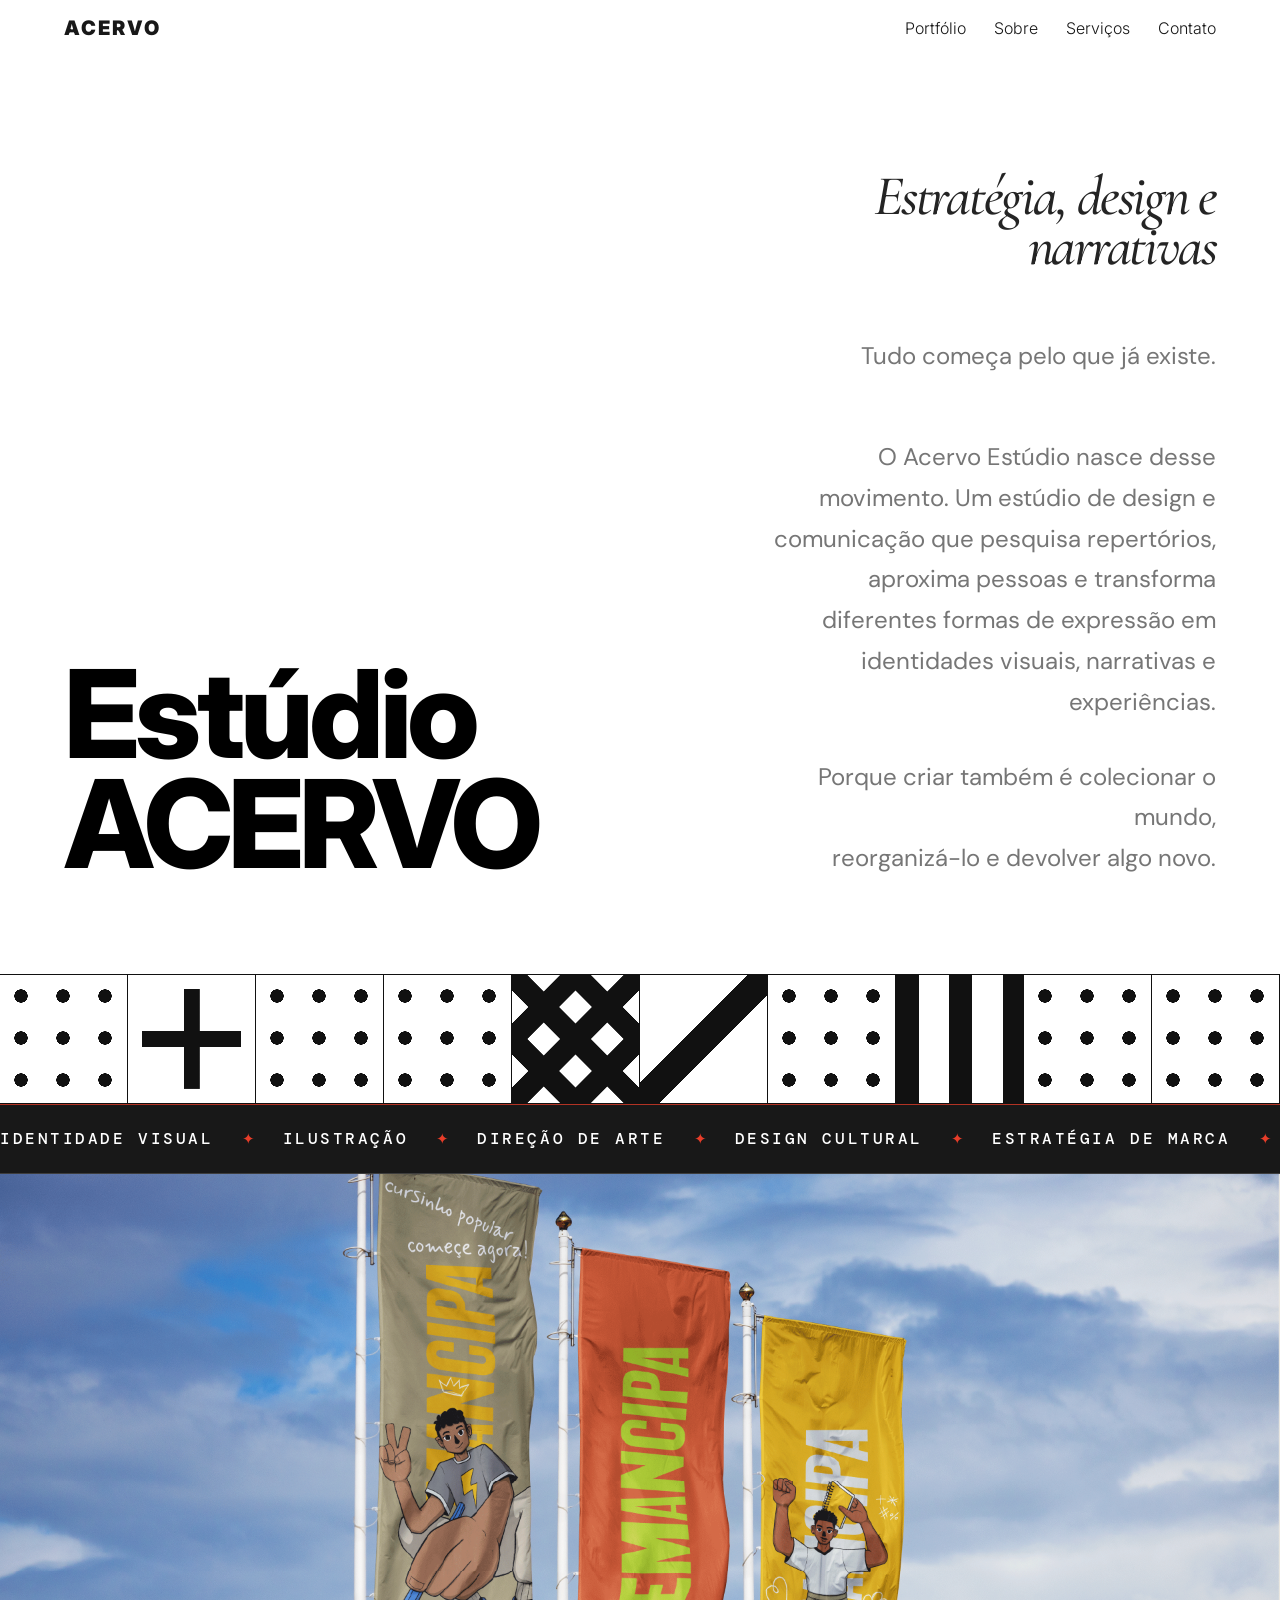
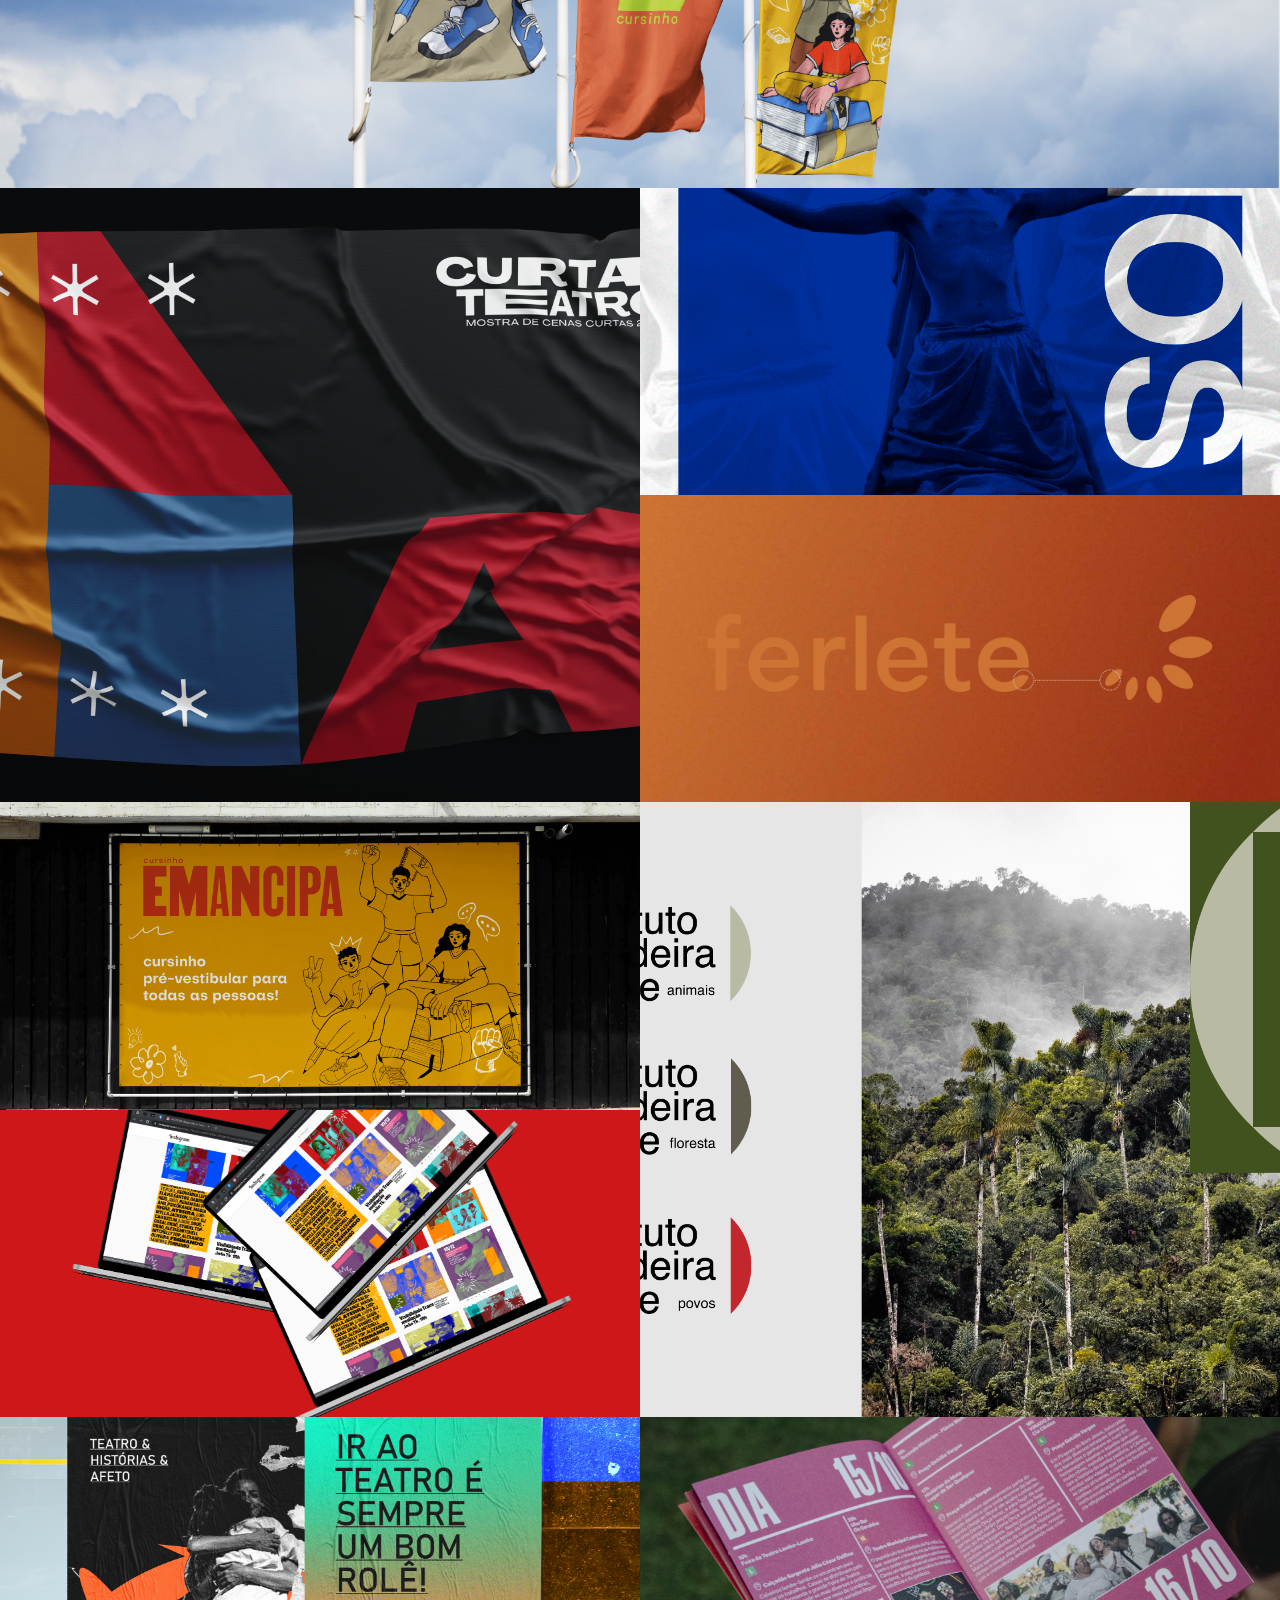
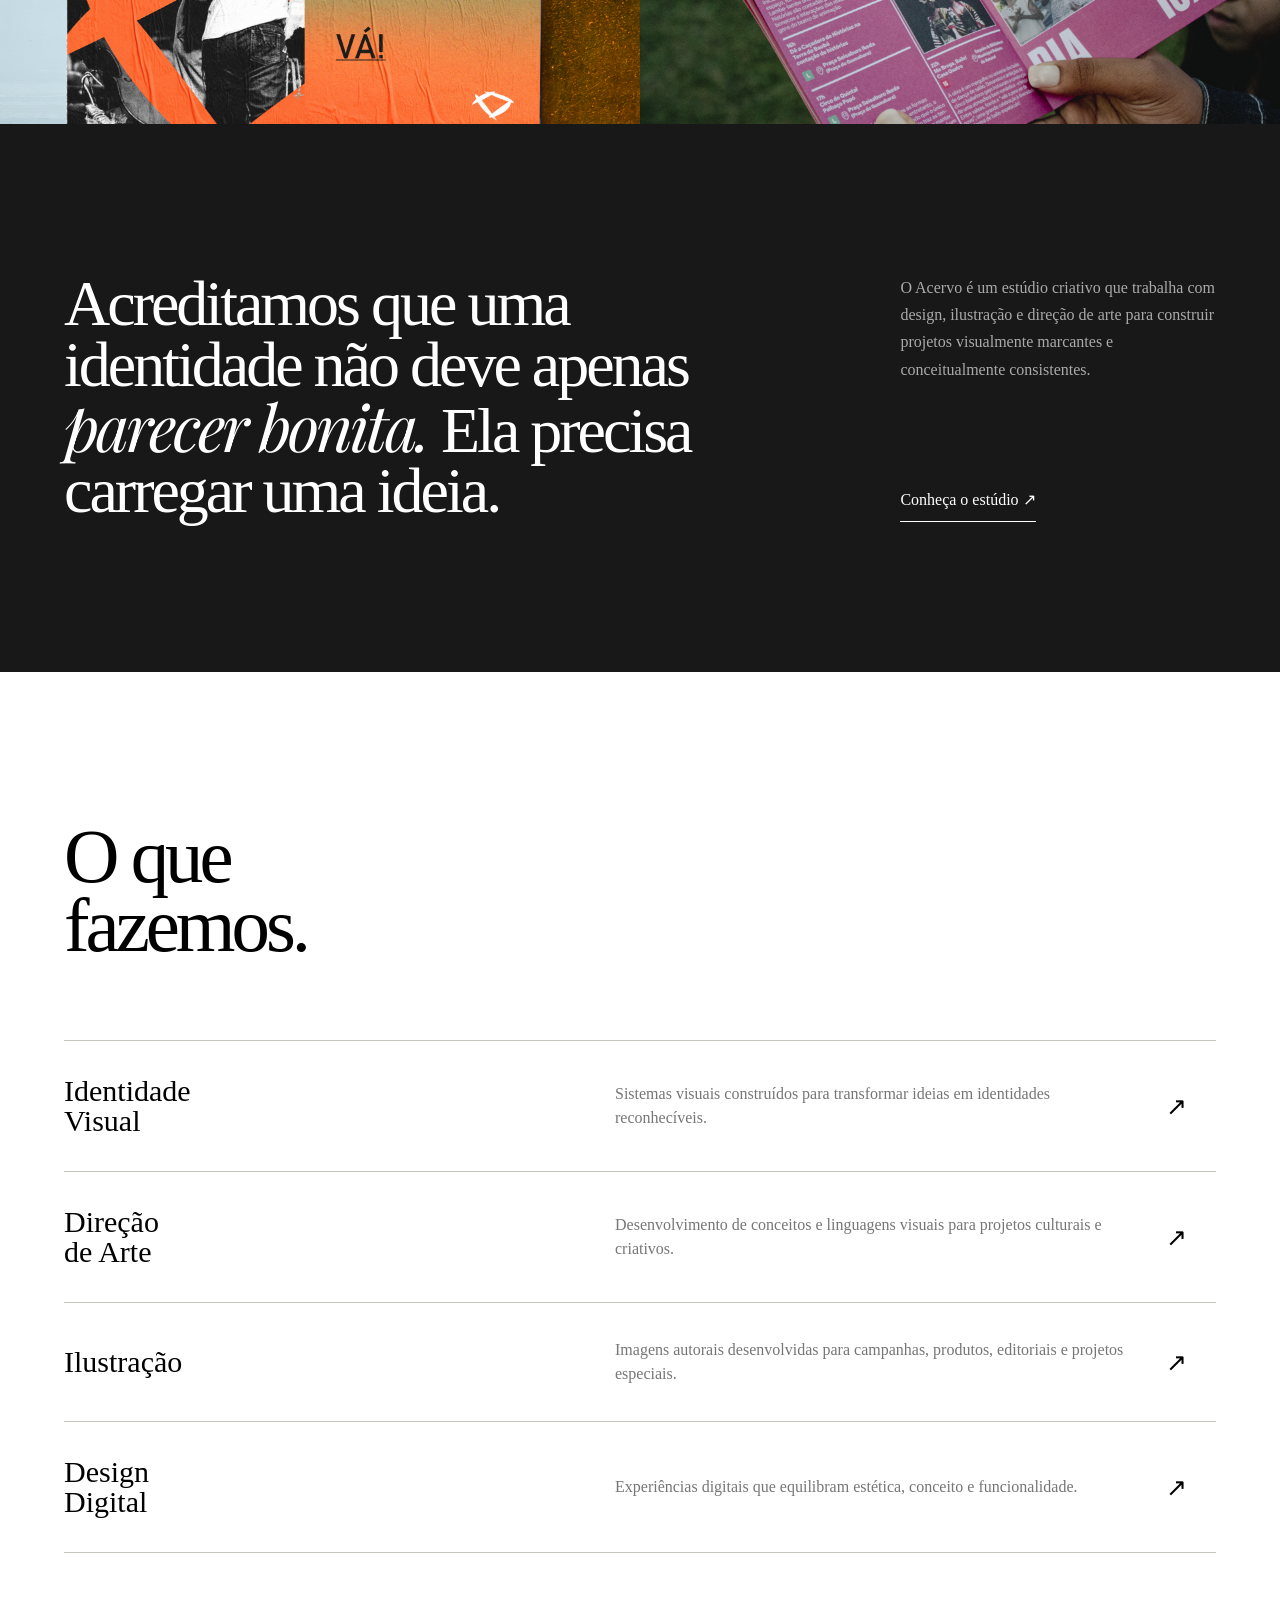
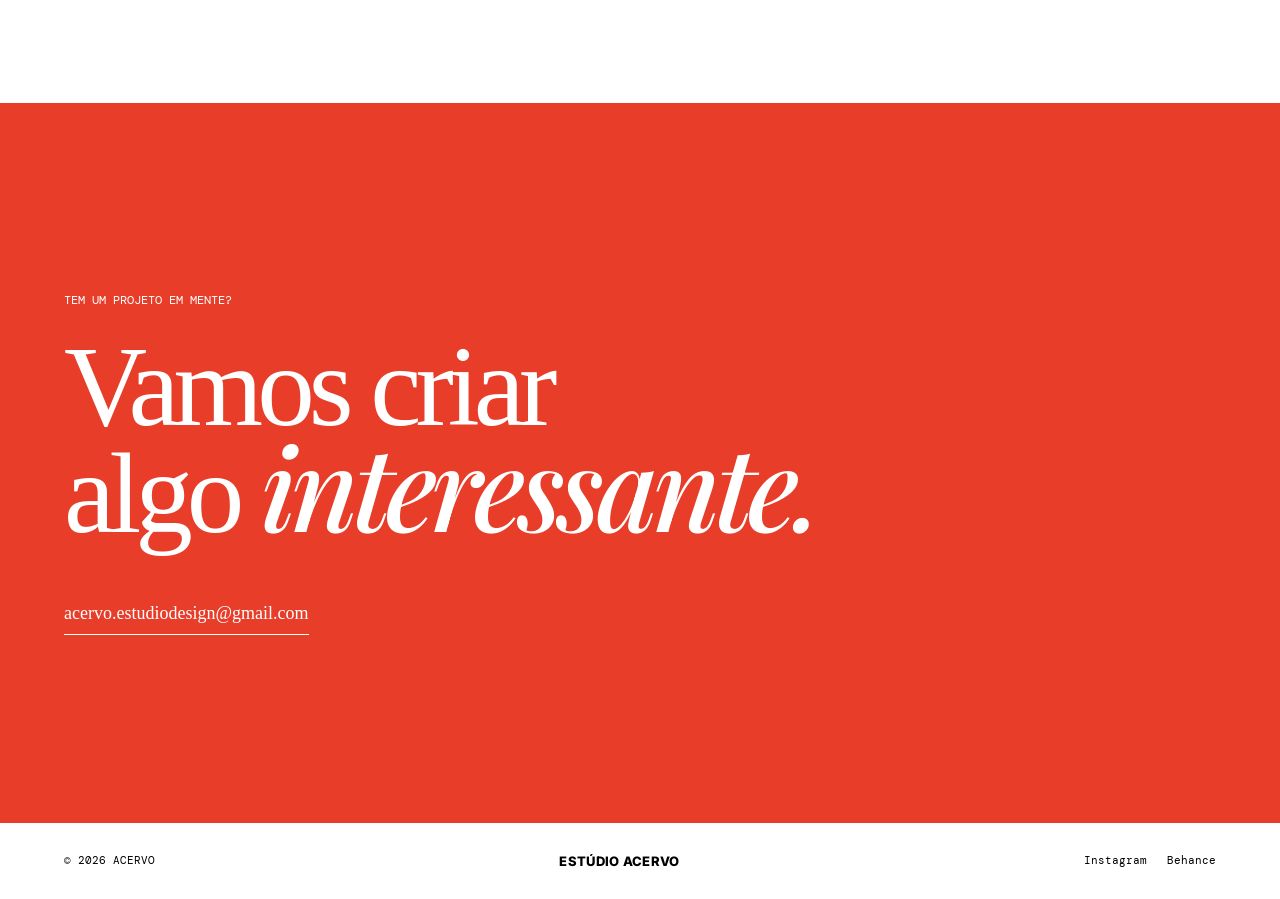
<file: index.html>
<!DOCTYPE html>
<html lang="pt-BR">
<head>
    <meta charset="UTF-8">
    <meta name="viewport" content="width=device-width, initial-scale=1.0">

    <title>Acervo — Estúdio Criativo</title>

    <link rel="stylesheet" href="style.css">

    <!-- Google Font -->
    <link rel="preconnect" href="https://fonts.googleapis.com">
    <link rel="preconnect" href="https://fonts.gstatic.com" crossorigin>

    <link href="https://fonts.googleapis.com/css2?family=DM+Mono&family=DM+Sans:wght@400;500;600;700&family=Inter:wght@300;400;800;900&family=Playfair+Display:wght@500;600;700;800&family=Cormorant+Garamond:wght@400;500;600;700&display=swap" rel="stylesheet">
</head>

<body>
    <div class="page-transition" aria-hidden="true"></div>

    <header class="header">
        <nav class="menu" aria-label="Menu principal">
            <a href="index.html" class="logo">ACERVO</a>

            <div class="menu-box">
                <div class="menu-links">
                    <a href="portfolio.html">Portfólio</a>
                    <a href="index.html#sobre">Sobre</a>
                    <a href="index.html#servicos">Serviços</a>
                    <a href="index.html#contato">Contato</a>
                </div>
            </div>
        </nav>
    </header>

    <section class="hero-slider">
        <div class="hero hero-simple hero-grids">
            <div class="hero-grid hero-grid--left hero-grid--title">
                <h1>Estúdio ACERVO</h1>
            </div>

            <div class="hero-grid hero-grid--right hero-grid--content">
                <div class="hero-grid--descriptor">
                    <p>Estratégia, design e narrativas</p>
                </div>

                <div class="hero-grid--intro">
                    <h2>Tudo começa pelo que já existe.</h2>

                    <div>
                        <p>
                            O Acervo Estúdio nasce desse movimento. Um estúdio de design e comunicação que pesquisa repertórios, aproxima pessoas e transforma diferentes formas de expressão em identidades visuais, narrativas e experiências.
                        </p>

                        <p>
                            Porque criar também é colecionar o mundo,<br>
                            reorganizá-lo e devolver algo novo.
                        </p>
                    </div>
                </div>
            </div>
        </div>
    </section>

    <div class="patchwork" aria-hidden="true">
        <div class="patch p-dots"></div>
        <div class="patch p-checker"></div>
        <div class="patch p-circle"><span></span></div>
        <div class="patch p-diagonal"></div>
        <div class="patch p-cross"><span></span></div>
        <div class="patch p-rings"></div>
        <div class="patch p-half"></div>
        <div class="patch p-grid"></div>
        <div class="patch p-zigzag"></div>
        <div class="patch p-target"></div>
    </div>

    <section class="marquee" aria-label="Lista de especialidades">
        <div class="marquee-track">
            <span>IDENTIDADE VISUAL</span>
            <span>✦</span>
            <span>ILUSTRAÇÃO</span>
            <span>✦</span>
            <span>DIREÇÃO DE ARTE</span>
            <span>✦</span>
            <span>DESIGN CULTURAL</span>
            <span>✦</span>
            <span>ESTRATÉGIA DE MARCA</span>
            <span>✦</span>
            <span>DESIGN EDITORIAL</span>
            <span>✦</span>
            <span>CAMPANHAS</span>
            <span>✦</span>
            <span>CONTEÚDO E REDES</span>
            <span>✦</span>
            <span>EXPERIÊNCIAS DIGITAIS</span>
            <span>✦</span>

            <span>IDENTIDADE VISUAL</span>
            <span>✦</span>
            <span>ILUSTRAÇÃO</span>
            <span>✦</span>
            <span>DIREÇÃO DE ARTE</span>
            <span>✦</span>
            <span>DESIGN CULTURAL</span>
            <span>✦</span>
            <span>ESTRATÉGIA DE MARCA</span>
            <span>✦</span>
            <span>DESIGN EDITORIAL</span>
            <span>✦</span>
            <span>CAMPANHAS</span>
            <span>✦</span>
            <span>CONTEÚDO E REDES</span>
            <span>✦</span>
            <span>EXPERIÊNCIAS DIGITAIS</span>
            <span>✦</span>
        </div>
    </section>

    <section id="portfolio" class="portfolio section">
        <div class="projects-grid">
            <article class="project project-large">
                <a href="emancipa.html" class="project-image-link" aria-label="Abrir projeto Emancipa">
                    <div class="project-image image-red">
                        <img src="images/image1.png" alt="Banner do projeto Emancipa">
                    </div>
                </a>

                <div class="project-info">
                    <div>
                        <h3>Emancipa</h3>
                        <p>Identidade Visual</p>
                    </div>

                    <span class="arrow">↗</span>
                </div>
            </article>

            <article class="project">
                <a href="mostra-cenas-curtas.html" class="project-image-link" aria-label="Abrir projeto Mostra de Cenas Curtas">
                    <div class="project-image image-fabric">
                        <img src="images/image5.png" alt="Composição têxtil em cores vibrantes">
                    </div>
                </a>

                <div class="project-info">
                    <div>
                        <h3>Mostra de Cenas Curtas</h3>
                        <p>Direção de Arte</p>
                    </div>

                    <span class="arrow">↗</span>
                </div>
            </article>

            <article class="project">
                <a href="obs.html" class="project-image-link" aria-label="Abrir projeto OBS">
                    <div class="project-image image-purple">
                        <img src="images/image4.png" alt="Cartaz azul da mostra repertório OBS">
                    </div>
                </a>

                <div class="project-info">
                    <div>
                        <h3>OBS</h3>
                        <p>Direção de Arte</p>
                    </div>

                    <span class="arrow">↗</span>
                </div>
            </article>

            <article class="project">
                <a href="ferlete.html" class="project-image-link" aria-label="Abrir projeto Ferlete">
                    <div class="project-image image-orange">
                        <img src="images/image3.png" alt="Identidade visual Ferlete em laranja">
                    </div>
                </a>

                <div class="project-info">
                    <div>
                        <h3>Ferlete</h3>
                        <p>Estratégia de Marca</p>
                    </div>

                    <span class="arrow">↗</span>
                </div>
            </article>

            <article class="project">
                <a href="cursinho-popular.html" class="project-image-link" aria-label="Abrir projeto Cursinho Popular">
                    <div class="project-image image-neutral">
                        <img src="images/image2.png" alt="Projeto gráfico com cartazes e materiais editoriais">
                    </div>
                </a>

                <div class="project-info">
                    <div>
                        <h3>Cursinho Popular</h3>
                        <p>Identidade Visual</p>
                    </div>

                    <span class="arrow">↗</span>
                </div>
            </article>

            <article class="project">
                <a href="instituto-bandeira-verde.html" class="project-image-link" aria-label="Abrir projeto Instituto Bandeira Verde">
                    <div class="project-image image-green">
                        <img src="images/4.png" alt="Identidade visual do Instituto Bandeira Verde">
                    </div>
                </a>

                <div class="project-info">
                    <div>
                        <h3>Instituto Bandeira Verde</h3>
                        <p>Identidade Visual</p>
                    </div>

                    <span class="arrow">↗</span>
                </div>
            </article>

            <article class="project">
                <a href="parada-lgbtqia-aracatuba.html" class="project-image-link" aria-label="Abrir projeto 2º Parada LGBTQIA+ de Araçatuba">
                    <div class="project-image image-red">
                        <img src="images/7.3.png" alt="Composição digital para redes sociais">
                    </div>
                </a>

                <div class="project-info">
                    <div>
                        <h3>2º PARADA LGBTQIA+ DE ARAÇATUBA</h3>
                        <p>Conteúdo e Redes</p>
                    </div>

                    <span class="arrow">↗</span>
                </div>
            </article>

            <article class="project">
                <a href="associata.html" class="project-image-link" aria-label="Abrir projeto Associata">
                    <div class="project-image image-orange">
                        <img src="images/9.png" alt="Identidade visual teatral em cores vibrantes">
                    </div>
                </a>

                <div class="project-info">
                    <div>
                        <h3>ASSOCIATA</h3>
                        <p>Direção de Arte</p>
                    </div>

                    <span class="arrow">↗</span>
                </div>
            </article>

            <article class="project">
                <a href="festara-2022.html" class="project-image-link" aria-label="Abrir projeto Festara 2022">
                    <div class="project-image image-pink">
                        <img src="images/14.png" alt="Projeto editorial em tons de rosa">
                    </div>
                </a>

                <div class="project-info">
                    <div>
                        <h3>FESTARA 2022</h3>
                        <p>Design Editorial</p>
                    </div>

                    <span class="arrow">↗</span>
                </div>
            </article>
        </div>
    </section>

    <section id="sobre" class="about section">
        <div class="about-content">
            <p class="about-main-text">
                Acreditamos que uma identidade não deve apenas <span>parecer bonita.</span>
                Ela precisa carregar uma ideia.
            </p>

            <div class="about-secondary">
                <p>
                    O Acervo é um estúdio criativo que trabalha com design, ilustração e direção de arte para construir projetos
                    visualmente marcantes e conceitualmente consistentes.
                </p>

                <a href="#" class="text-link">Conheça o estúdio ↗</a>
            </div>
        </div>
    </section>

    <section id="servicos" class="services section">
        <div class="section-header">
            <h2>
                O que<br>
                fazemos.
            </h2>
        </div>

        <div class="services-list">
            <div class="service">
                <h3>
                    Identidade<br>
                    Visual
                </h3>

                <p>
                    Sistemas visuais construídos para transformar ideias em identidades reconhecíveis.
                </p>

                <span class="service-arrow">↗</span>
            </div>

            <div class="service">
                <h3>
                    Direção<br>
                    de Arte
                </h3>

                <p>
                    Desenvolvimento de conceitos e linguagens visuais para projetos culturais e criativos.
                </p>

                <span class="service-arrow">↗</span>
            </div>

            <div class="service">
                <h3>Ilustração</h3>

                <p>
                    Imagens autorais desenvolvidas para campanhas, produtos, editoriais e projetos especiais.
                </p>

                <span class="service-arrow">↗</span>
            </div>

            <div class="service">
                <h3>
                    Design<br>
                    Digital
                </h3>

                <p>
                    Experiências digitais que equilibram estética, conceito e funcionalidade.
                </p>

                <span class="service-arrow">↗</span>
            </div>
        </div>
    </section>

    <section id="contato" class="contact">
        <span>TEM UM PROJETO EM MENTE?</span>

        <h2>
            Vamos criar<br>
            algo <span>interessante.</span>
        </h2>

        <a href="mailto:acervo.estudiodesign@gmail.com">acervo.estudiodesign@gmail.com</a>
    </section>

    <footer>
        <span>© 2026 ACERVO</span>
        <span class="footer-studio">ESTÚDIO ACERVO</span>

        <div class="footer-links">
            <a href="#">Instagram</a>
            <a href="#">Behance</a>
        </div>
    </footer>

    <script src="script.js"></script>
</body>
</html>
</file>
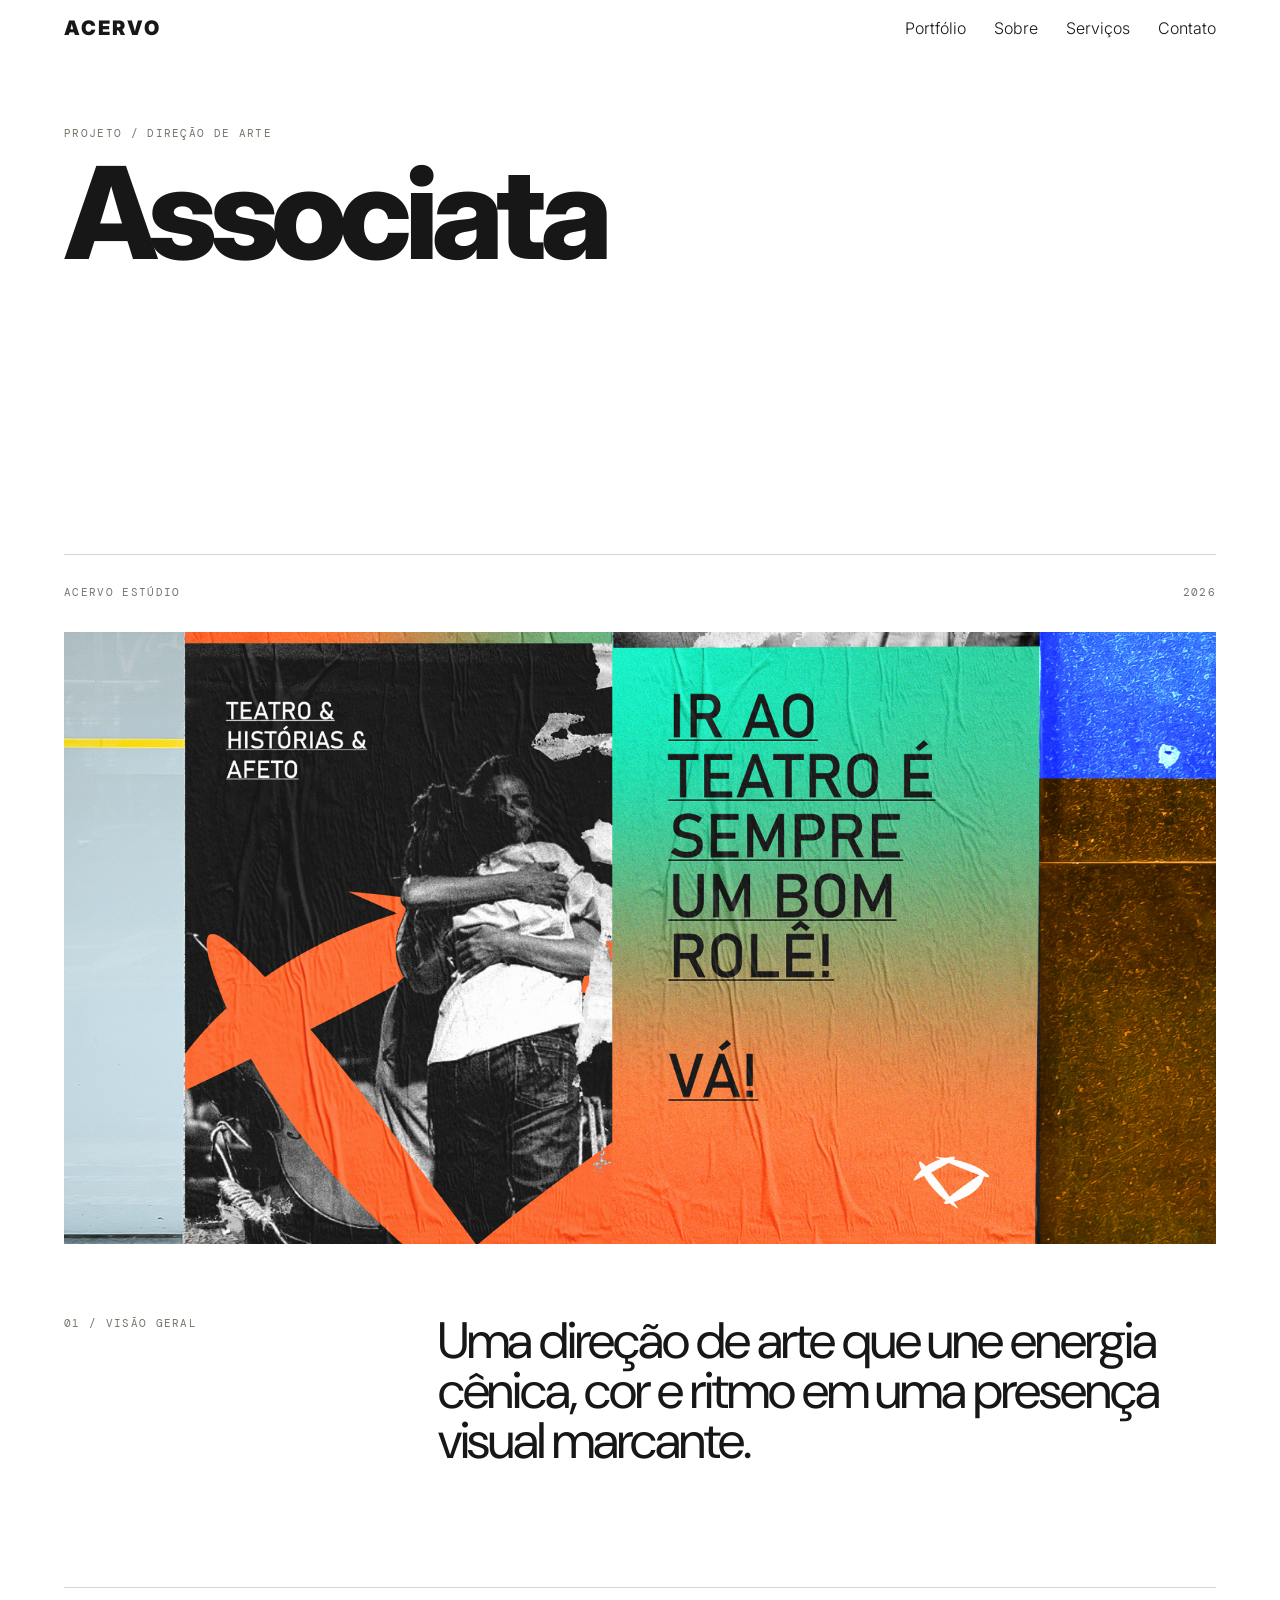
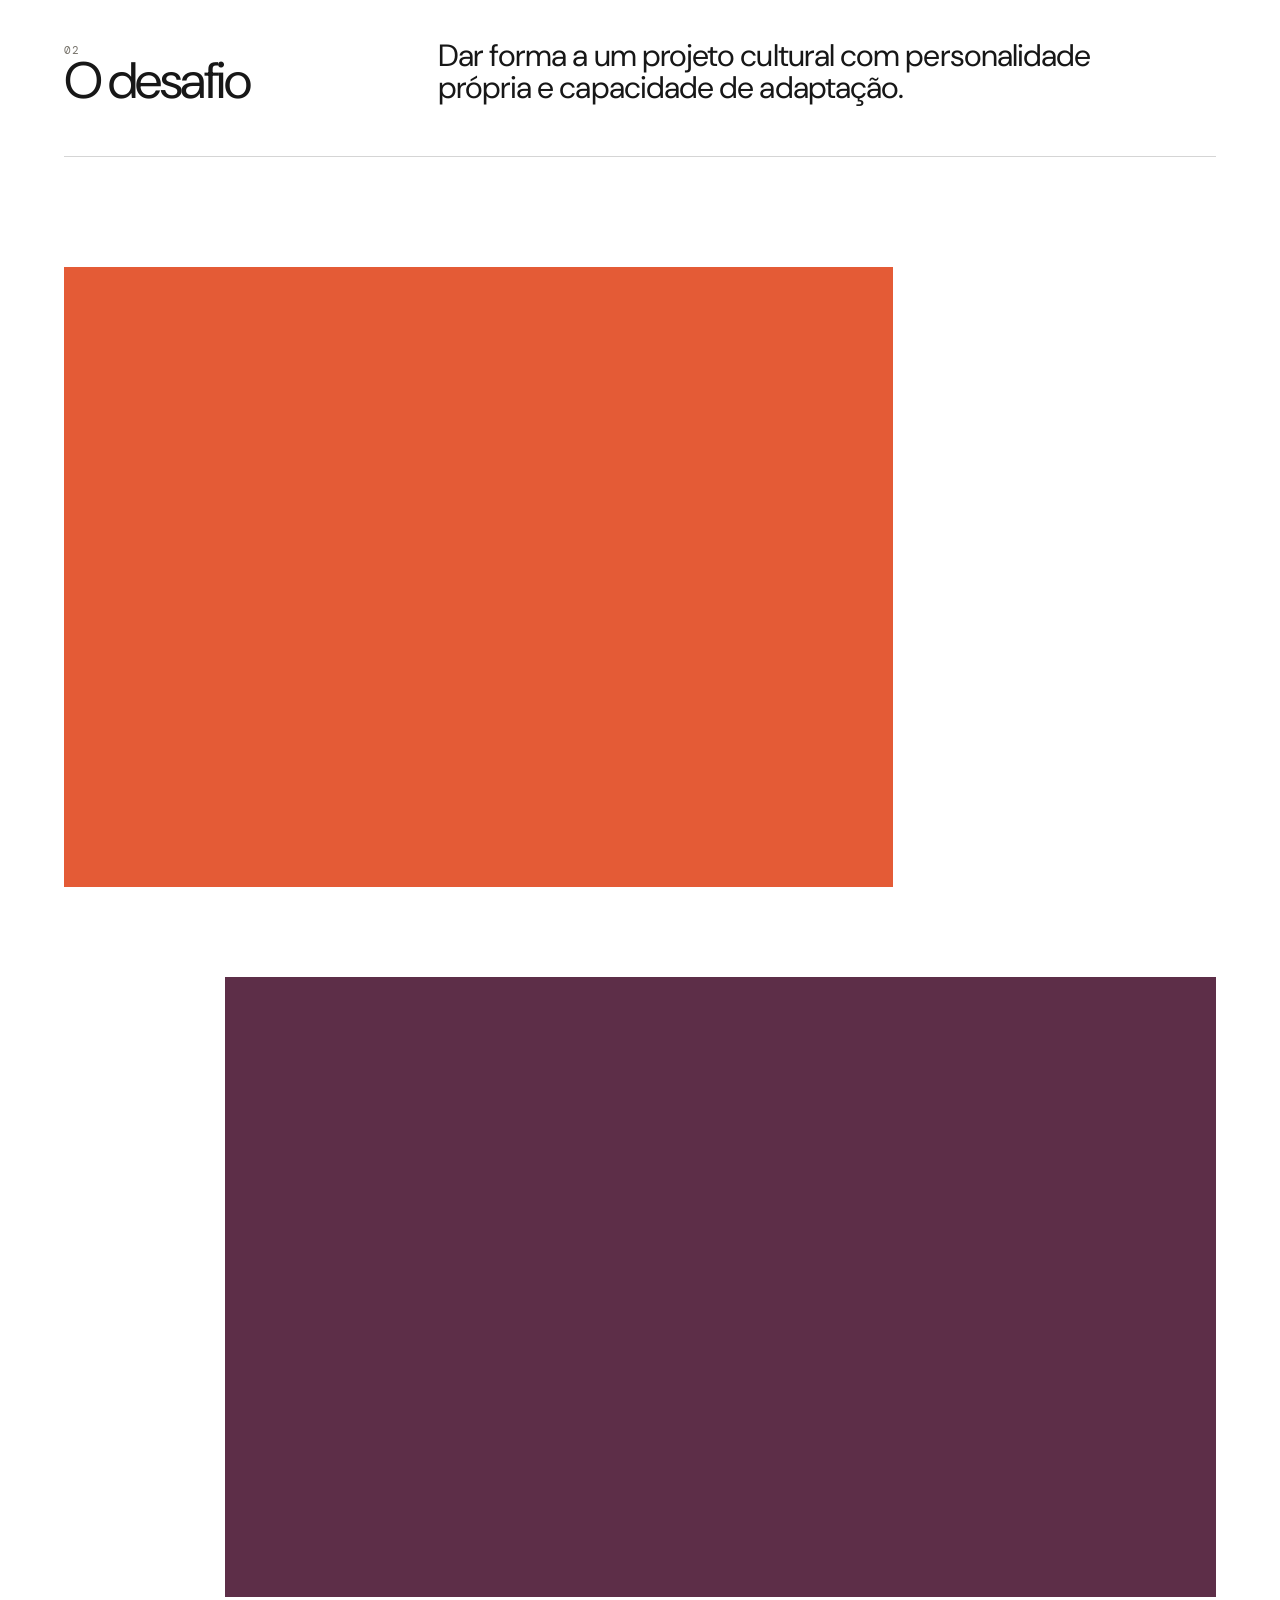
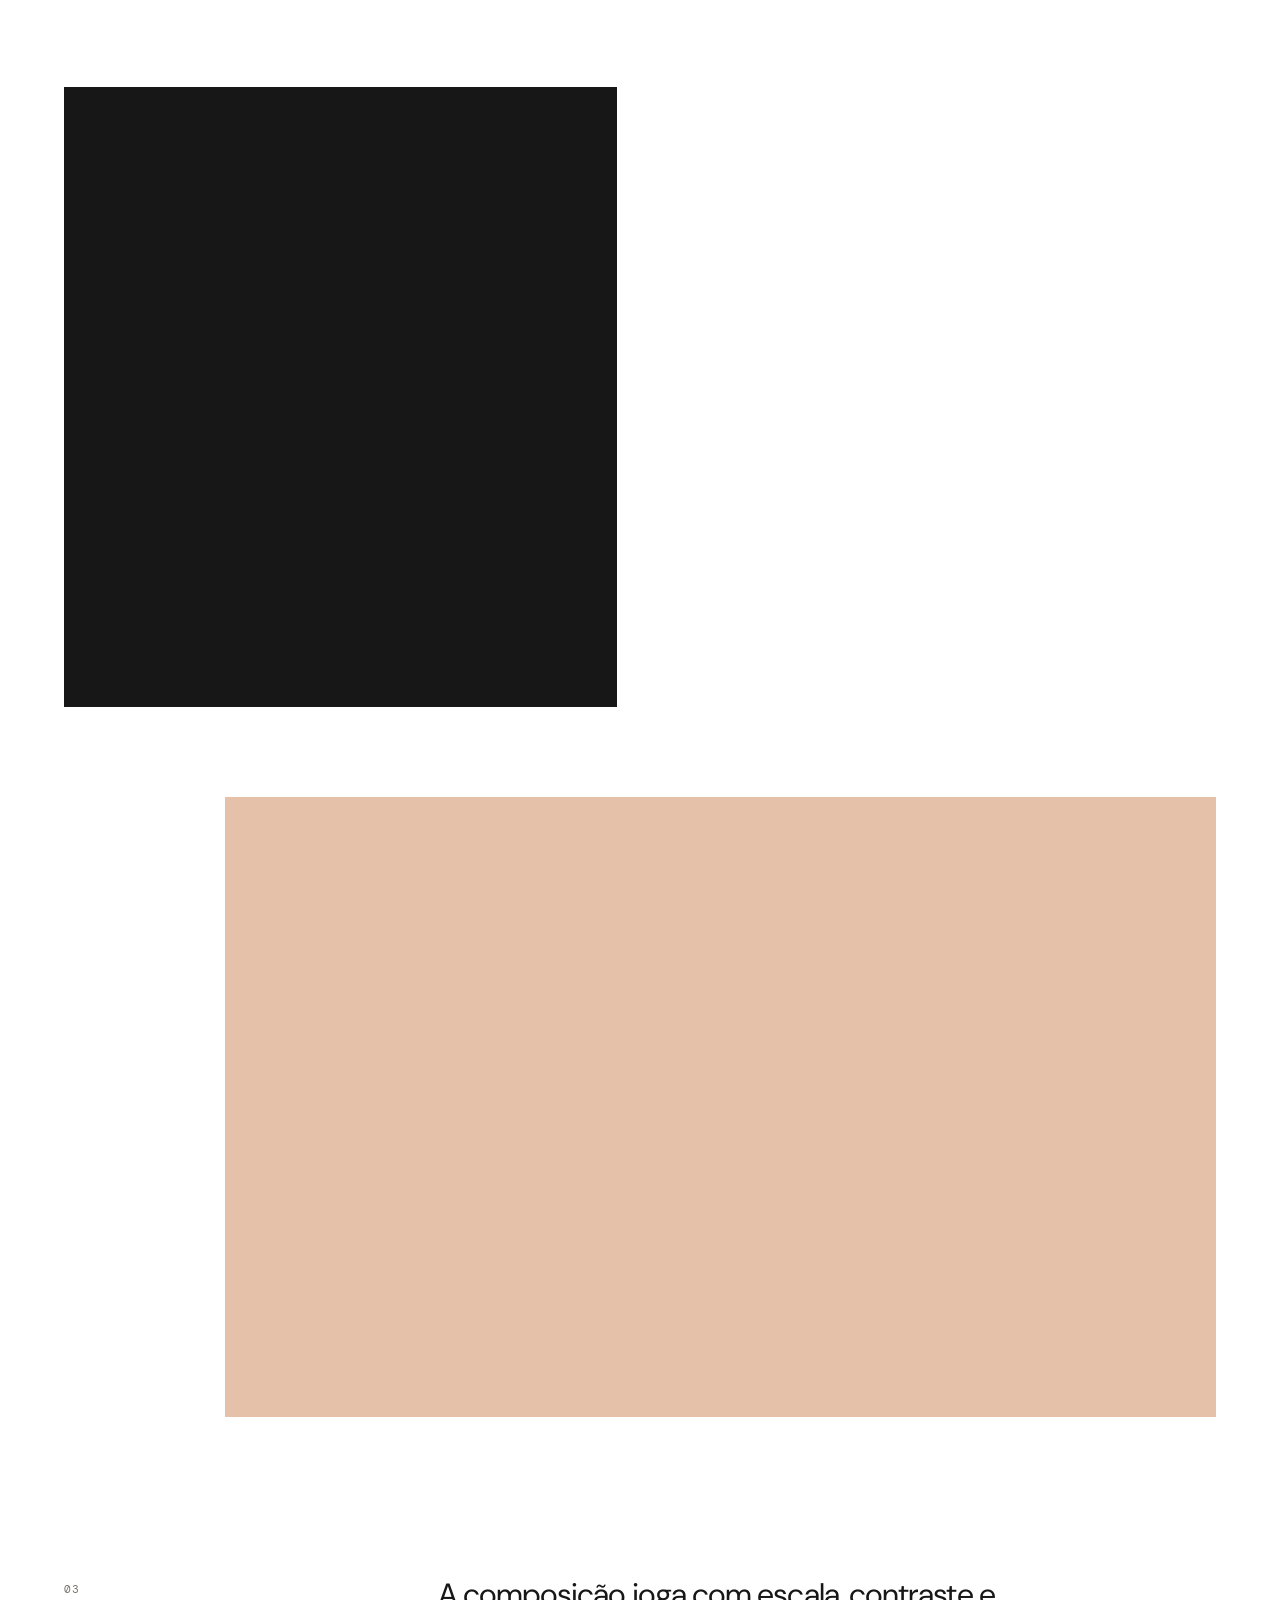
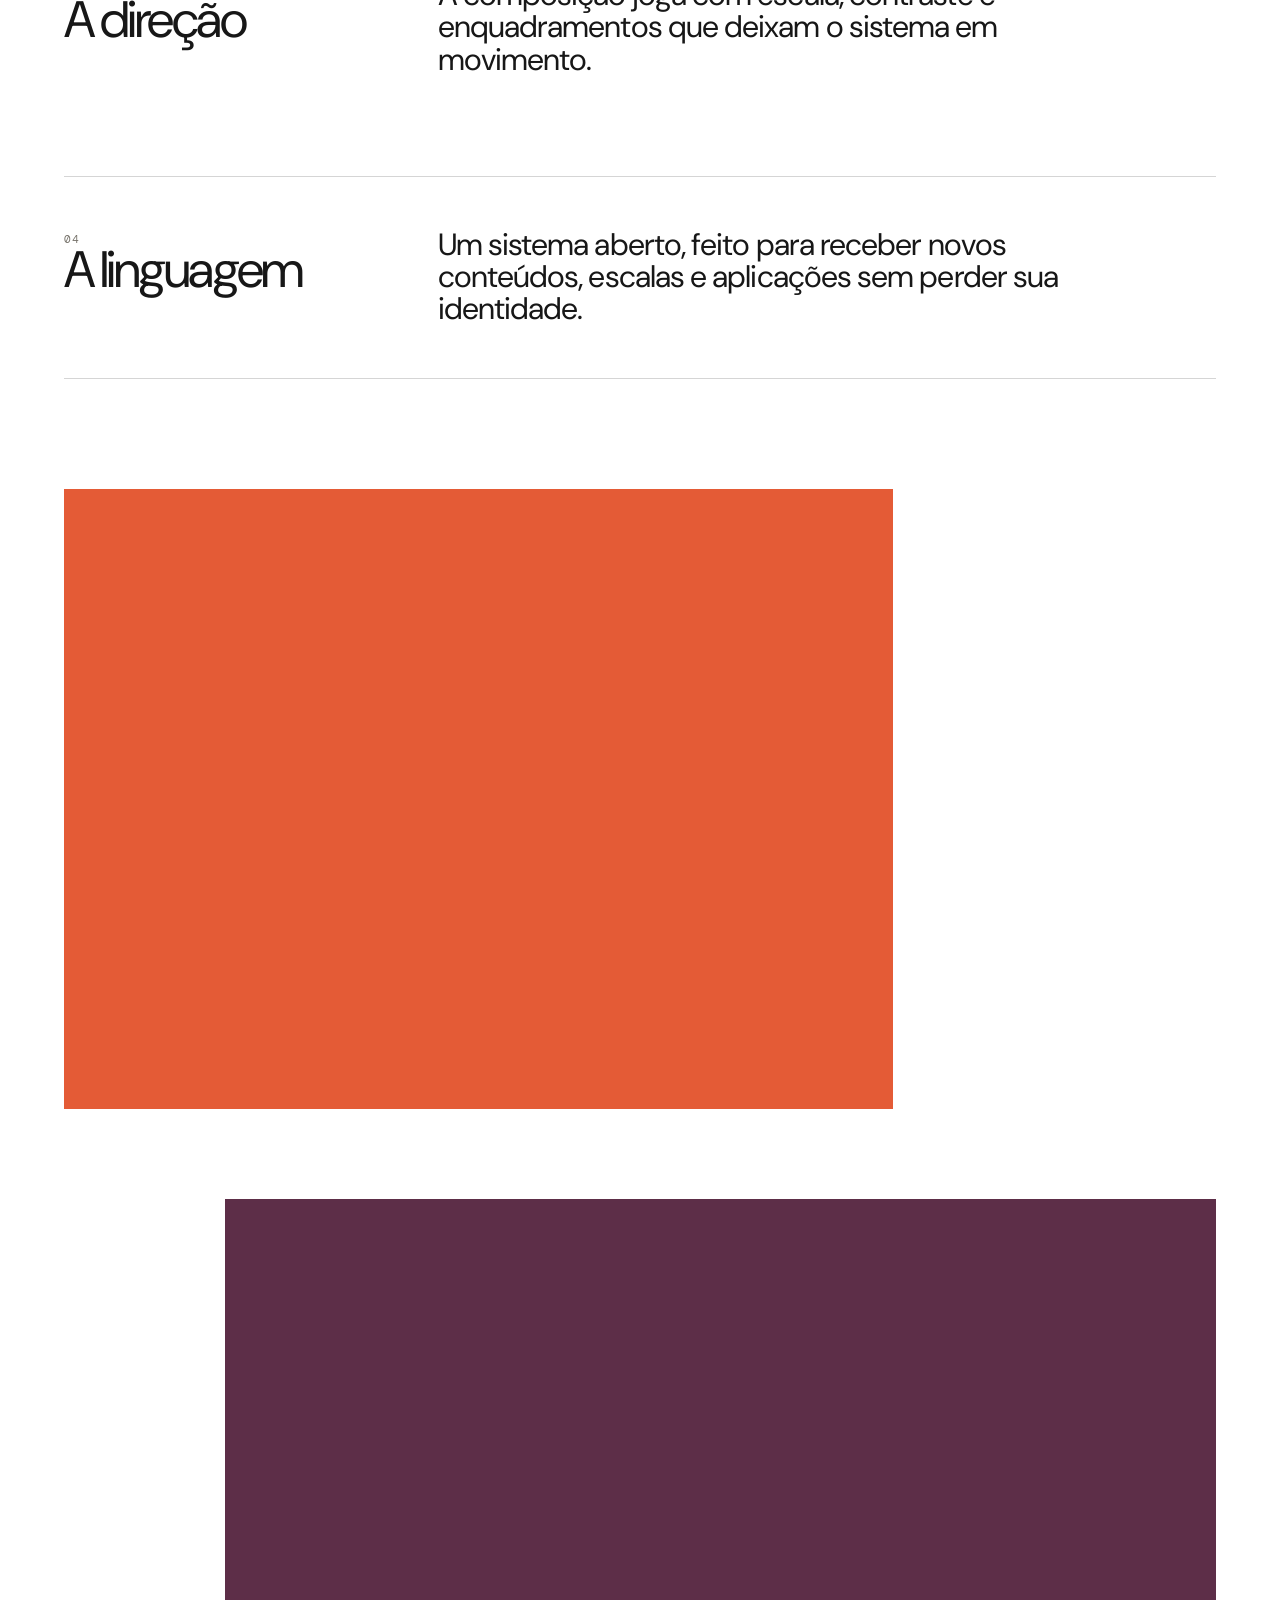
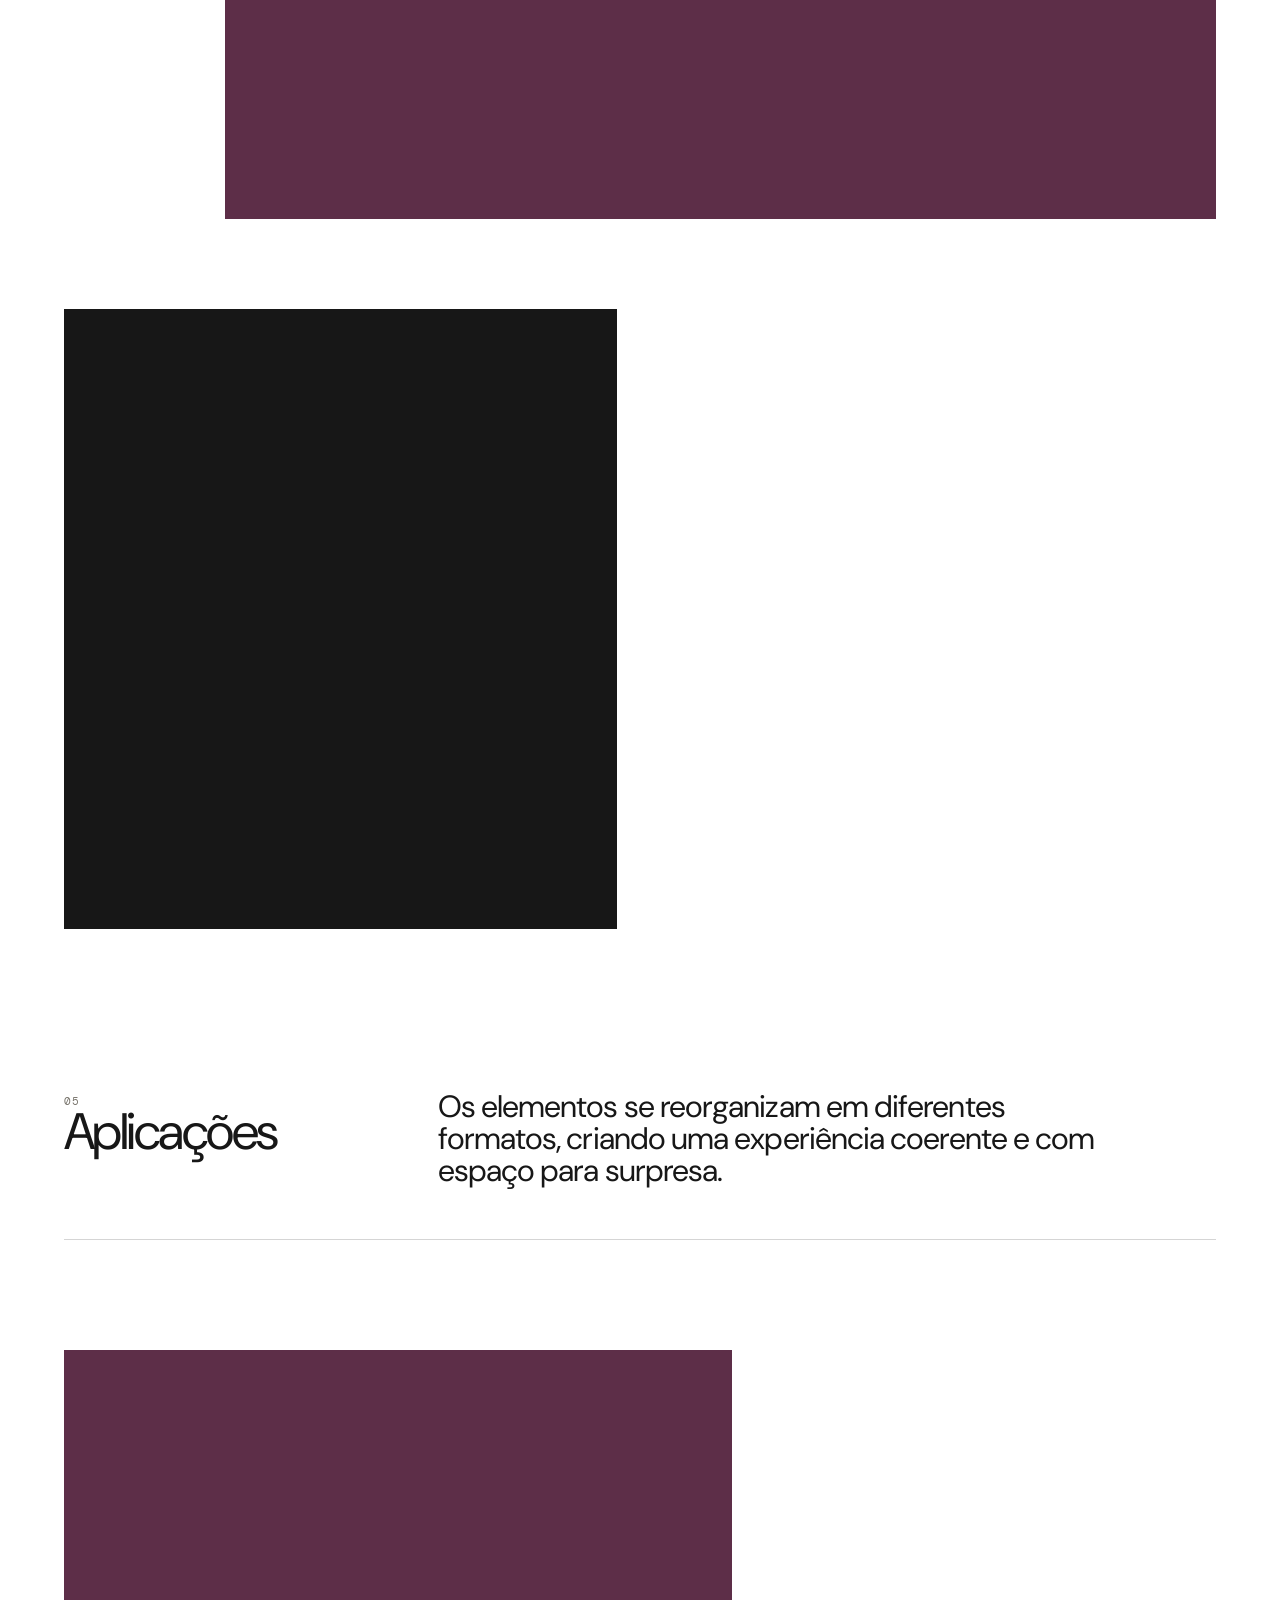
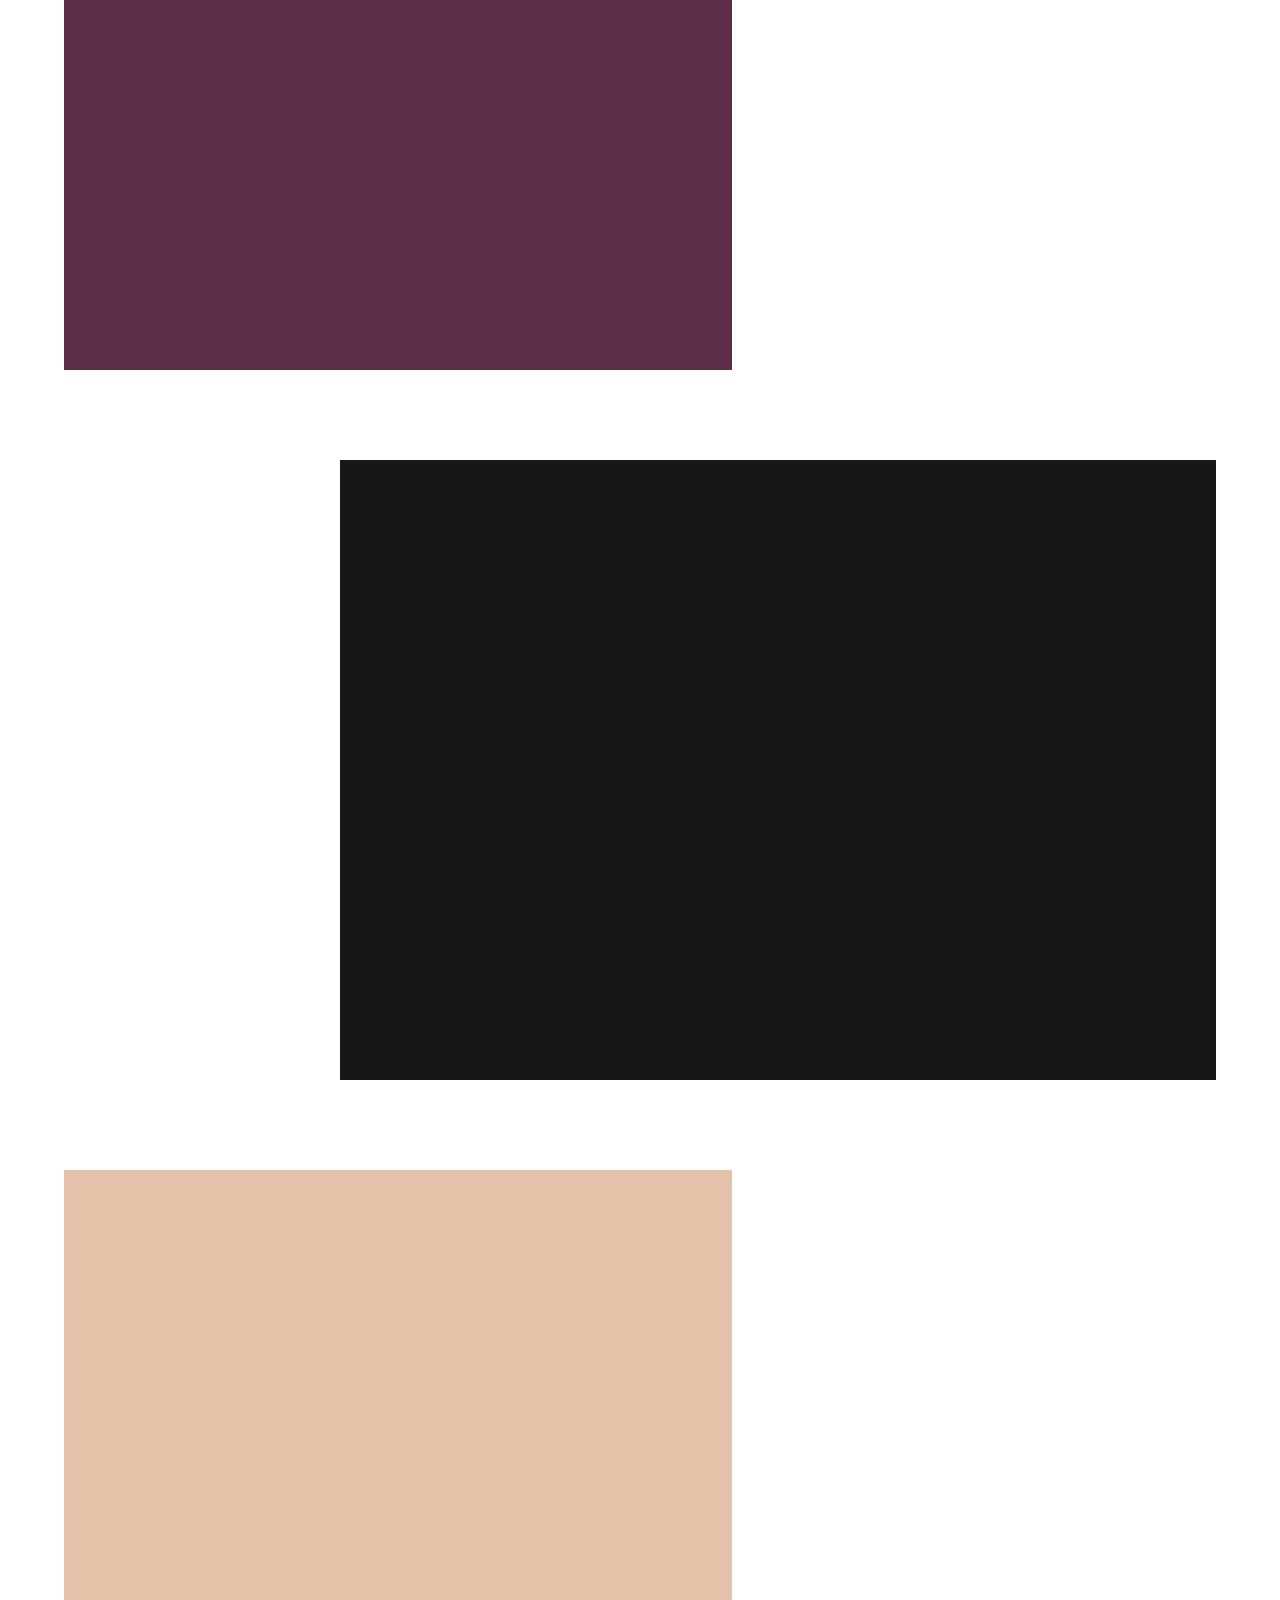
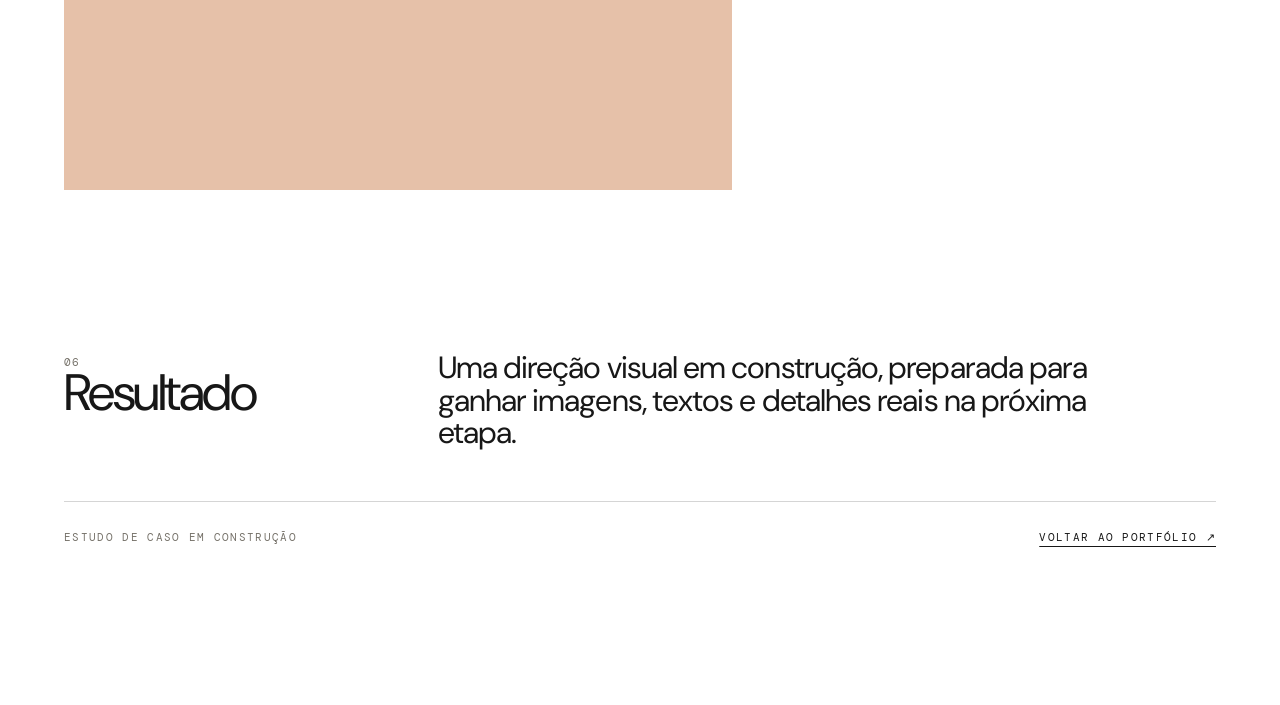
<file: associata.html>
<!DOCTYPE html>
<html lang="pt-BR">
<head>
    <meta charset="UTF-8">
    <meta name="viewport" content="width=device-width, initial-scale=1.0">
    <title>ACERVO — Associata</title>
    <link rel="stylesheet" href="style.css">
    <link rel="preconnect" href="https://fonts.googleapis.com">
    <link rel="preconnect" href="https://fonts.gstatic.com" crossorigin>
    <link href="https://fonts.googleapis.com/css2?family=DM+Mono&family=DM+Sans:wght@400;500;600;700&family=Inter:wght@300;400;800;900&family=Playfair+Display:wght@500;600;700;800&family=Cormorant+Garamond:wght@400;500;600;700&display=swap" rel="stylesheet">
</head>
<body class="project-page" data-project="associata">
    <div class="page-transition" aria-hidden="true"></div>
    <header class="header"><nav class="menu" aria-label="Menu principal"><a href="index.html" class="logo">ACERVO</a><div class="menu-box"><div class="menu-links"><a href="portfolio.html">Portfólio</a><a href="index.html#sobre">Sobre</a><a href="index.html#servicos">Serviços</a><a href="index.html#contato">Contato</a></div></div></nav></header>
    <main class="project-shell">
        <section class="project-featured"><div class="project-featured-image project-featured-image--image9"></div></section>
        <section class="project-copy"><p>Direção de arte para a Associata, unindo energia cênica, cor e ritmo em uma presença visual marcante.</p></section>
    </main>
    <script src="script.js"></script>
</body>
</html>
</file>
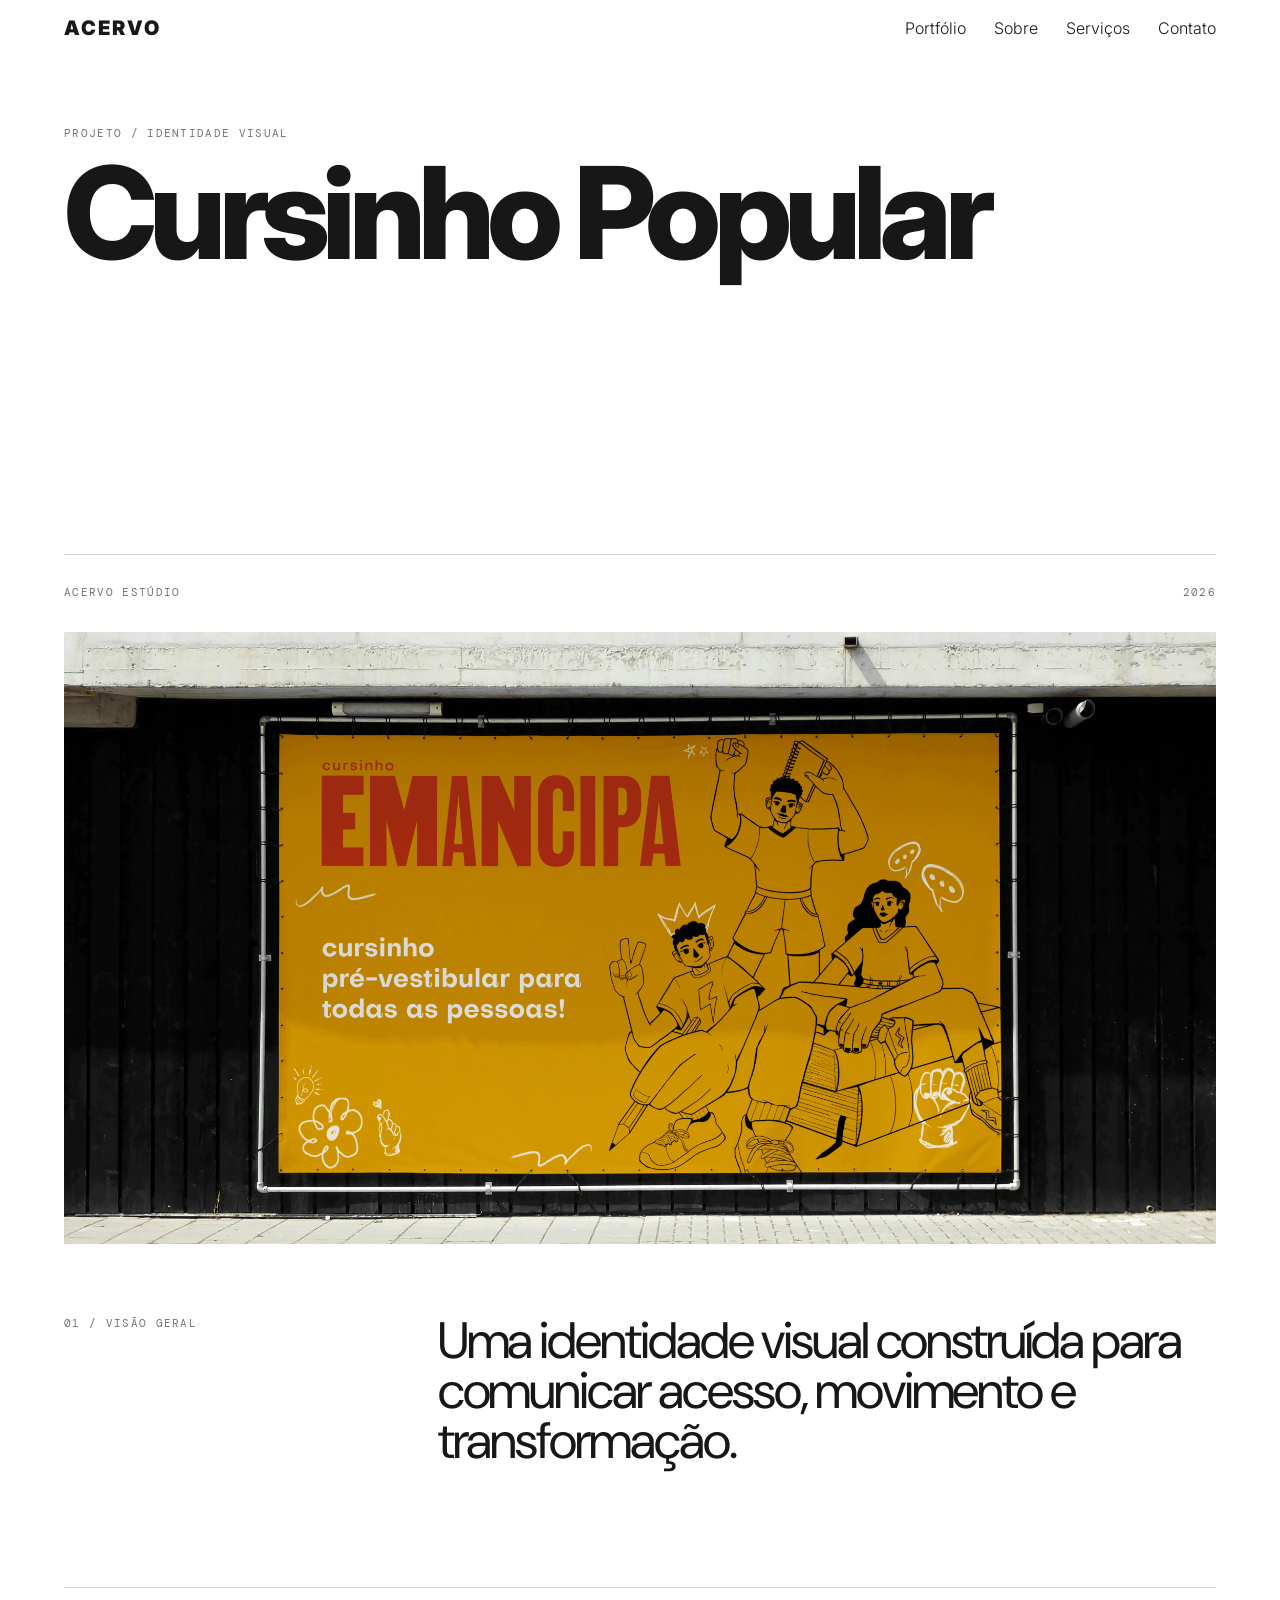
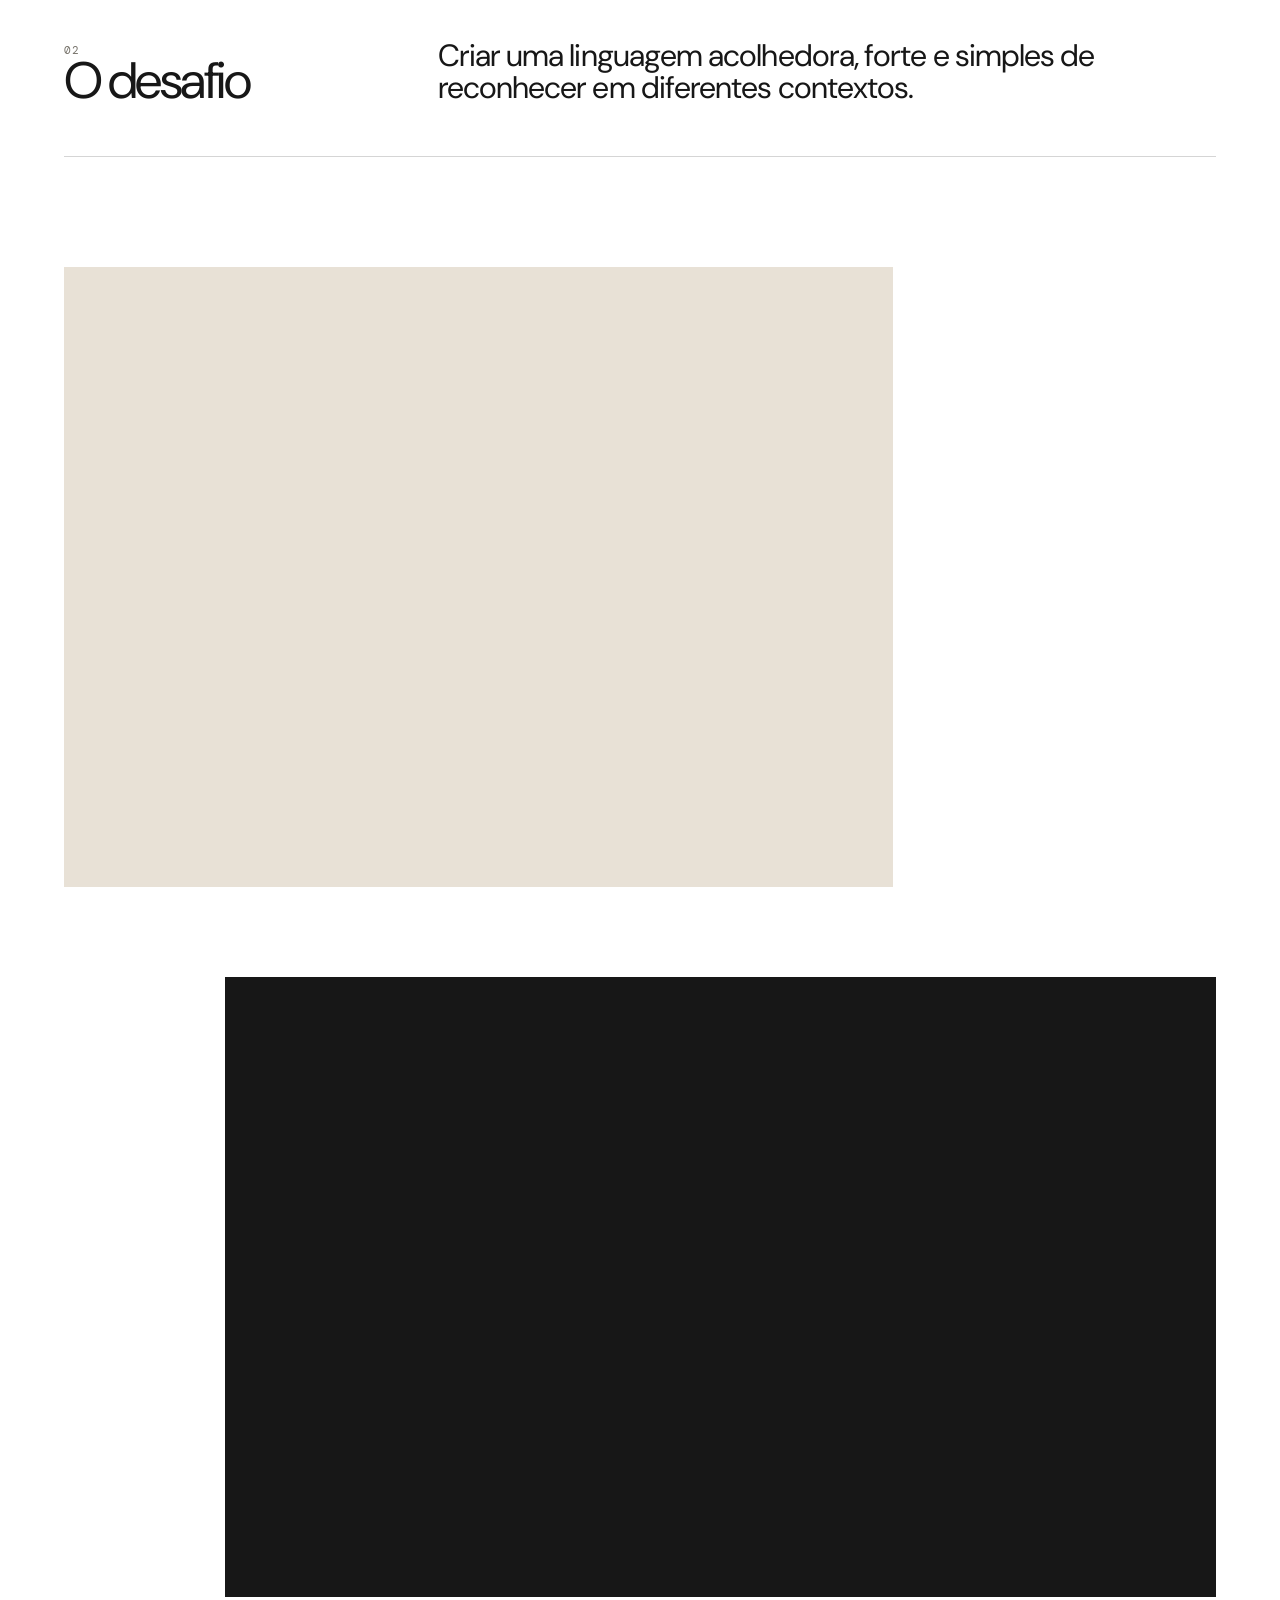
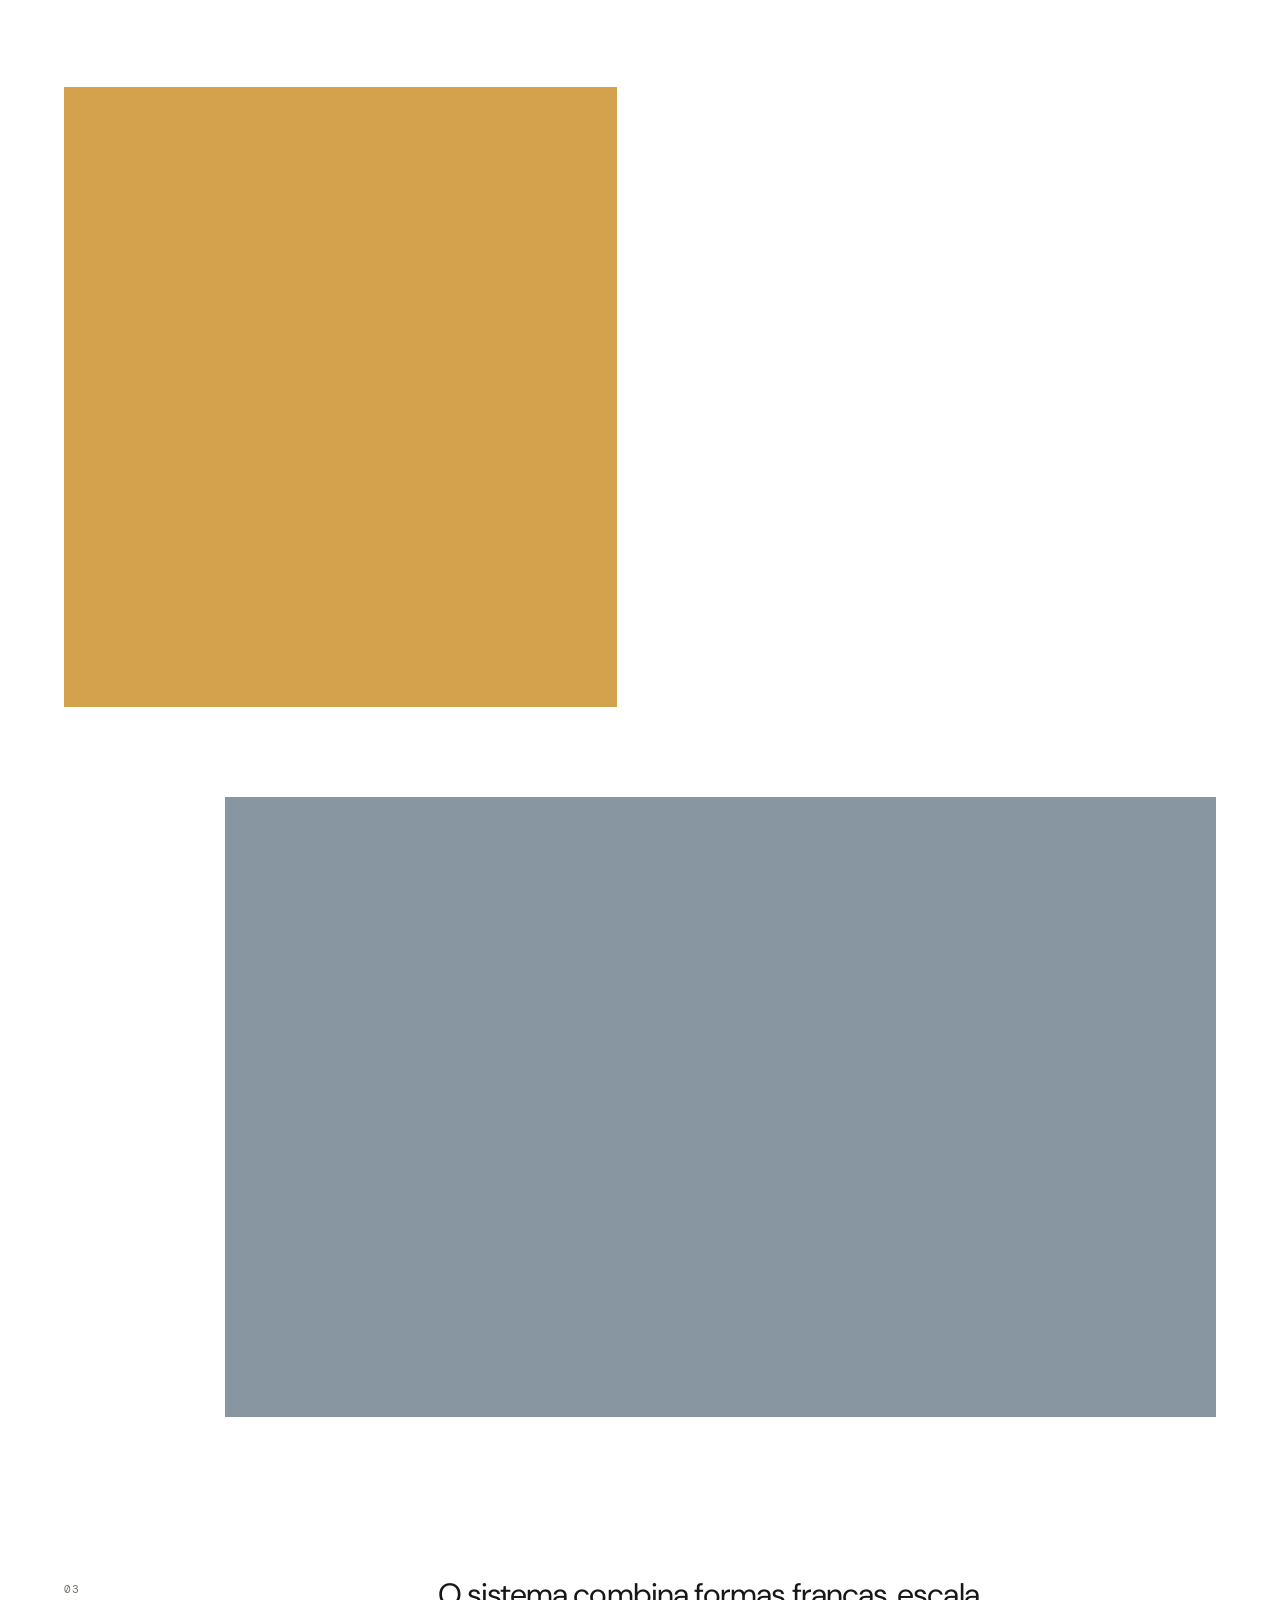
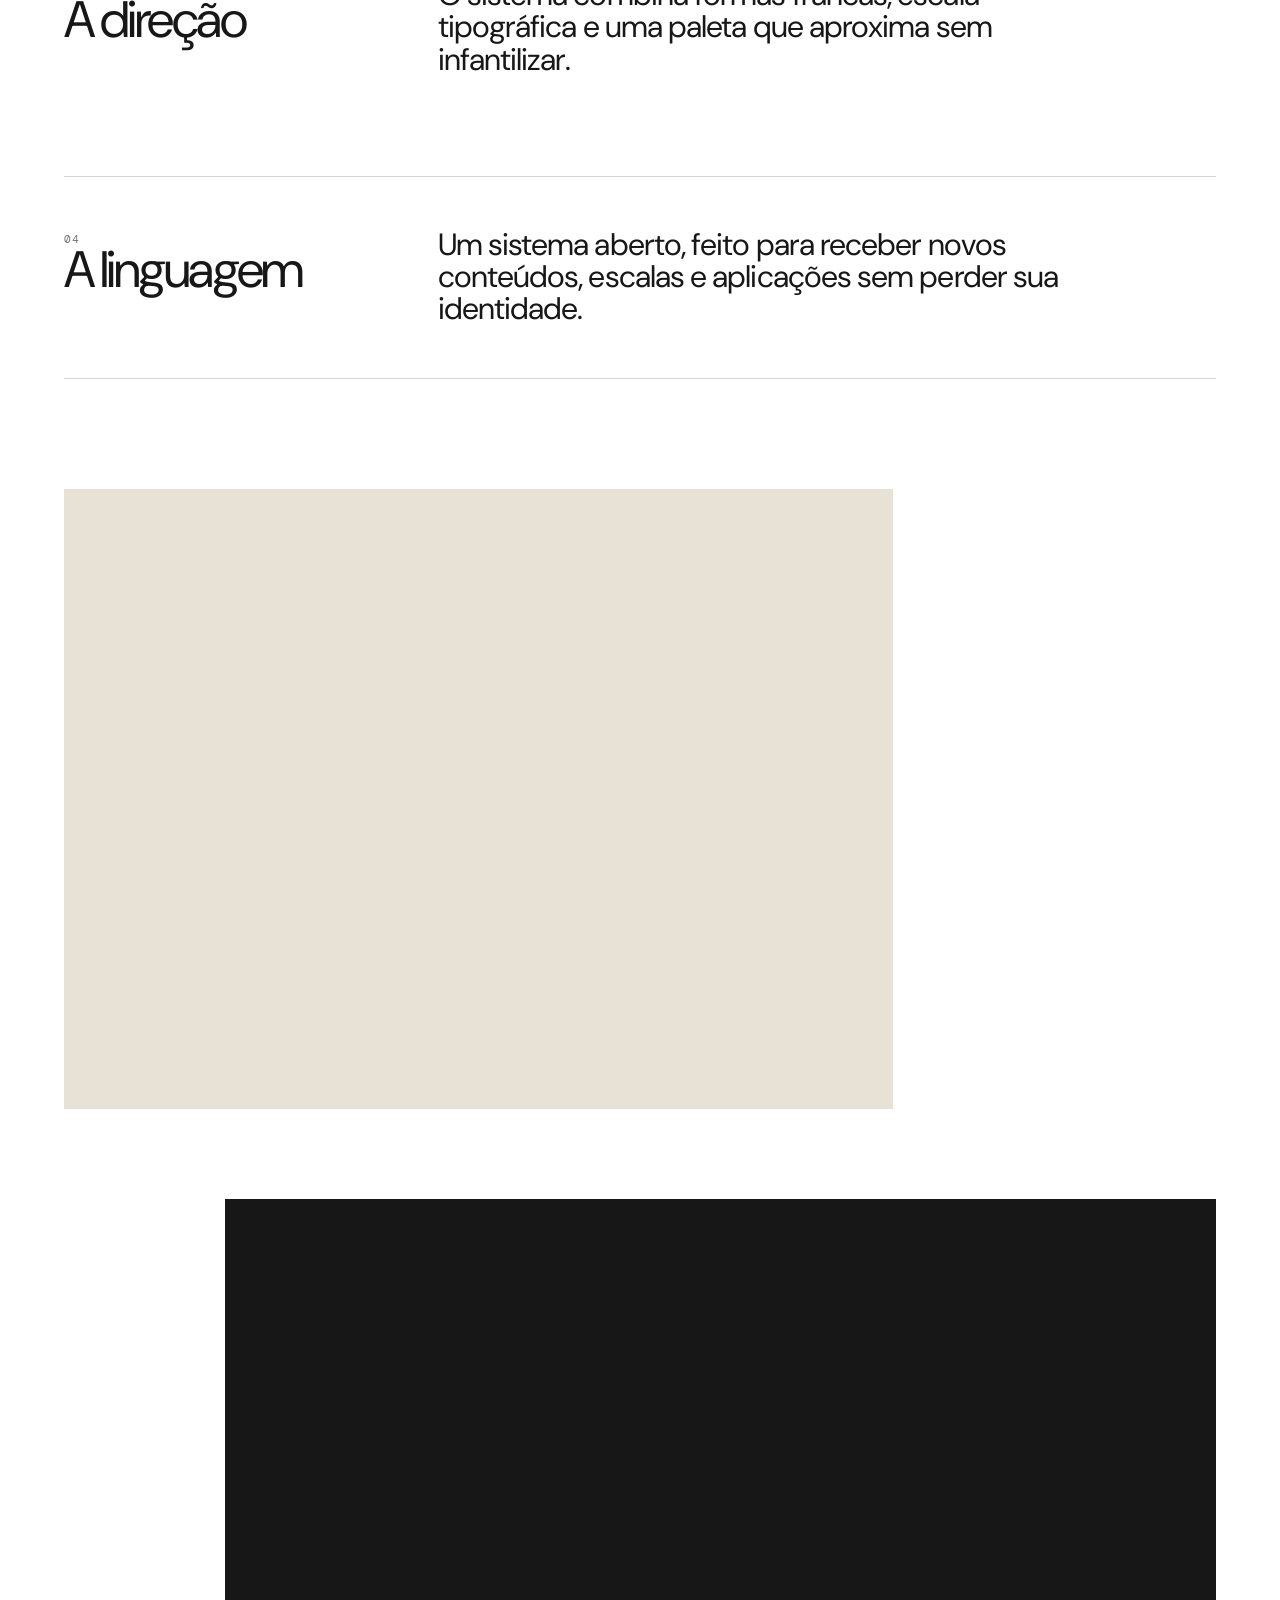
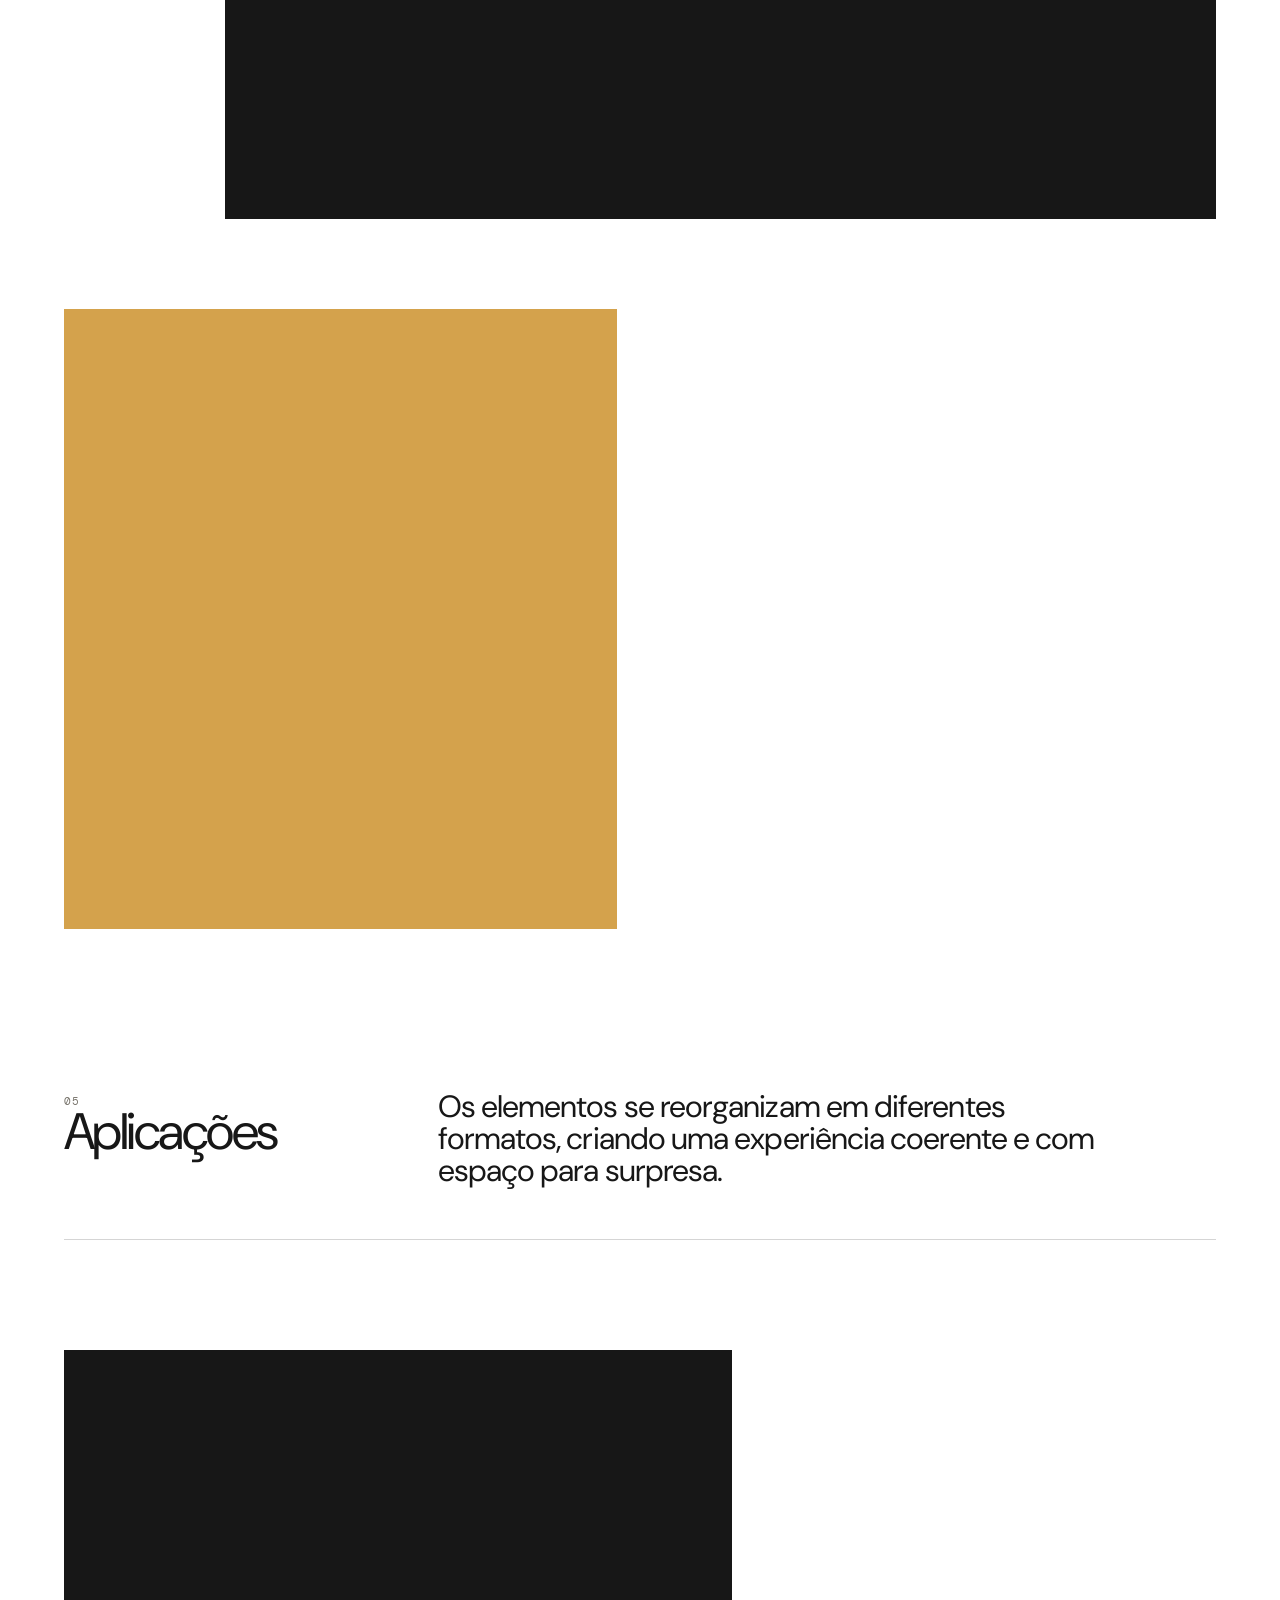
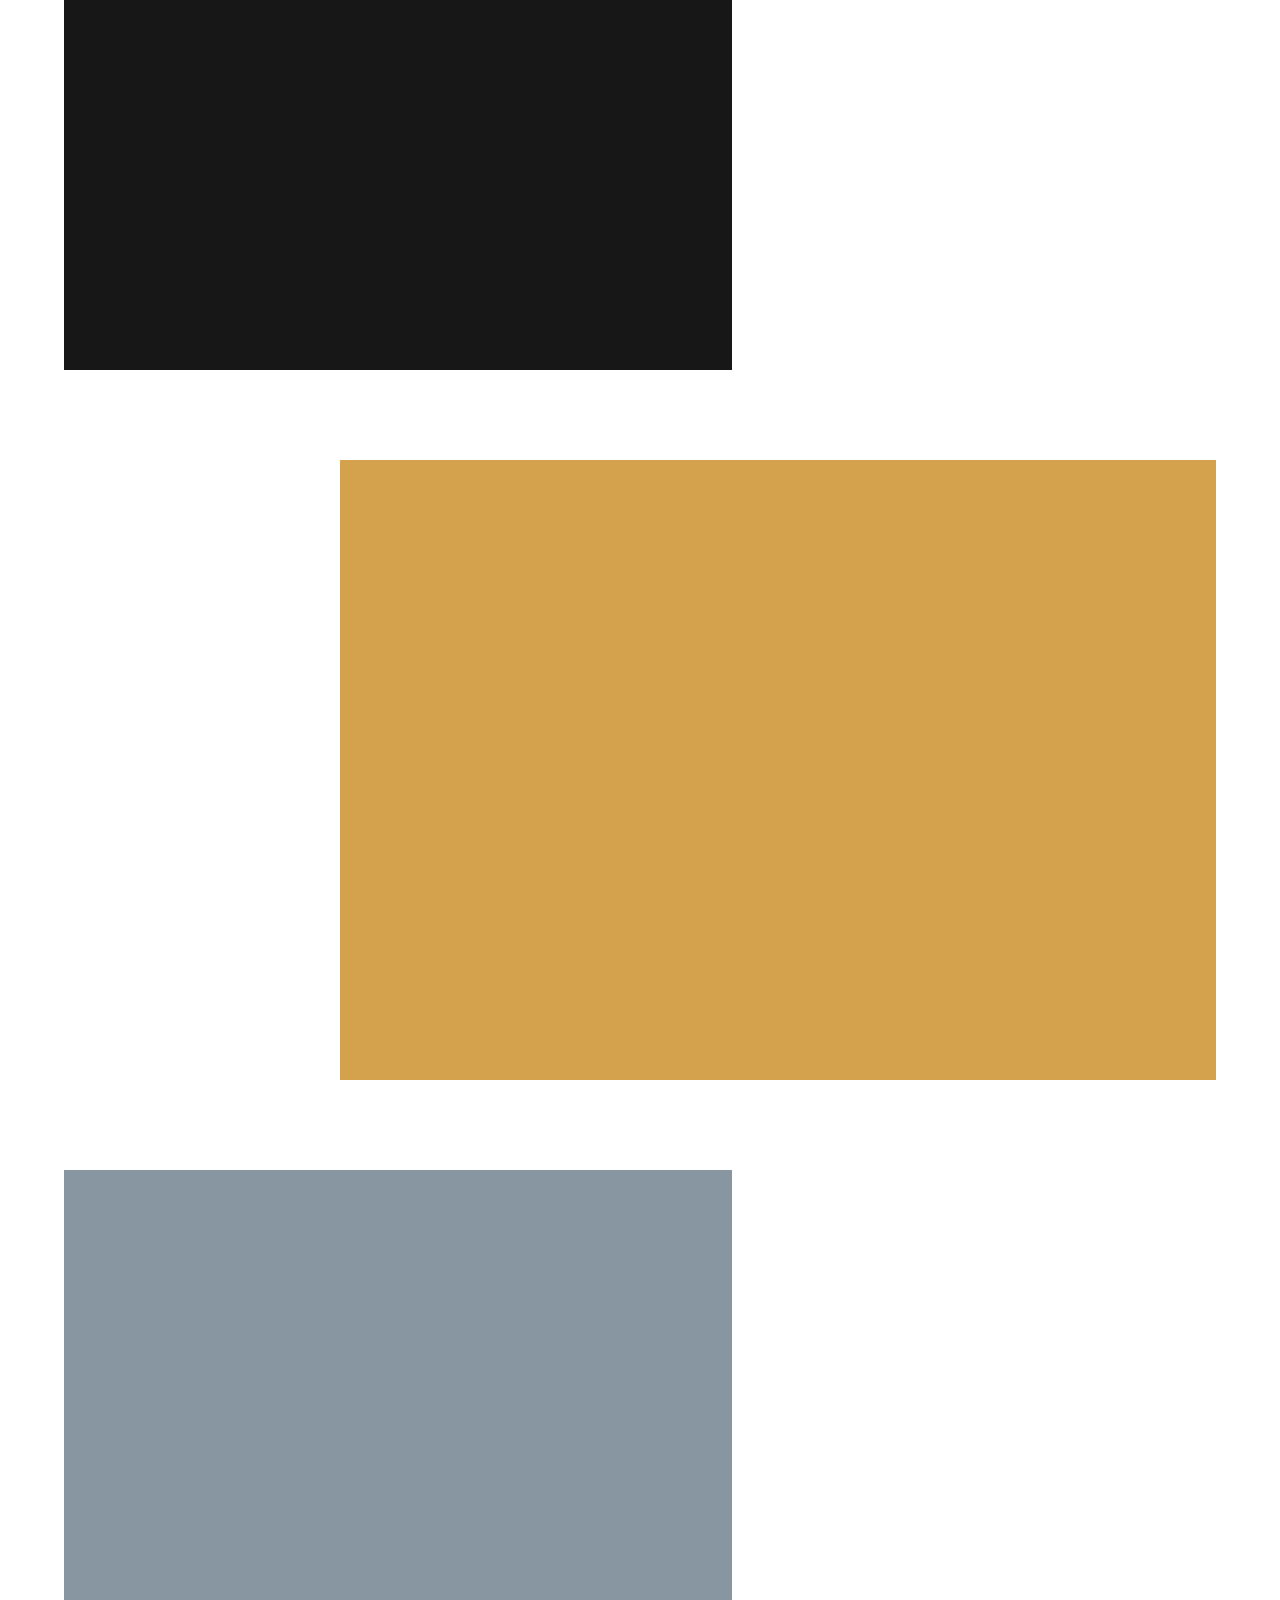
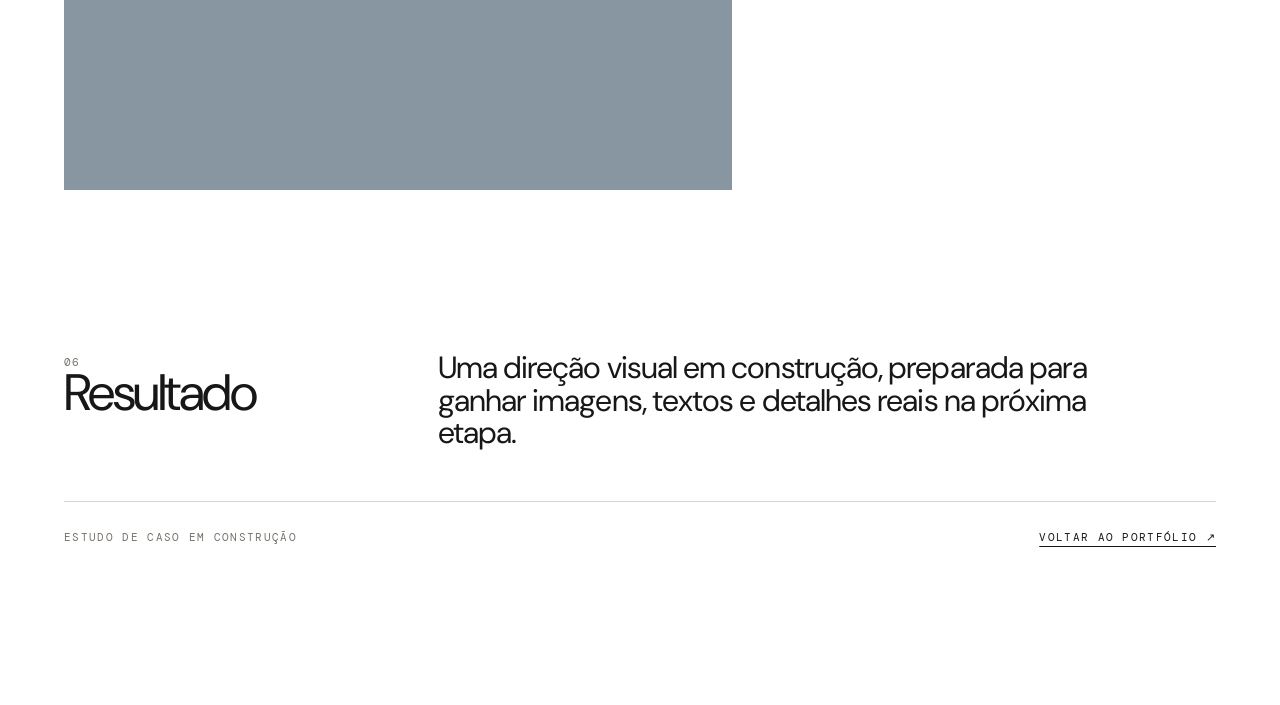
<file: cursinho-popular.html>
<!DOCTYPE html>
<html lang="pt-BR">
<head>
    <meta charset="UTF-8">
    <meta name="viewport" content="width=device-width, initial-scale=1.0">
    <title>ACERVO — Cursinho Popular</title>
    <link rel="stylesheet" href="style.css">
    <link rel="preconnect" href="https://fonts.googleapis.com">
    <link rel="preconnect" href="https://fonts.gstatic.com" crossorigin>
    <link href="https://fonts.googleapis.com/css2?family=DM+Mono&family=DM+Sans:wght@400;500;600;700&family=Inter:wght@300;400;800;900&family=Playfair+Display:wght@500;600;700;800&family=Cormorant+Garamond:wght@400;500;600;700&display=swap" rel="stylesheet">
</head>
<body class="project-page" data-project="cursinho-popular">
    <div class="page-transition" aria-hidden="true"></div>
    <header class="header"><nav class="menu" aria-label="Menu principal"><a href="index.html" class="logo">ACERVO</a><div class="menu-box"><div class="menu-links"><a href="portfolio.html">Portfólio</a><a href="index.html#sobre">Sobre</a><a href="index.html#servicos">Serviços</a><a href="index.html#contato">Contato</a></div></div></nav></header>
    <main class="project-shell">
        <section class="project-featured"><div class="project-featured-image project-featured-image--image2"></div></section>
        <section class="project-copy"><p>Identidade visual construída para comunicar acesso, movimento e transformação através de uma linguagem gráfica direta.</p></section>
    </main>
    <script src="script.js"></script>
</body>
</html>
</file>
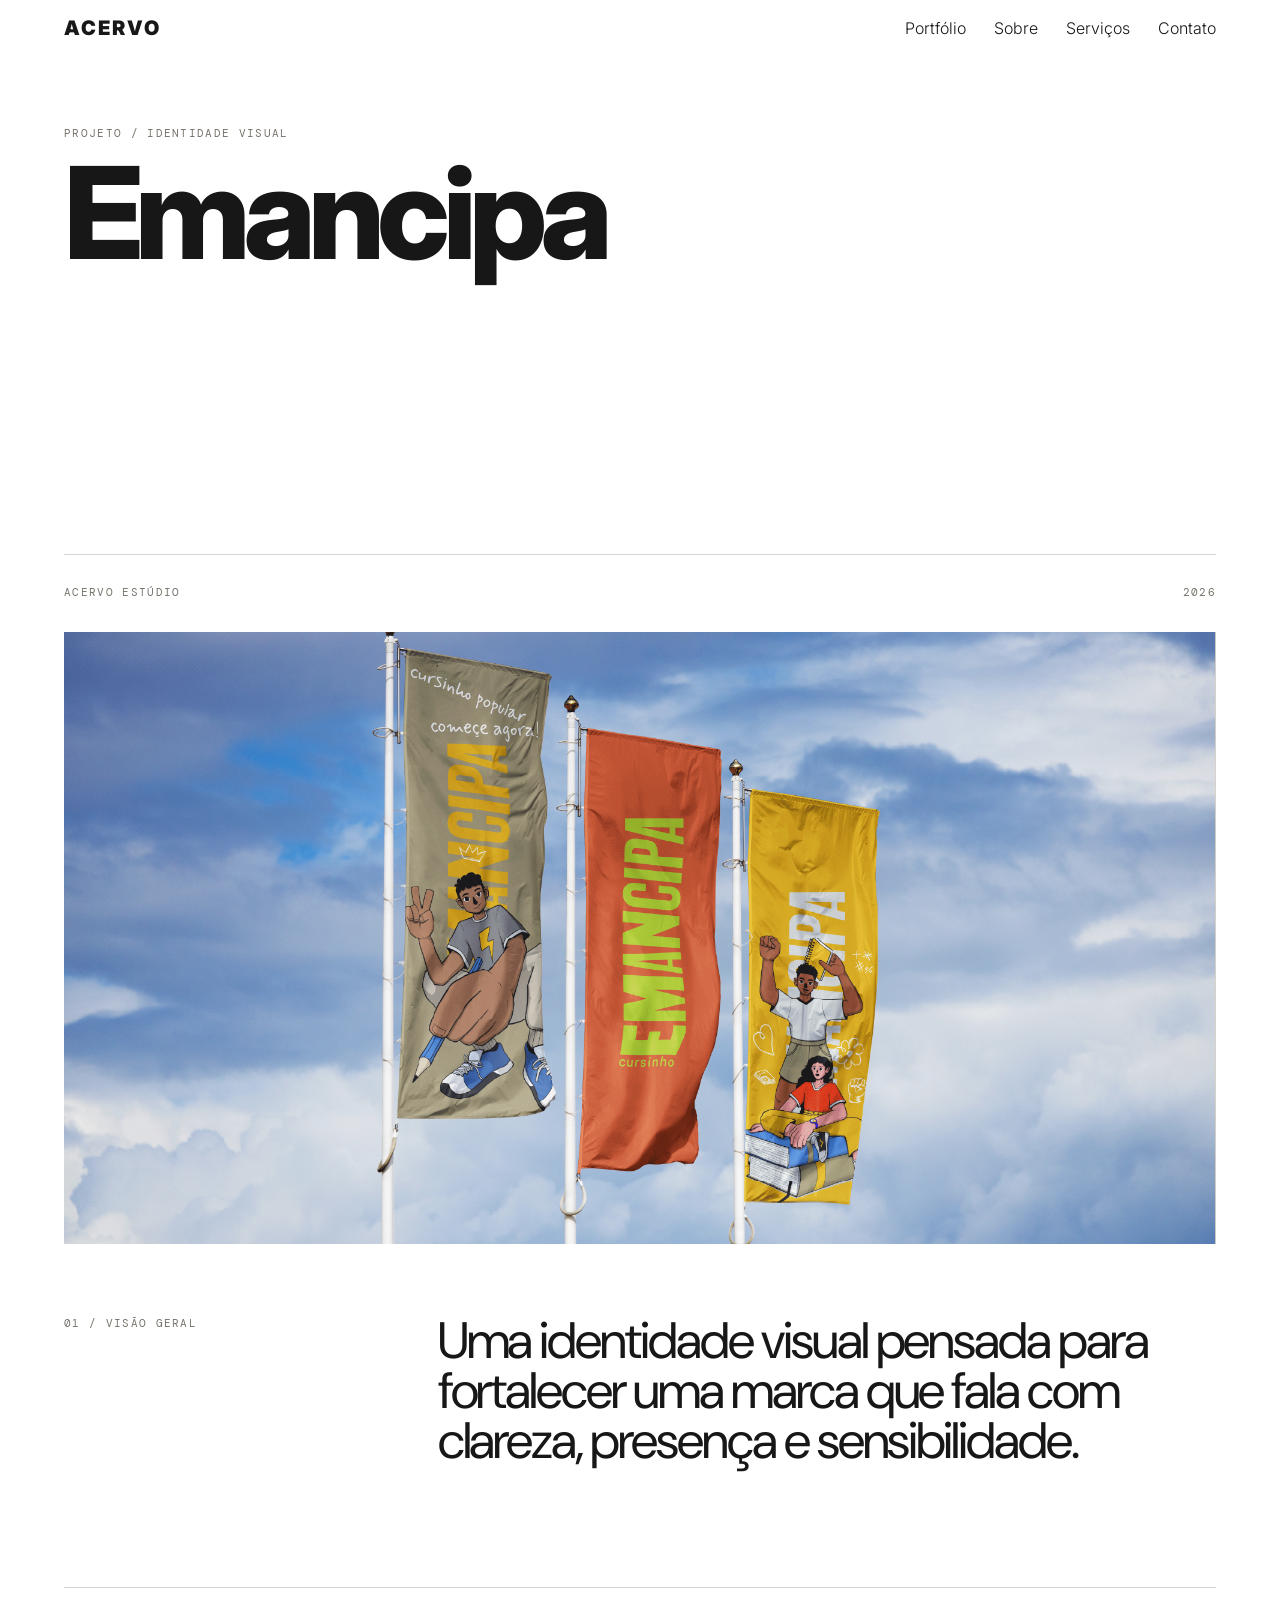
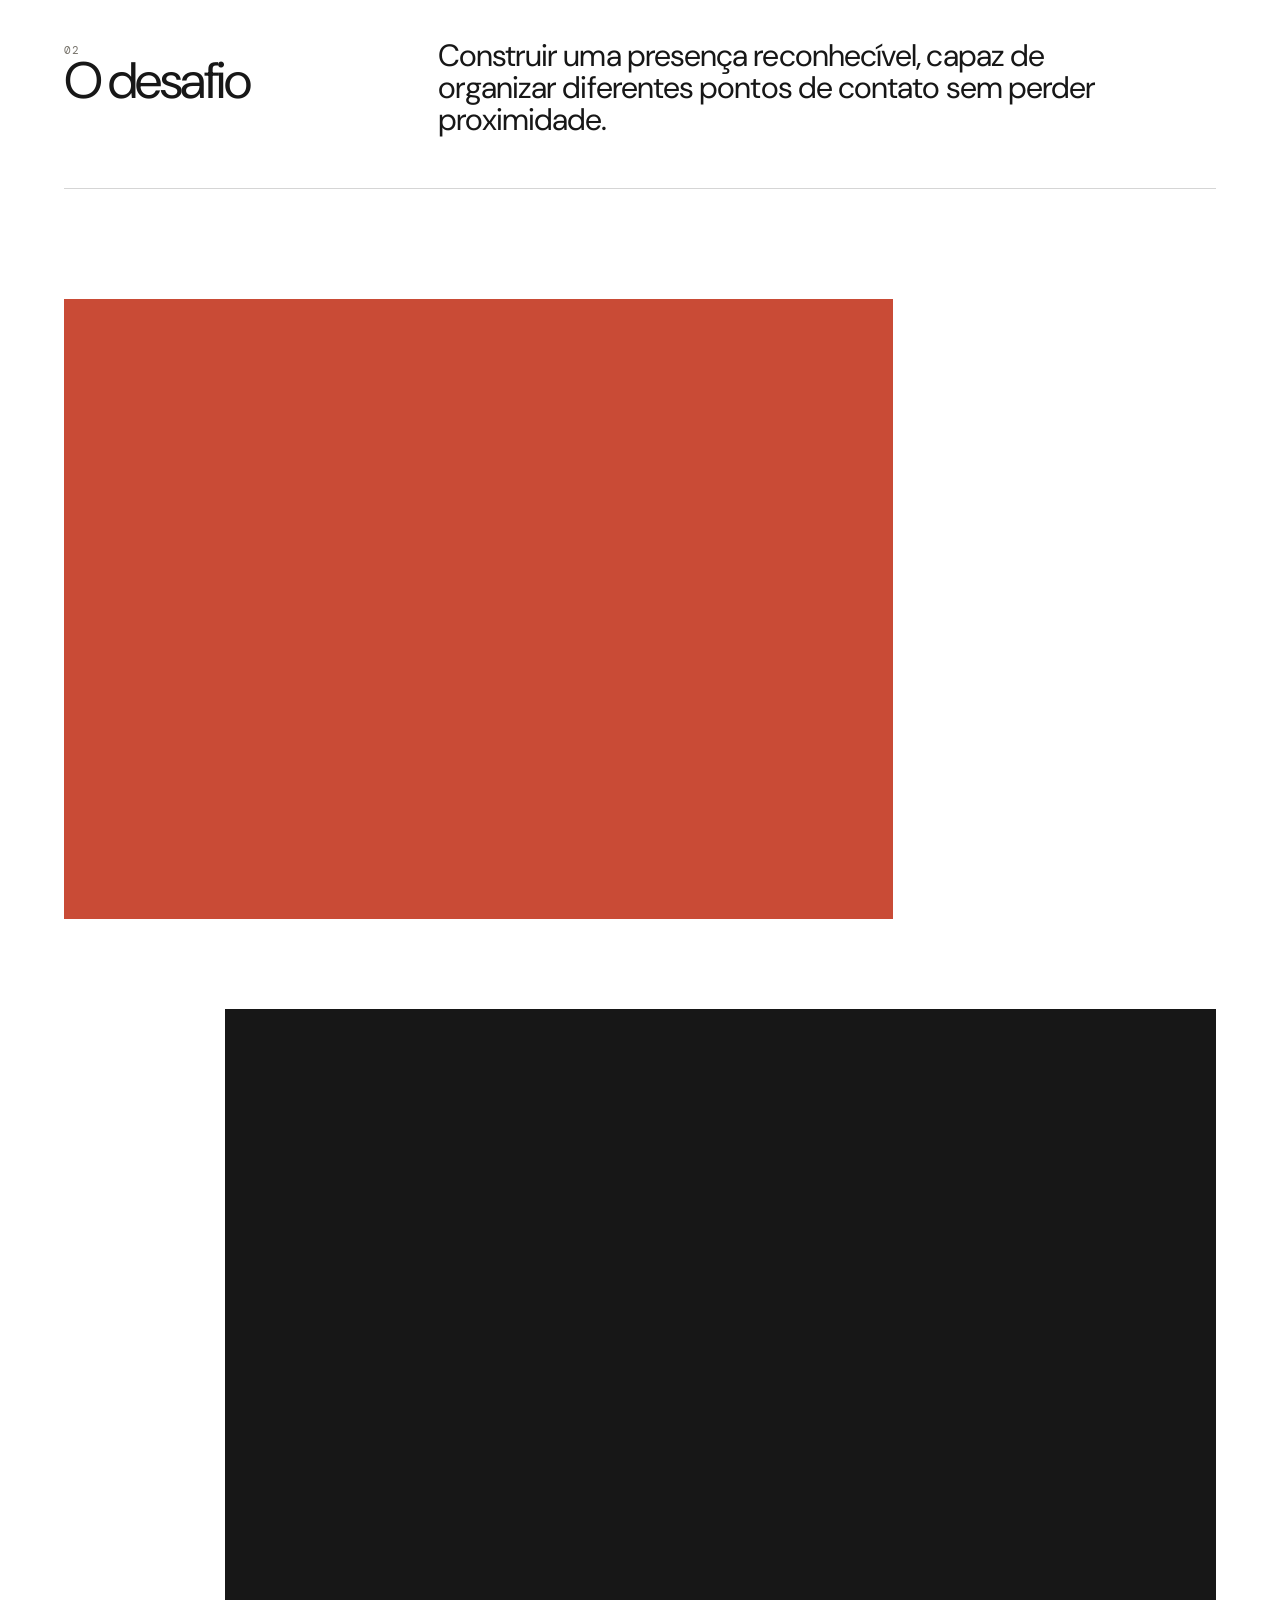
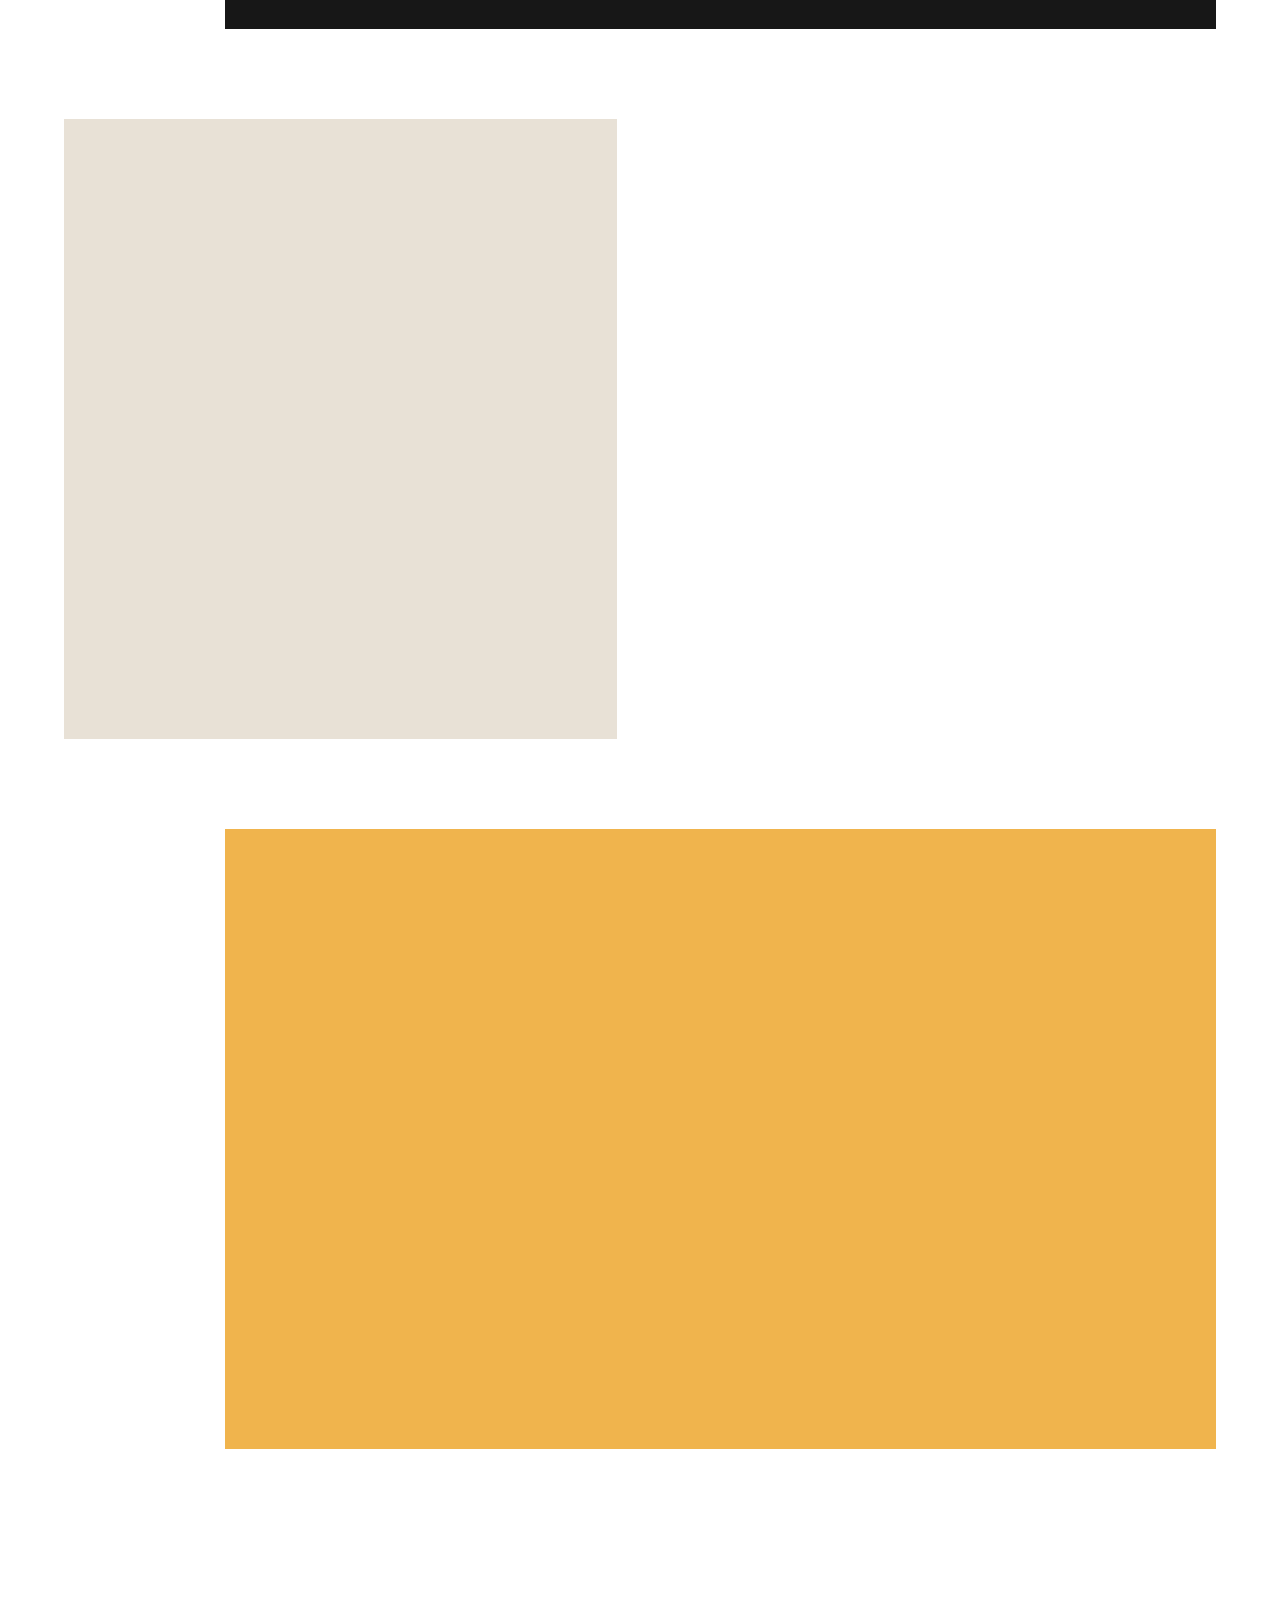
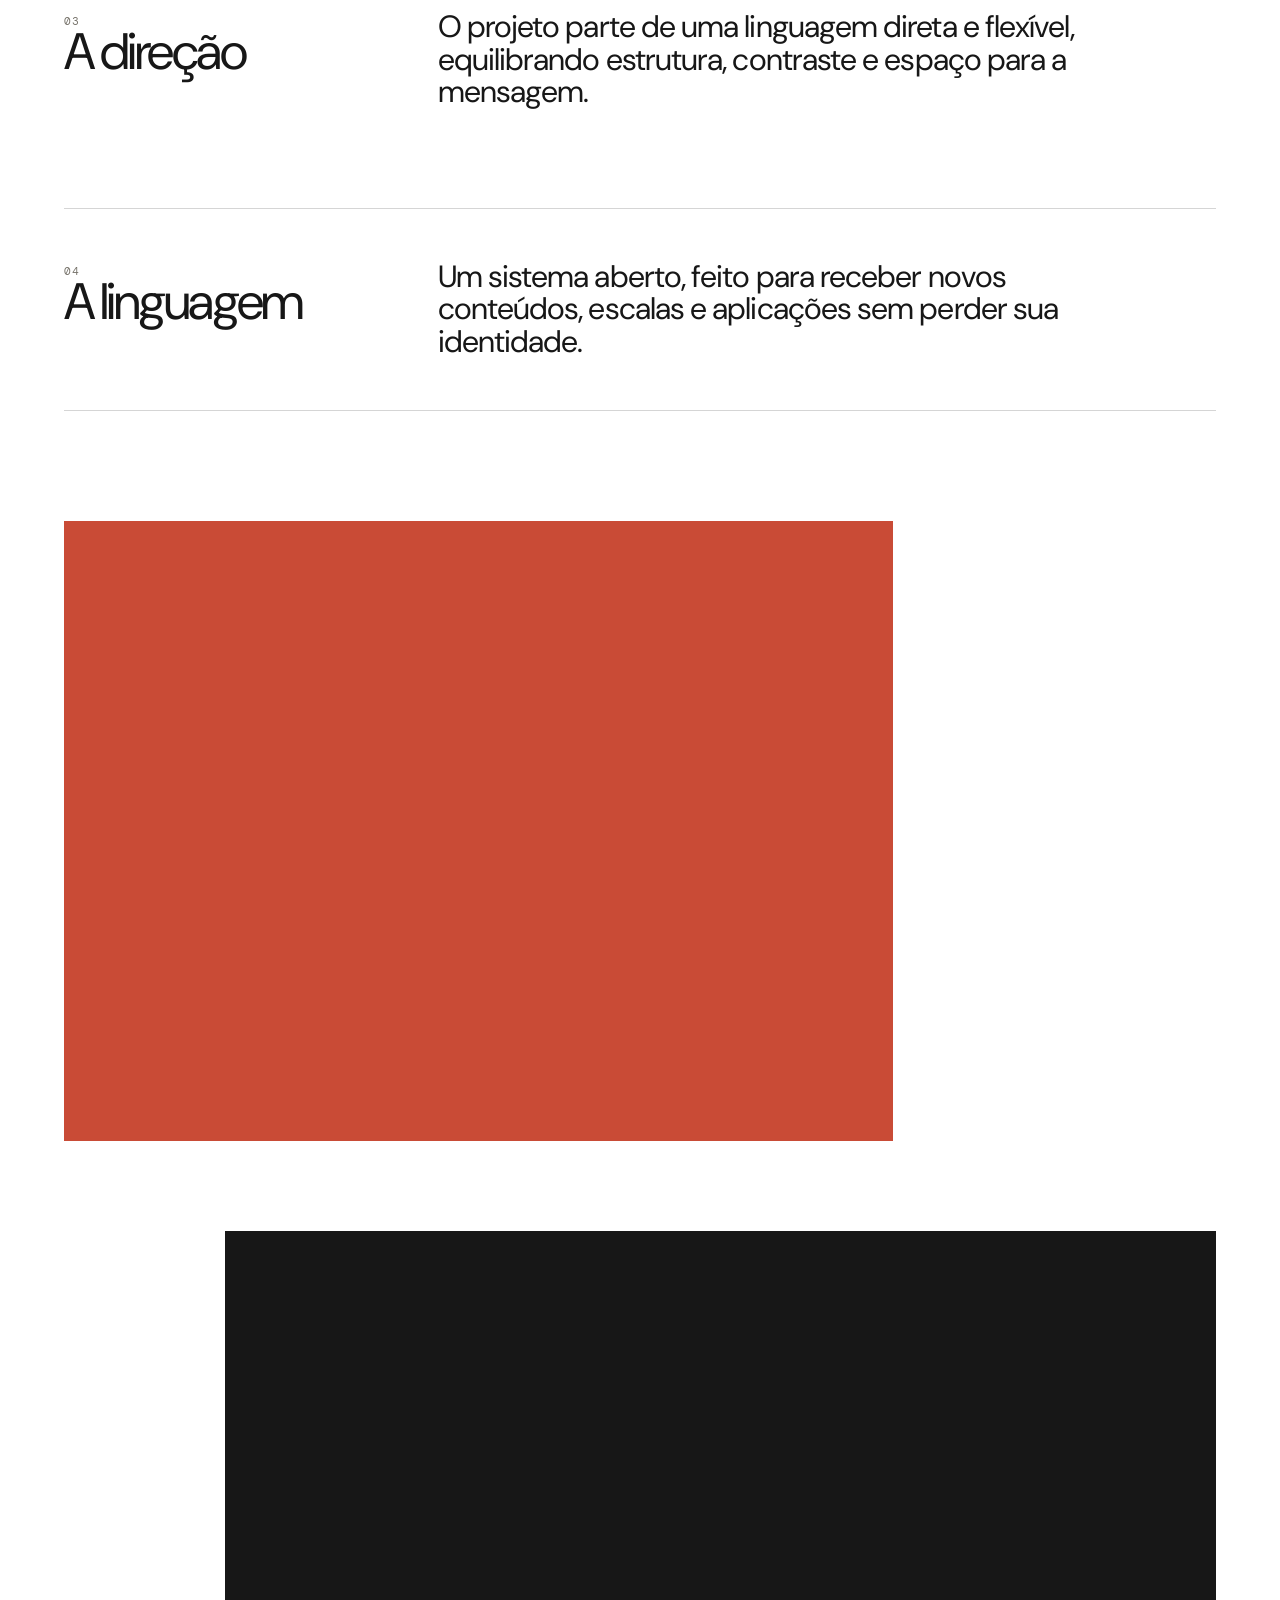
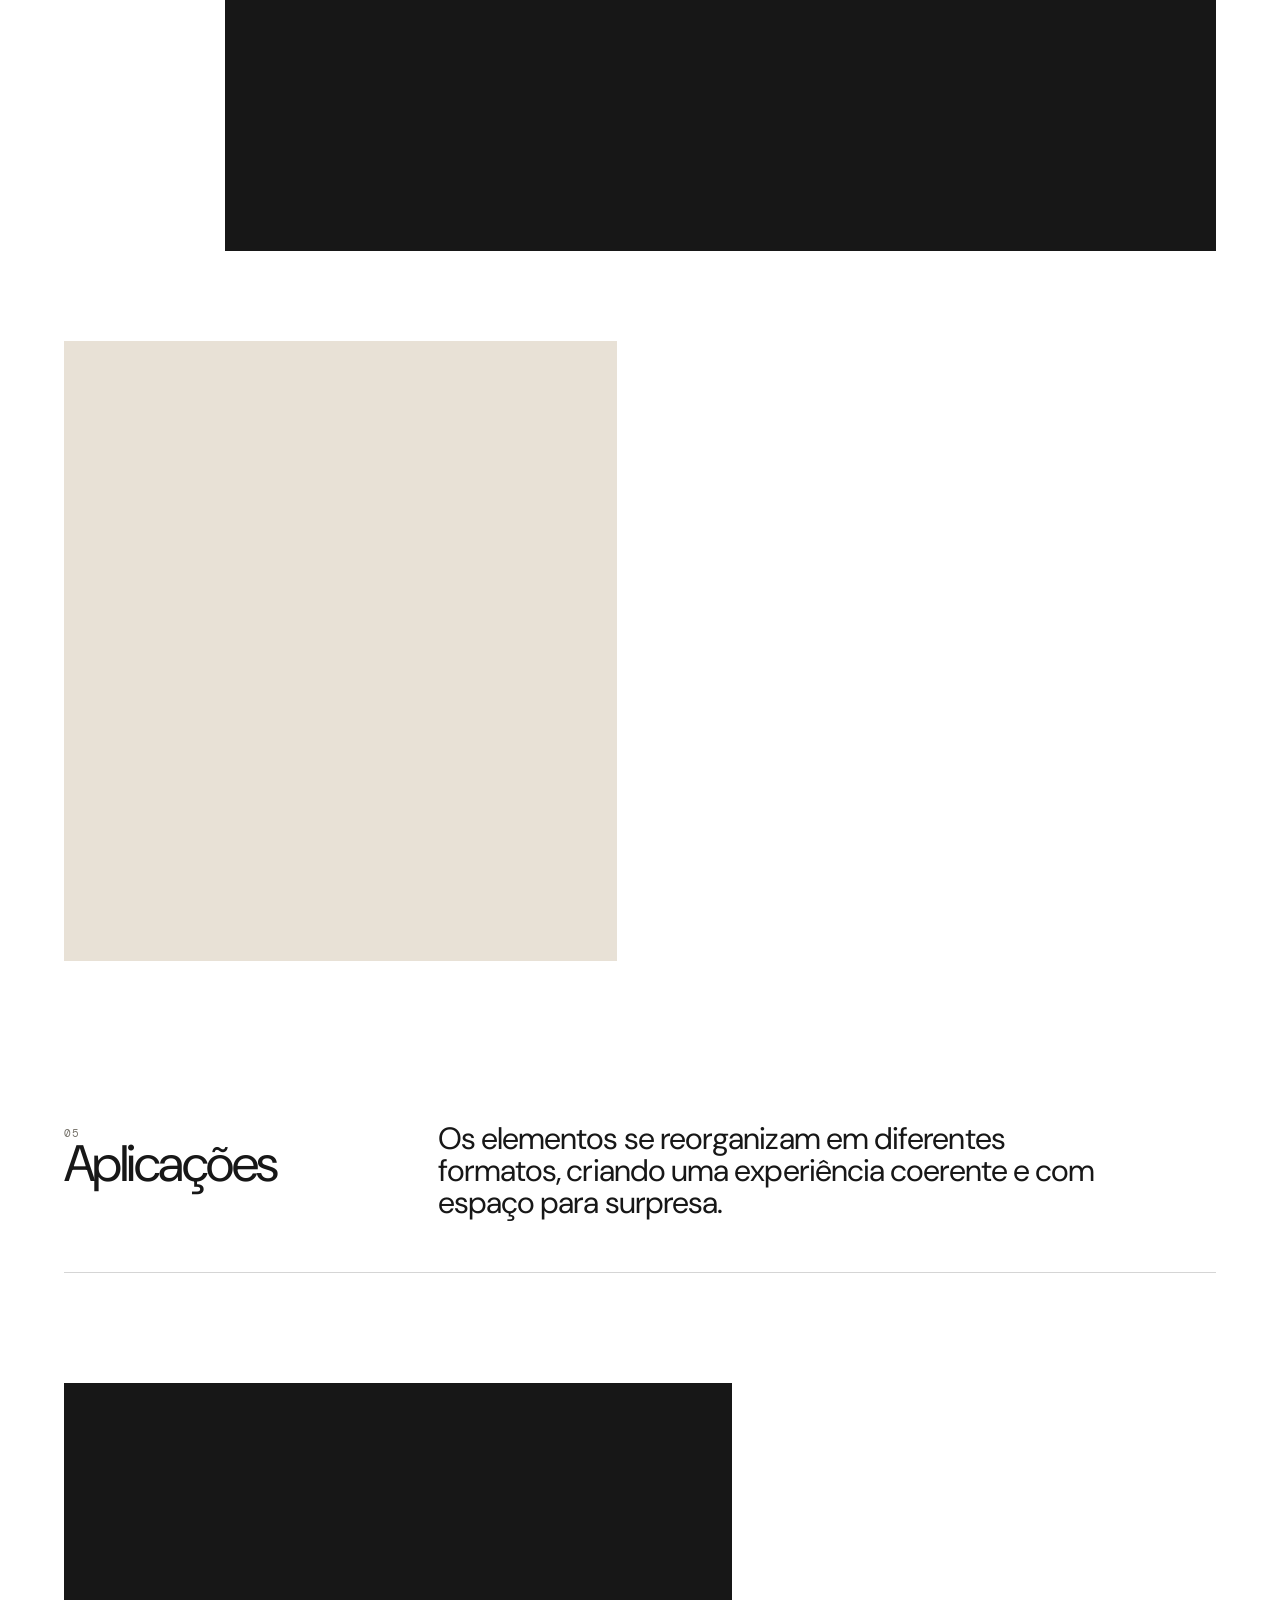
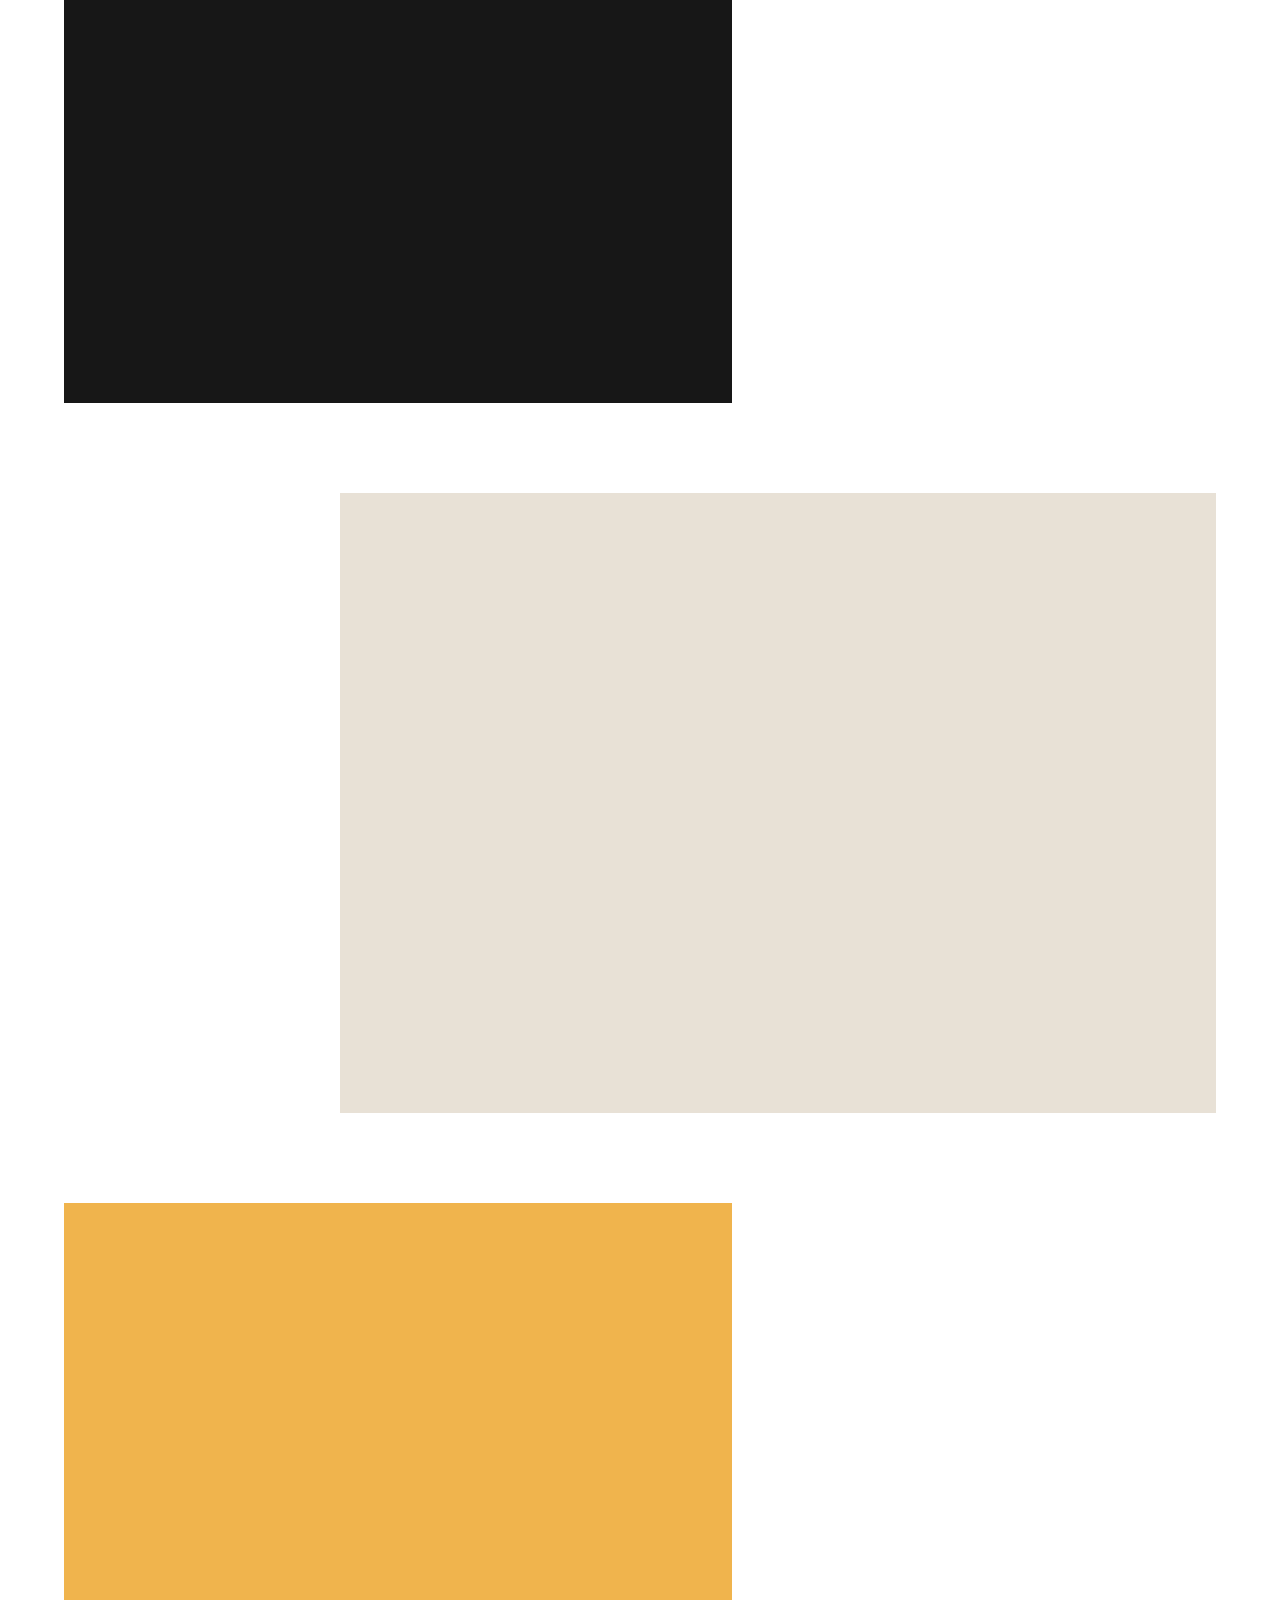
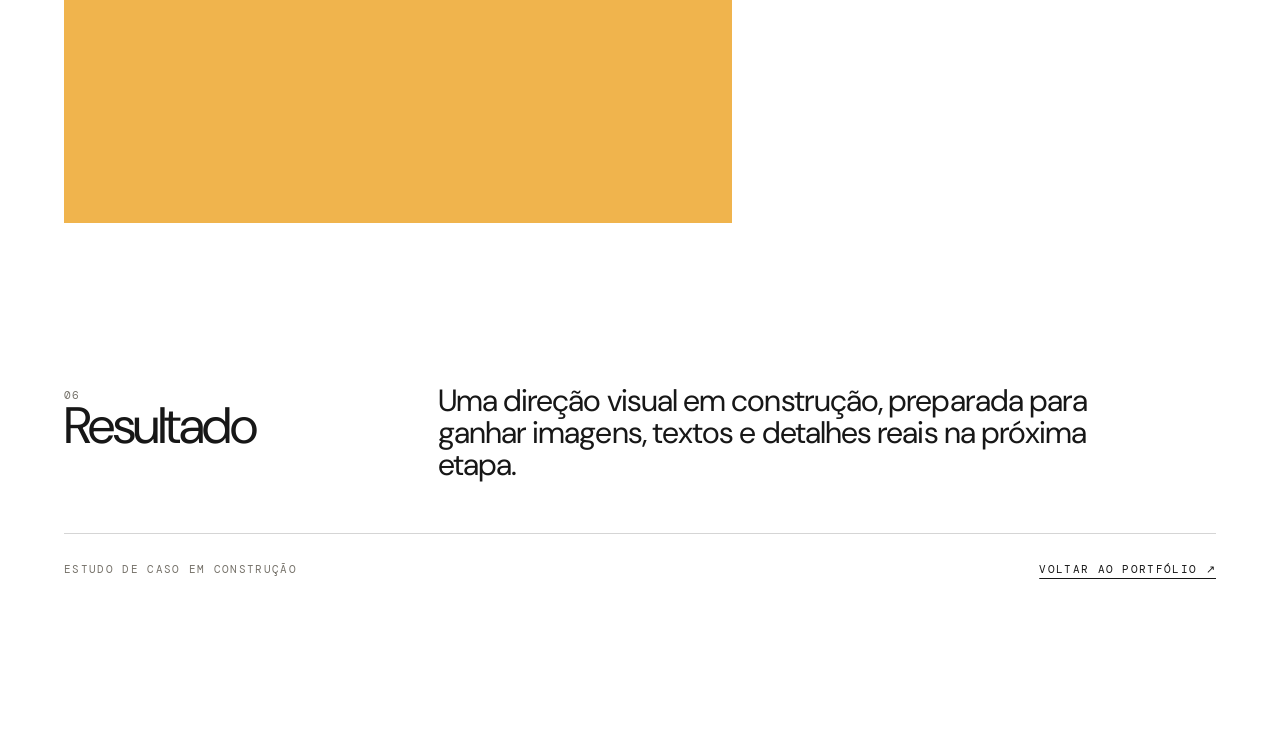
<file: emancipa.html>
<!DOCTYPE html>
<html lang="pt-BR">
<head>
    <meta charset="UTF-8">
    <meta name="viewport" content="width=device-width, initial-scale=1.0">

    <title>ACERVO — Emancipa</title>

    <link rel="stylesheet" href="style.css">

    <link rel="preconnect" href="https://fonts.googleapis.com">
    <link rel="preconnect" href="https://fonts.gstatic.com" crossorigin>
    <link href="https://fonts.googleapis.com/css2?family=DM+Mono&family=DM+Sans:wght@400;500;600;700&family=Inter:wght@300;400;800;900&family=Playfair+Display:wght@500;600;700;800&family=Cormorant+Garamond:wght@400;500;600;700&display=swap" rel="stylesheet">
</head>

<body class="project-page" data-project="emancipa">
    <div class="page-transition" aria-hidden="true"></div>

    <header class="header">
        <nav class="menu" aria-label="Menu principal">
            <a href="index.html" class="logo">ACERVO</a>

            <div class="menu-box">
                <div class="menu-links">
                    <a href="portfolio.html">Portfólio</a>
                    <a href="index.html#sobre">Sobre</a>
                    <a href="index.html#servicos">Serviços</a>
                    <a href="index.html#contato">Contato</a>
                </div>
            </div>
        </nav>
    </header>

    <main class="project-shell">
        <section class="project-featured project-featured--first">
            <div class="project-featured-image project-featured-image--emancipa"></div>
        </section>

        <section class="project-copy">
            <p>Uma identidade visual pensada para fortalecer uma marca que fala com clareza, presença e sensibilidade.</p>
        </section>

        <section class="project-gallery-two" aria-label="Detalhes do projeto Emancipa">
            <div class="project-gallery-two__item project-gallery-two__item--one"></div>
            <div class="project-gallery-two__item project-gallery-two__item--two"></div>
        </section>
    </main>

    <script src="script.js"></script>
</body>
</html>
</file>
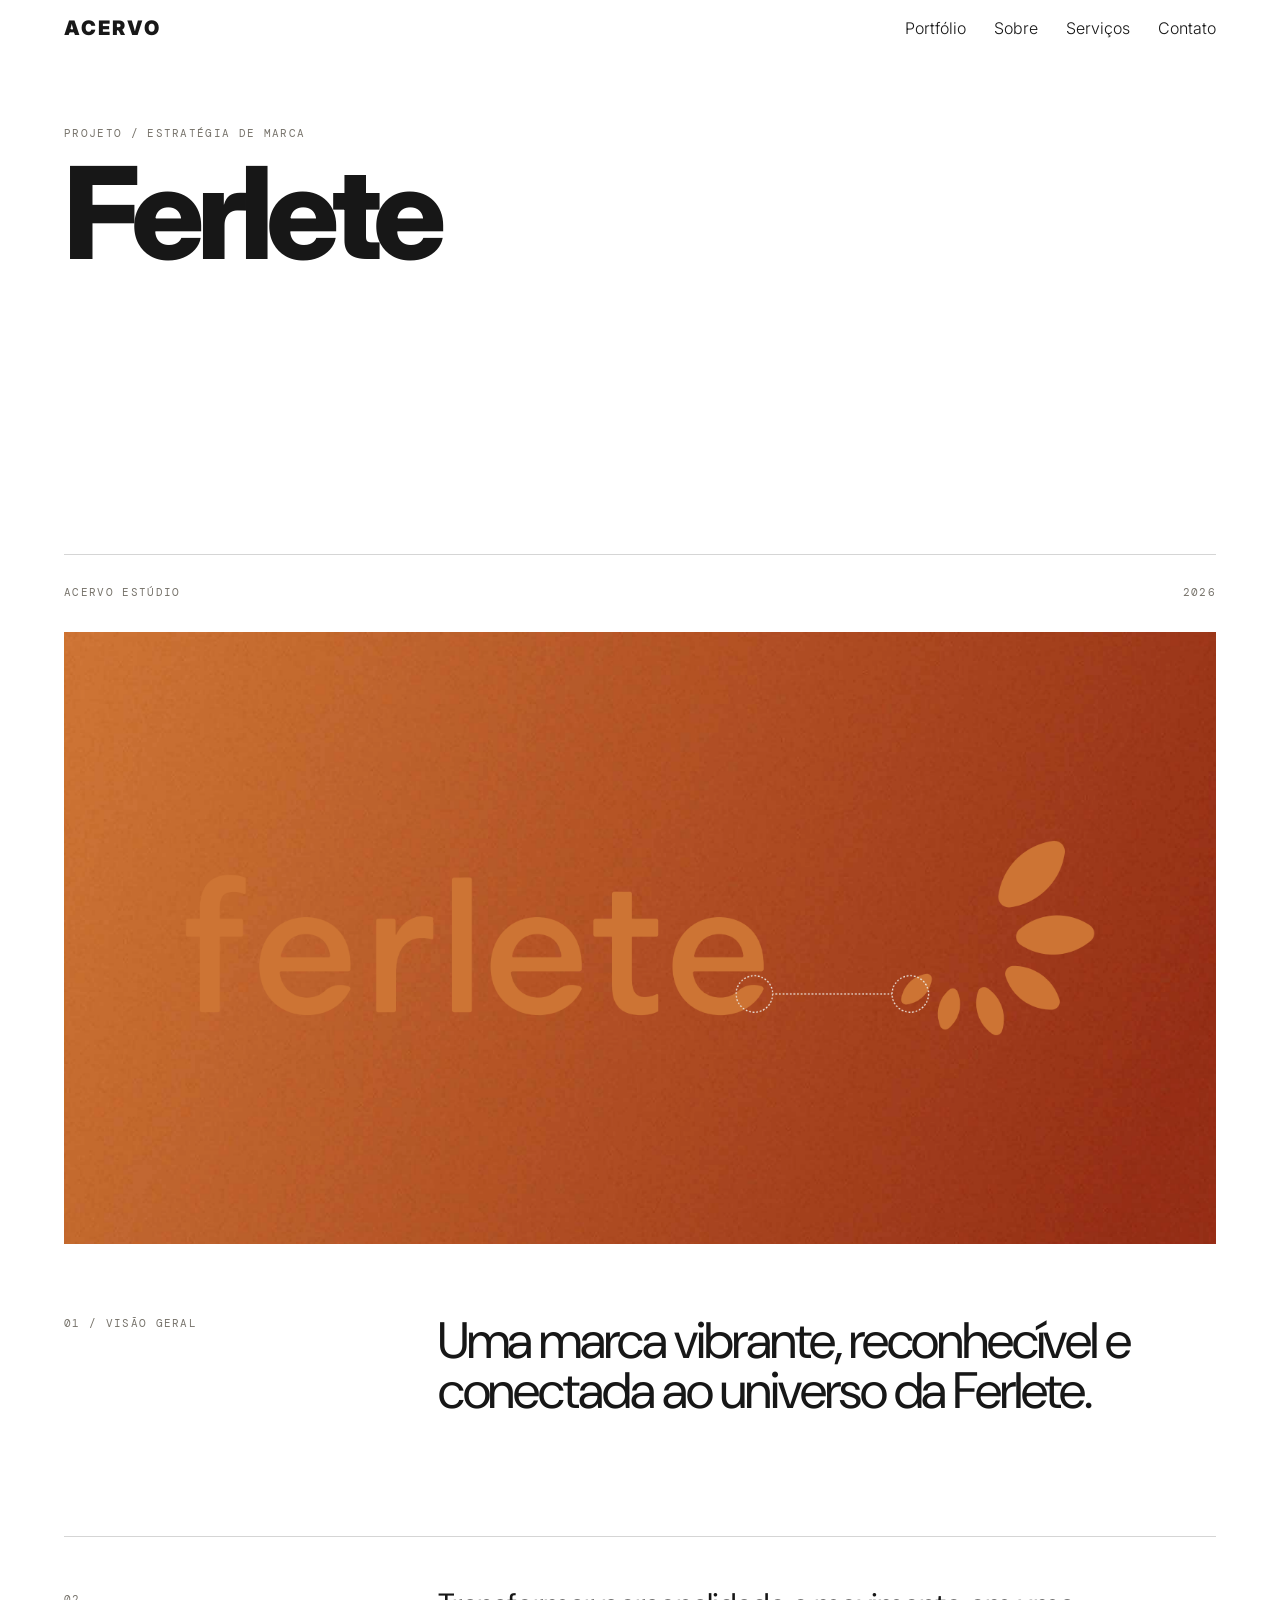
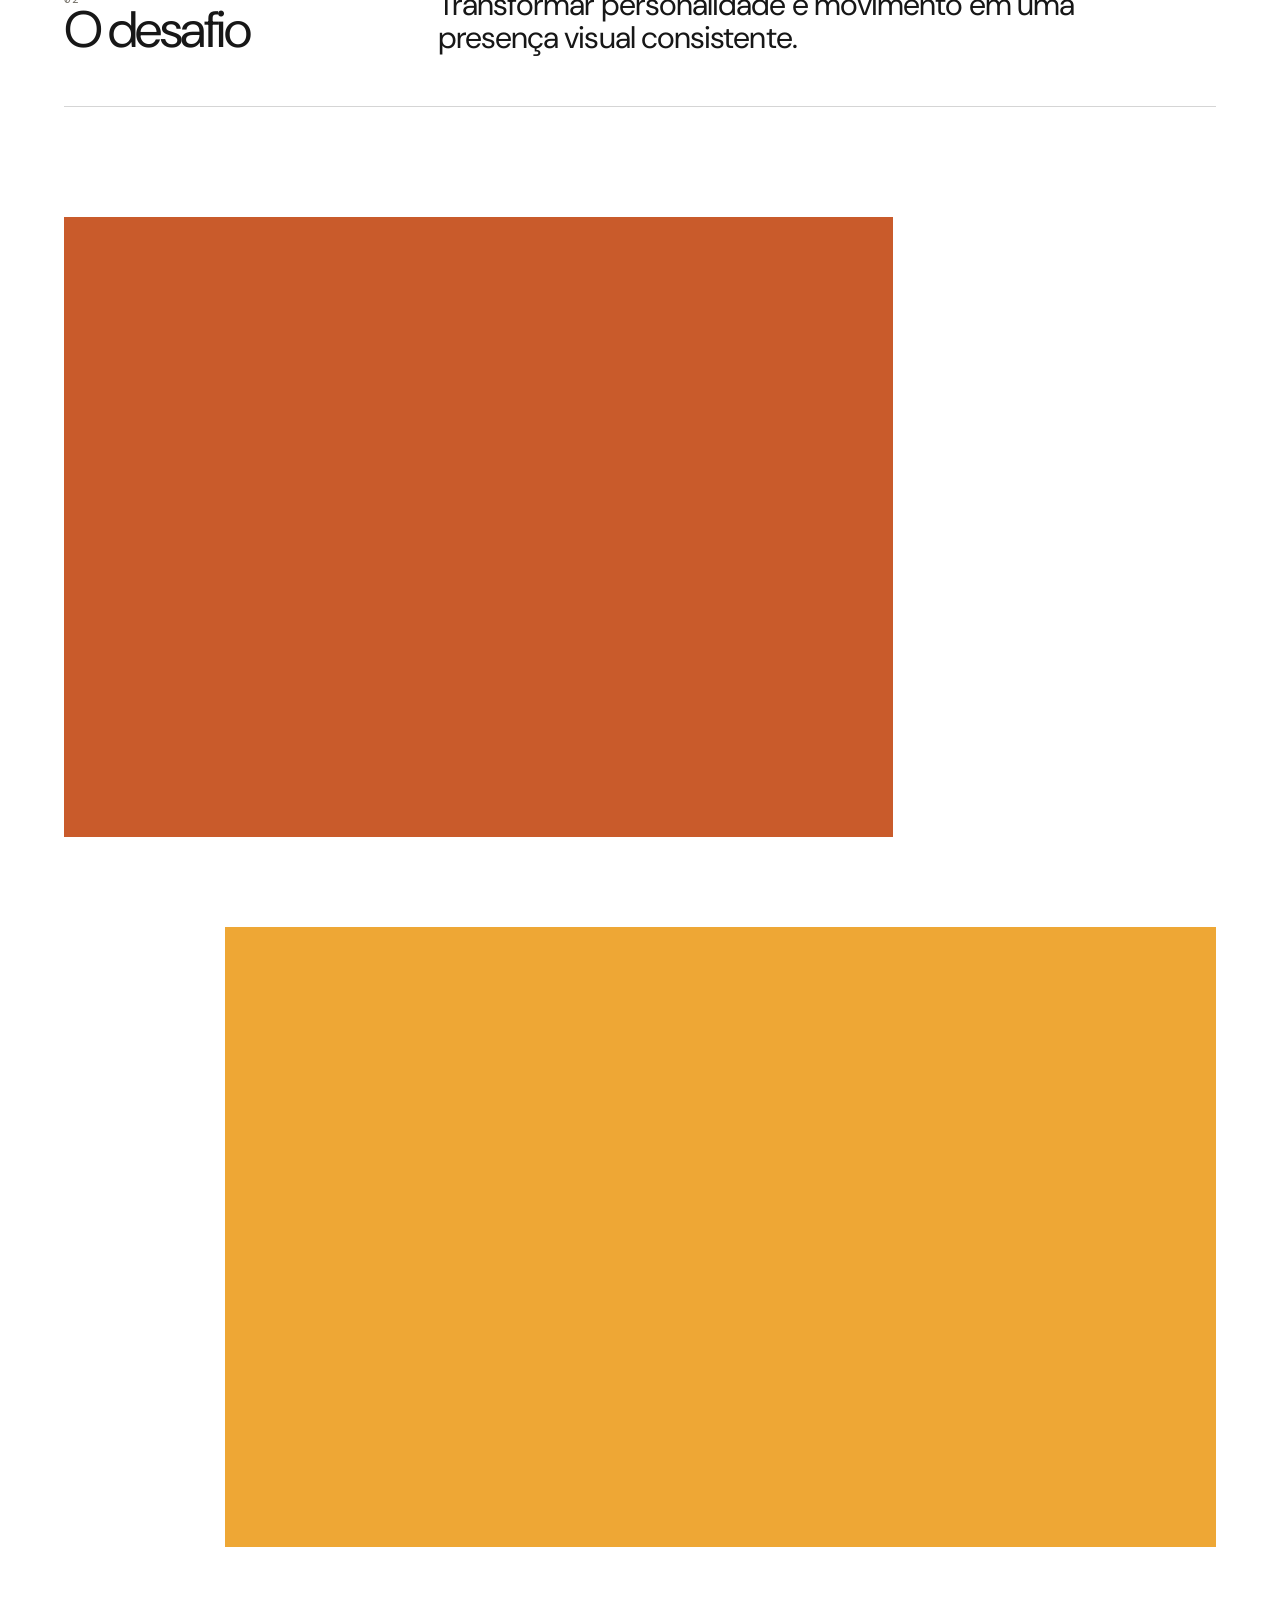
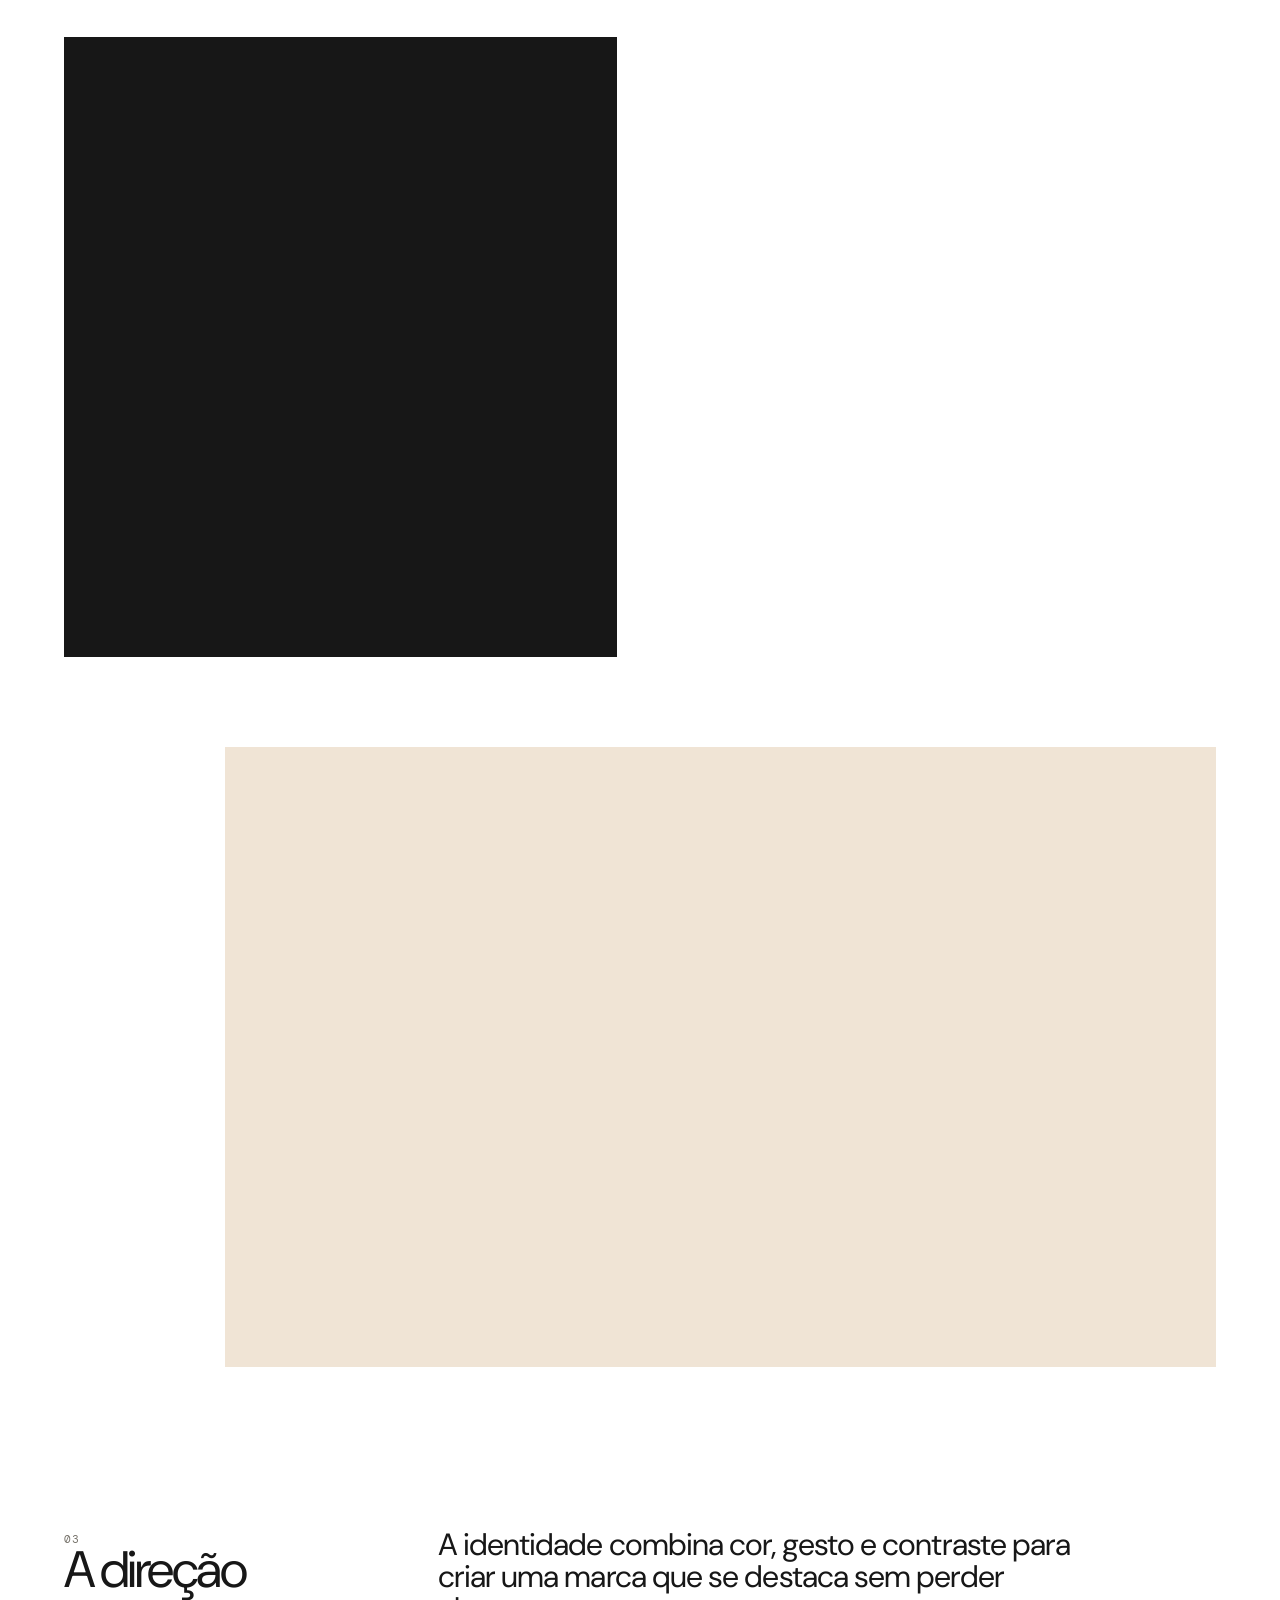
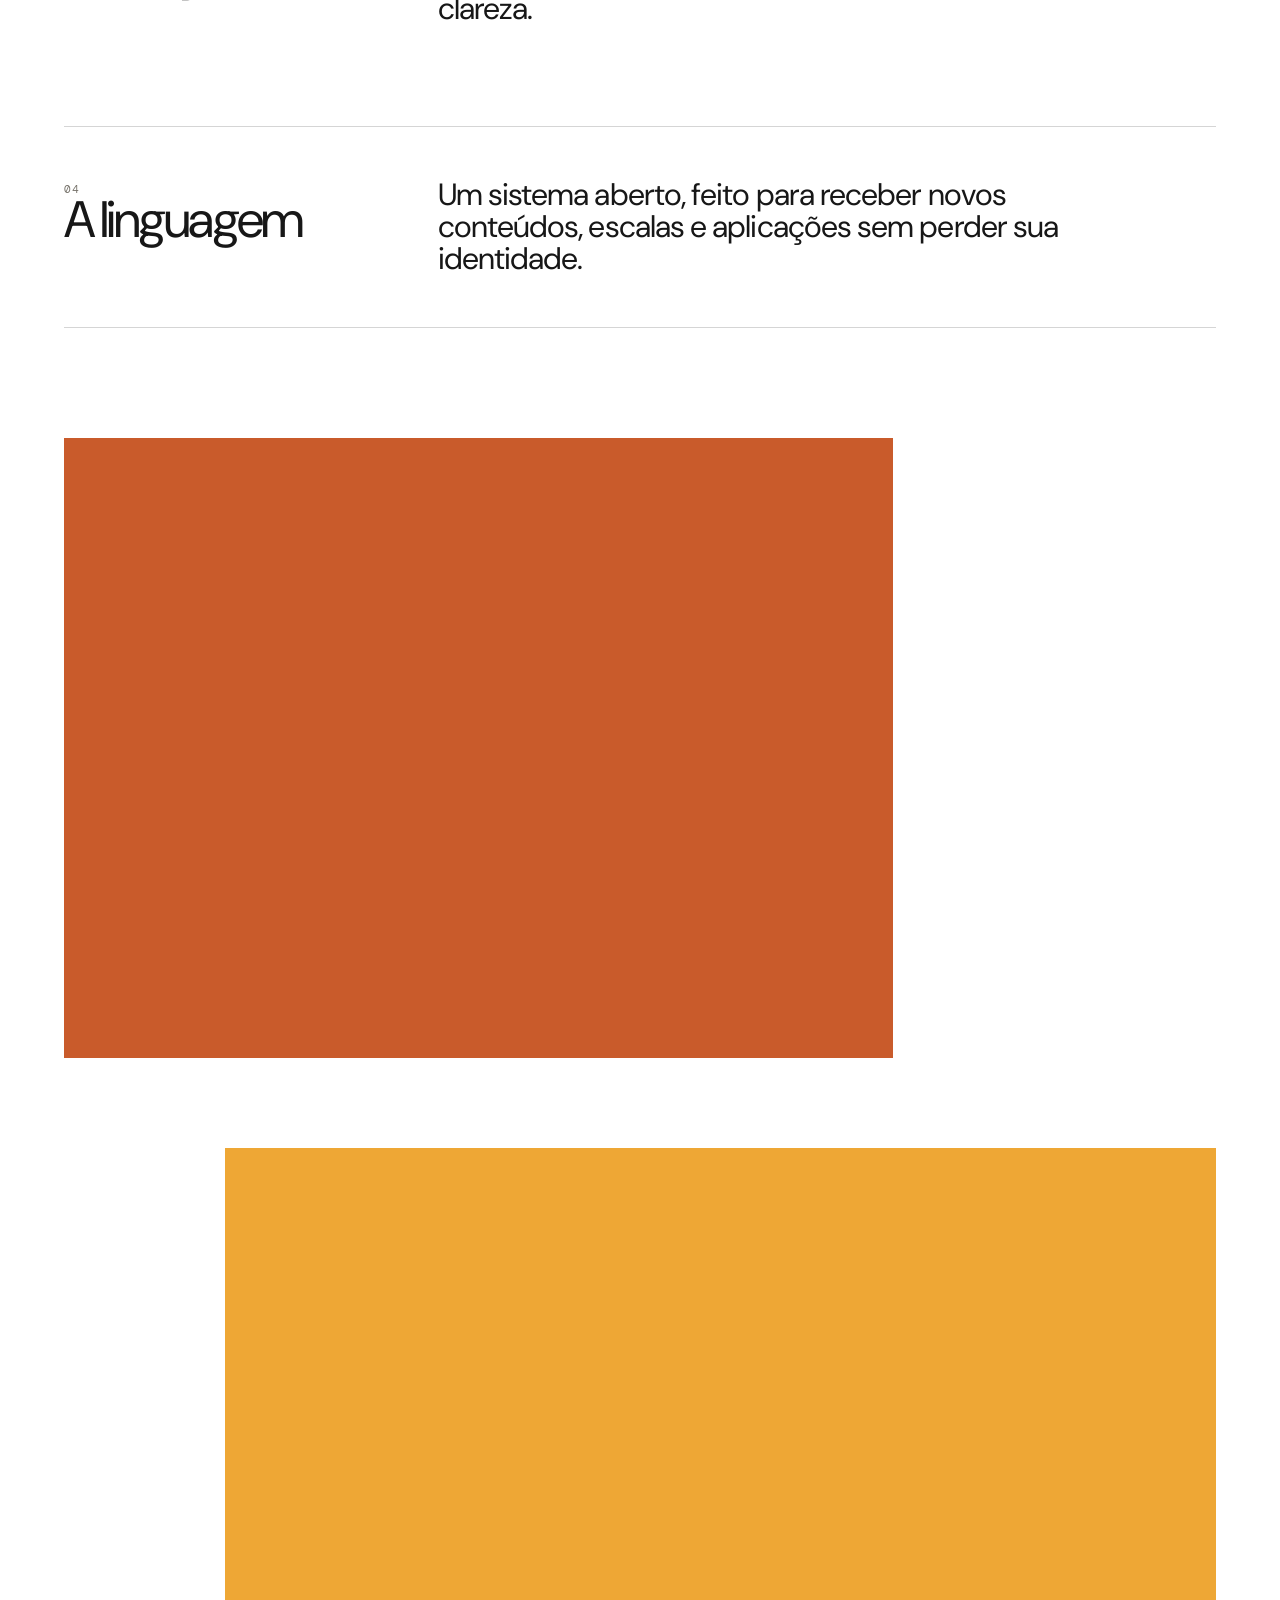
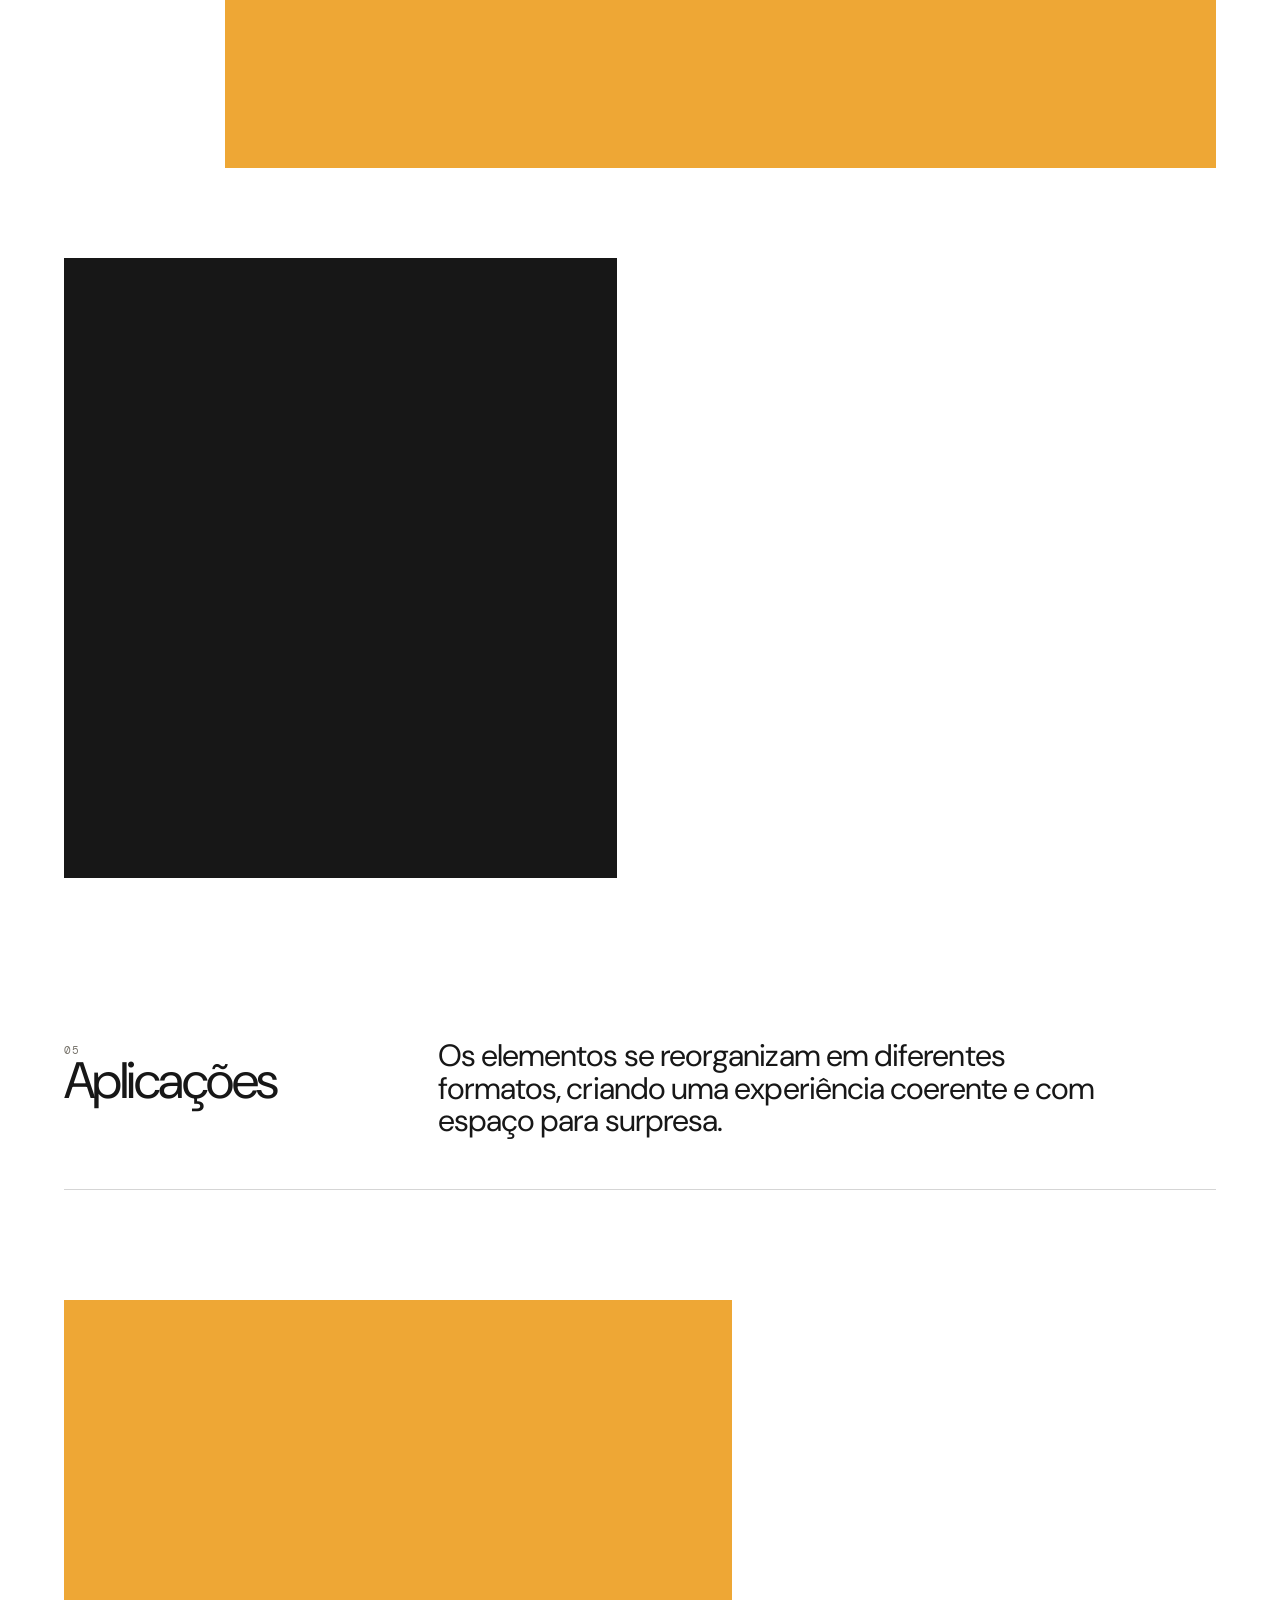
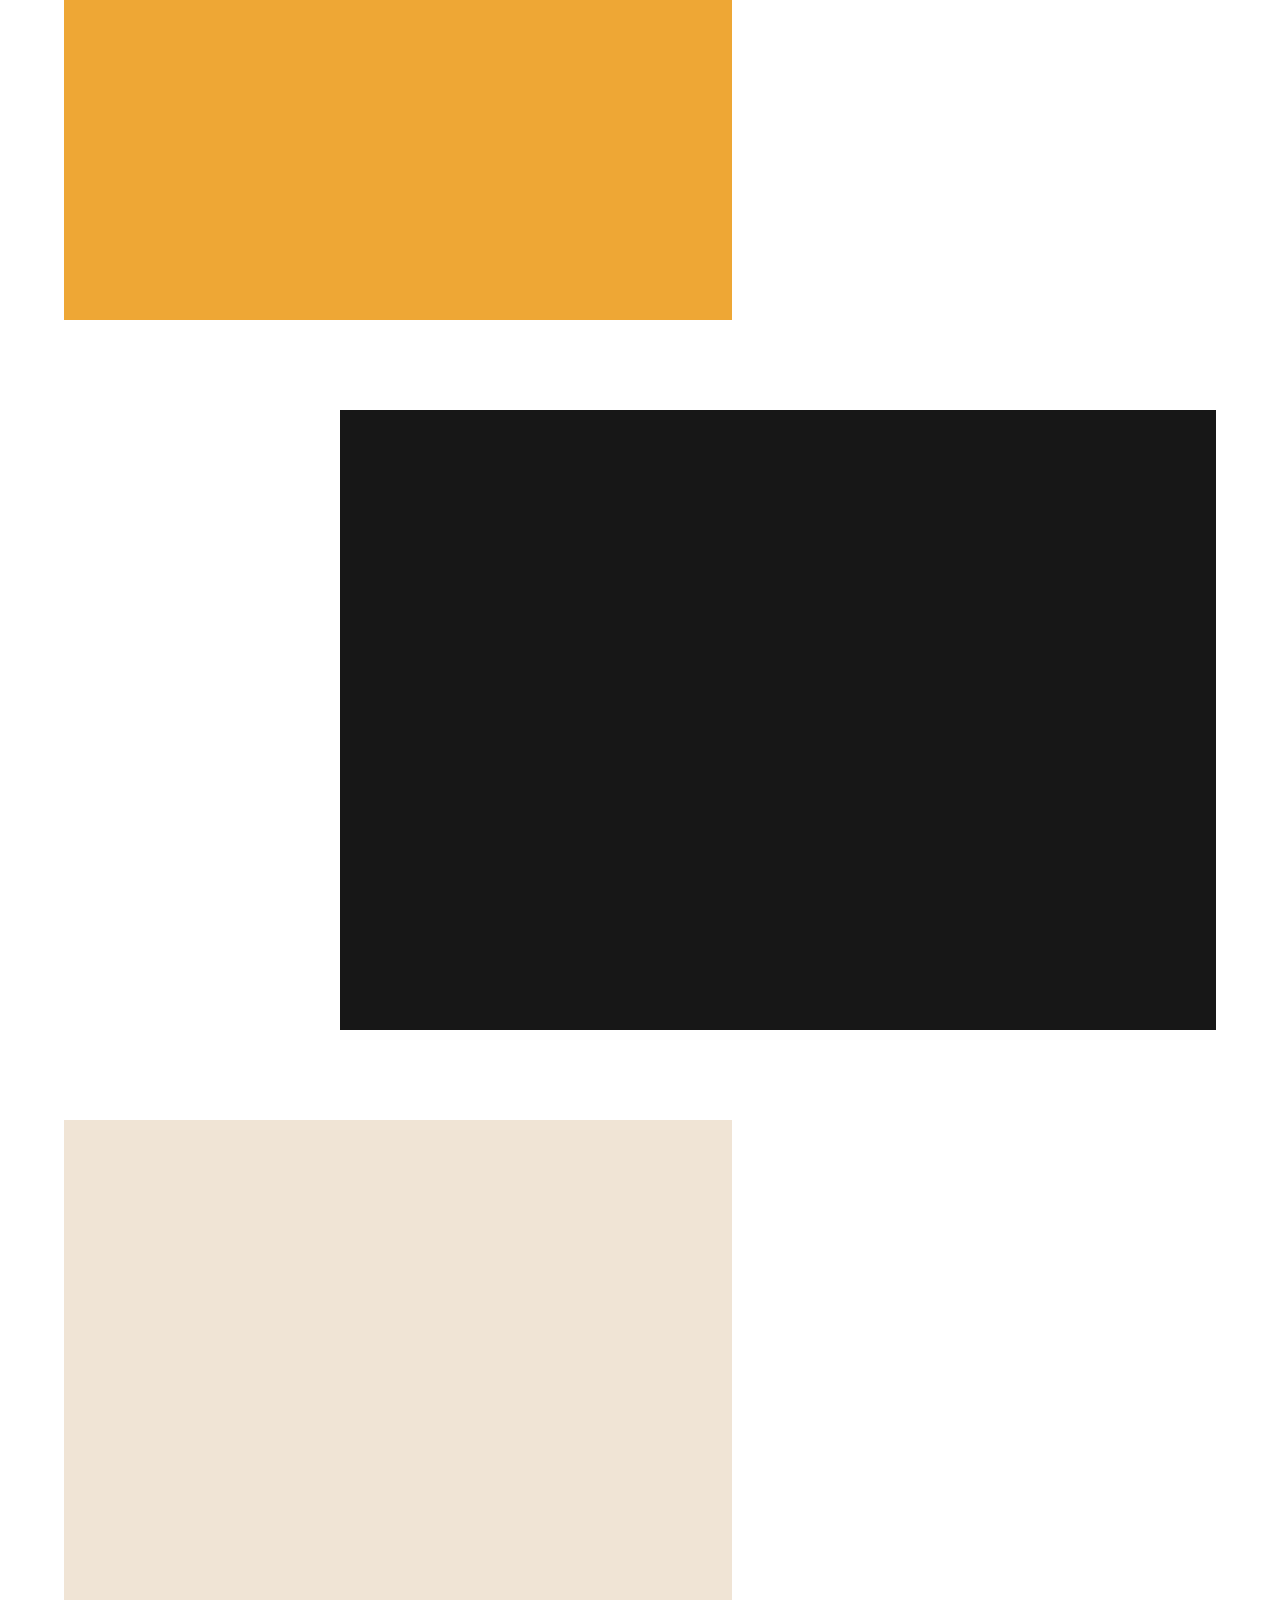
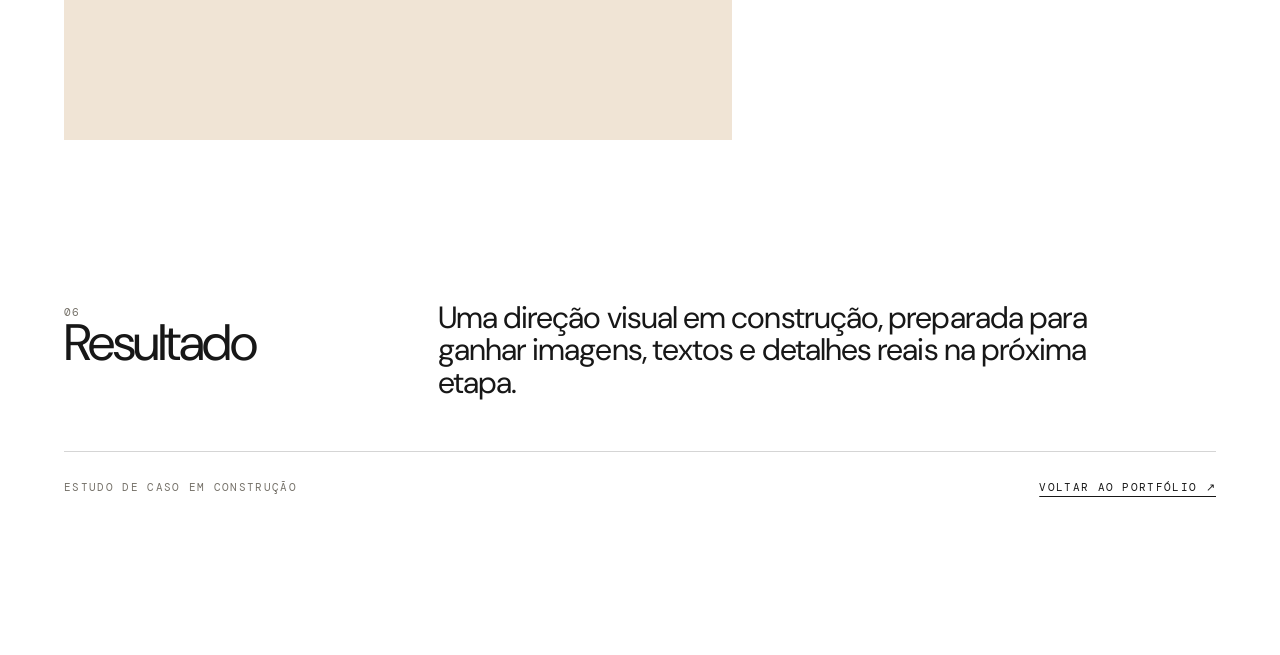
<file: ferlete.html>
<!DOCTYPE html>
<html lang="pt-BR">
<head>
    <meta charset="UTF-8">
    <meta name="viewport" content="width=device-width, initial-scale=1.0">
    <title>ACERVO — Ferlete</title>
    <link rel="stylesheet" href="style.css">
    <link rel="preconnect" href="https://fonts.googleapis.com">
    <link rel="preconnect" href="https://fonts.gstatic.com" crossorigin>
    <link href="https://fonts.googleapis.com/css2?family=DM+Mono&family=DM+Sans:wght@400;500;600;700&family=Inter:wght@300;400;800;900&family=Playfair+Display:wght@500;600;700;800&family=Cormorant+Garamond:wght@400;500;600;700&display=swap" rel="stylesheet">
</head>
<body class="project-page" data-project="ferlete">
    <div class="page-transition" aria-hidden="true"></div>
    <header class="header"><nav class="menu" aria-label="Menu principal"><a href="index.html" class="logo">ACERVO</a><div class="menu-box"><div class="menu-links"><a href="portfolio.html">Portfólio</a><a href="index.html#sobre">Sobre</a><a href="index.html#servicos">Serviços</a><a href="index.html#contato">Contato</a></div></div></nav></header>
    <main class="project-shell">
        <section class="project-featured"><div class="project-featured-image project-featured-image--image3"></div></section>
        <section class="project-copy"><p>Estratégia de marca e direção visual para uma identidade vibrante, reconhecível e conectada ao universo da Ferlete.</p></section>
    </main>
    <script src="script.js"></script>
</body>
</html>
</file>
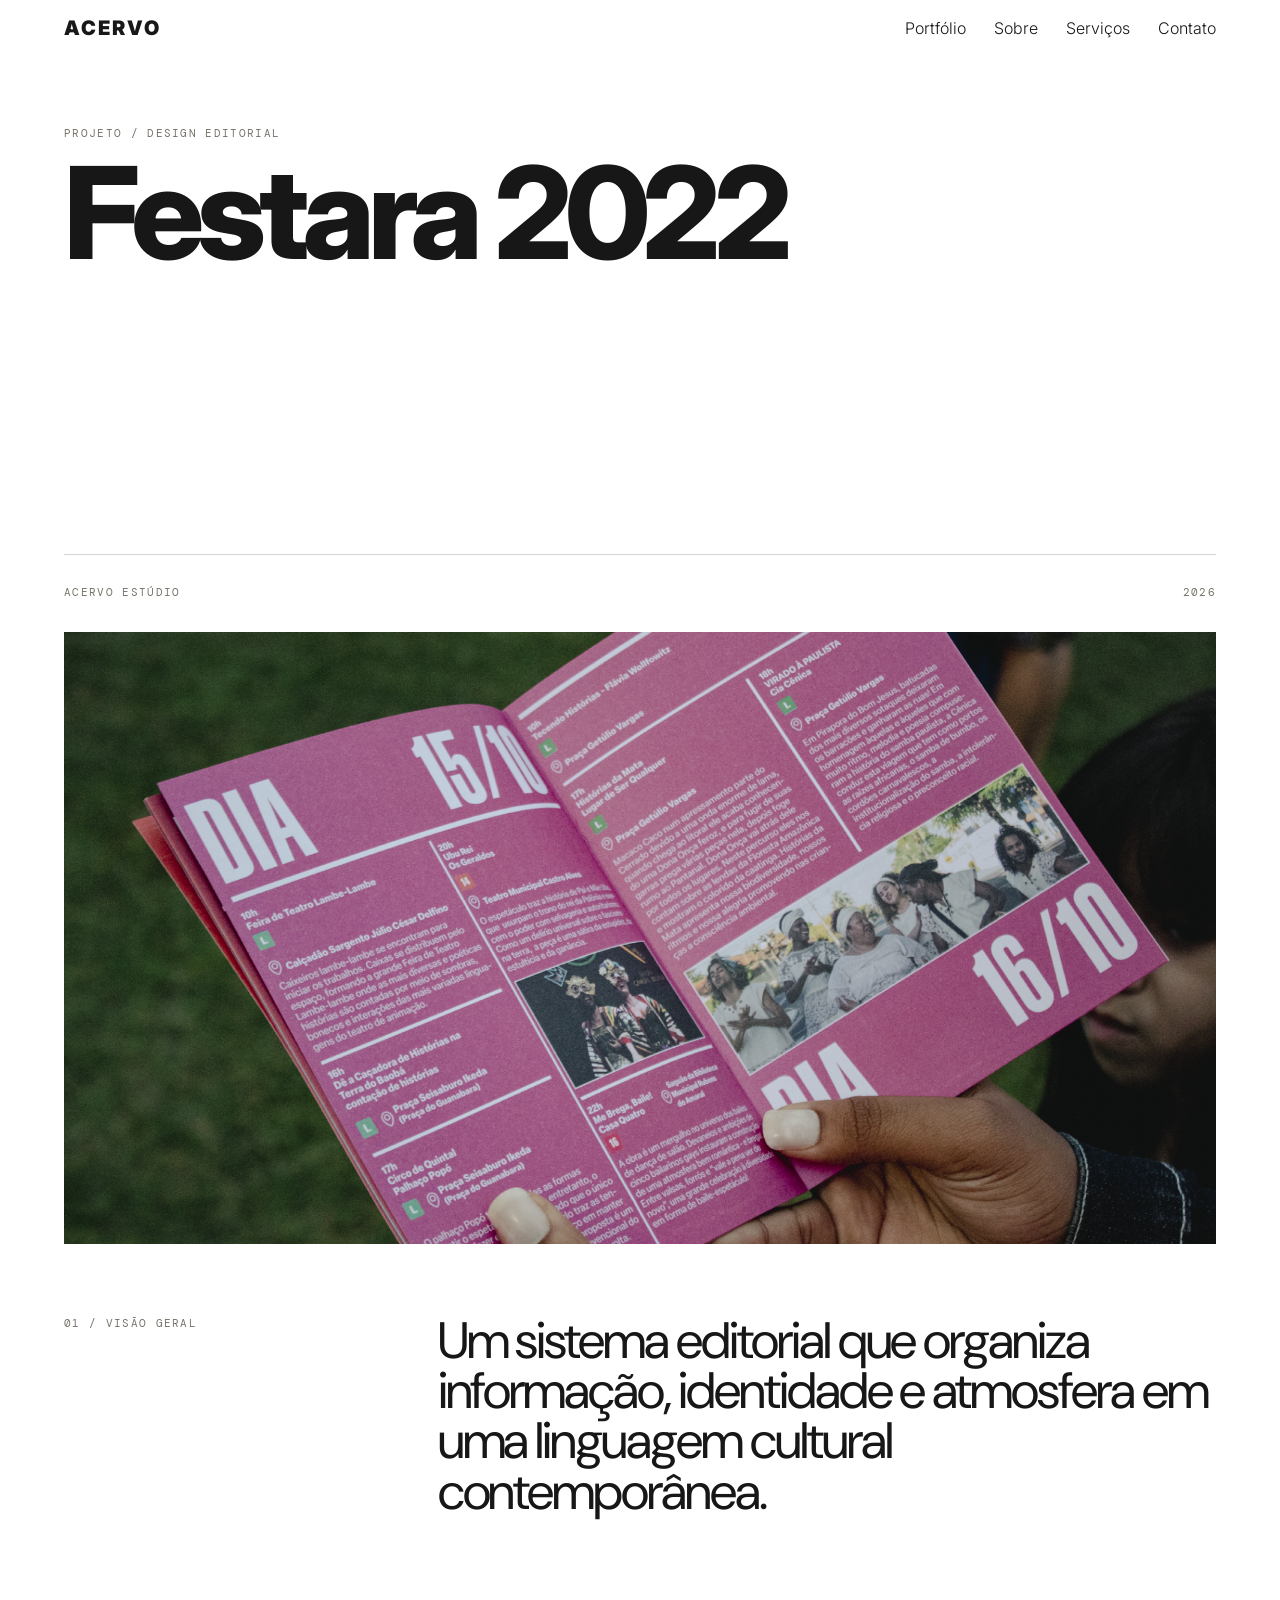
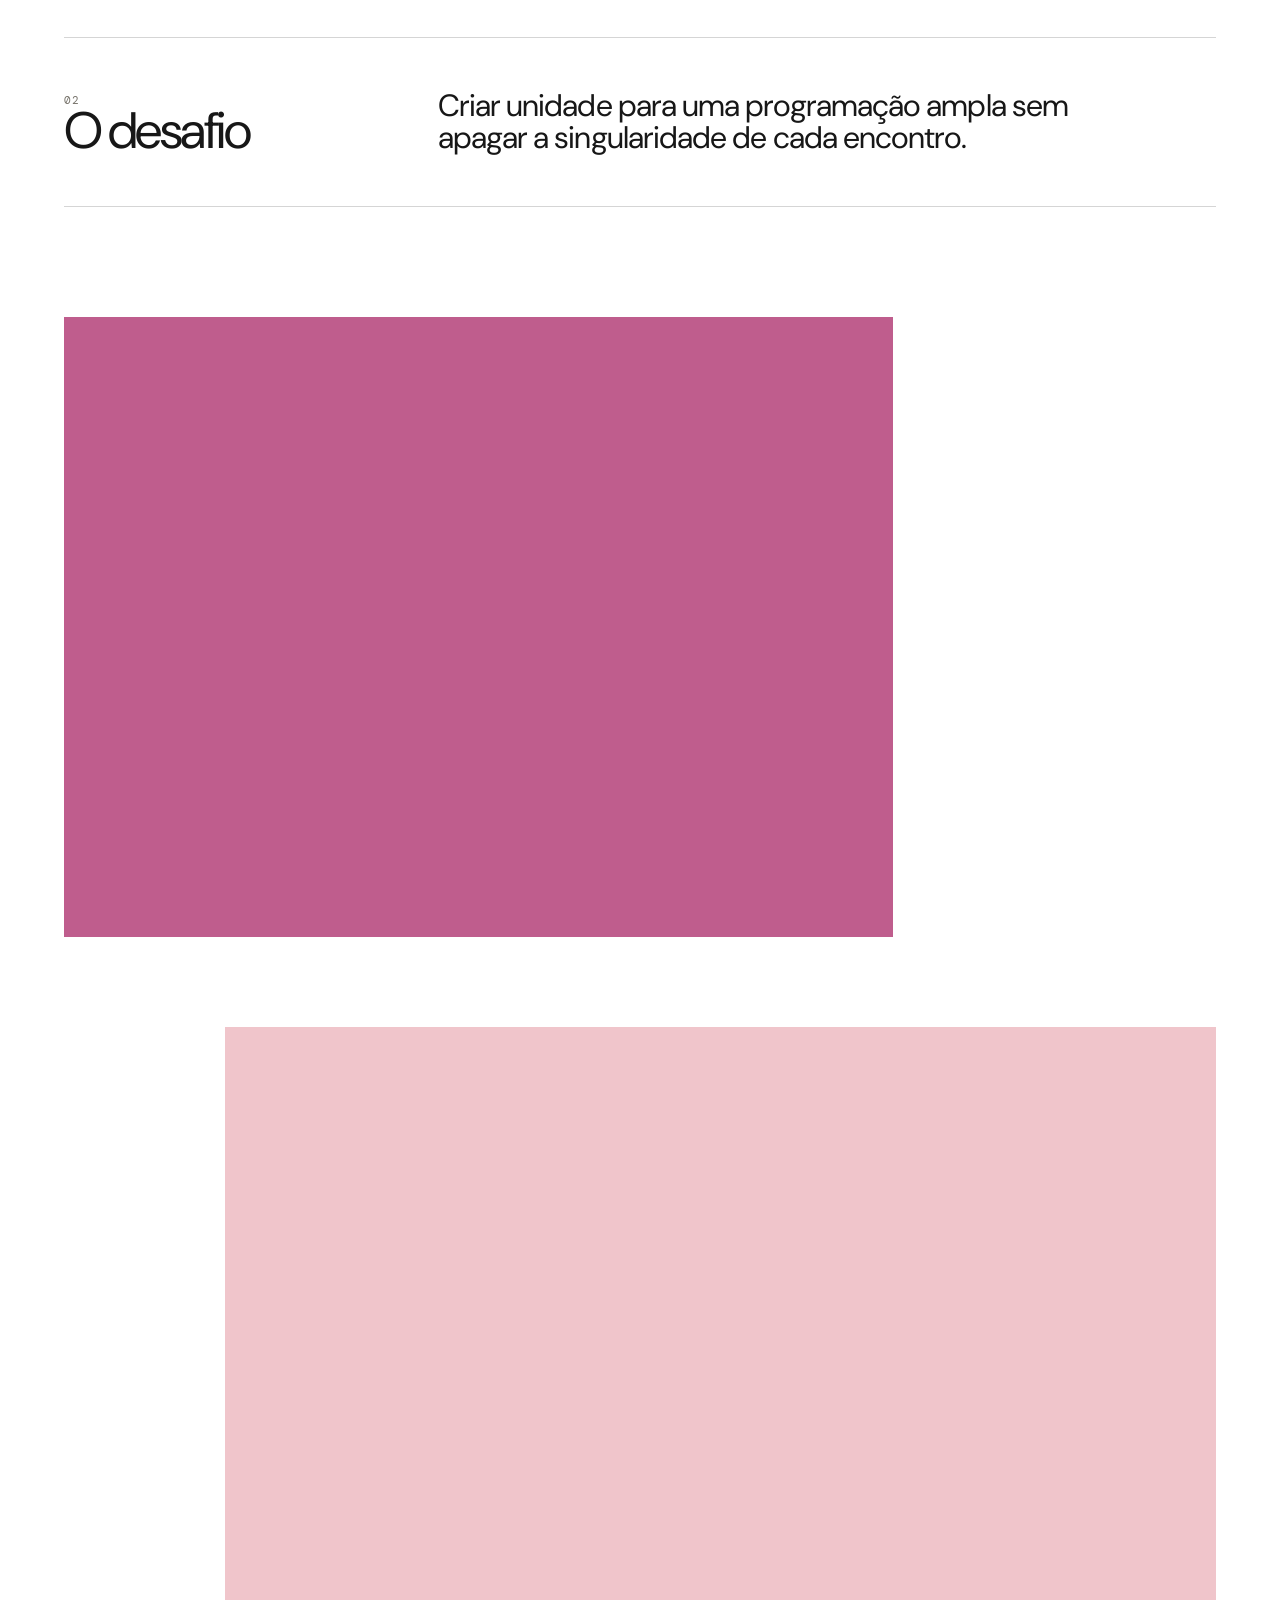
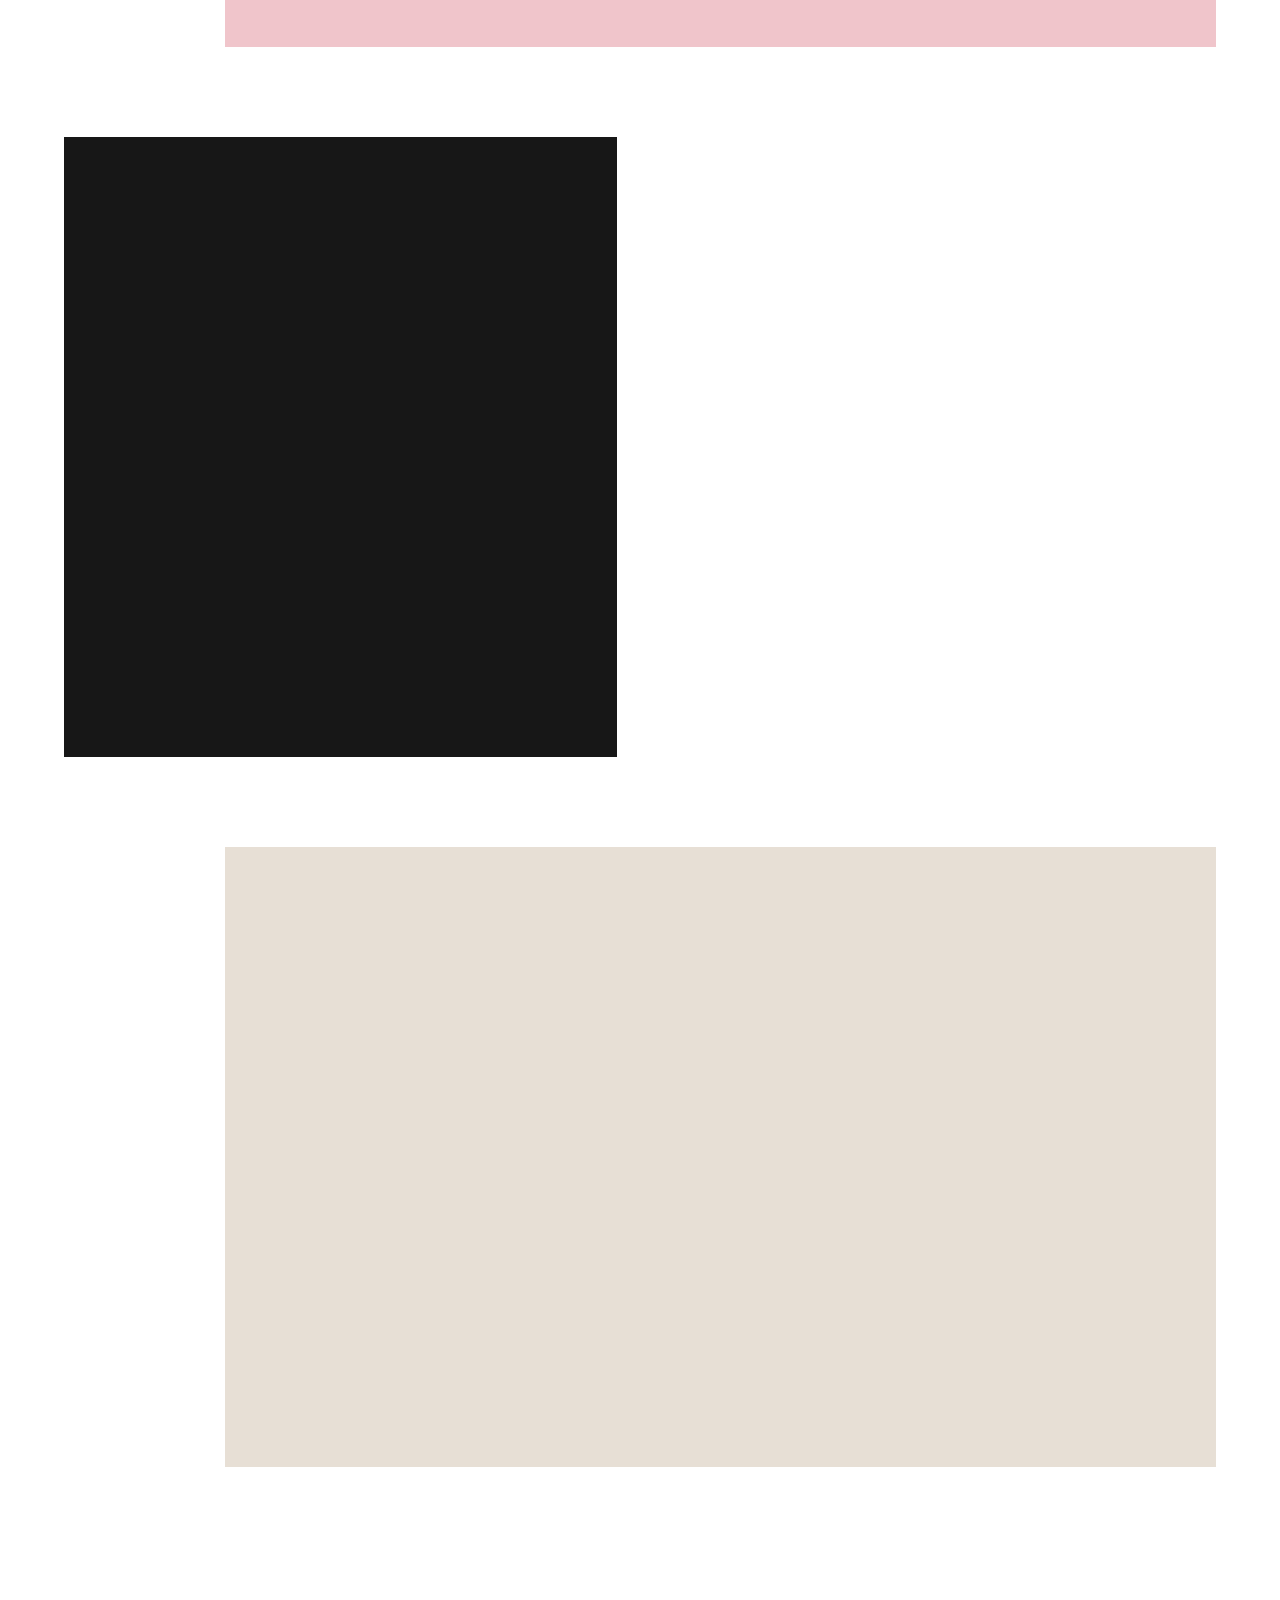
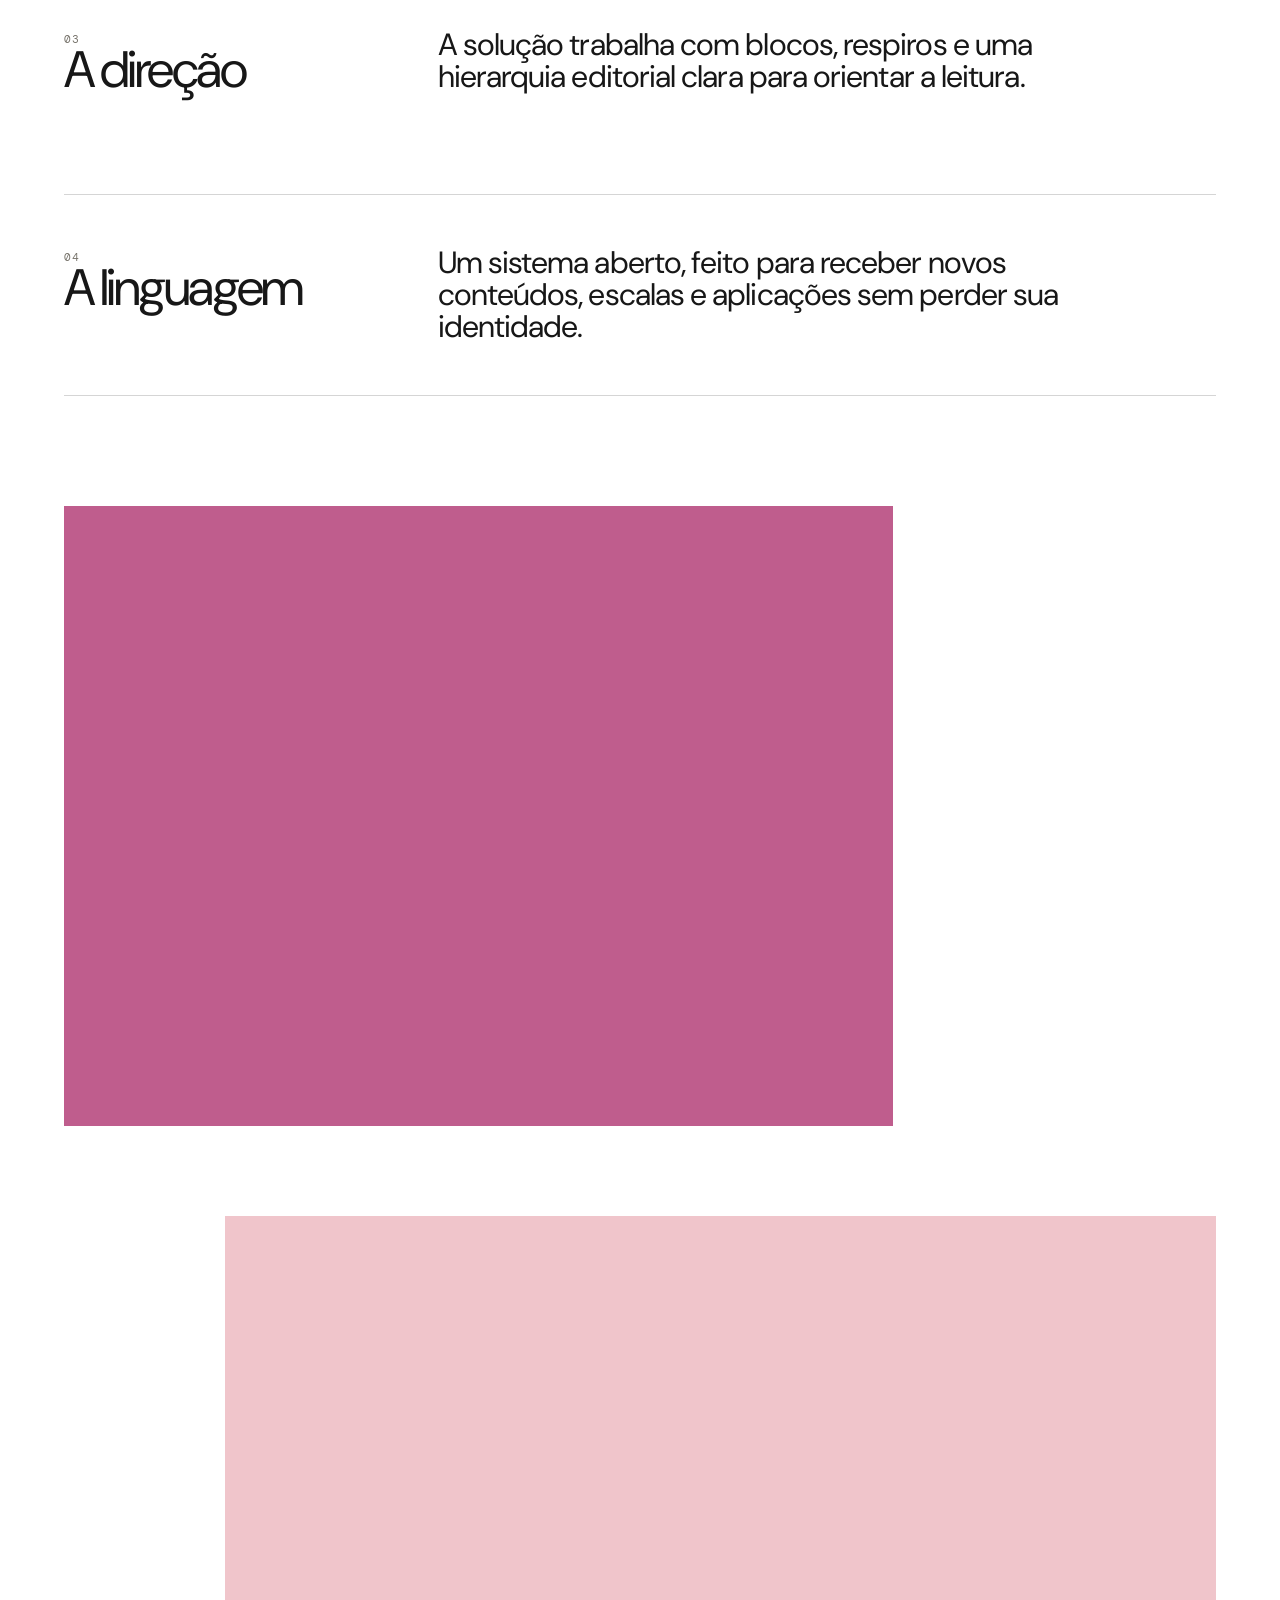
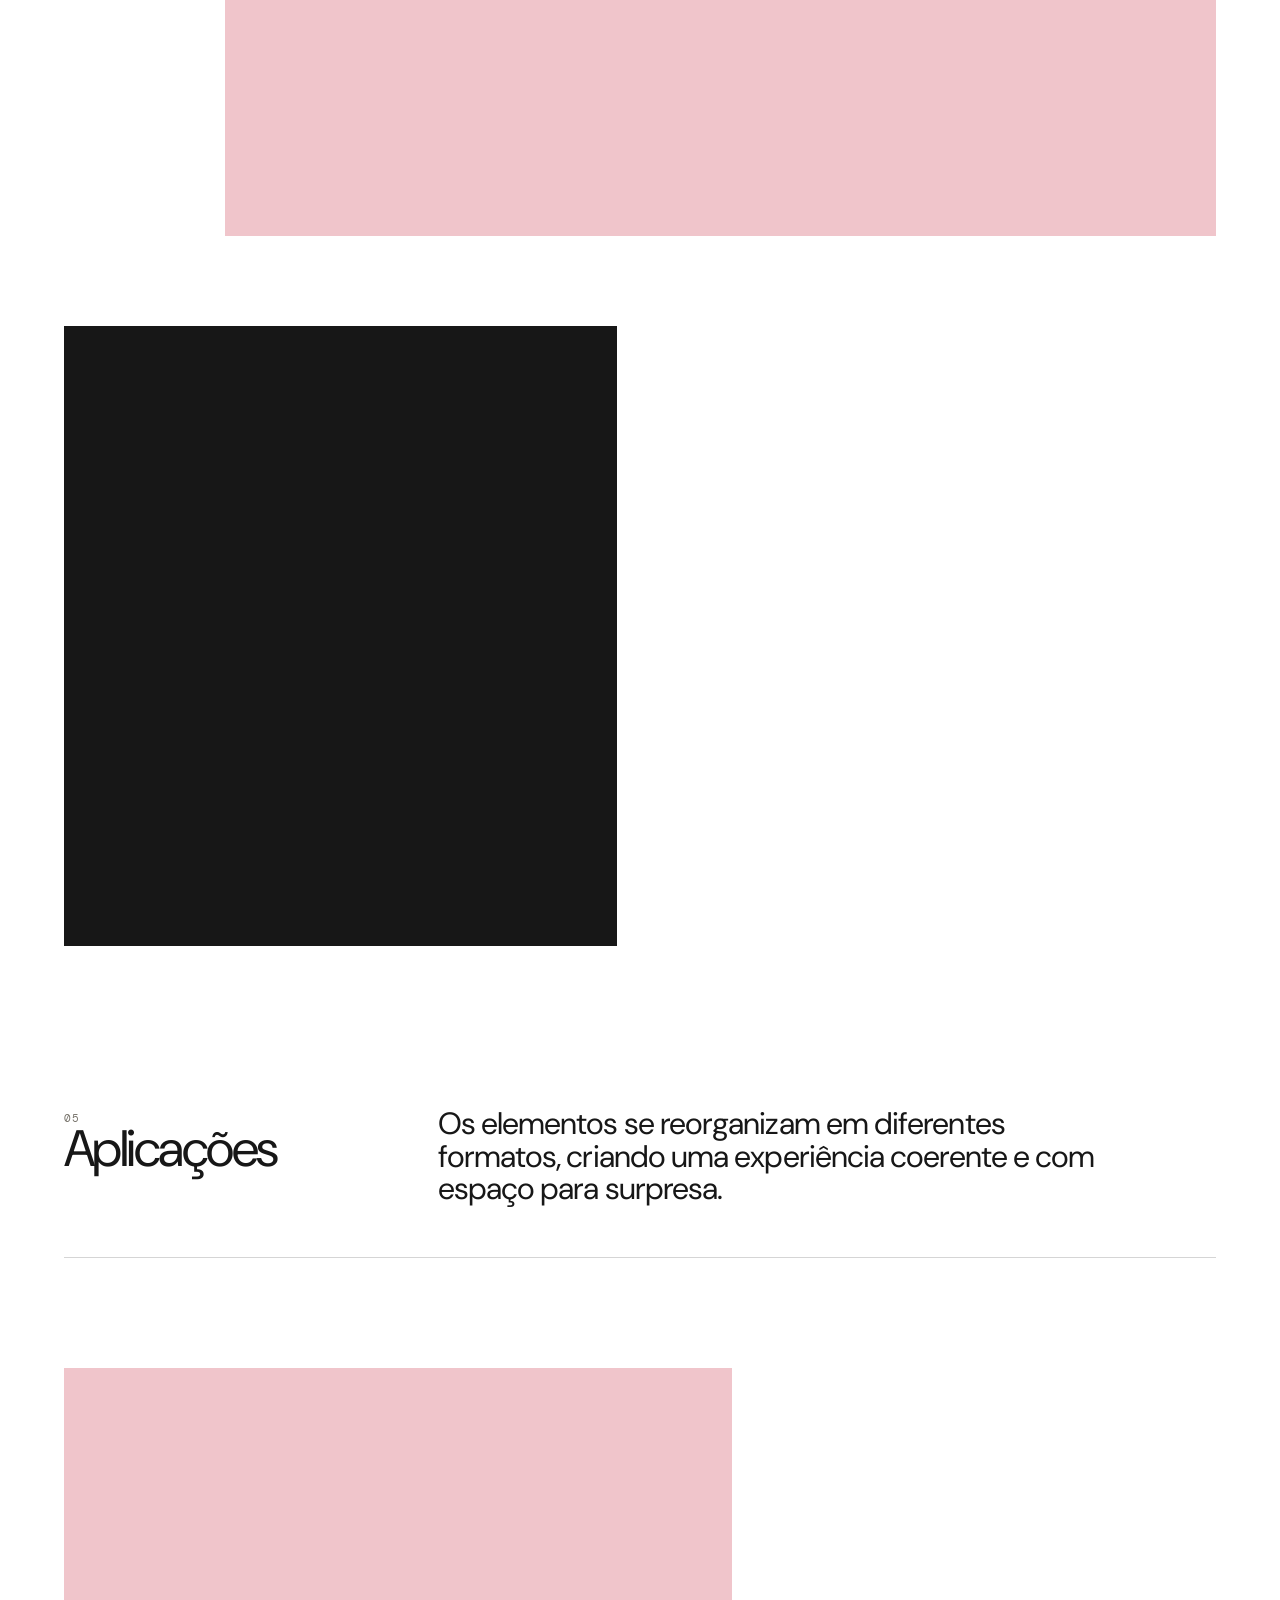
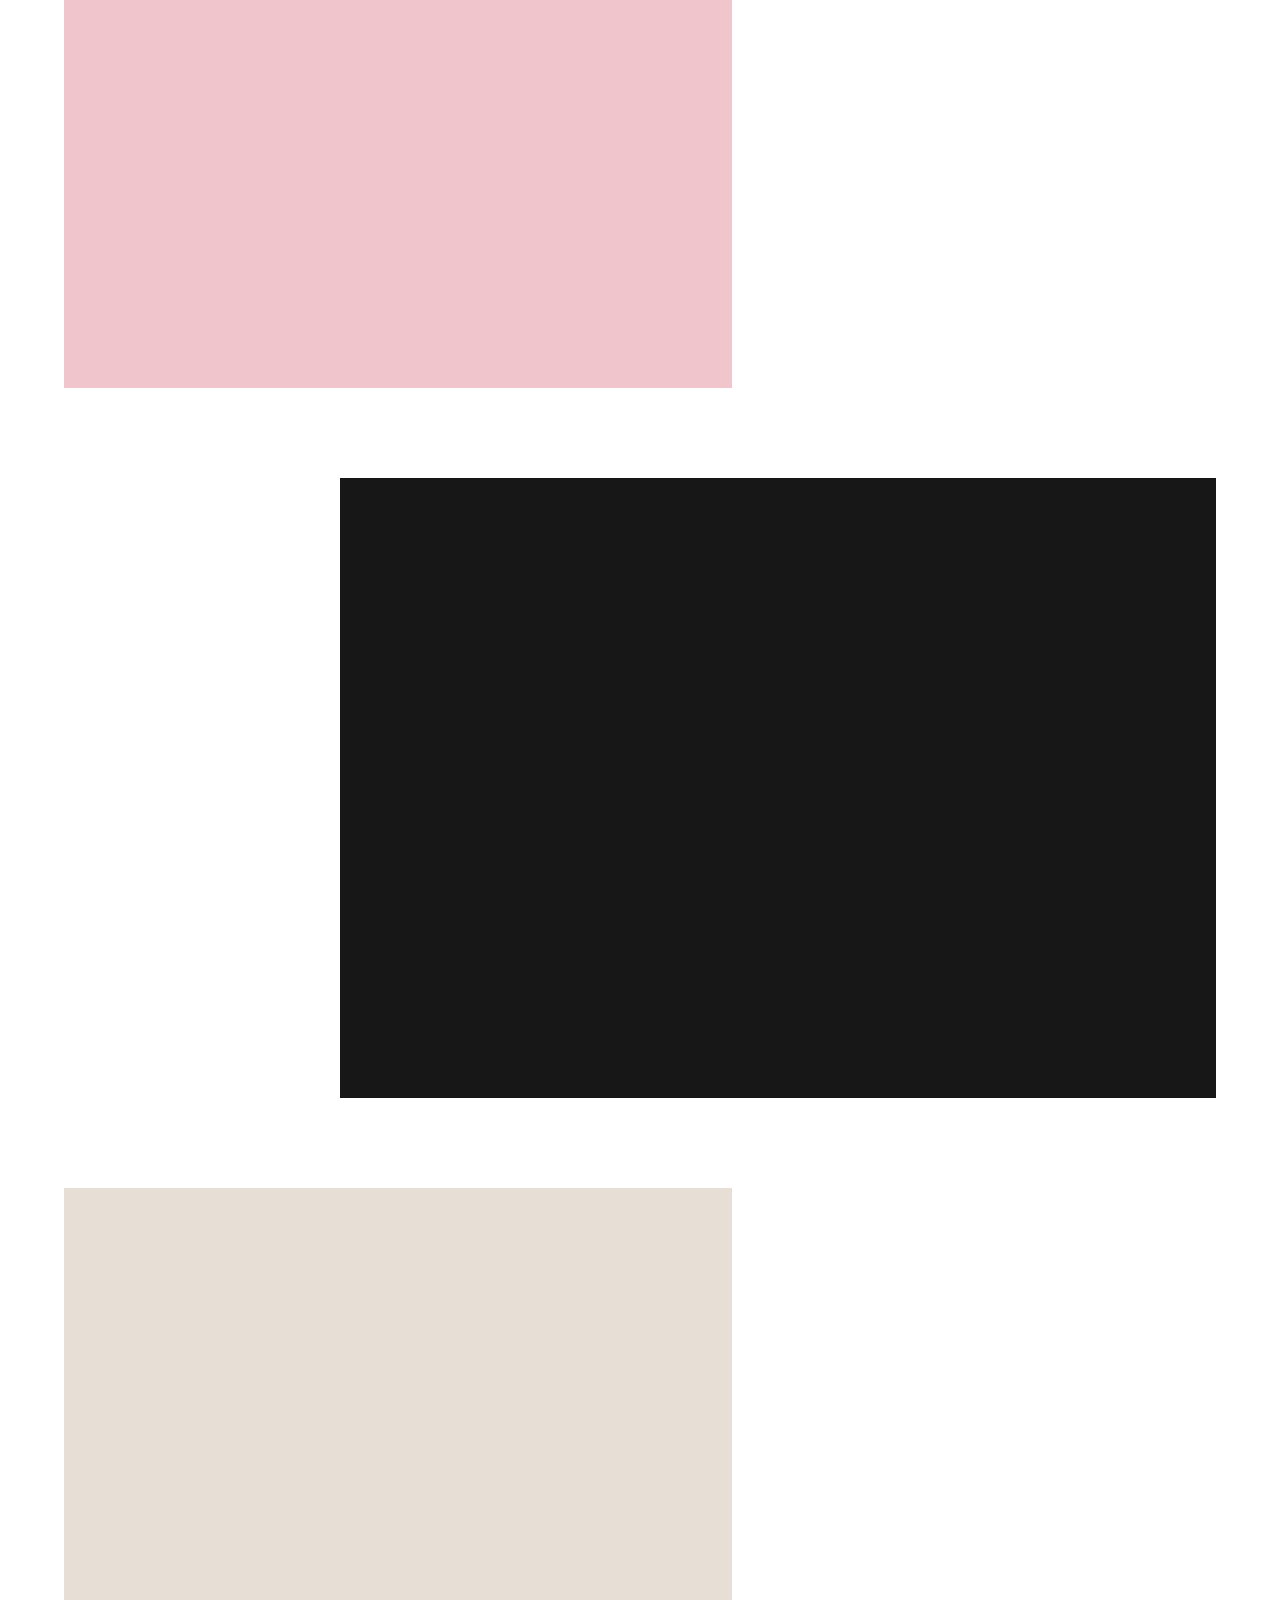
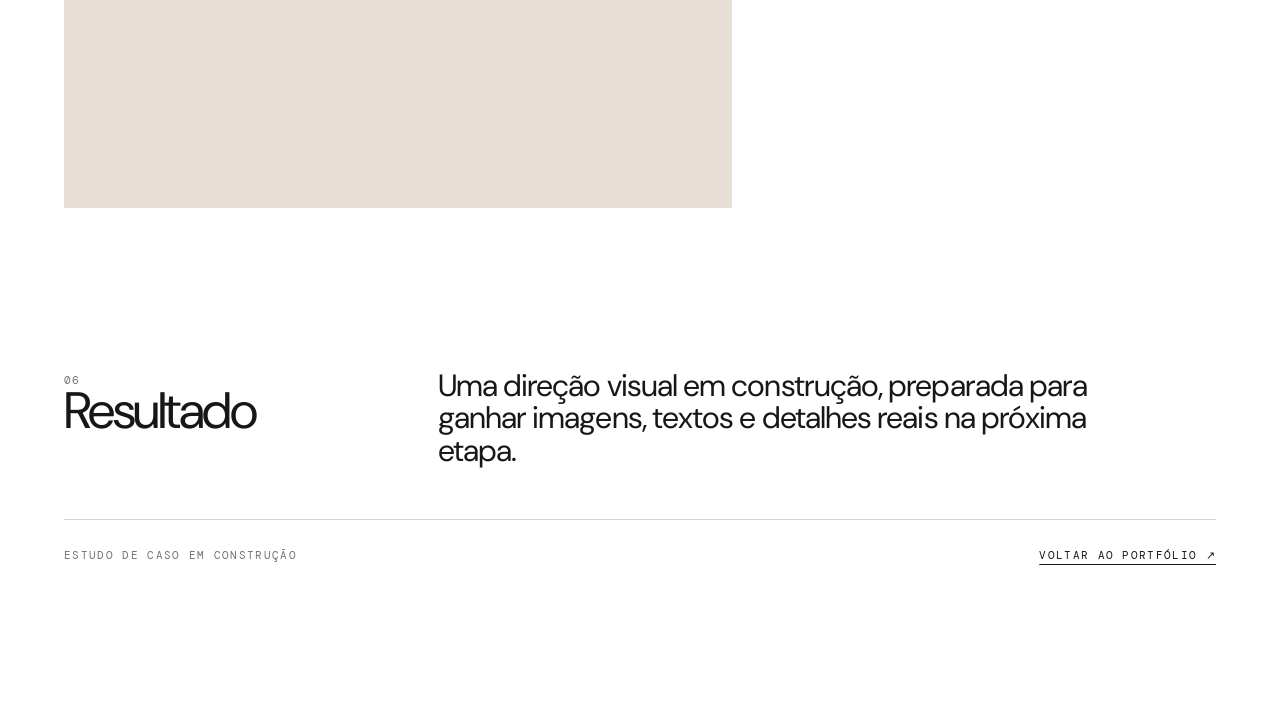
<file: festara-2022.html>
<!DOCTYPE html>
<html lang="pt-BR">
<head>
    <meta charset="UTF-8">
    <meta name="viewport" content="width=device-width, initial-scale=1.0">
    <title>ACERVO — Festara 2022</title>
    <link rel="stylesheet" href="style.css">
    <link rel="preconnect" href="https://fonts.googleapis.com">
    <link rel="preconnect" href="https://fonts.gstatic.com" crossorigin>
    <link href="https://fonts.googleapis.com/css2?family=DM+Mono&family=DM+Sans:wght@400;500;600;700&family=Inter:wght@300;400;800;900&family=Playfair+Display:wght@500;600;700;800&family=Cormorant+Garamond:wght@400;500;600;700&display=swap" rel="stylesheet">
</head>
<body class="project-page" data-project="festara-2022">
    <div class="page-transition" aria-hidden="true"></div>
    <header class="header"><nav class="menu" aria-label="Menu principal"><a href="index.html" class="logo">ACERVO</a><div class="menu-box"><div class="menu-links"><a href="portfolio.html">Portfólio</a><a href="index.html#sobre">Sobre</a><a href="index.html#servicos">Serviços</a><a href="index.html#contato">Contato</a></div></div></nav></header>
    <main class="project-shell">
        <section class="project-featured"><div class="project-featured-image project-featured-image--image14"></div></section>
        <section class="project-copy"><p>Design editorial para o Festara 2022, organizando informação, identidade e atmosfera em uma linguagem cultural contemporânea.</p></section>
    </main>
    <script src="script.js"></script>
</body>
</html>
</file>
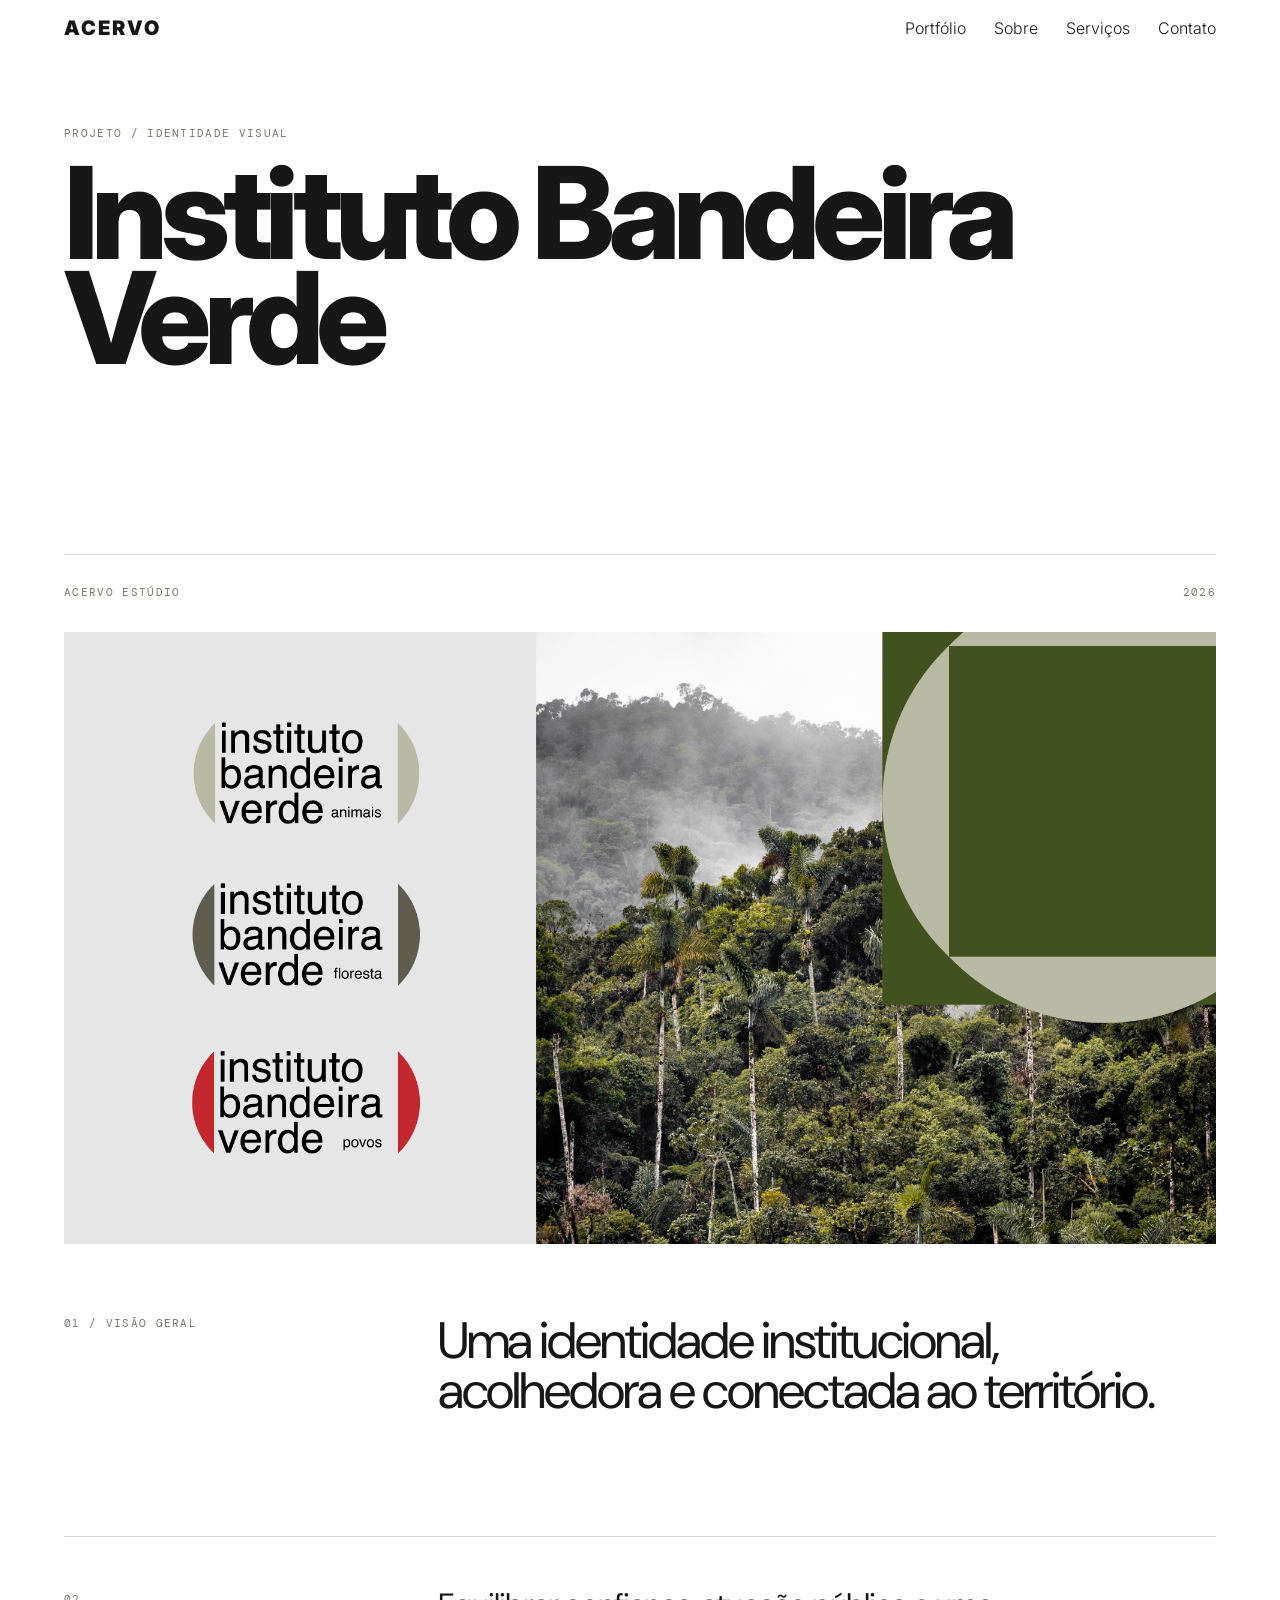
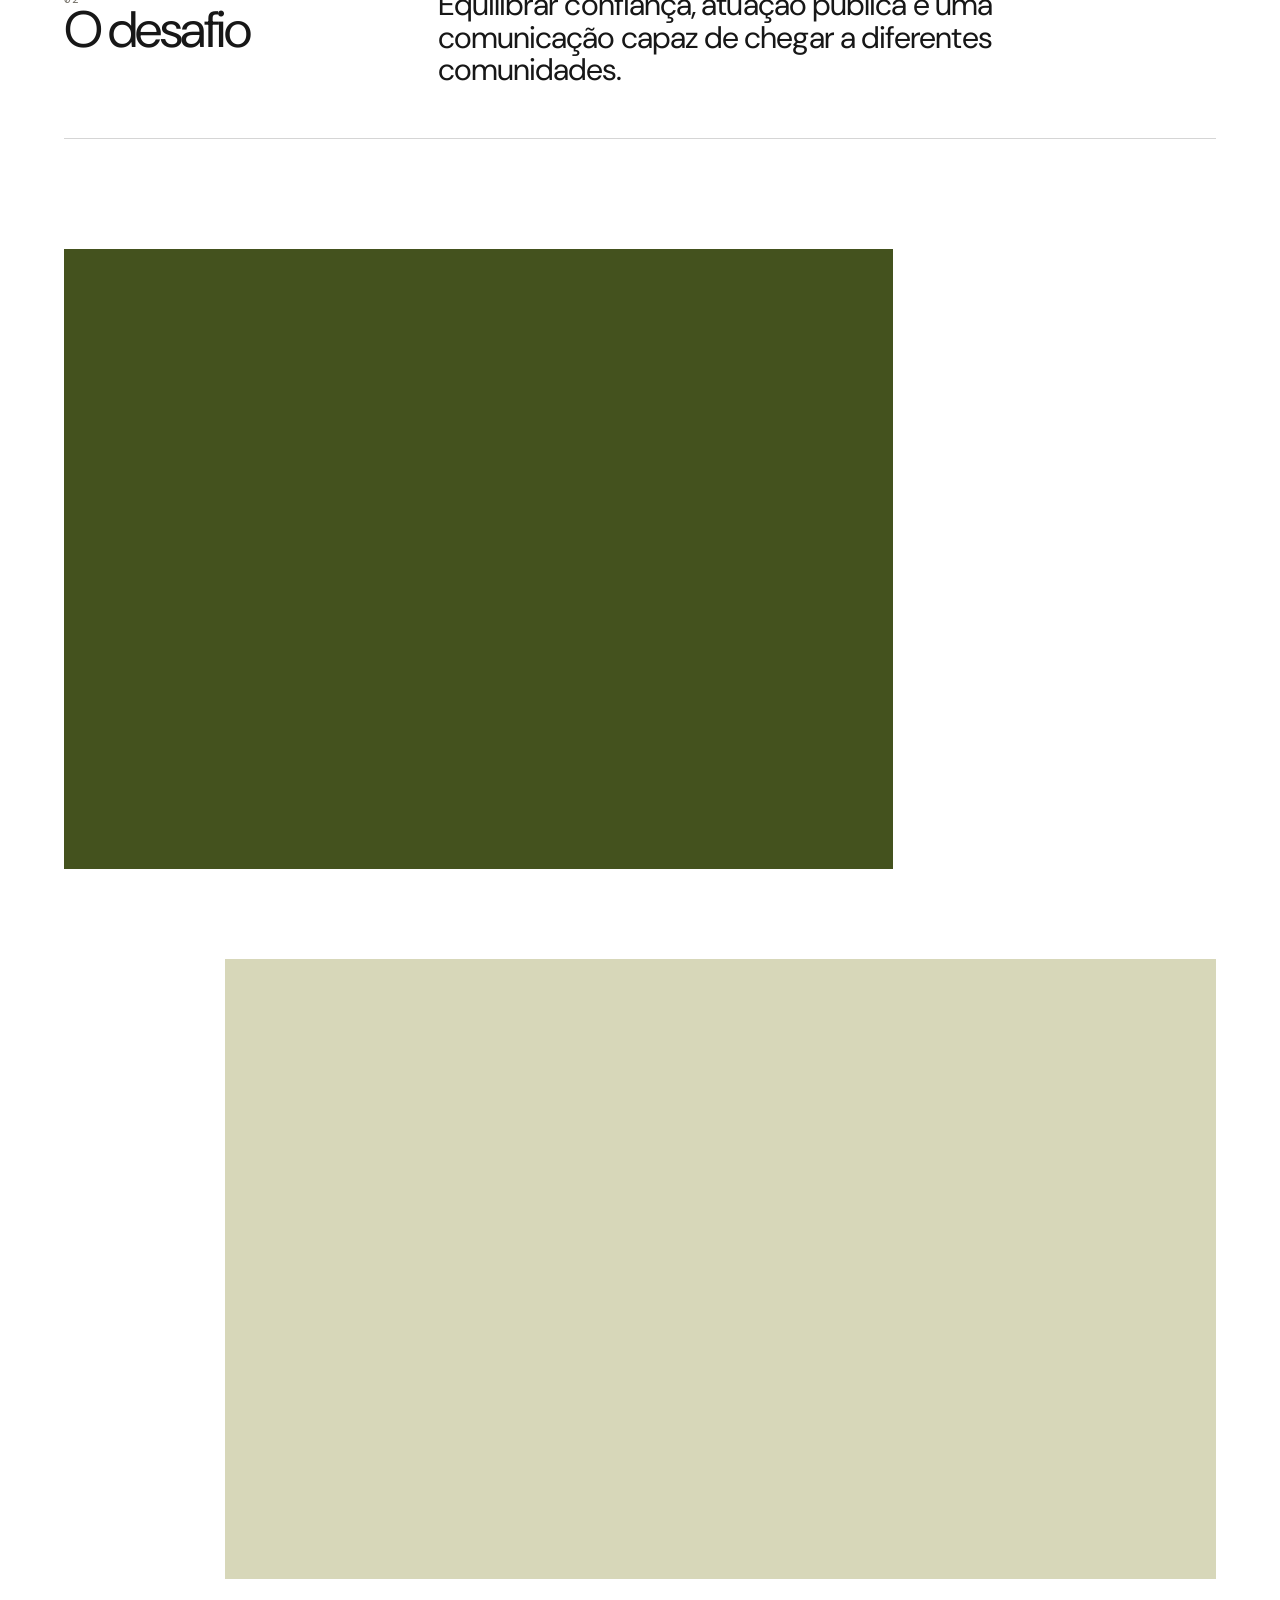
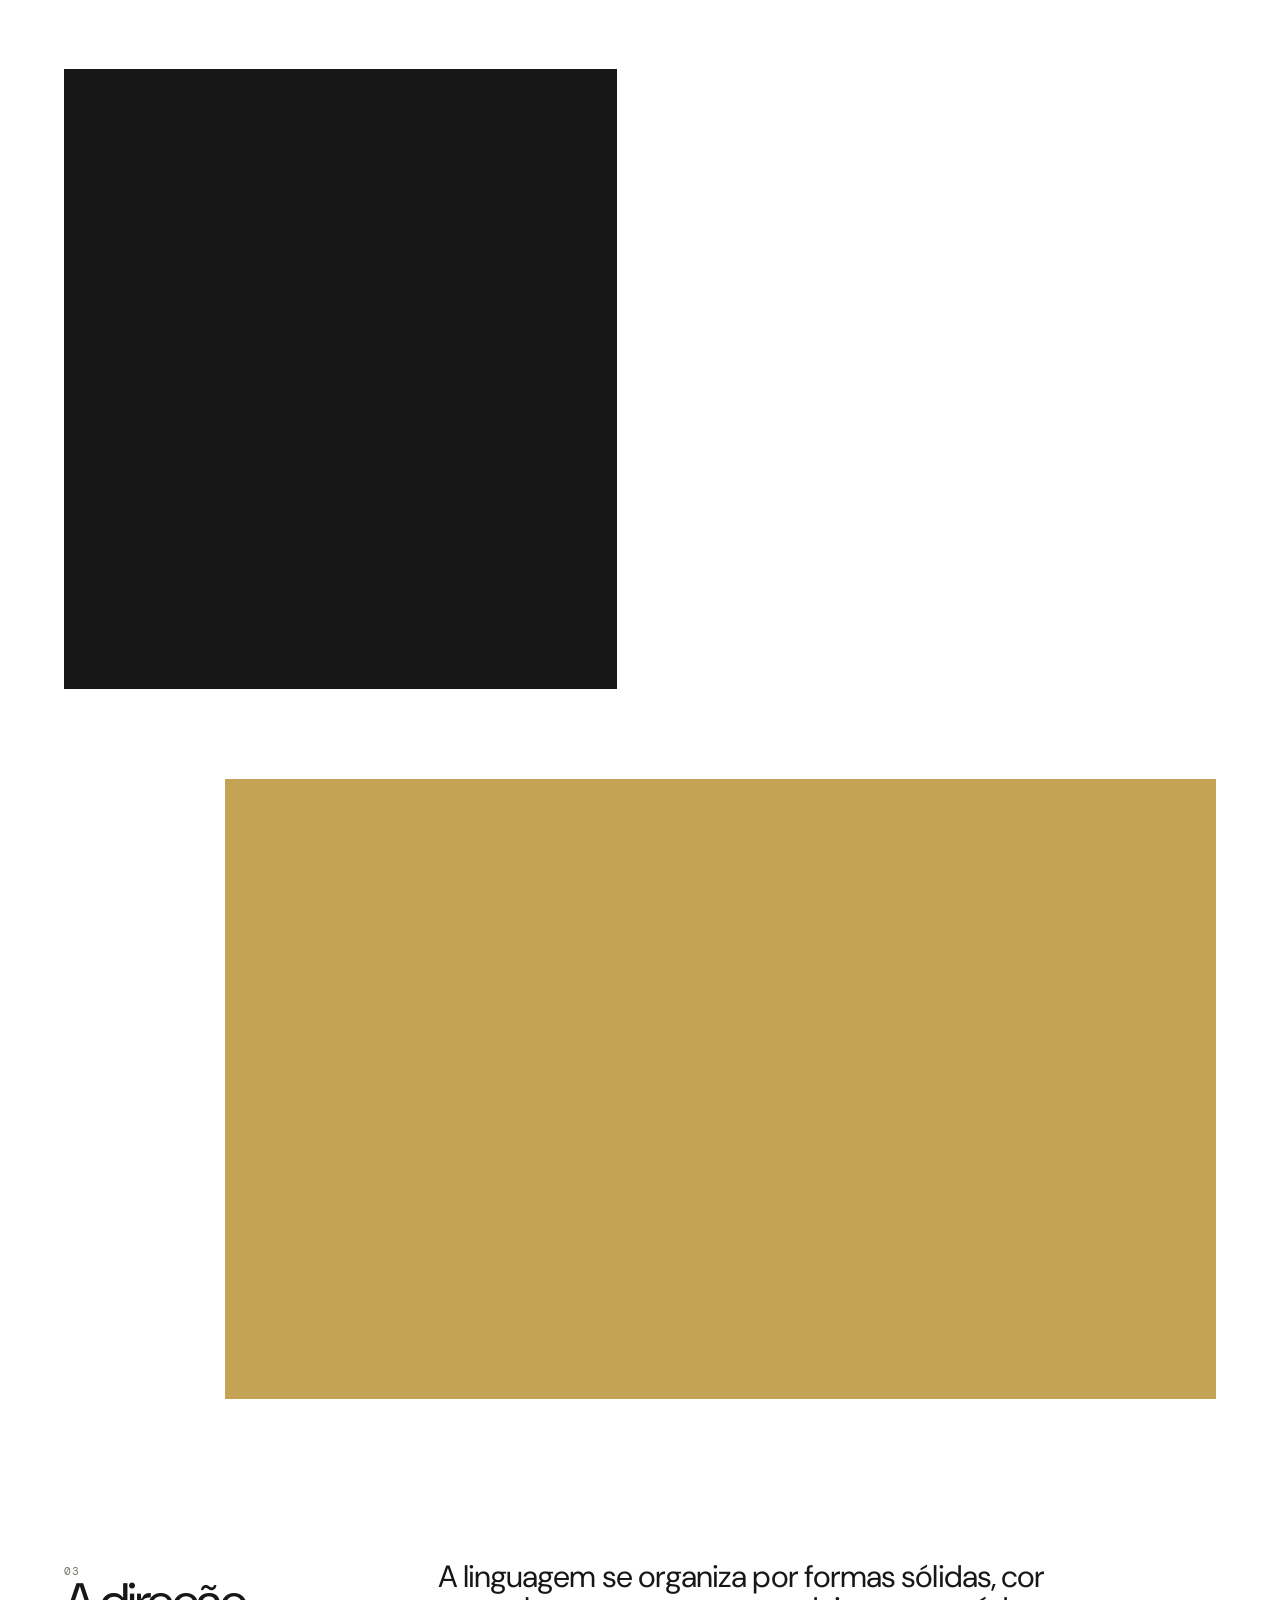
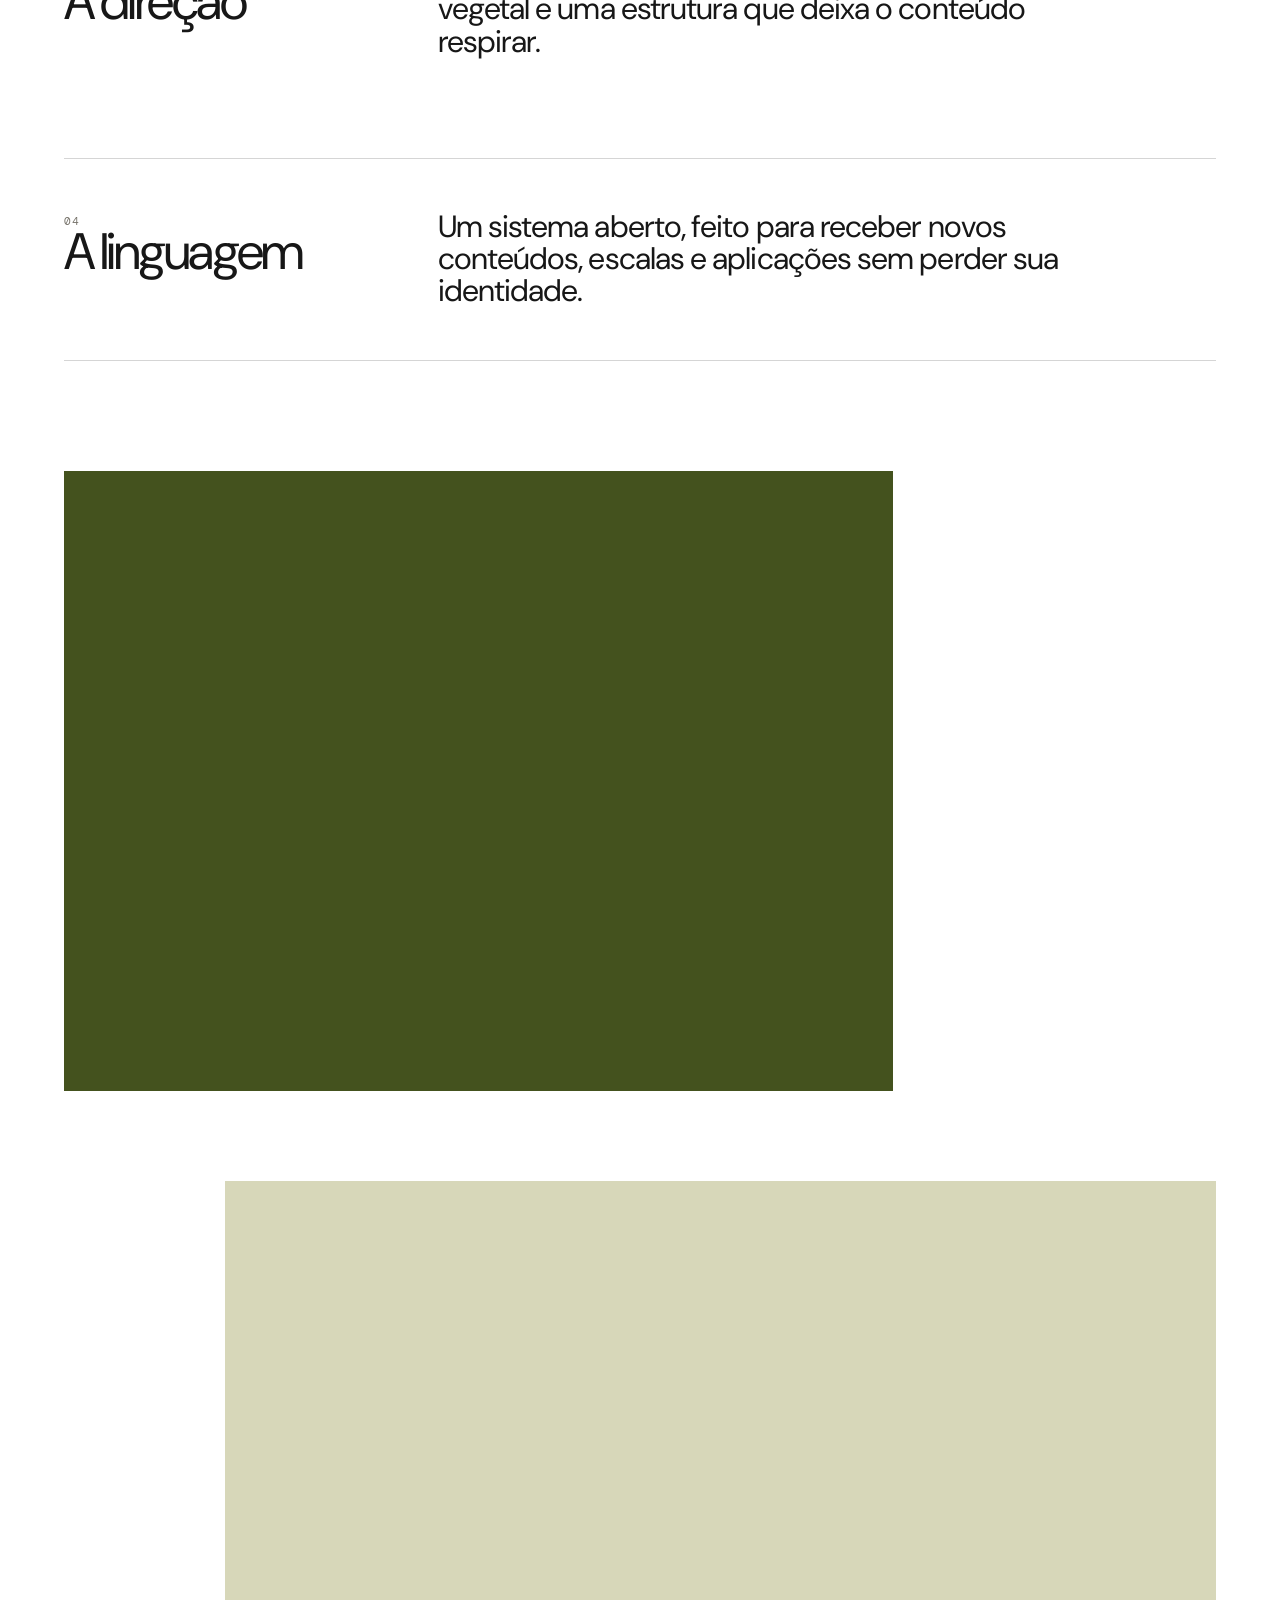
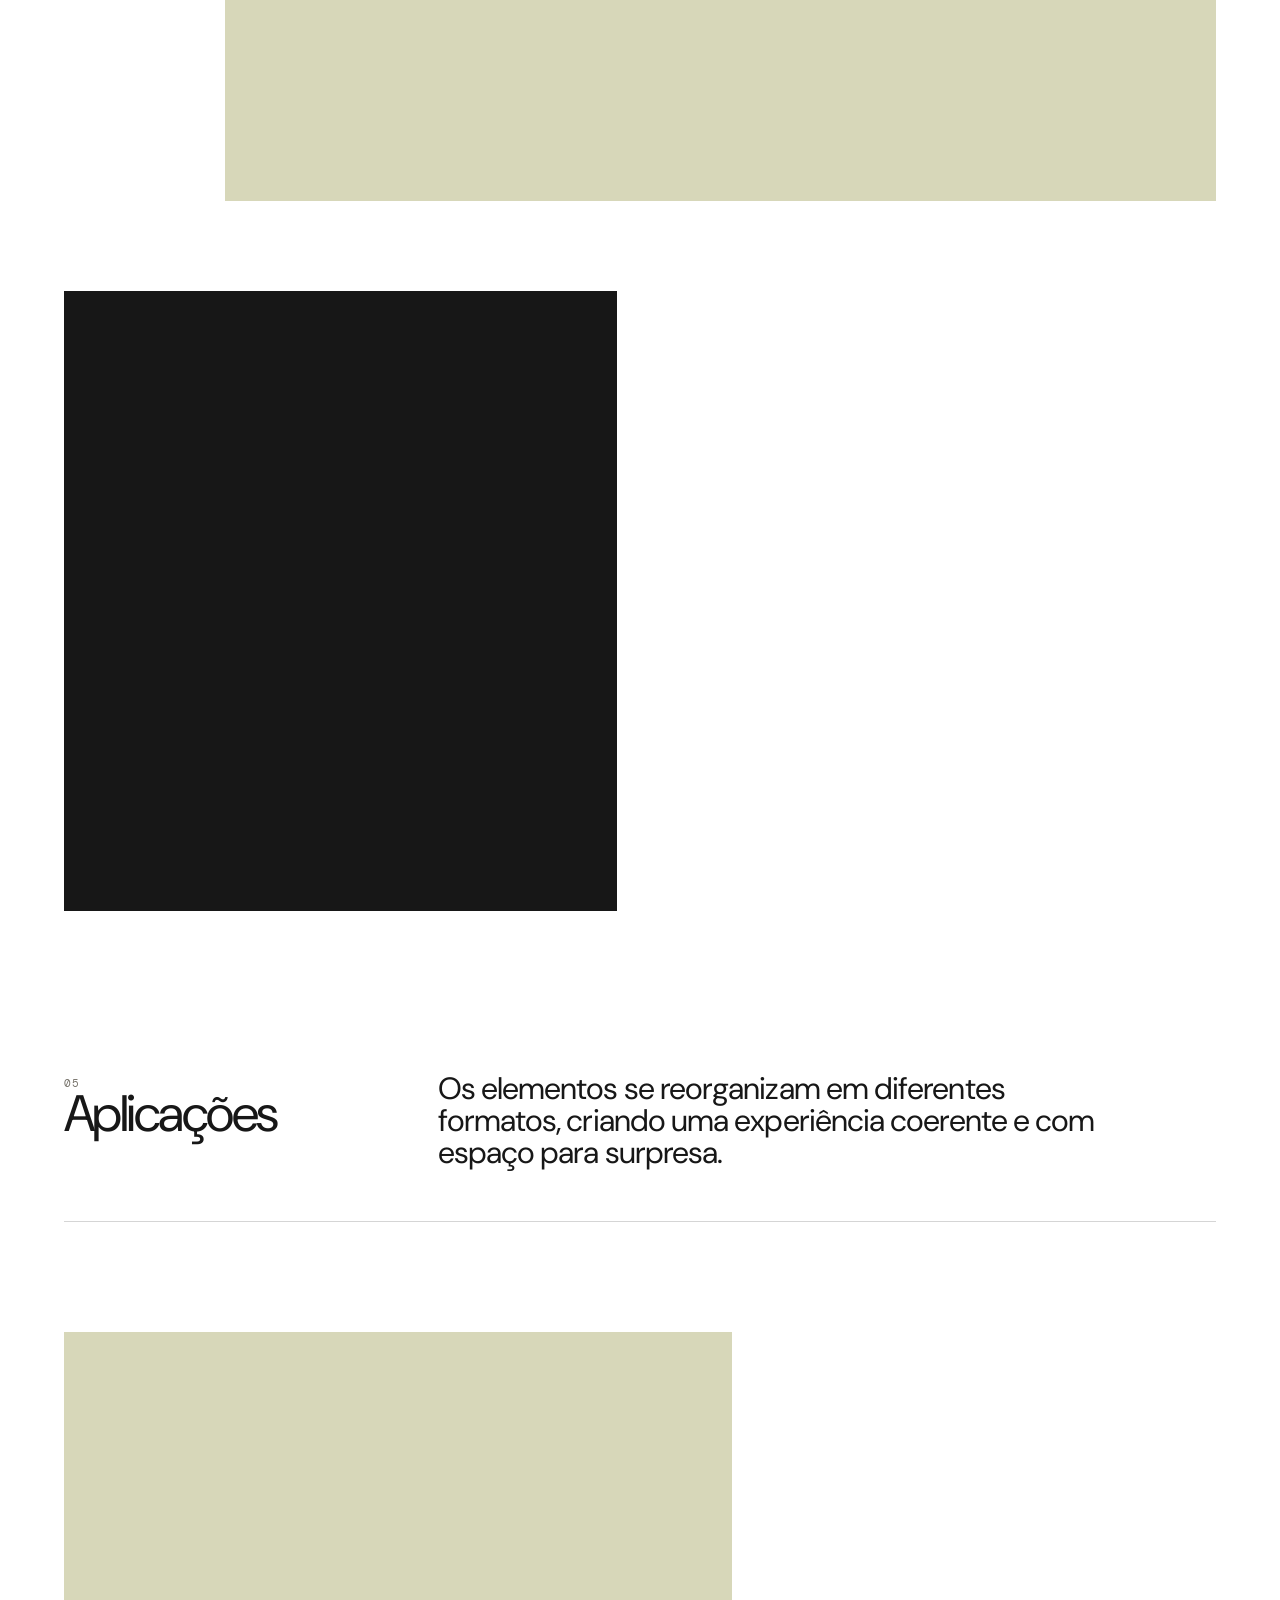
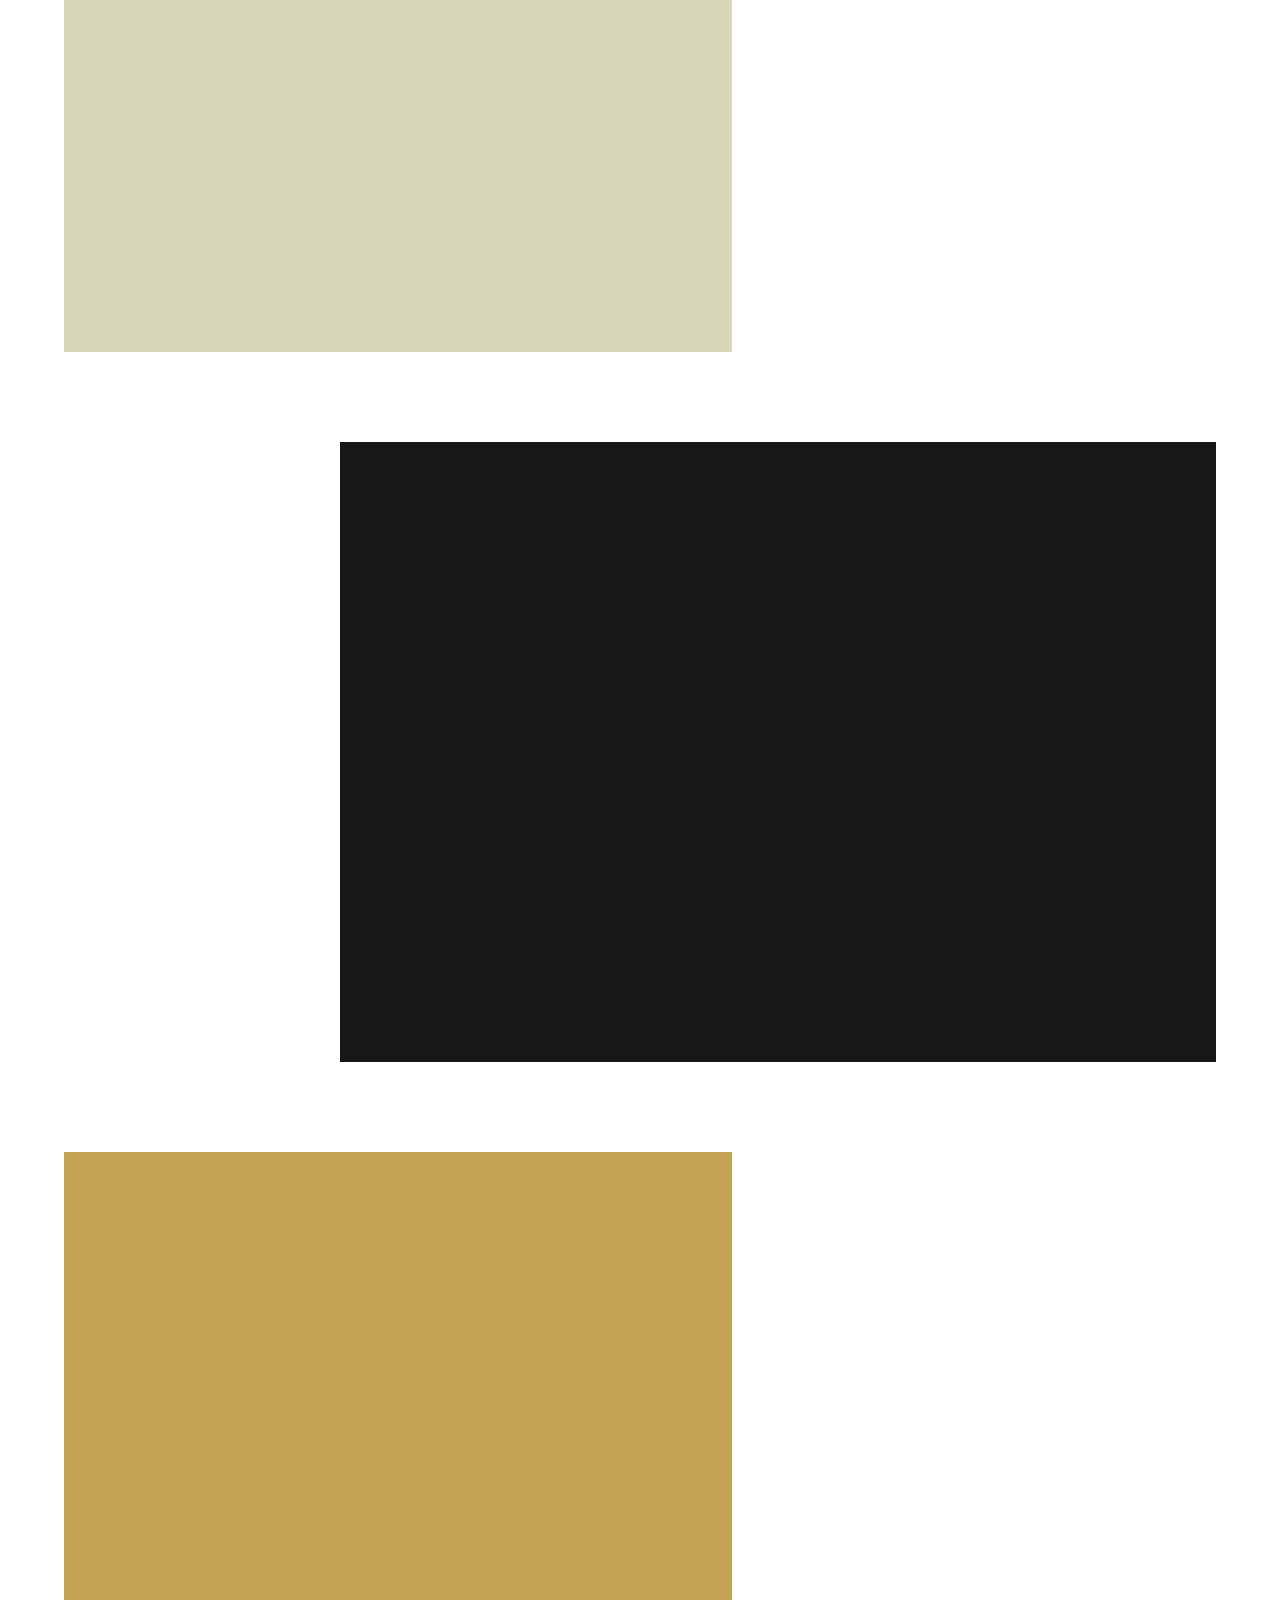
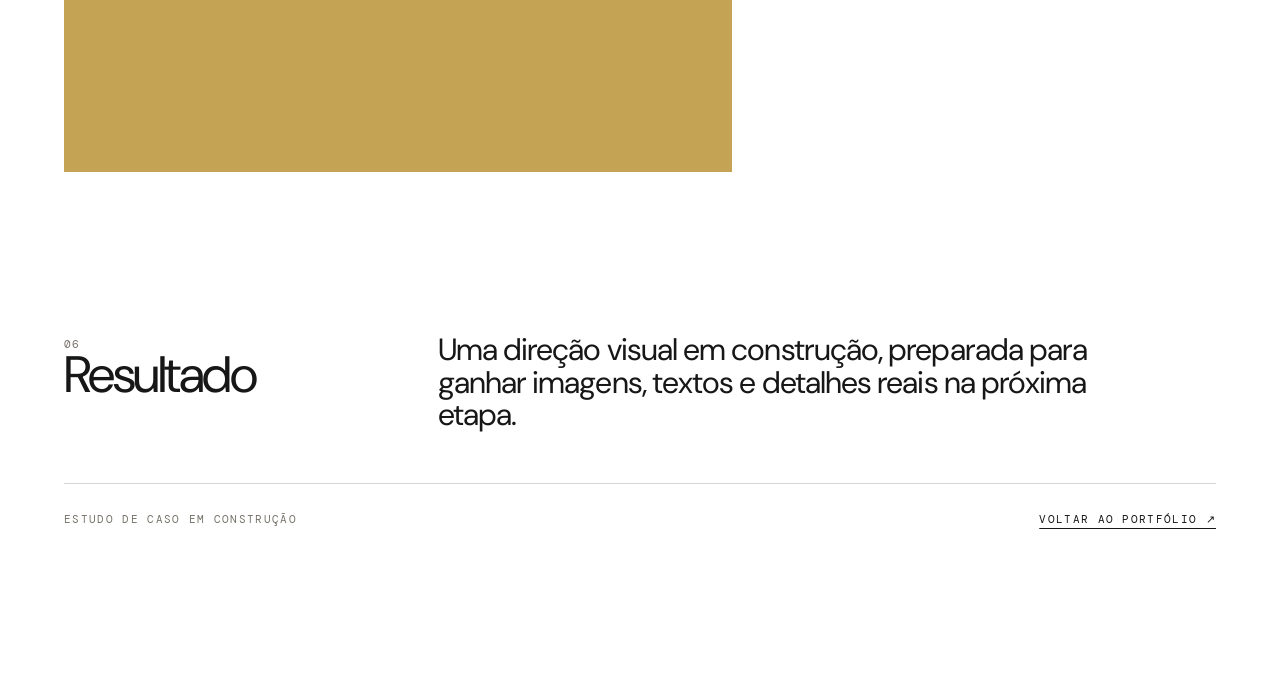
<file: instituto-bandeira-verde.html>
<!DOCTYPE html>
<html lang="pt-BR">
<head>
    <meta charset="UTF-8">
    <meta name="viewport" content="width=device-width, initial-scale=1.0">
    <title>ACERVO — Instituto Bandeira Verde</title>
    <link rel="stylesheet" href="style.css">
    <link rel="preconnect" href="https://fonts.googleapis.com">
    <link rel="preconnect" href="https://fonts.gstatic.com" crossorigin>
    <link href="https://fonts.googleapis.com/css2?family=DM+Mono&family=DM+Sans:wght@400;500;600;700&family=Inter:wght@300;400;800;900&family=Playfair+Display:wght@500;600;700;800&family=Cormorant+Garamond:wght@400;500;600;700&display=swap" rel="stylesheet">
</head>
<body class="project-page" data-project="instituto-bandeira-verde">
    <div class="page-transition" aria-hidden="true"></div>
    <header class="header"><nav class="menu" aria-label="Menu principal"><a href="index.html" class="logo">ACERVO</a><div class="menu-box"><div class="menu-links"><a href="portfolio.html">Portfólio</a><a href="index.html#sobre">Sobre</a><a href="index.html#servicos">Serviços</a><a href="index.html#contato">Contato</a></div></div></nav></header>
    <main class="project-shell">
        <section class="project-featured"><div class="project-featured-image project-featured-image--bandeira-verde"></div></section>
        <section class="project-copy"><p>Identidade visual para o Instituto Bandeira Verde, com uma linguagem institucional, acolhedora e conectada ao território.</p></section>
    </main>
    <script src="script.js"></script>
</body>
</html>
</file>
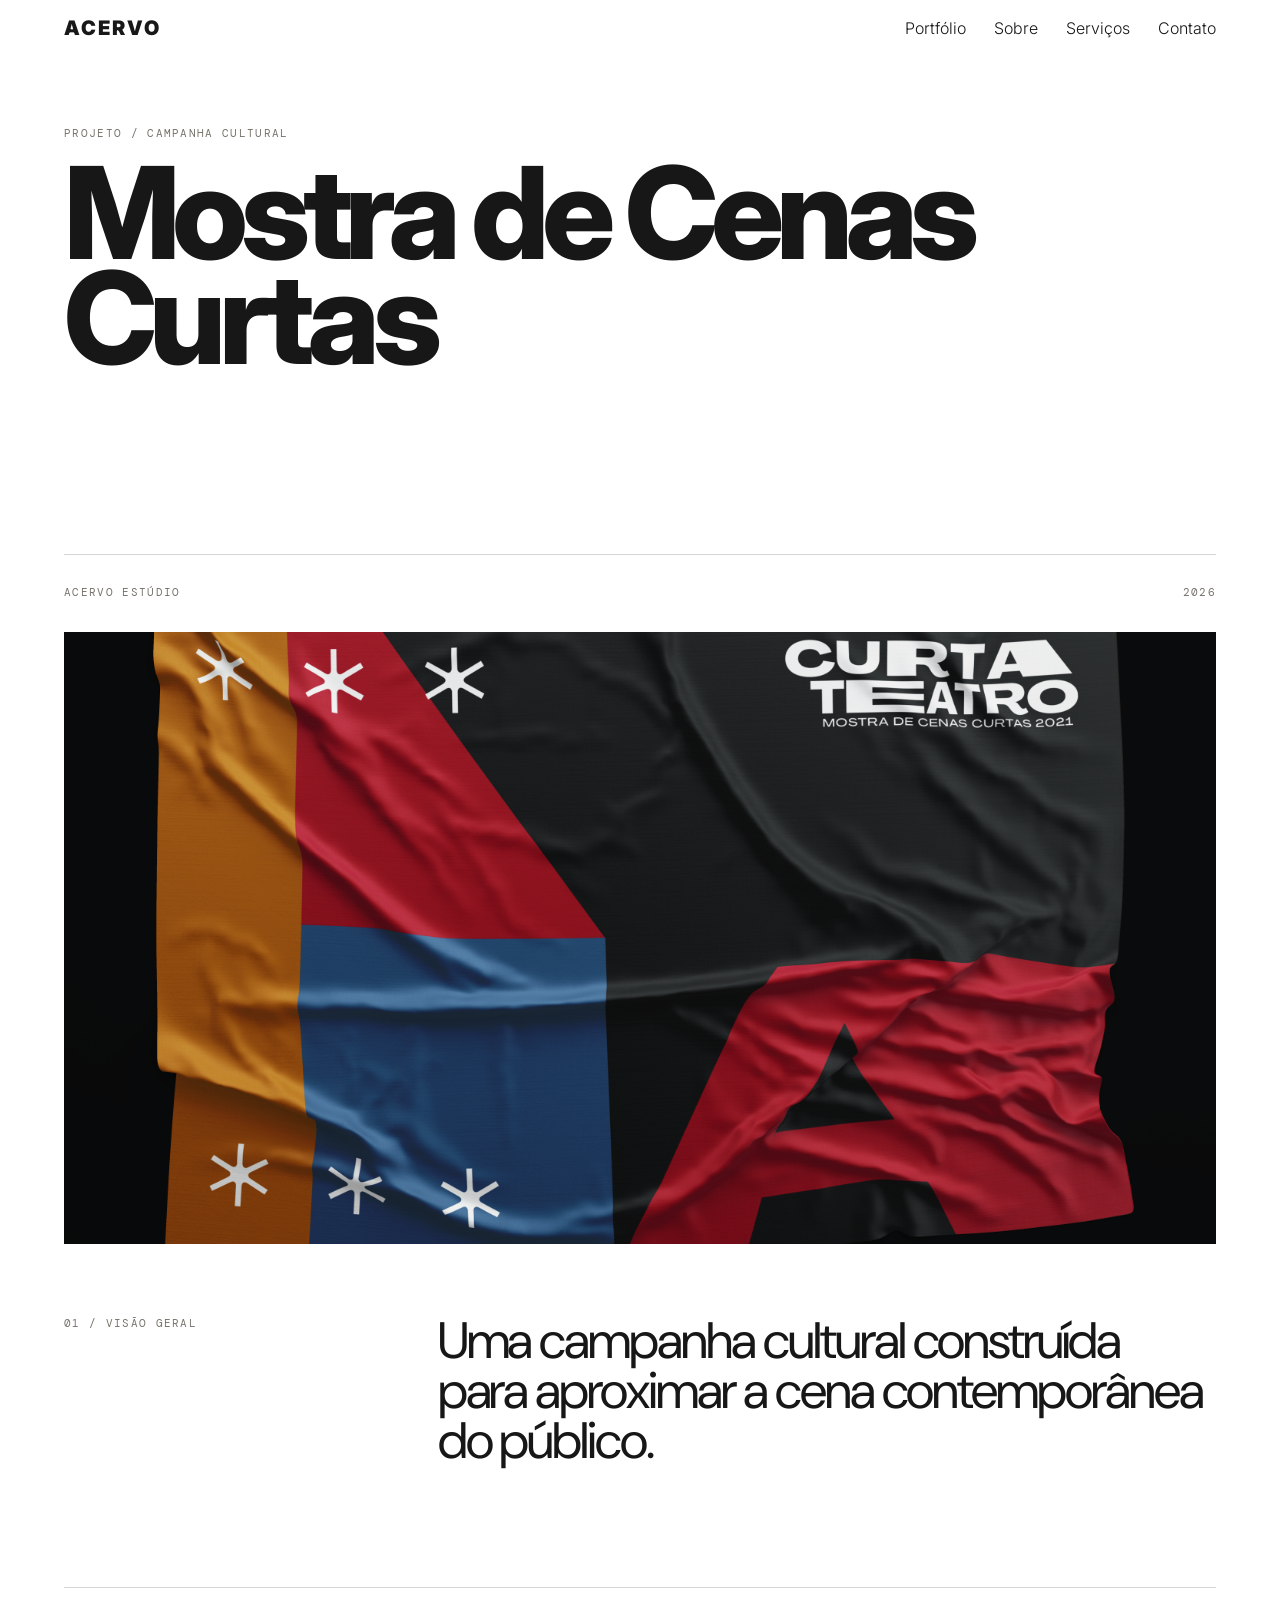
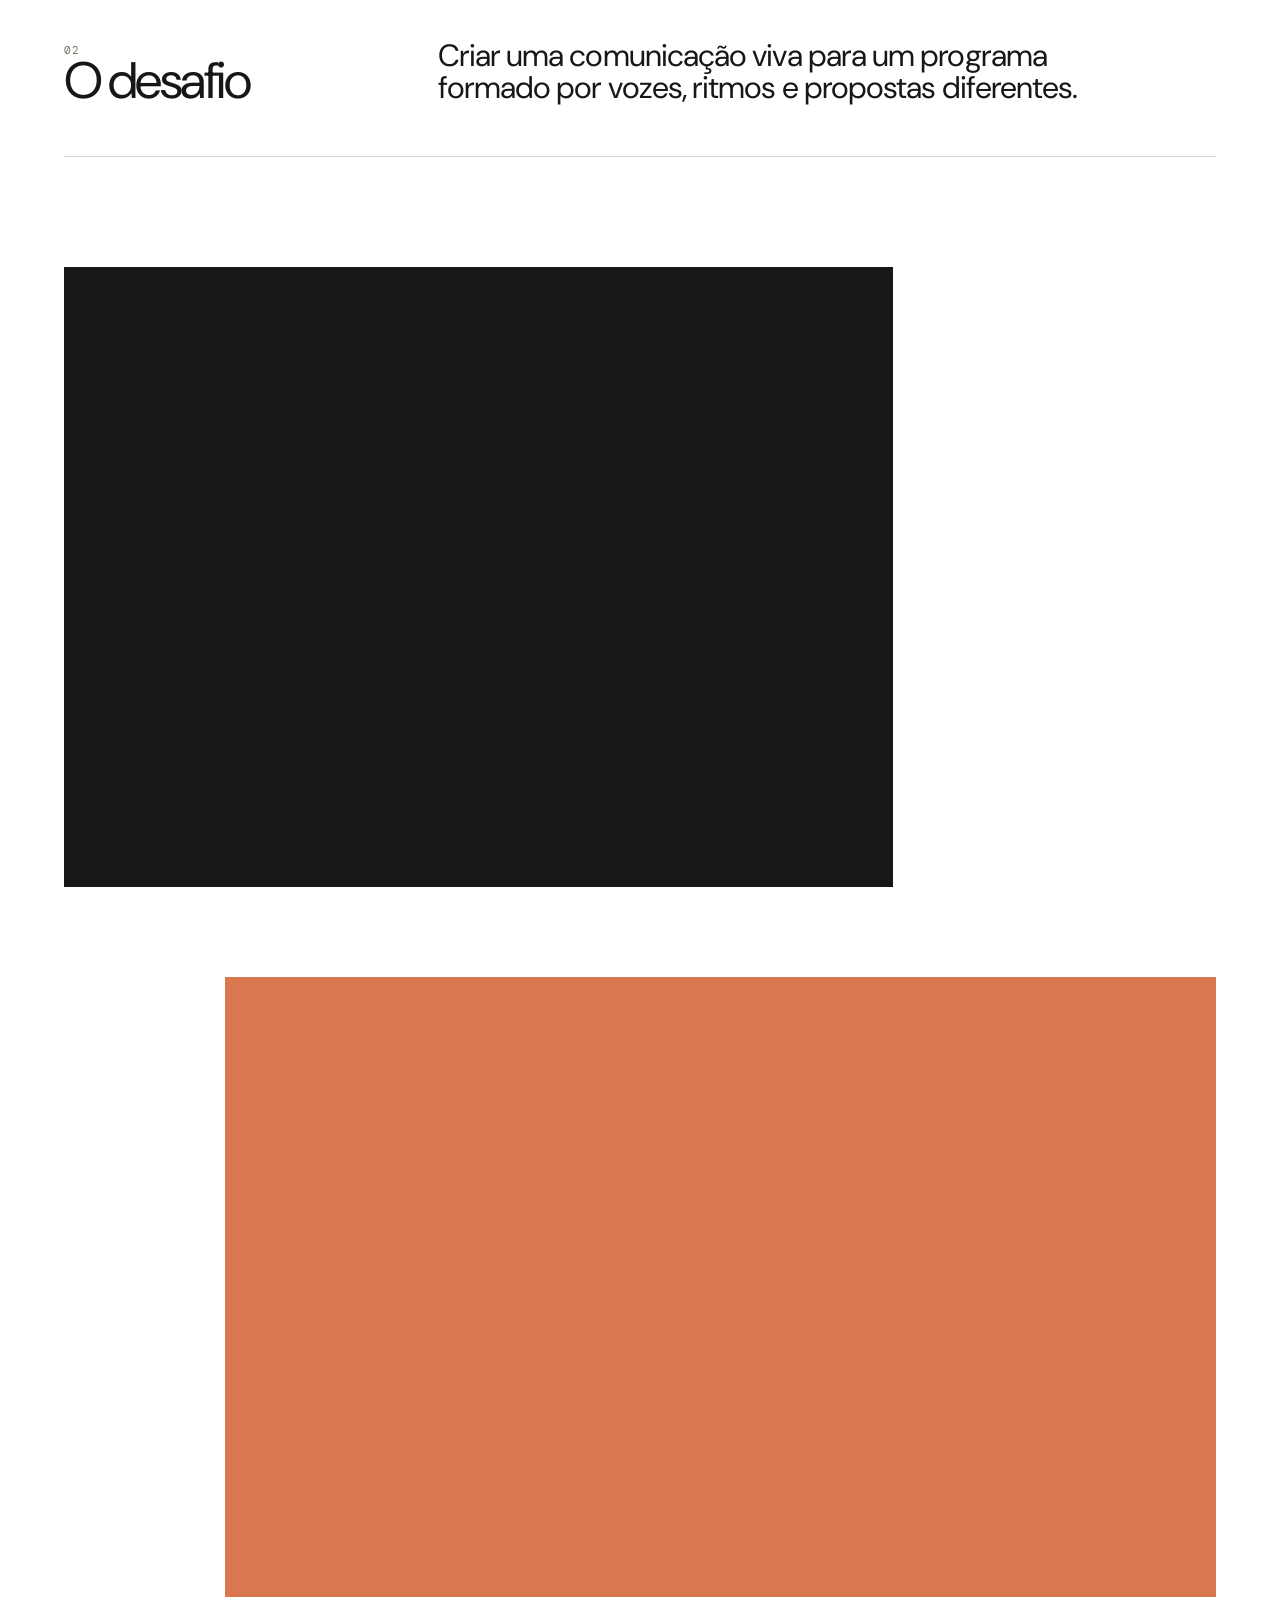
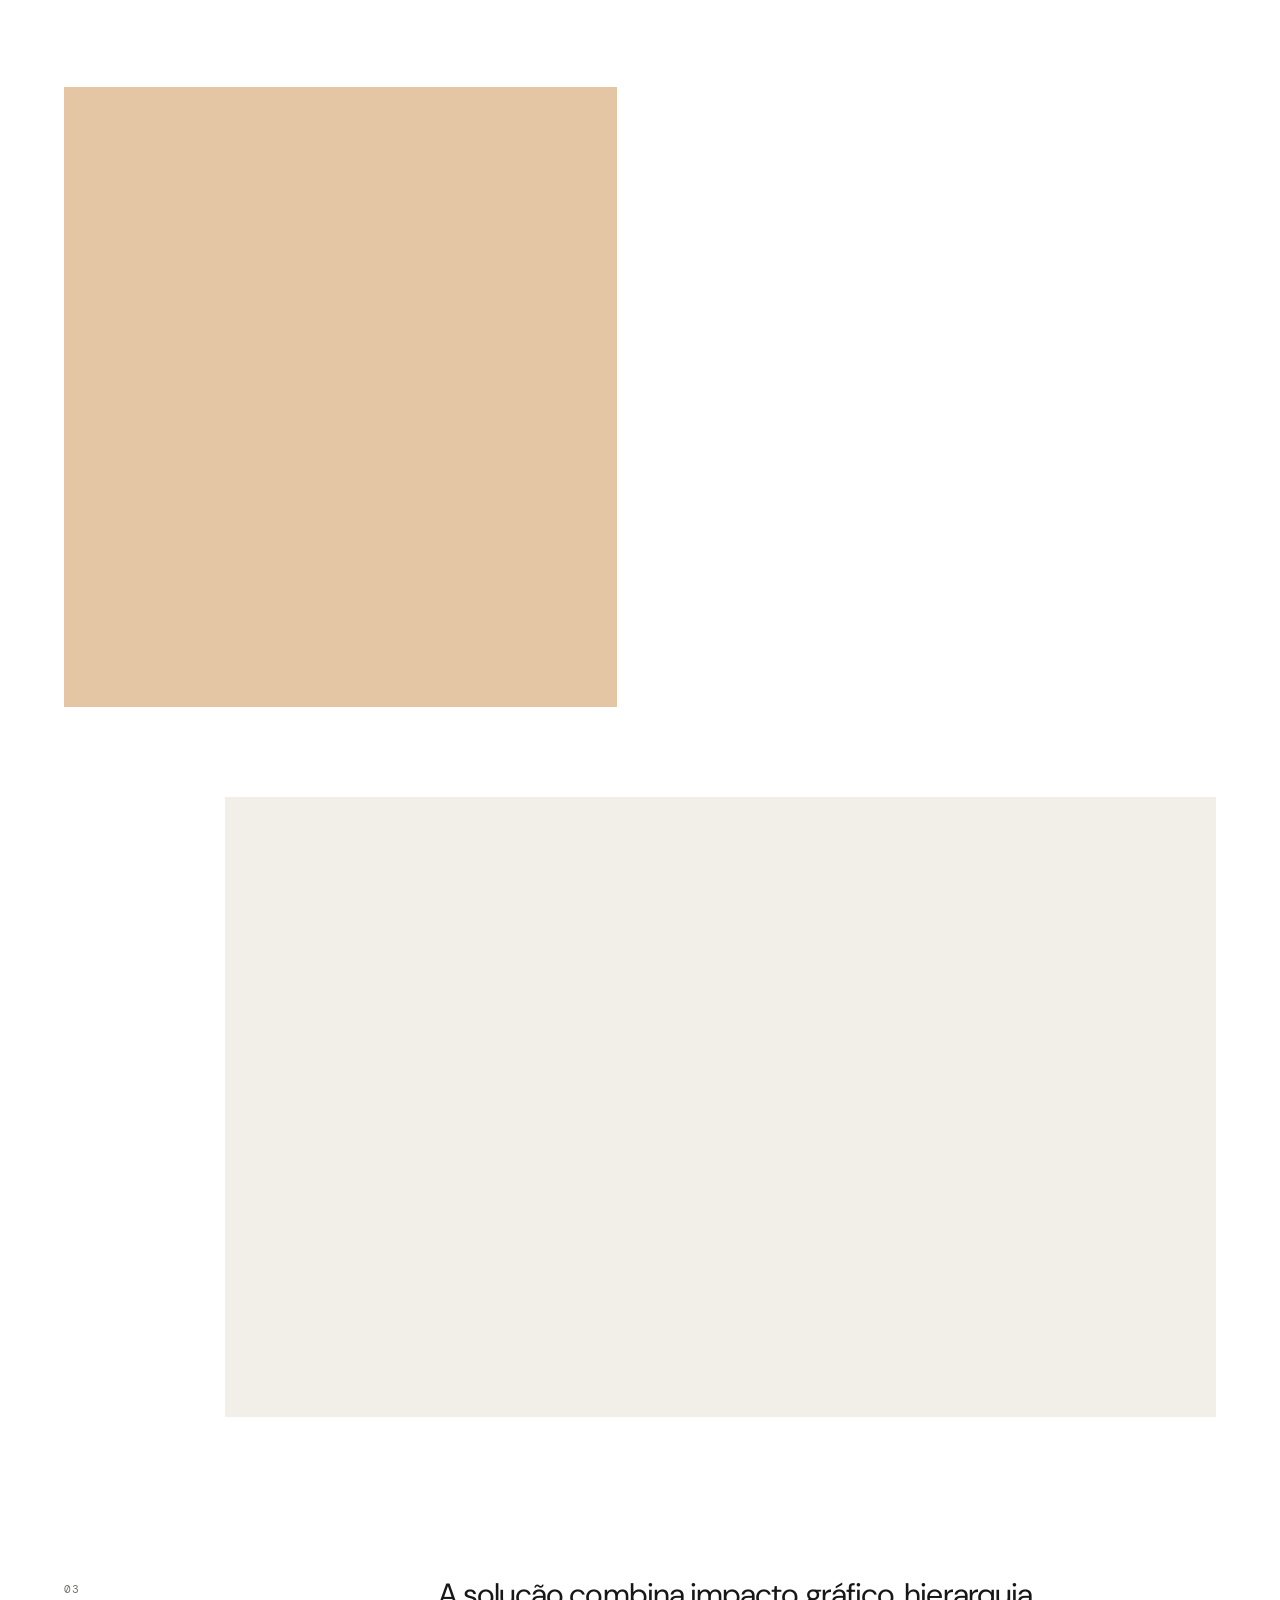
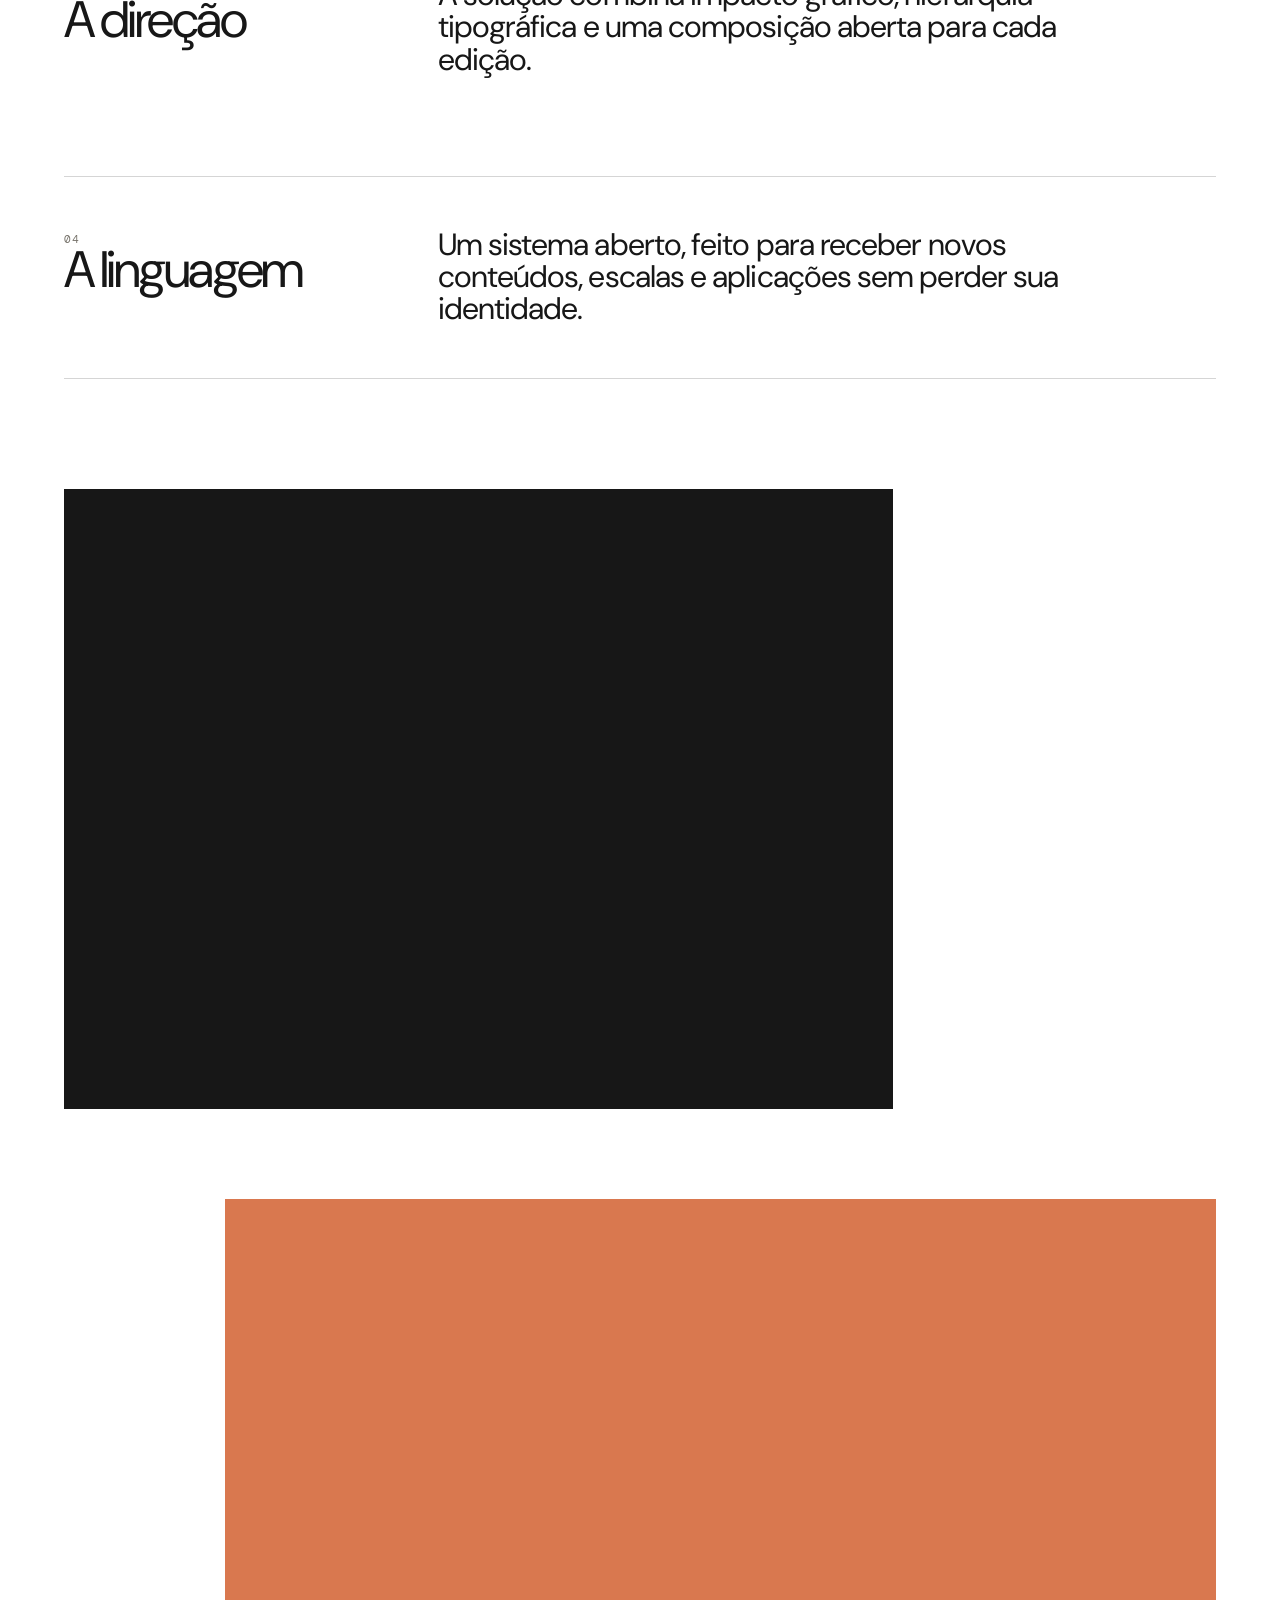
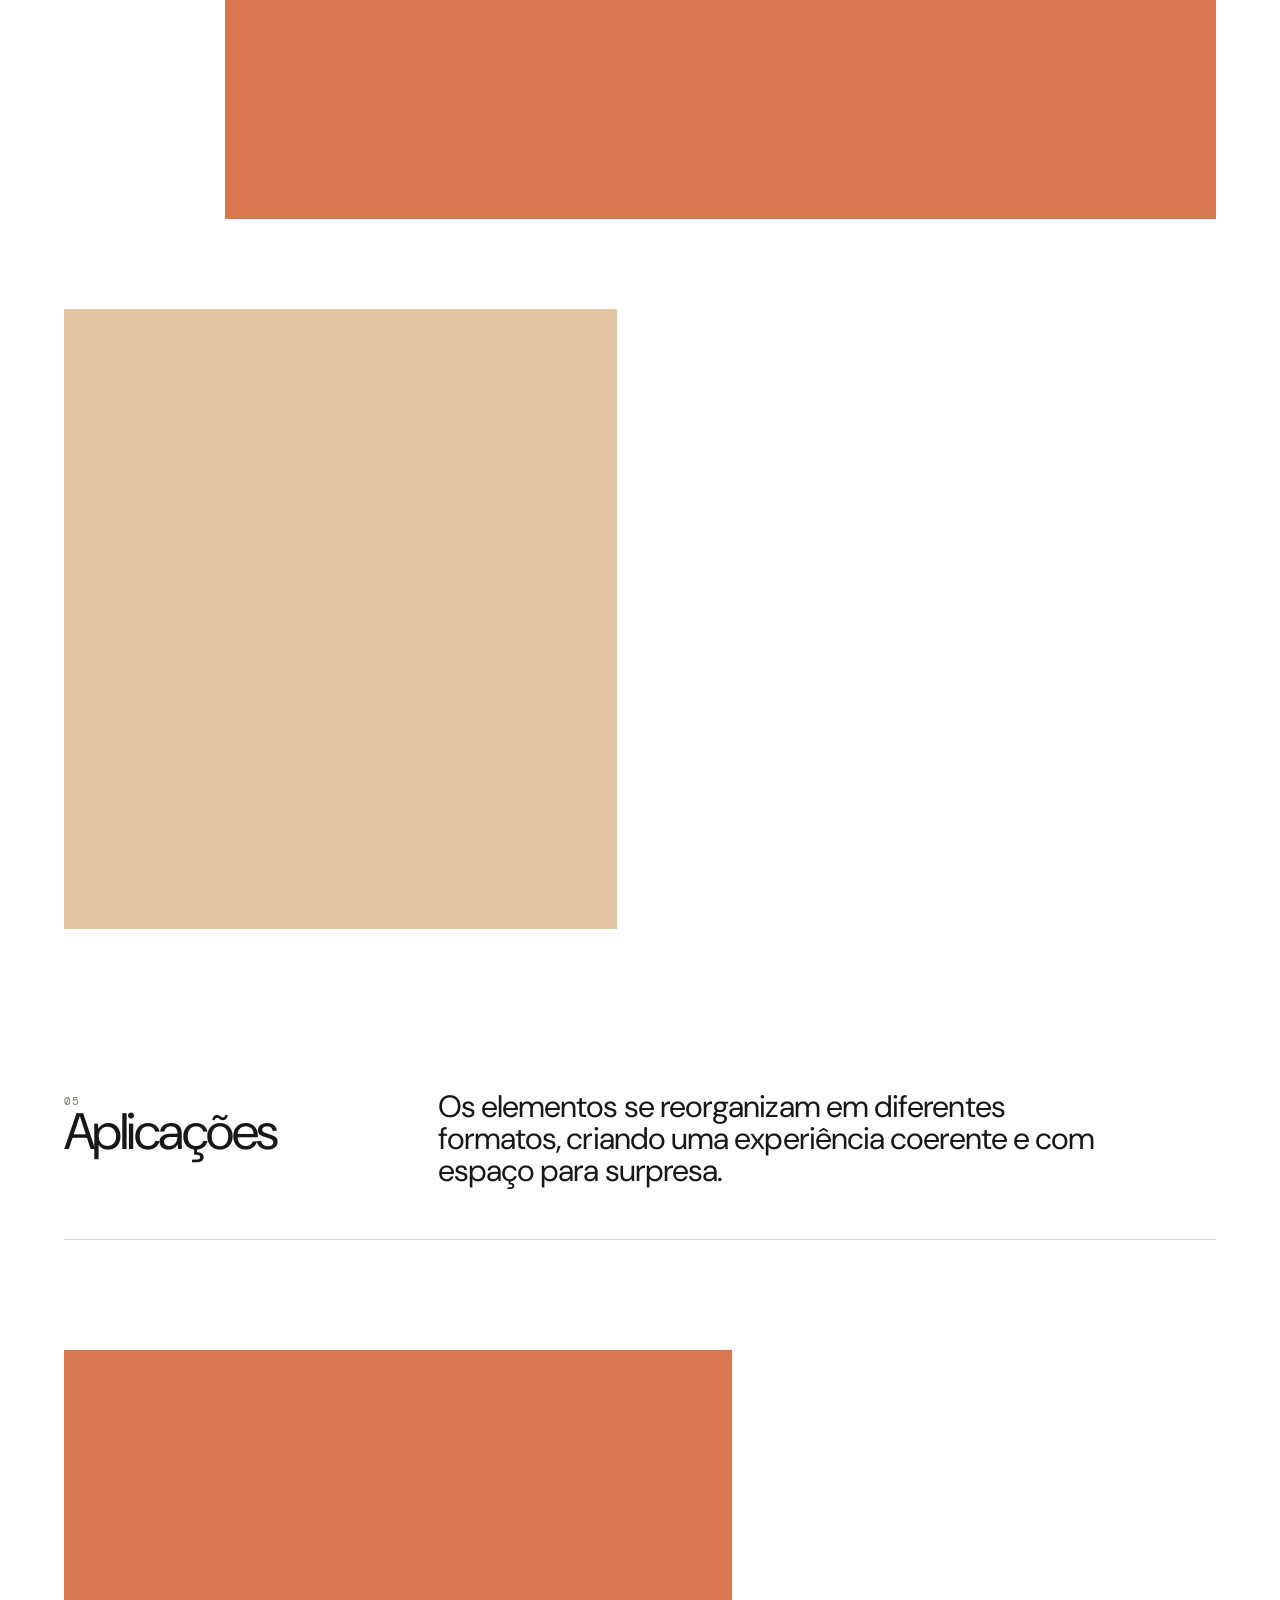
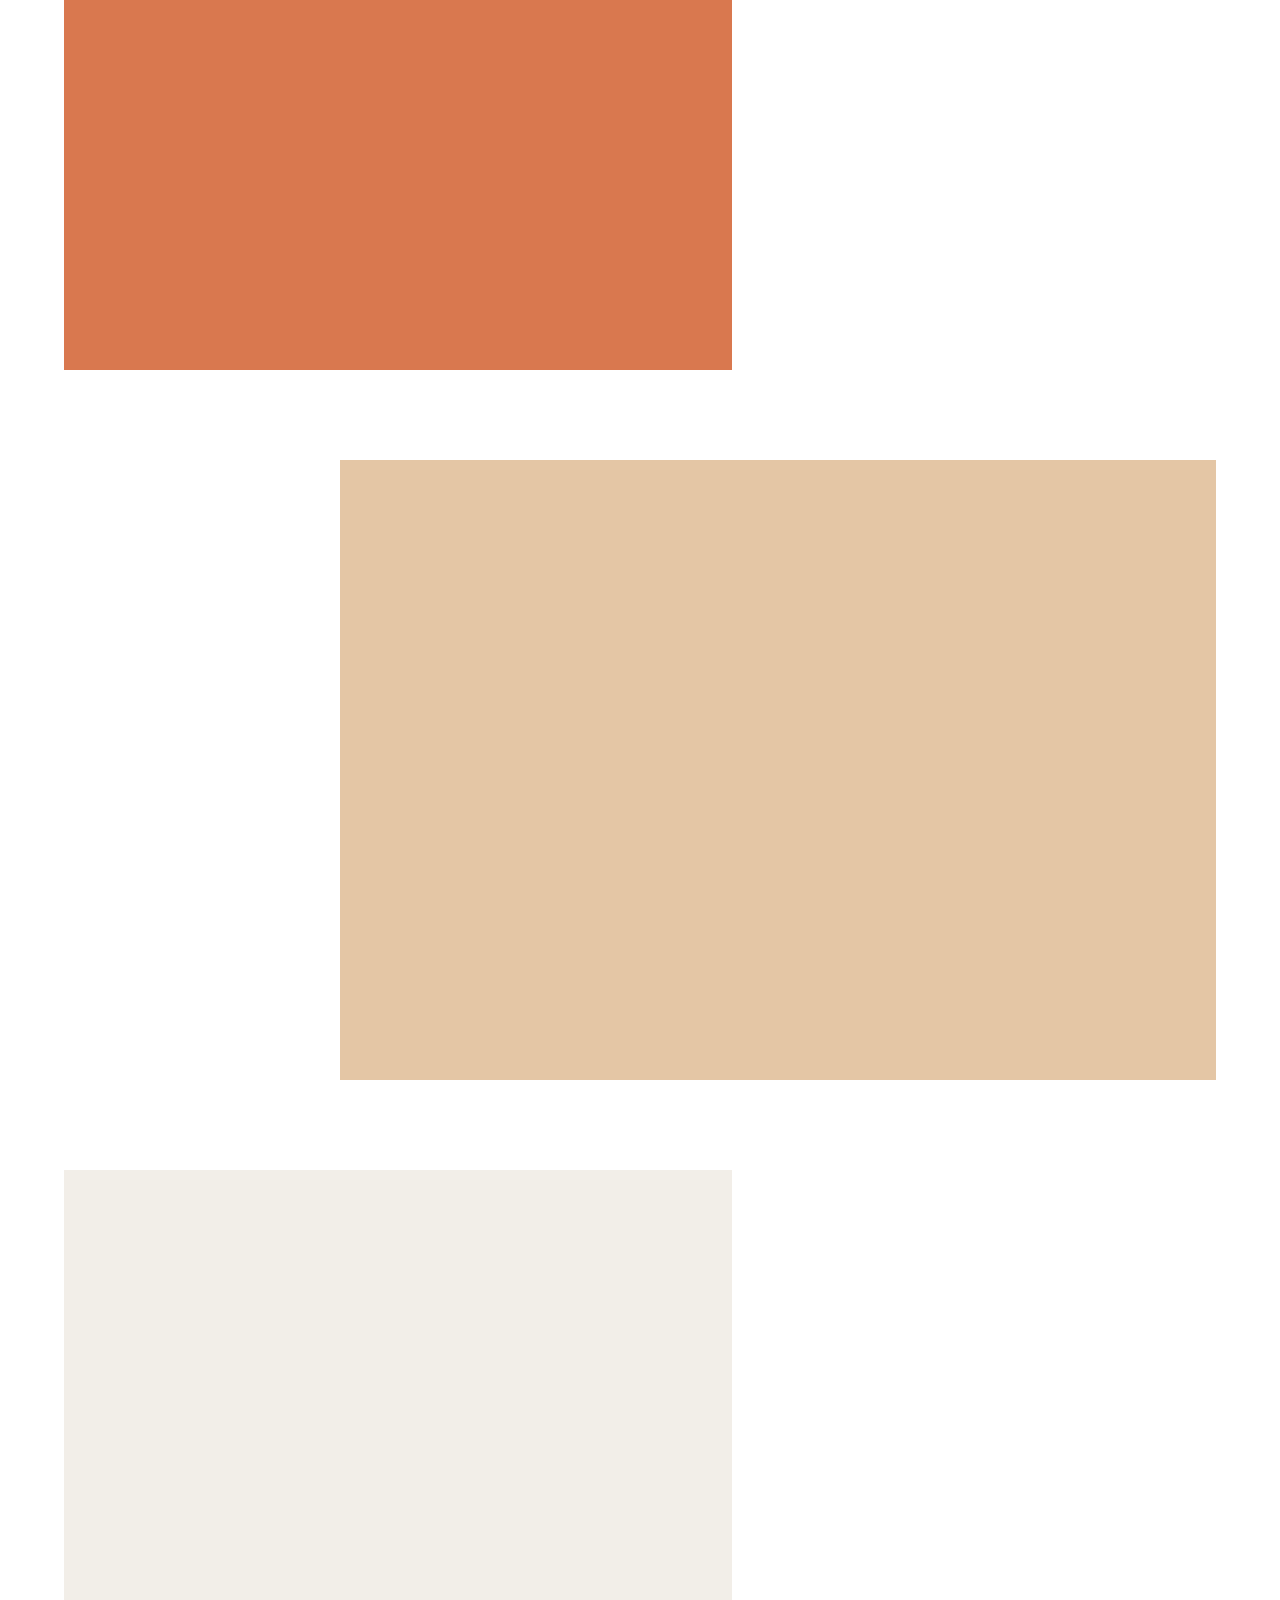
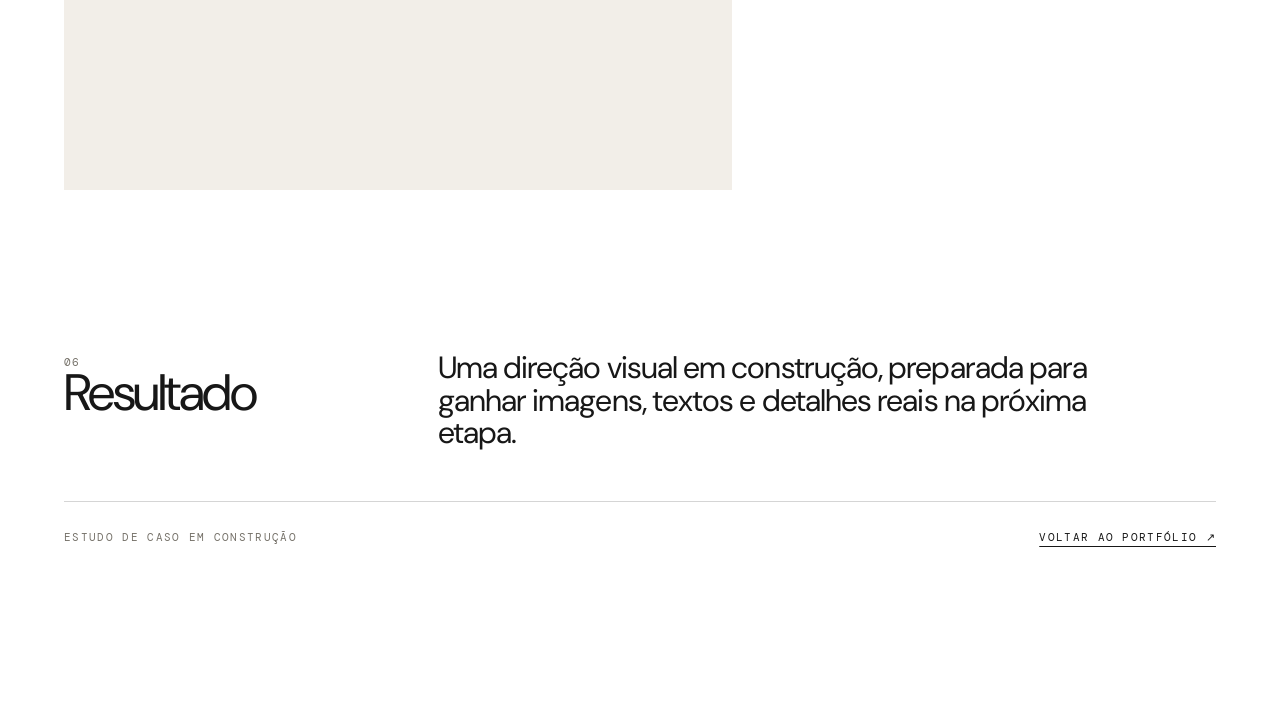
<file: mostra-cenas-curtas.html>
<!DOCTYPE html>
<html lang="pt-BR">
<head>
    <meta charset="UTF-8">
    <meta name="viewport" content="width=device-width, initial-scale=1.0">
    <title>ACERVO — Mostra de Cenas Curtas</title>
    <link rel="stylesheet" href="style.css">
    <link rel="preconnect" href="https://fonts.googleapis.com">
    <link rel="preconnect" href="https://fonts.gstatic.com" crossorigin>
    <link href="https://fonts.googleapis.com/css2?family=DM+Mono&family=DM+Sans:wght@400;500;600;700&family=Inter:wght@300;400;800;900&family=Playfair+Display:wght@500;600;700;800&family=Cormorant+Garamond:wght@400;500;600;700&display=swap" rel="stylesheet">
</head>
<body class="project-page" data-project="mostra-cenas-curtas">
    <div class="page-transition" aria-hidden="true"></div>
    <header class="header"><nav class="menu" aria-label="Menu principal"><a href="index.html" class="logo">ACERVO</a><div class="menu-box"><div class="menu-links"><a href="portfolio.html">Portfólio</a><a href="index.html#sobre">Sobre</a><a href="index.html#servicos">Serviços</a><a href="index.html#contato">Contato</a></div></div></nav></header>
    <main class="project-shell">
        <section class="project-featured"><div class="project-featured-image project-featured-image--image5"></div></section>
        <section class="project-copy"><p>Campanha cultural desenvolvida para construir uma presença visual expressiva, aproximando a linguagem do projeto do público e da cena contemporânea.</p></section>
    </main>
    <script src="script.js"></script>
</body>
</html>
</file>
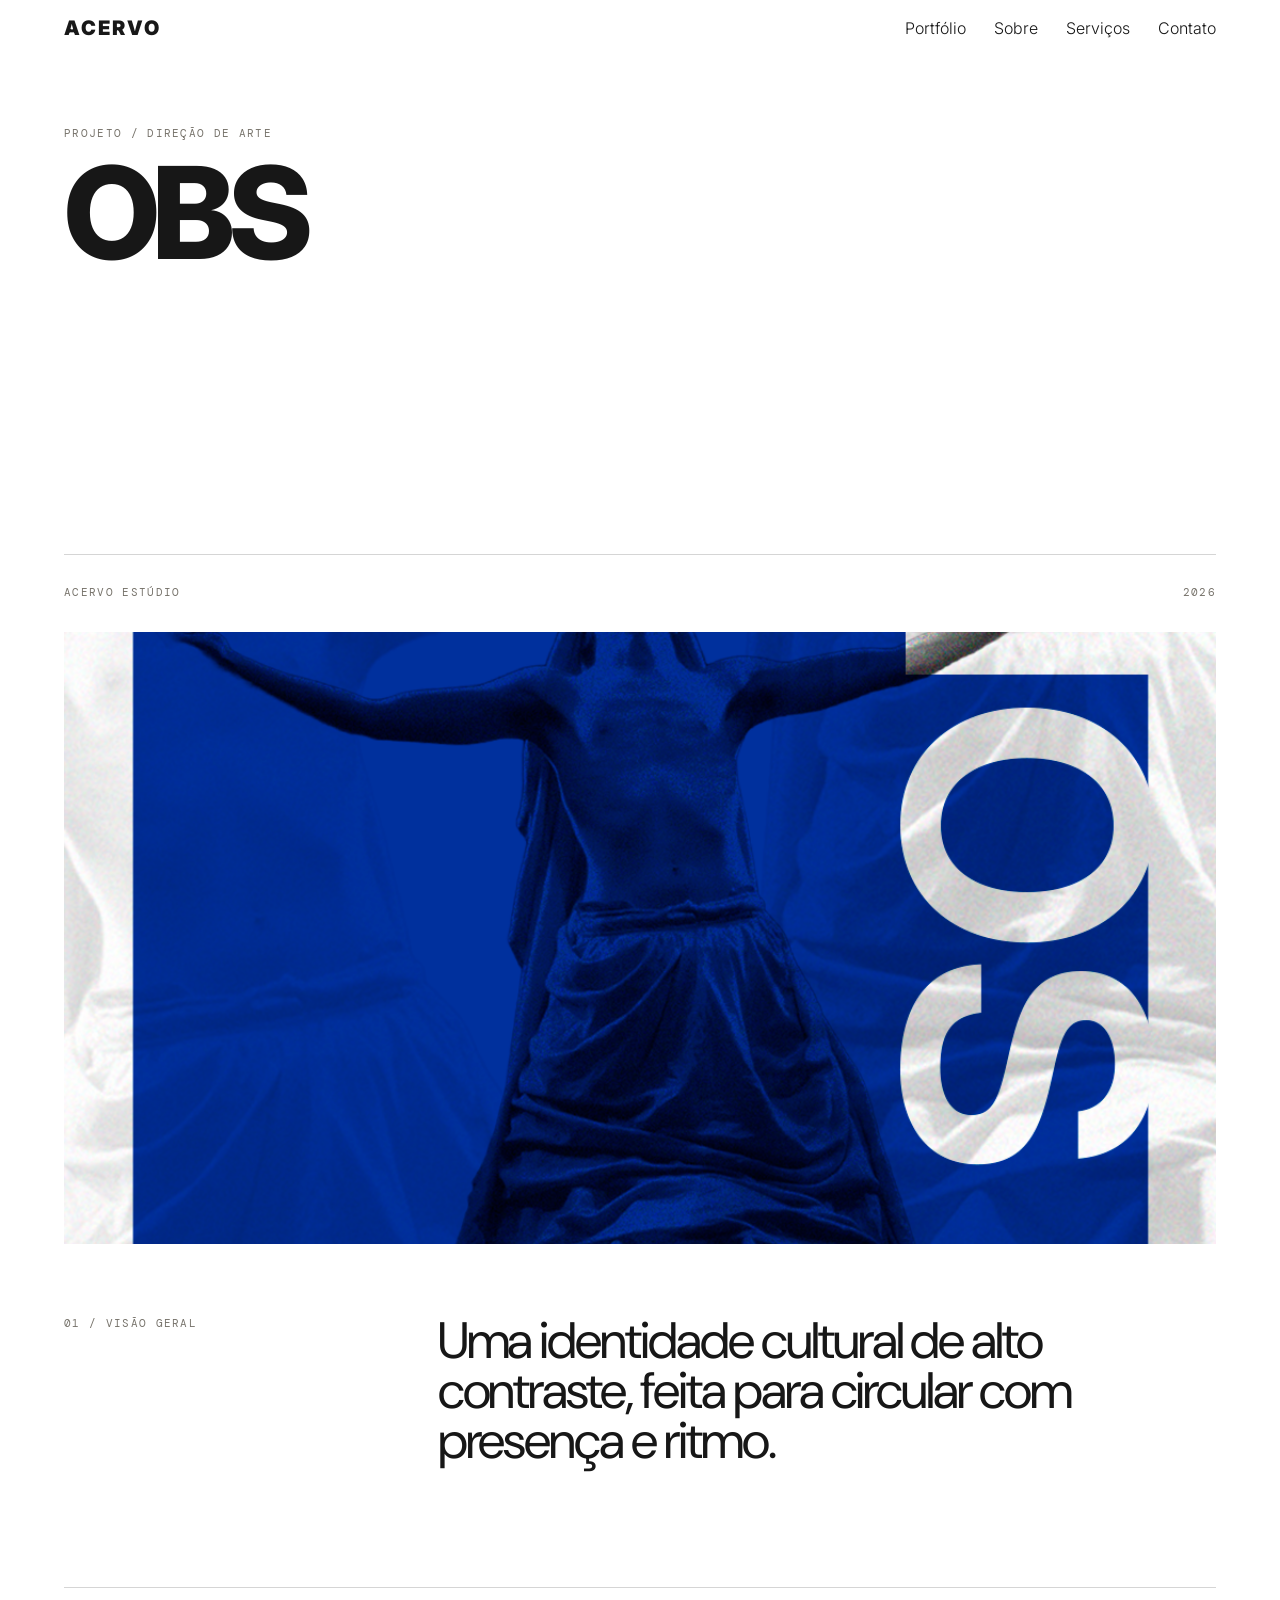
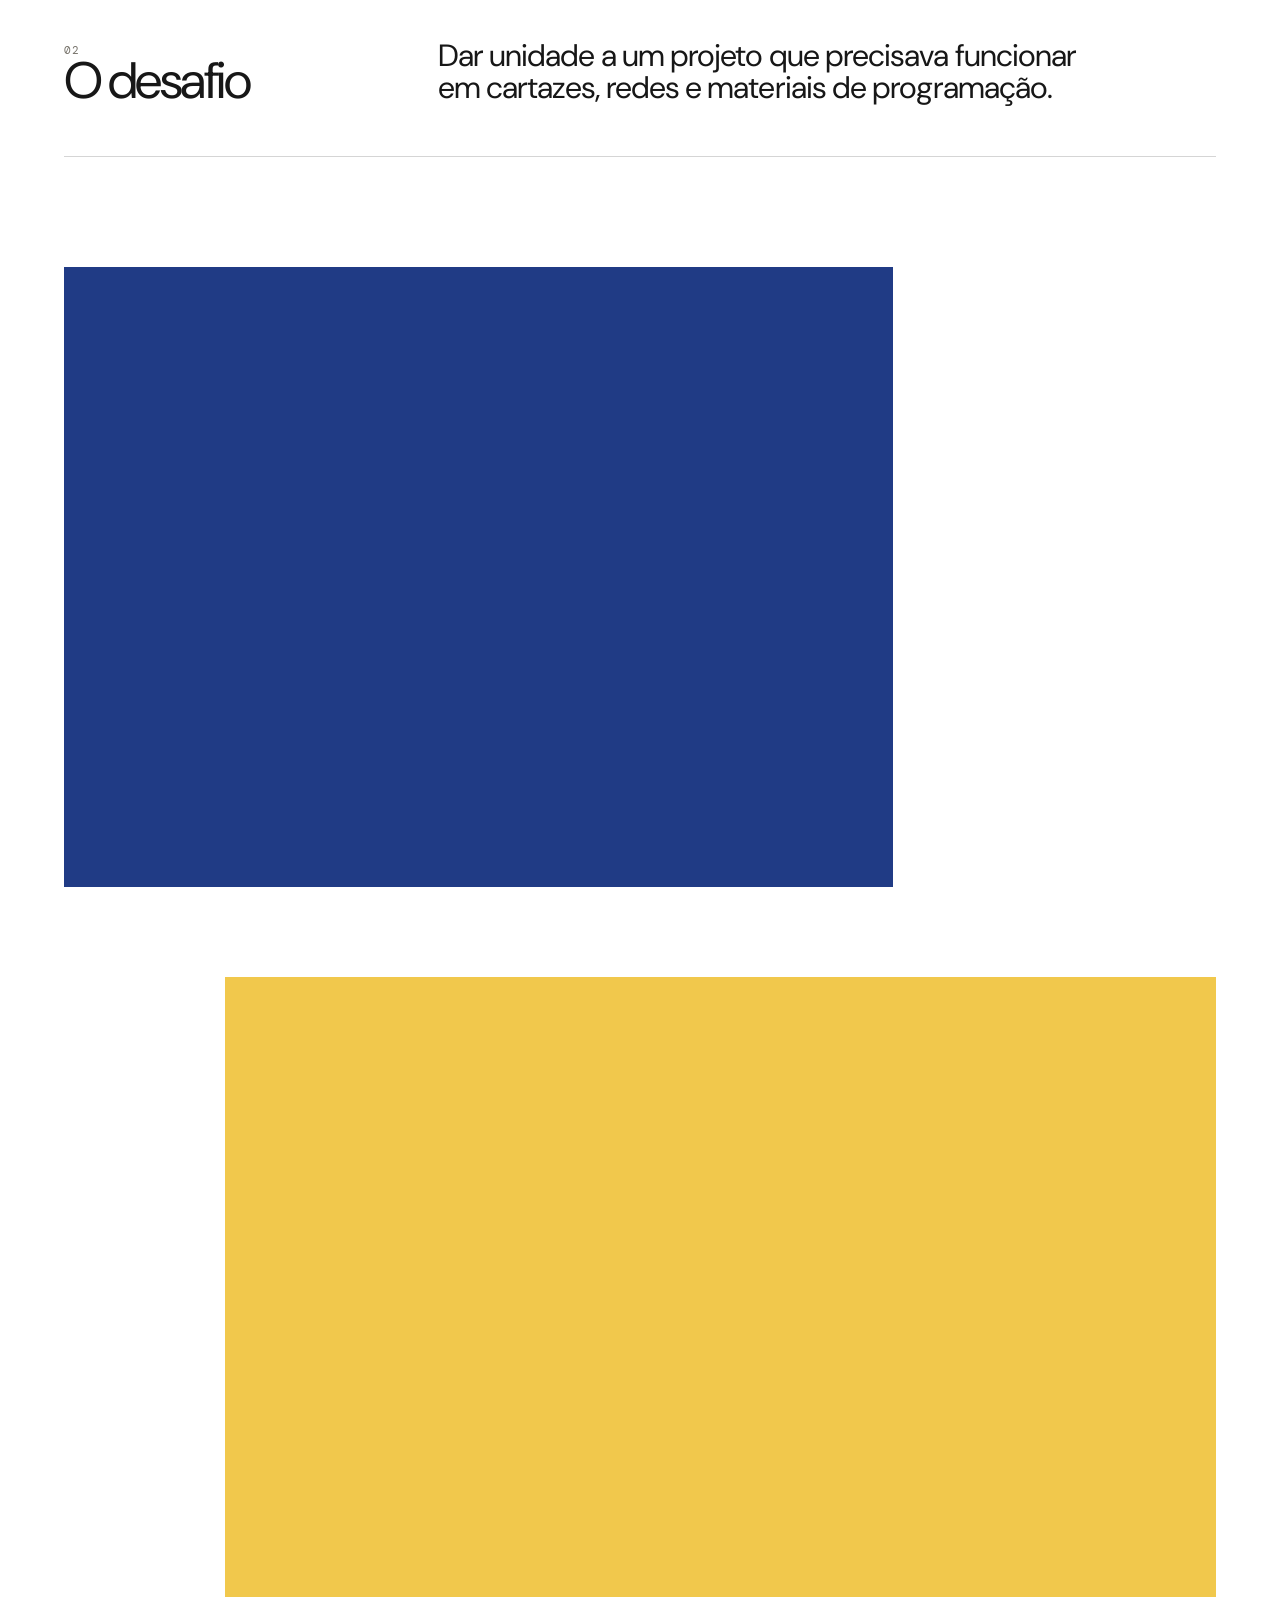
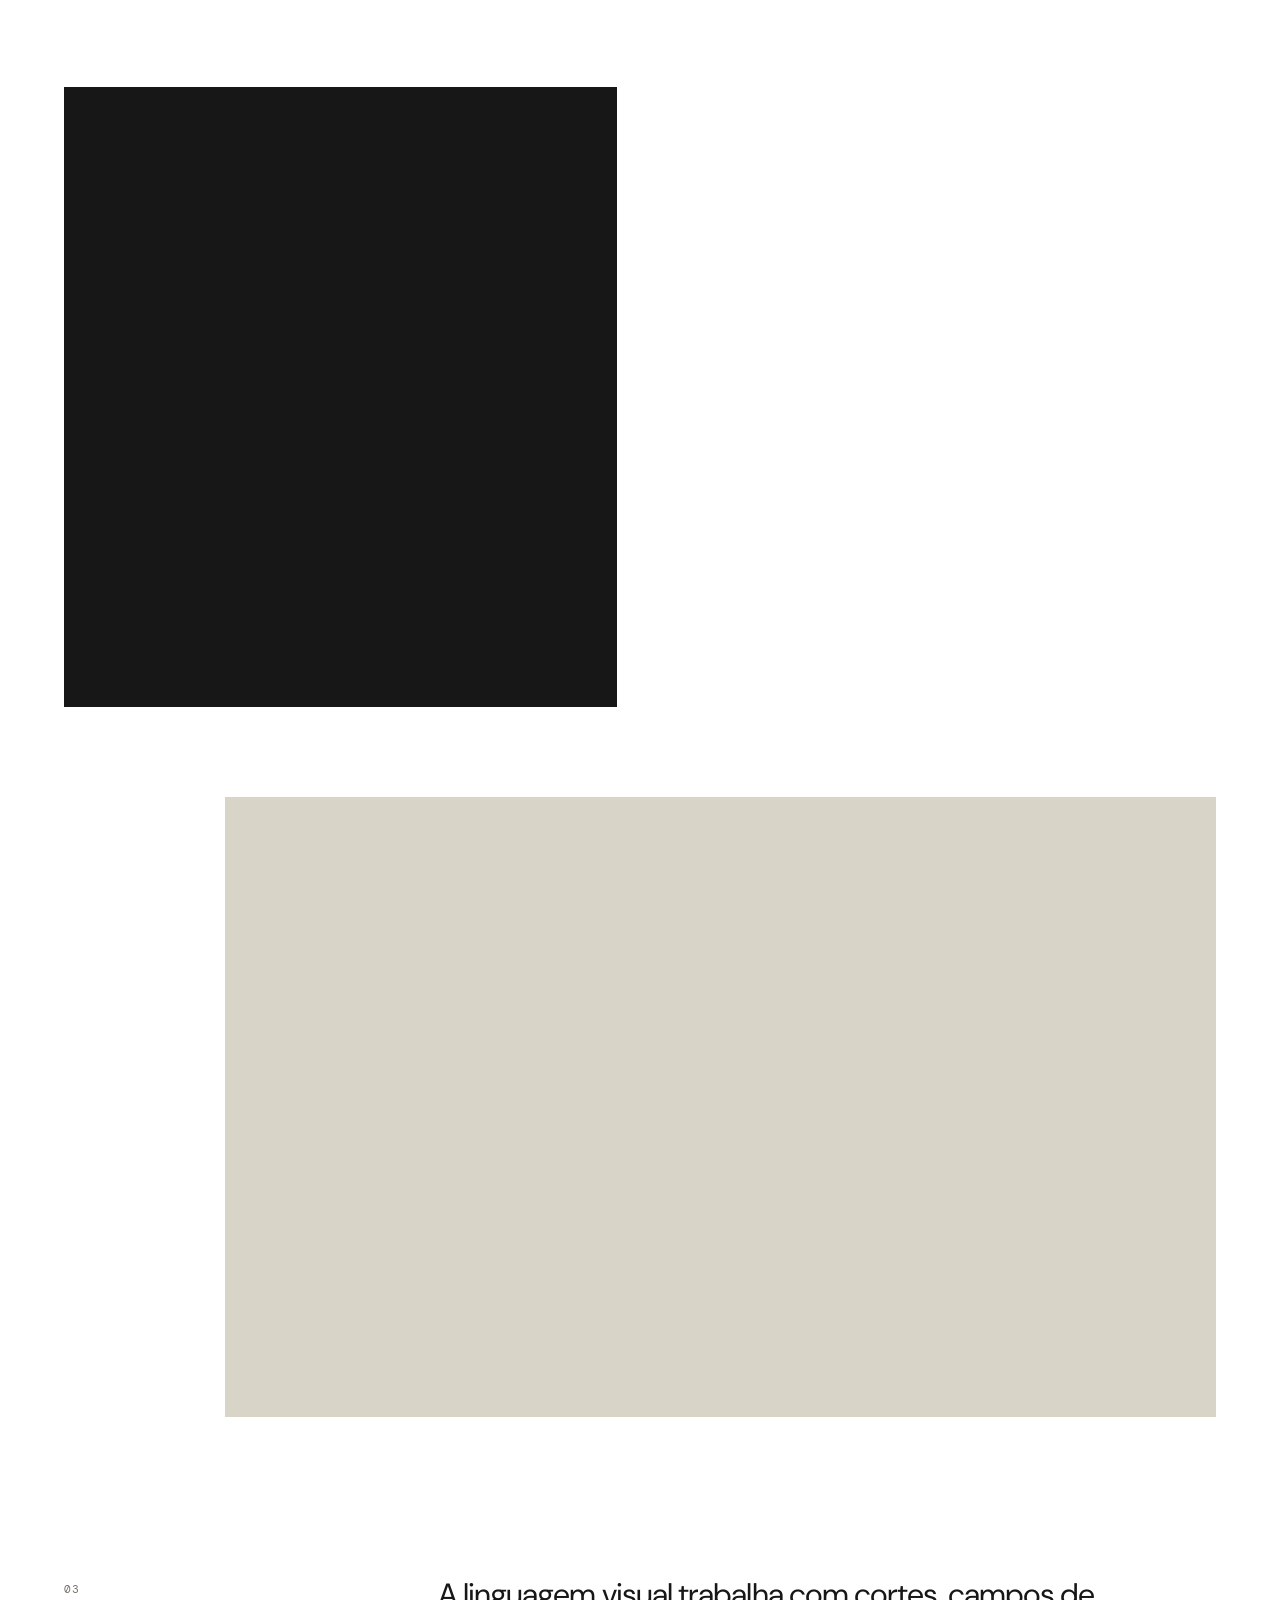
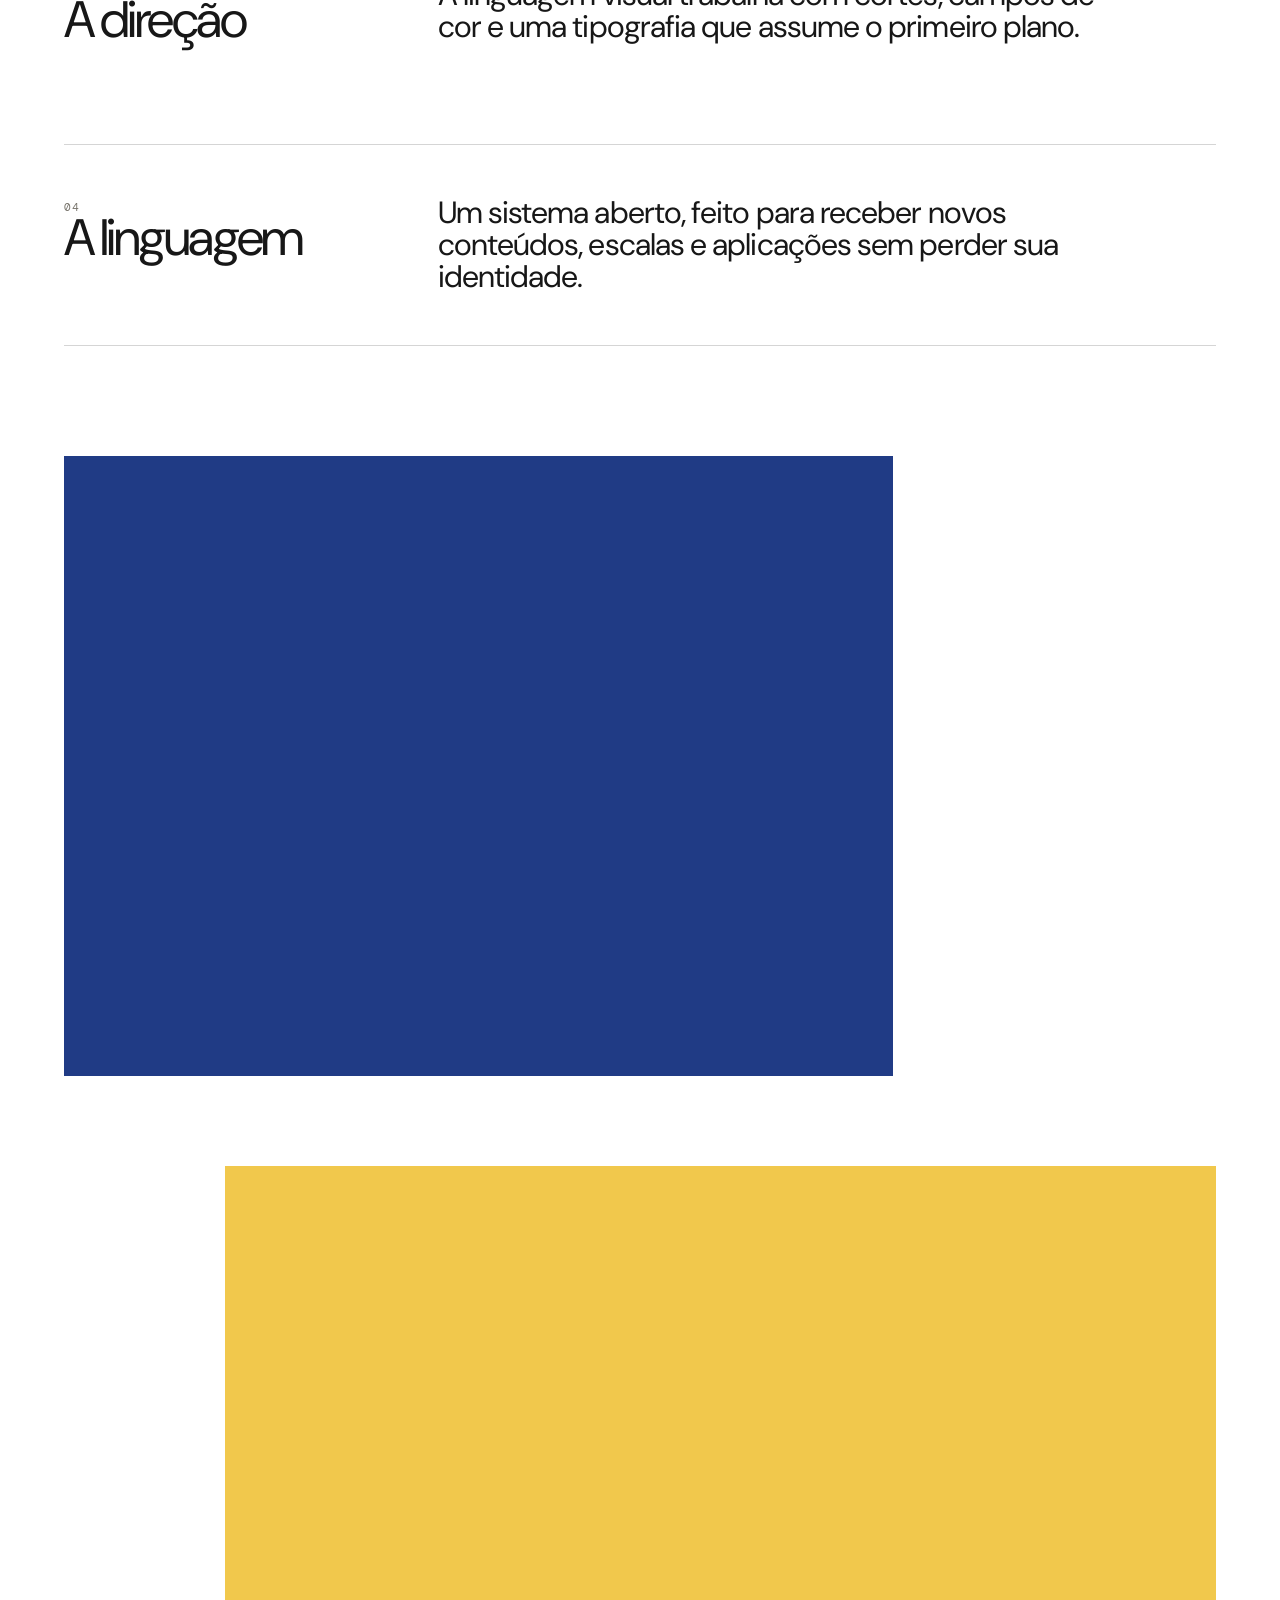
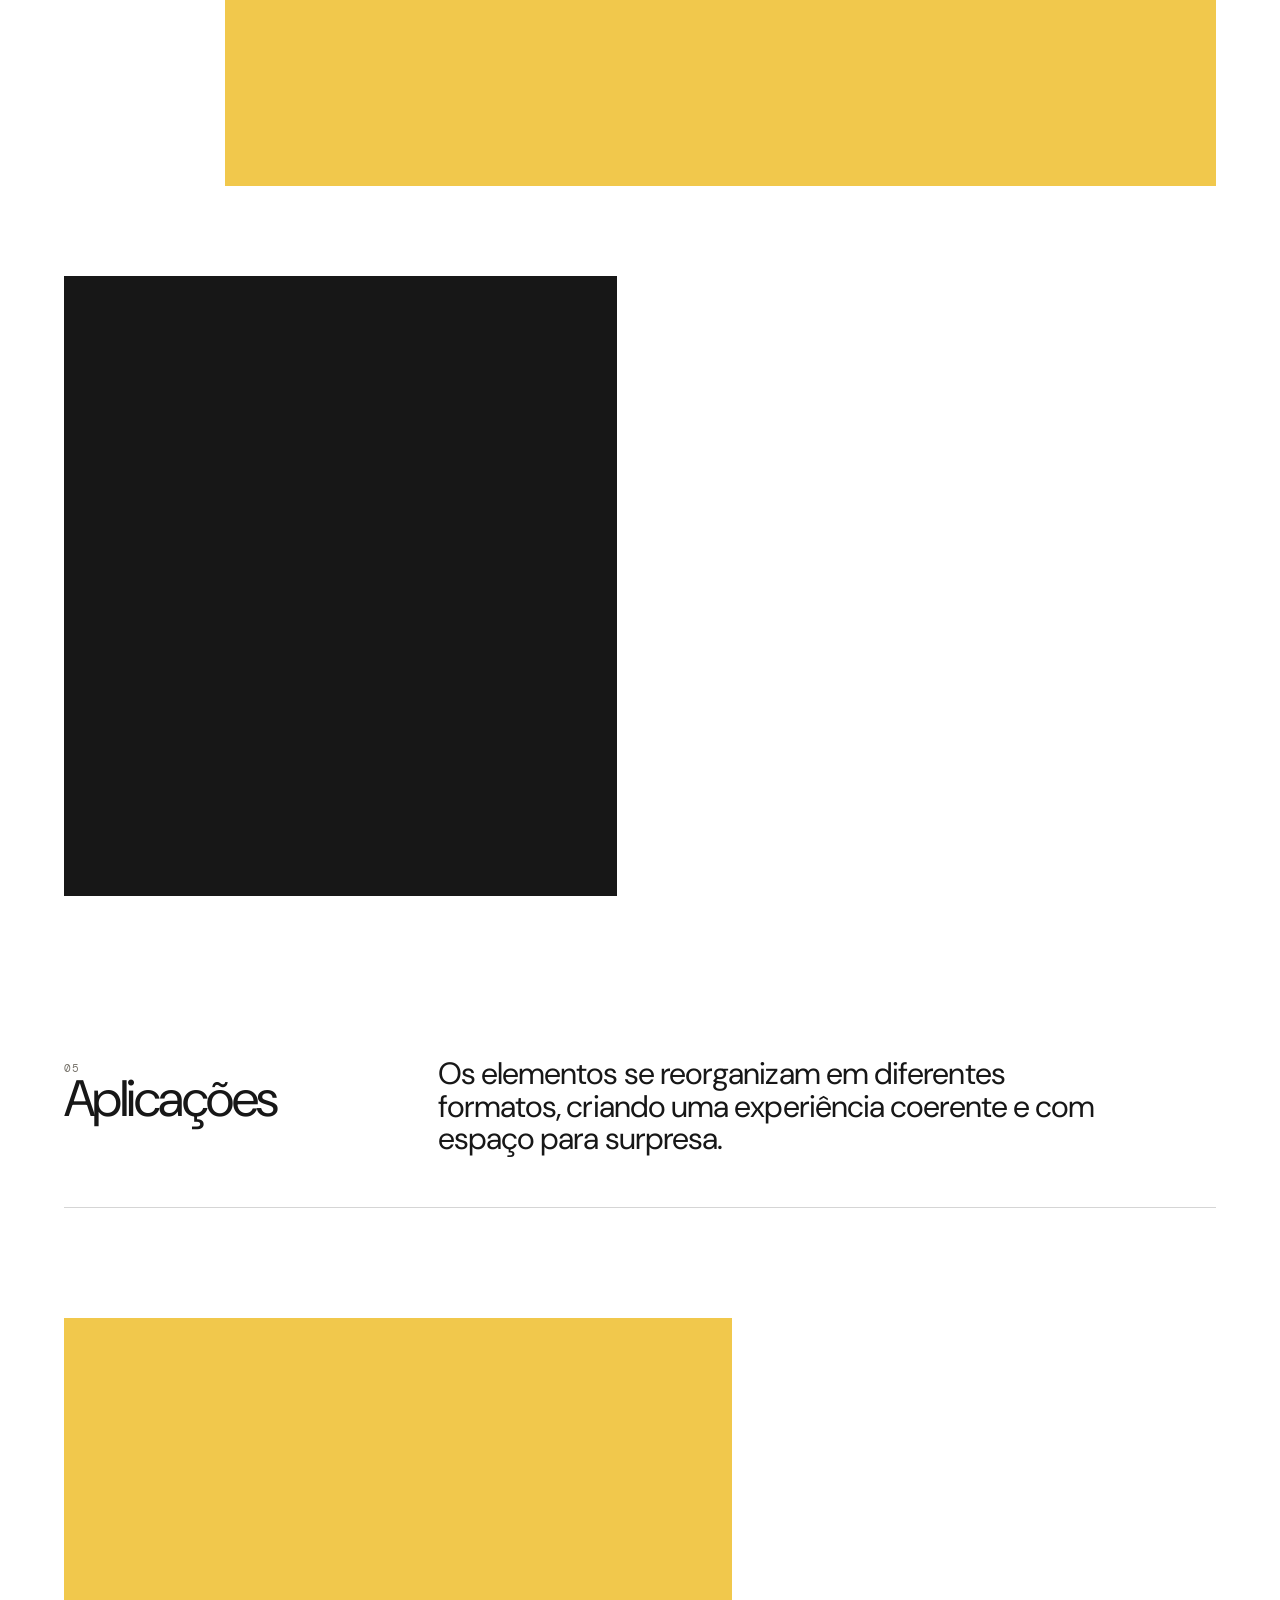
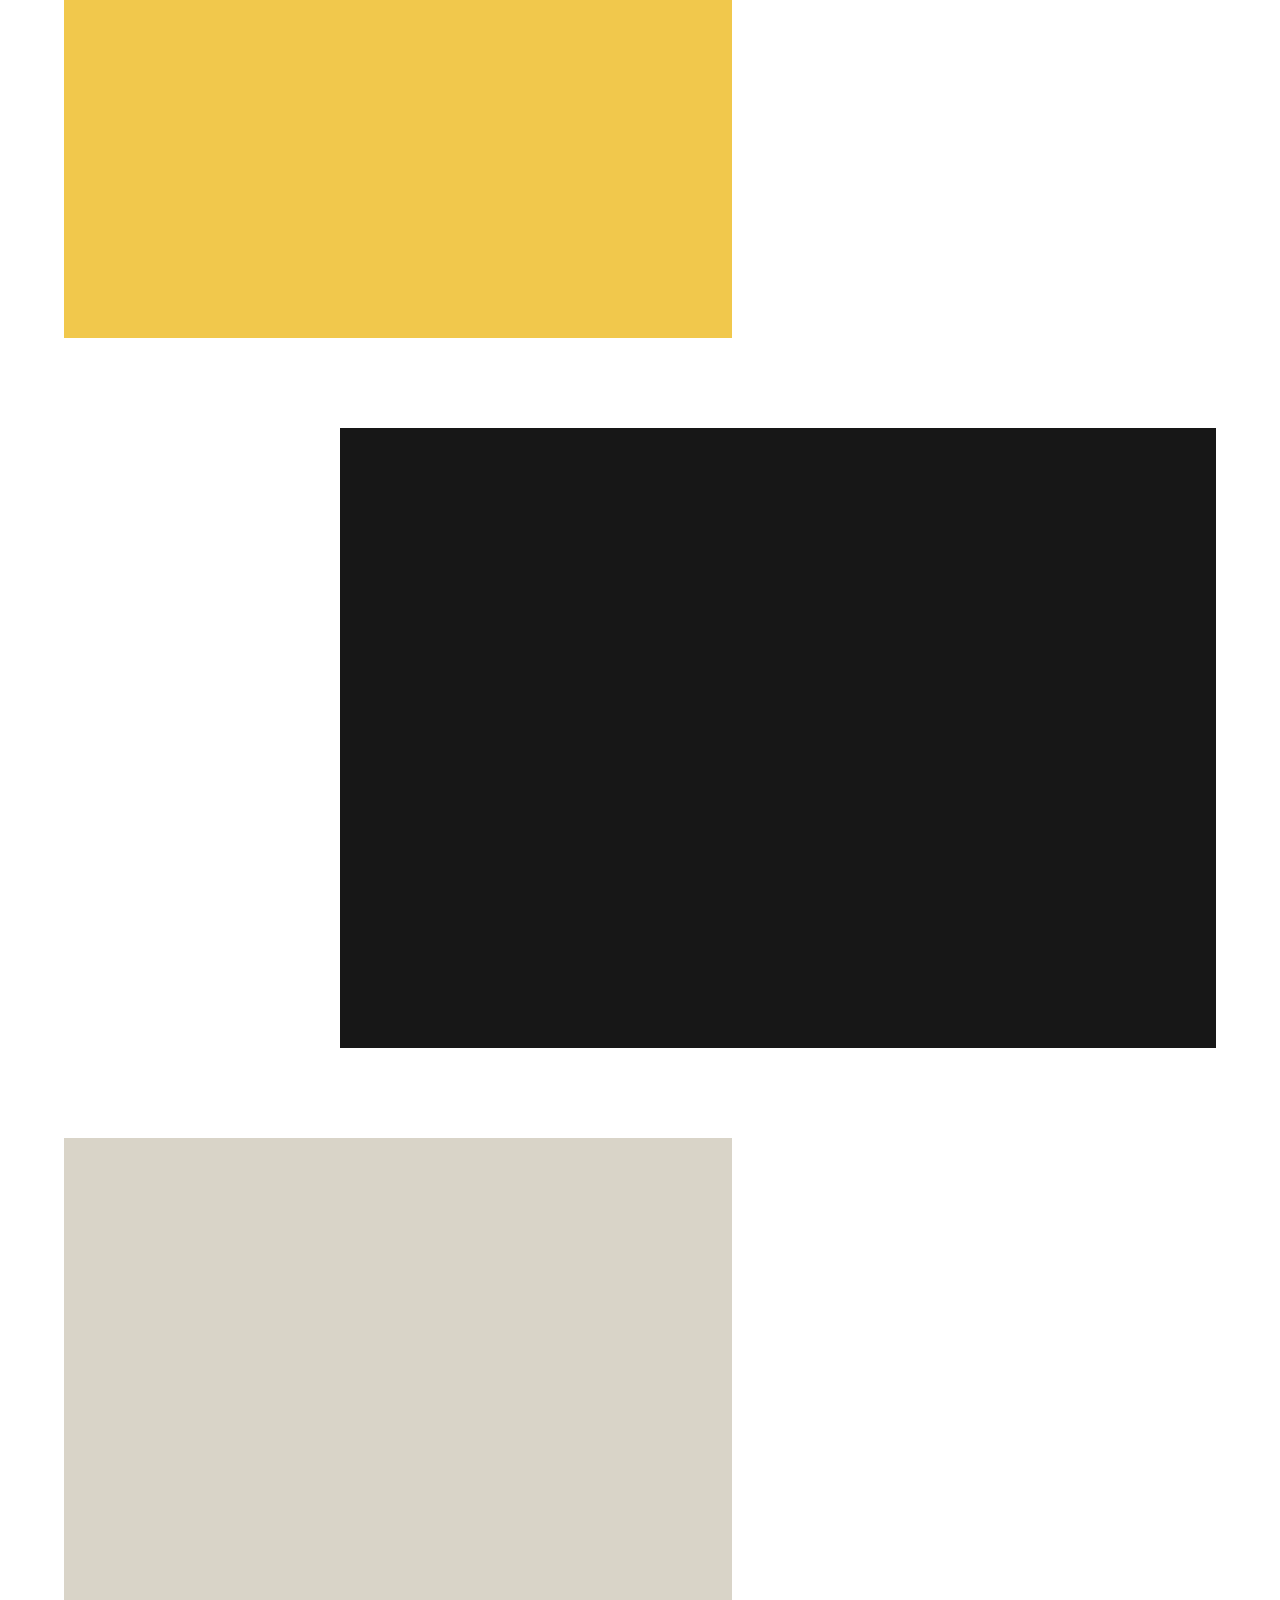
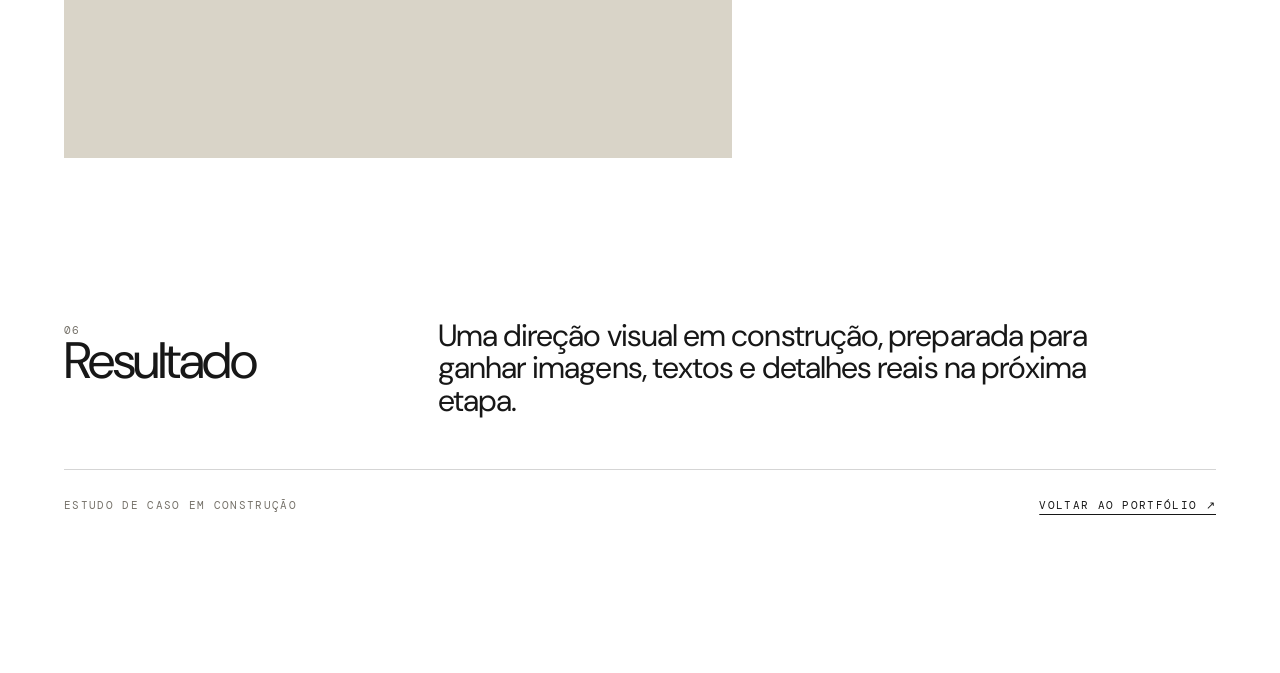
<file: obs.html>
<!DOCTYPE html>
<html lang="pt-BR">
<head>
    <meta charset="UTF-8">
    <meta name="viewport" content="width=device-width, initial-scale=1.0">
    <title>ACERVO — OBS</title>
    <link rel="stylesheet" href="style.css">
    <link rel="preconnect" href="https://fonts.googleapis.com">
    <link rel="preconnect" href="https://fonts.gstatic.com" crossorigin>
    <link href="https://fonts.googleapis.com/css2?family=DM+Mono&family=DM+Sans:wght@400;500;600;700&family=Inter:wght@300;400;800;900&family=Playfair+Display:wght@500;600;700;800&family=Cormorant+Garamond:wght@400;500;600;700&display=swap" rel="stylesheet">
</head>
<body class="project-page" data-project="obs">
    <div class="page-transition" aria-hidden="true"></div>
    <header class="header"><nav class="menu" aria-label="Menu principal"><a href="index.html" class="logo">ACERVO</a><div class="menu-box"><div class="menu-links"><a href="portfolio.html">Portfólio</a><a href="index.html#sobre">Sobre</a><a href="index.html#servicos">Serviços</a><a href="index.html#contato">Contato</a></div></div></nav></header>
    <main class="project-shell">
        <section class="project-featured"><div class="project-featured-image project-featured-image--image4"></div></section>
        <section class="project-copy"><p>Direção de arte para uma identidade cultural que combina presença gráfica, ritmo e uma linguagem visual de alto contraste.</p></section>
    </main>
    <script src="script.js"></script>
</body>
</html>
</file>
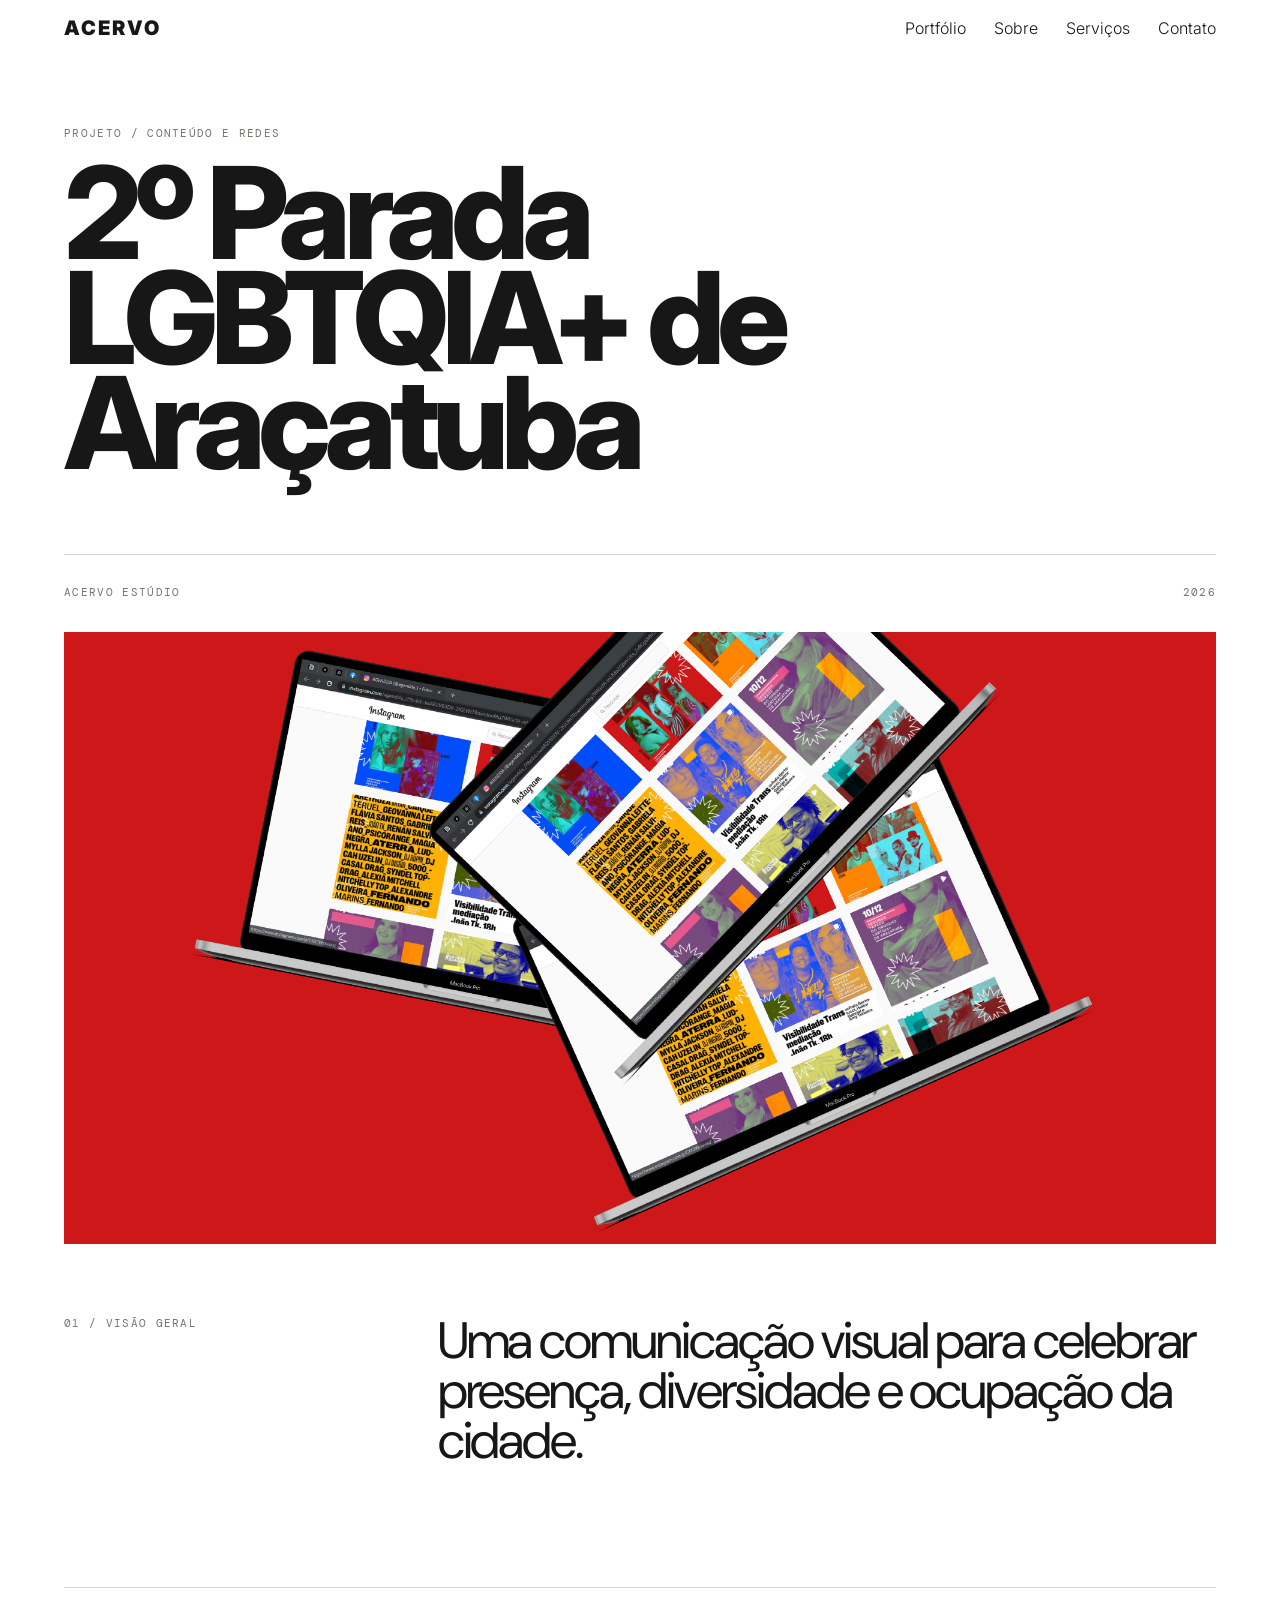
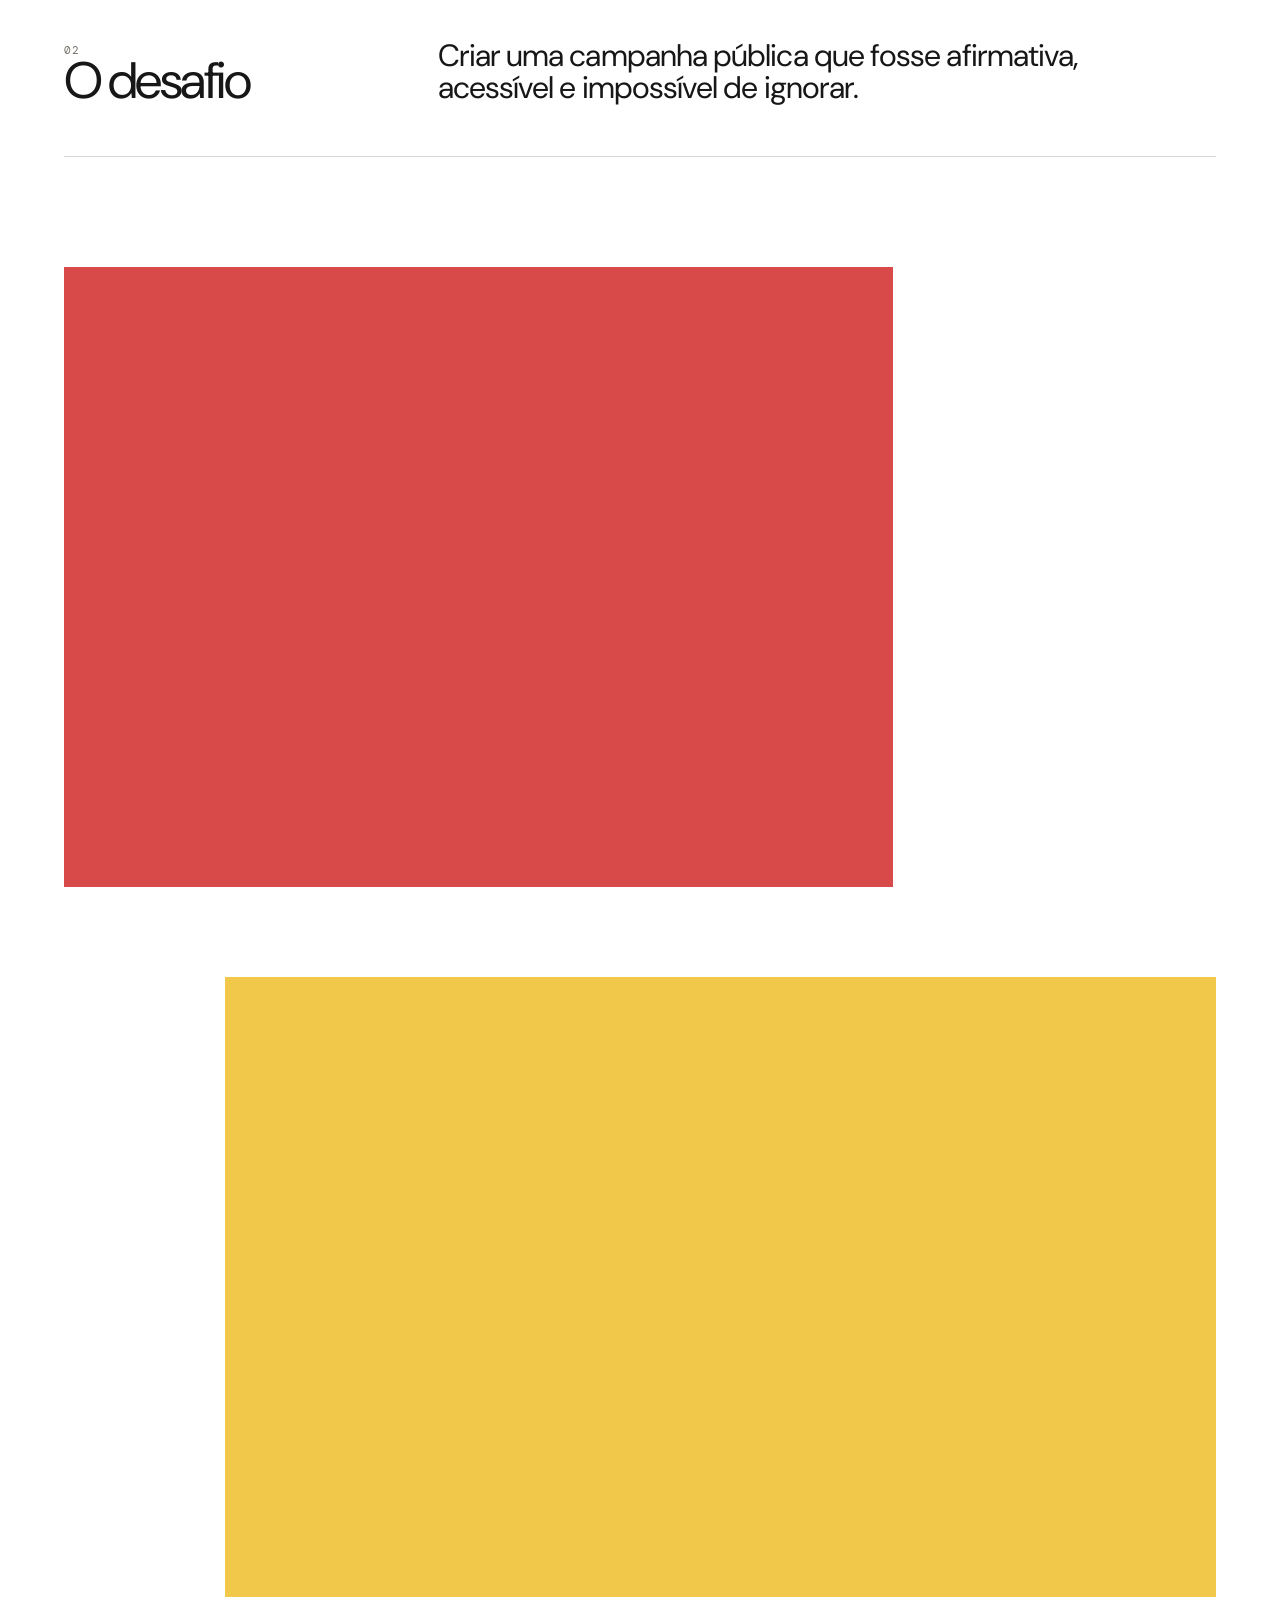
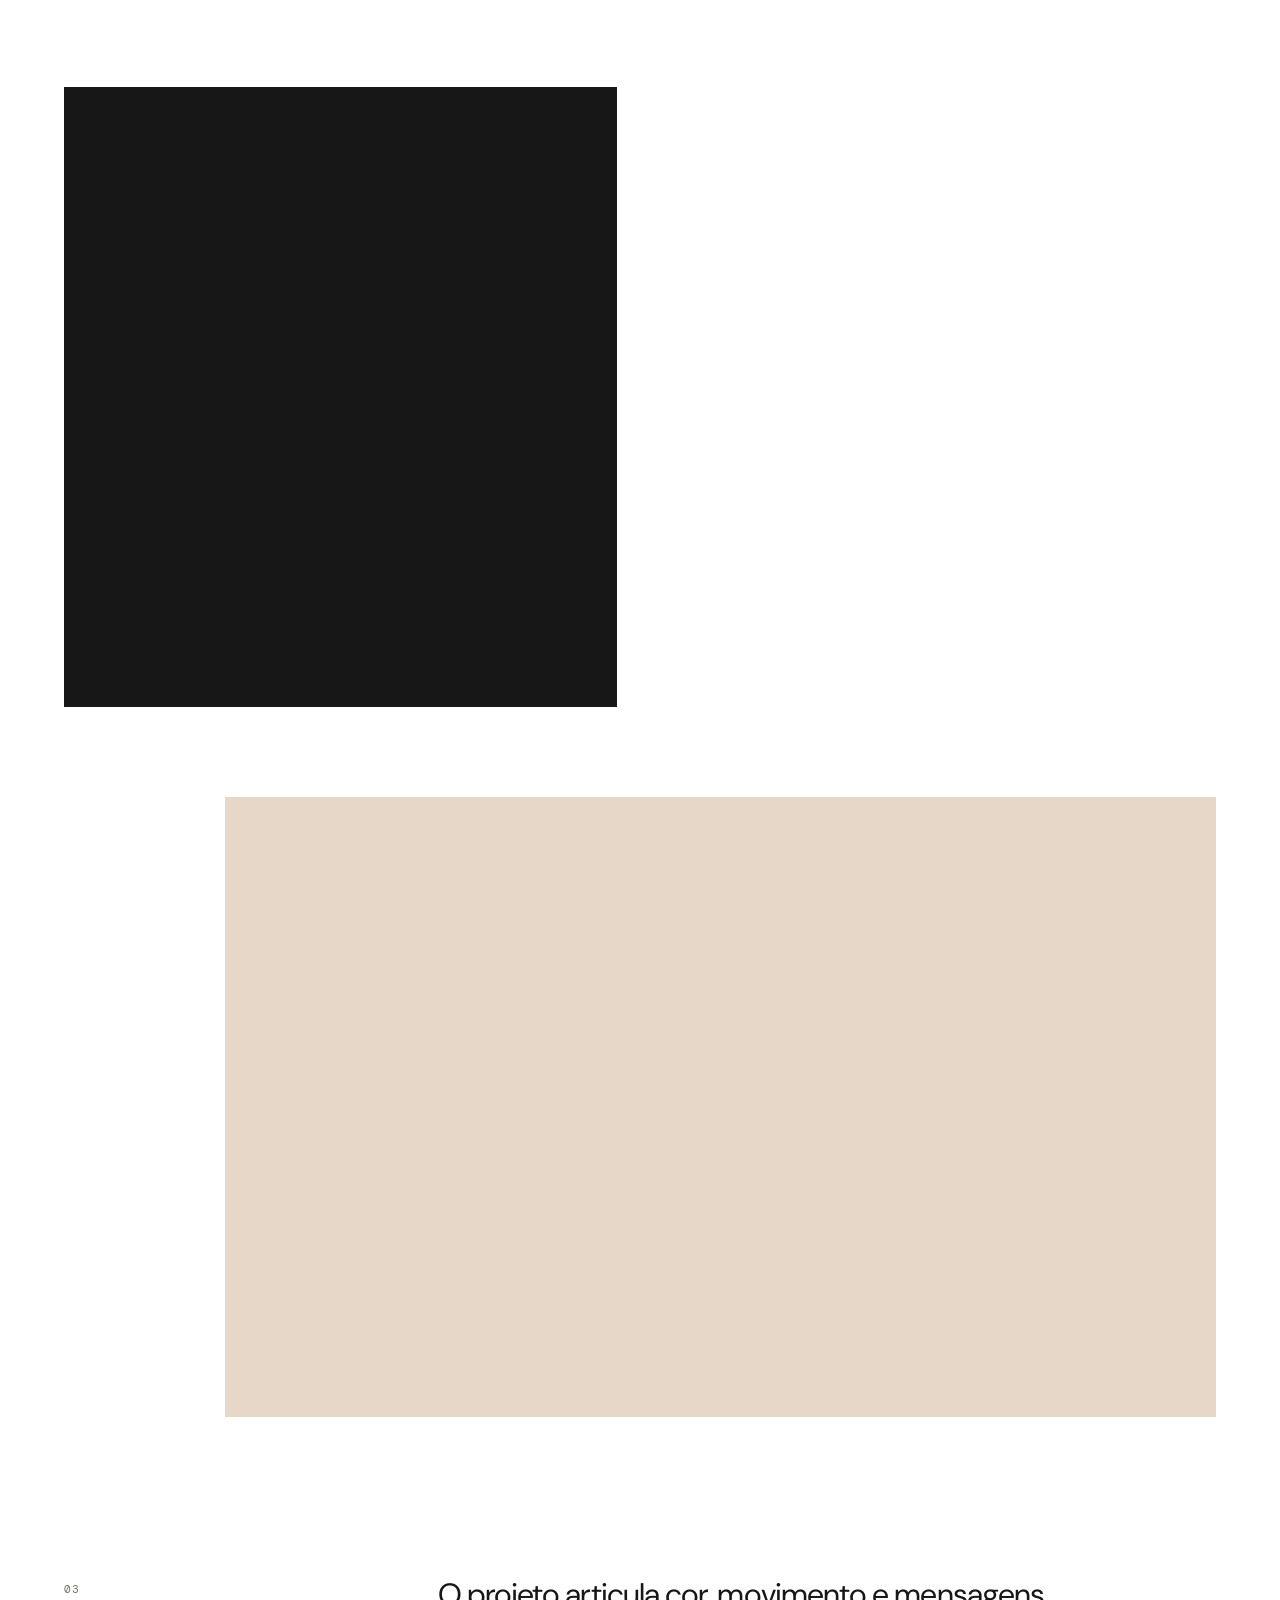
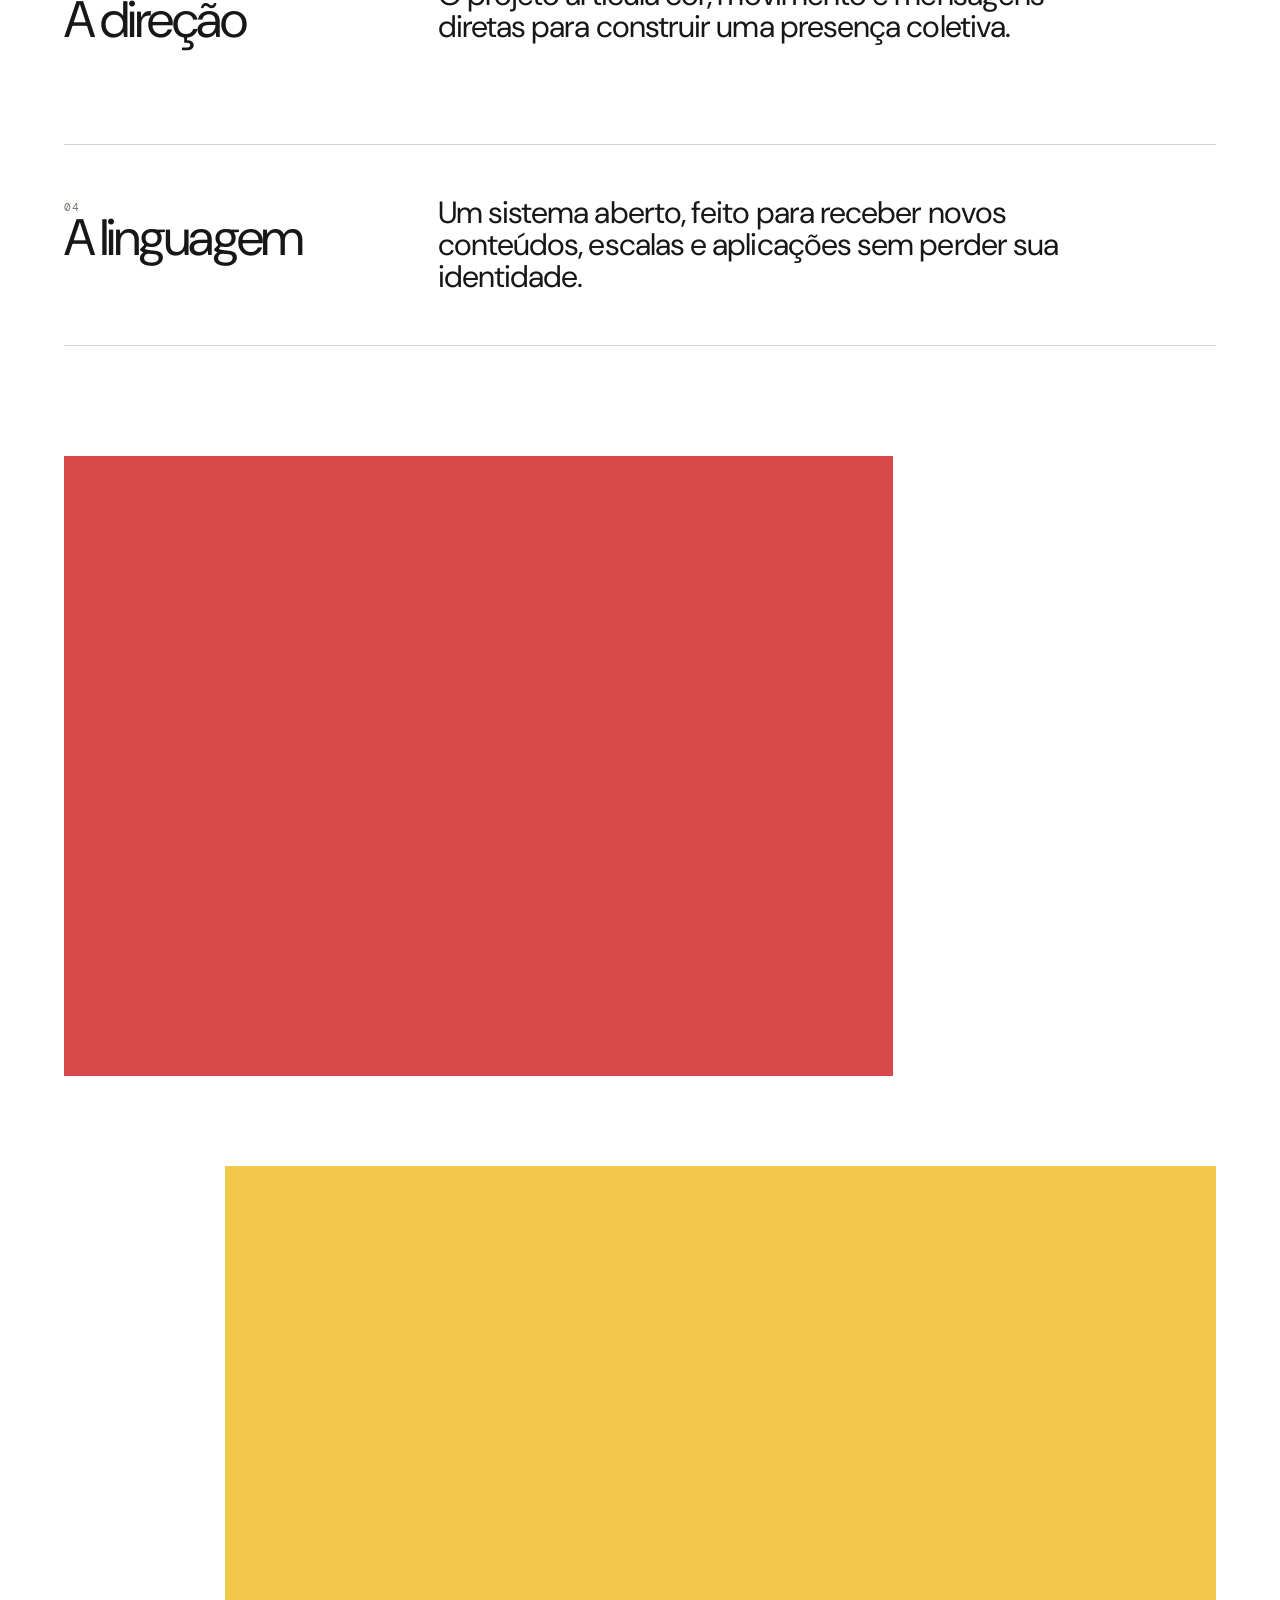
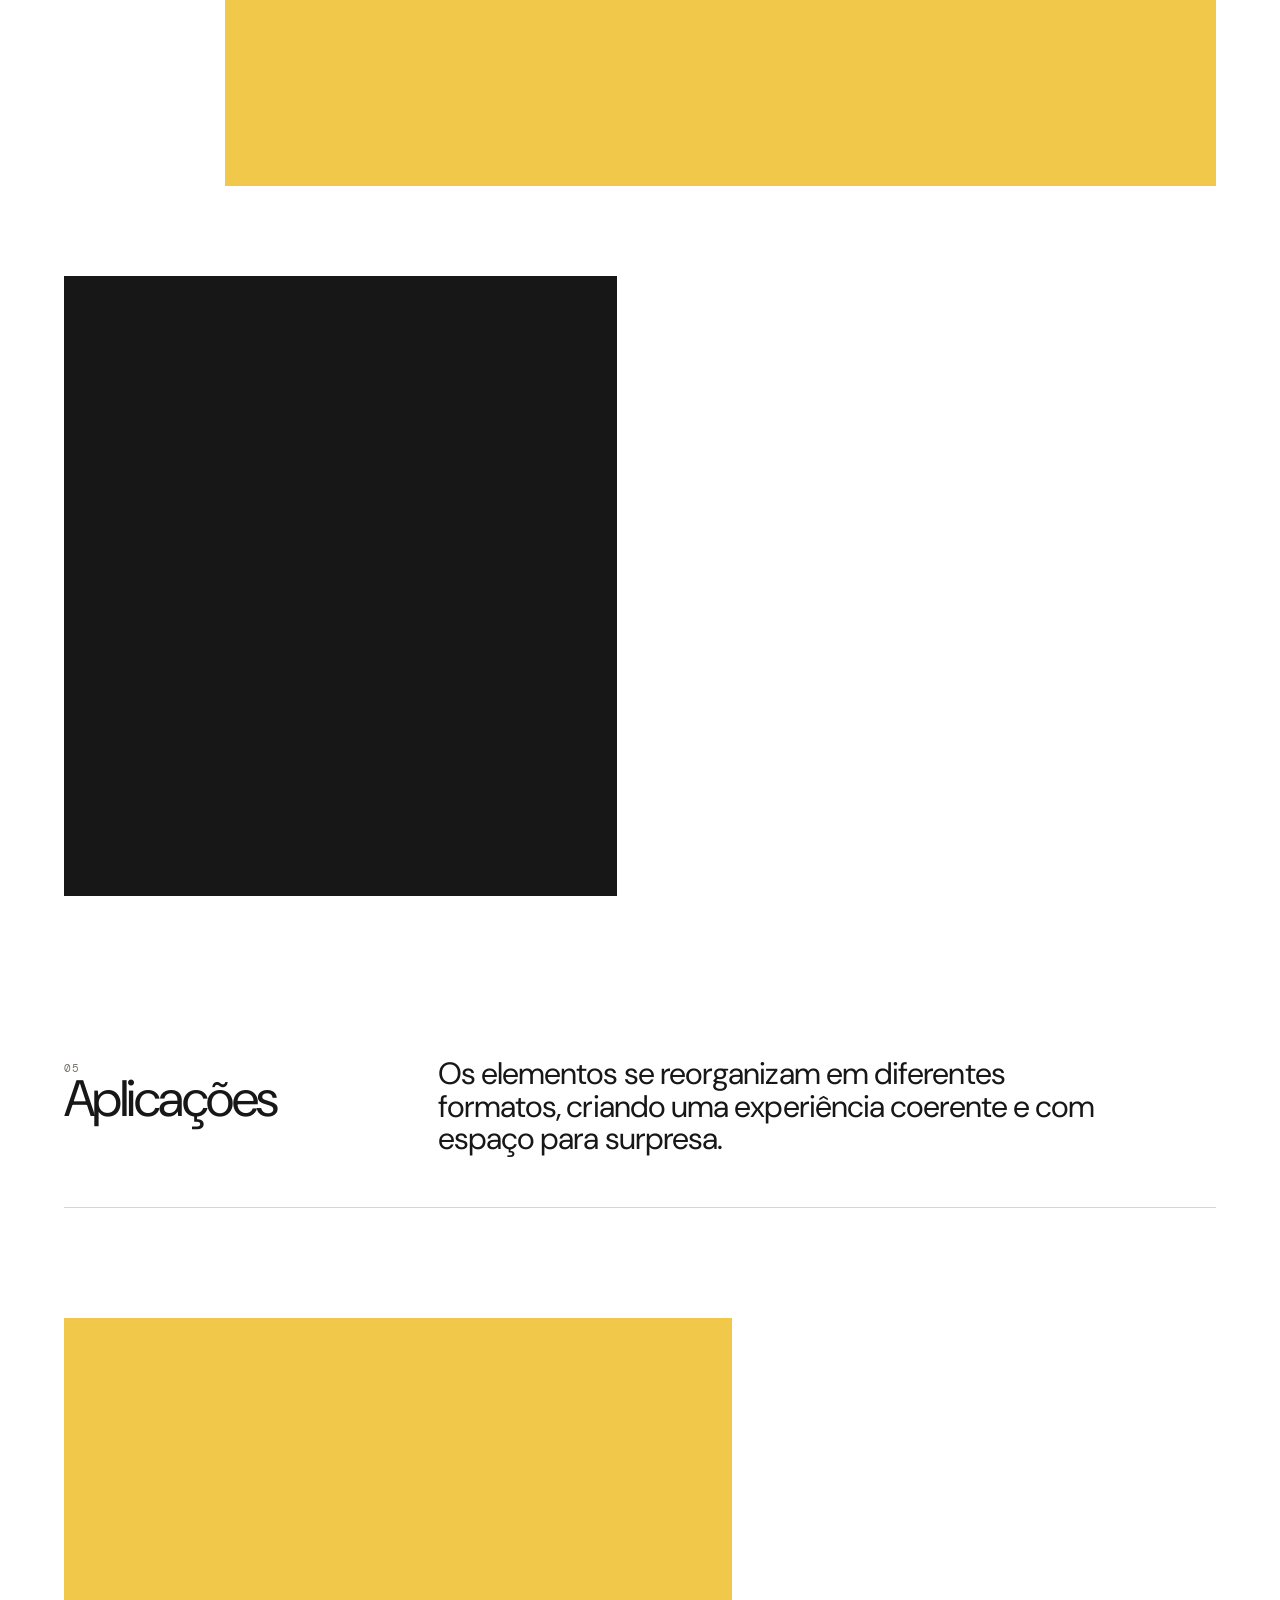
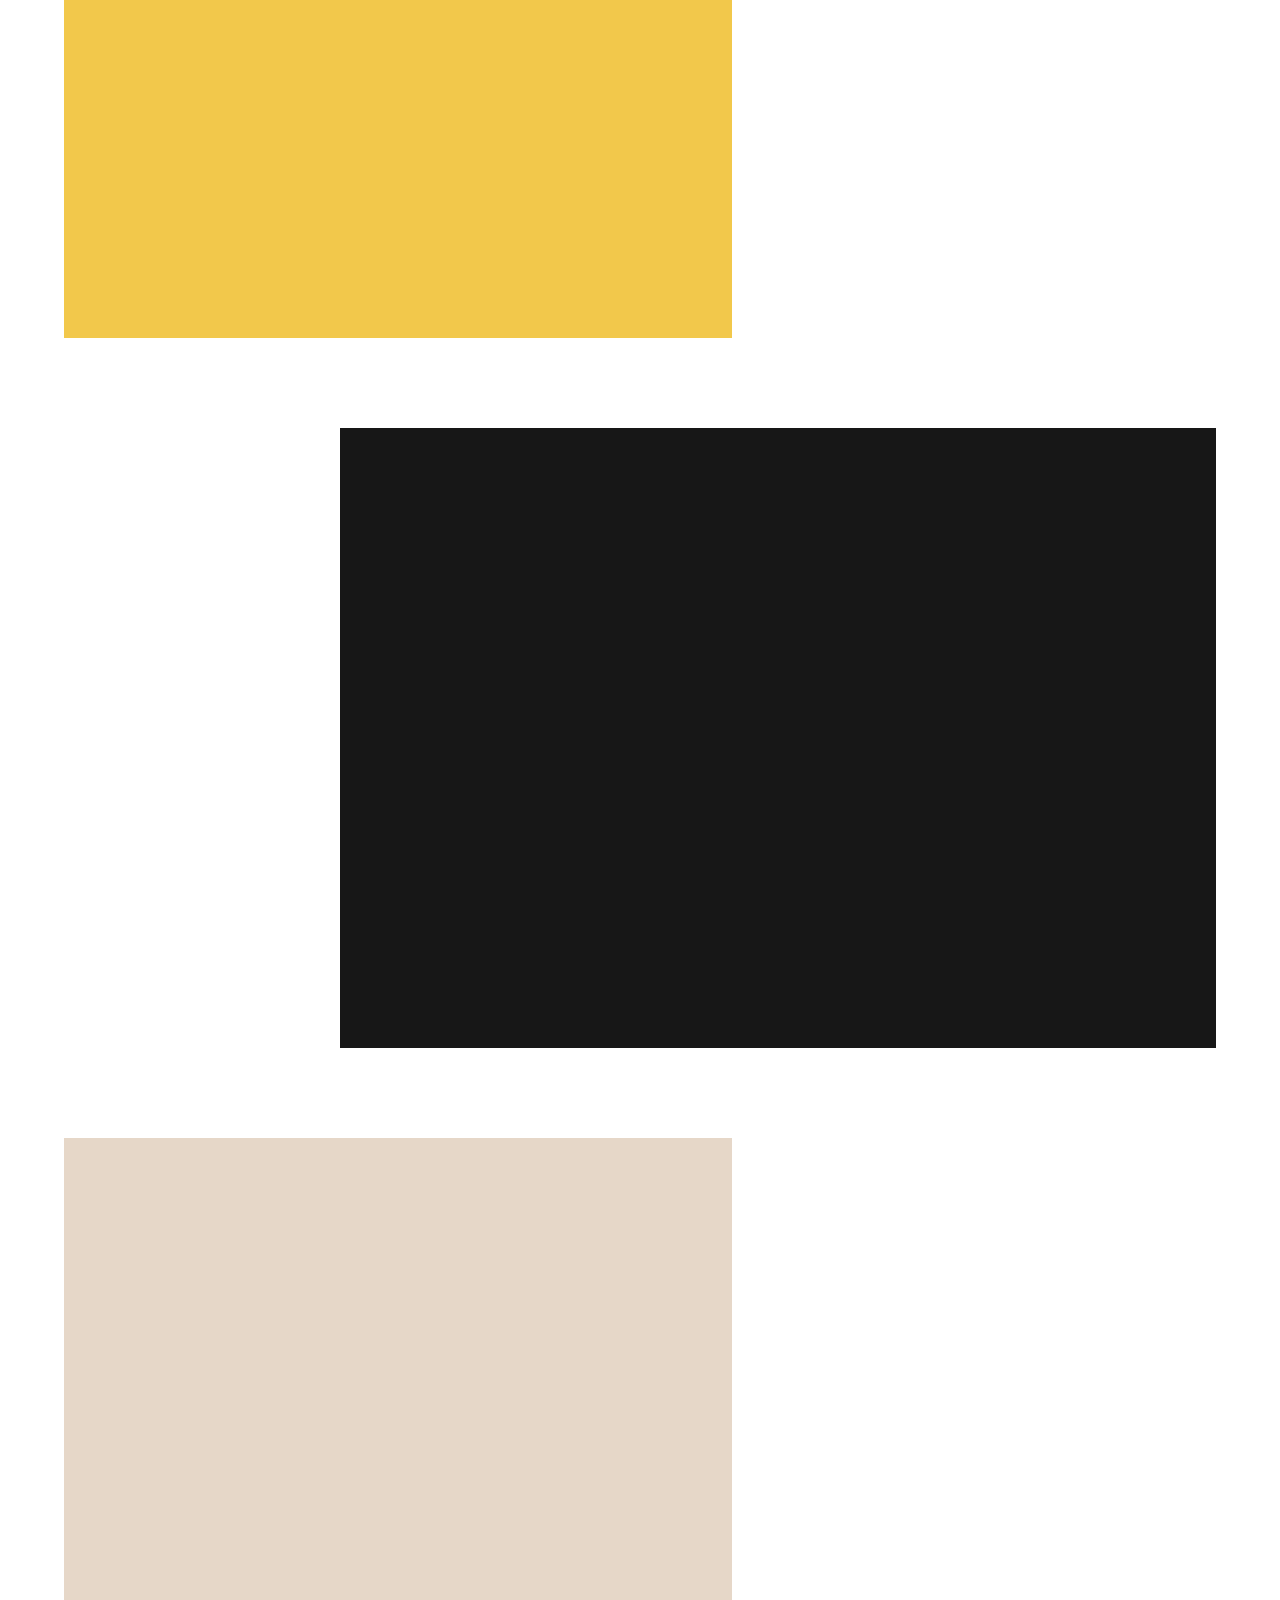
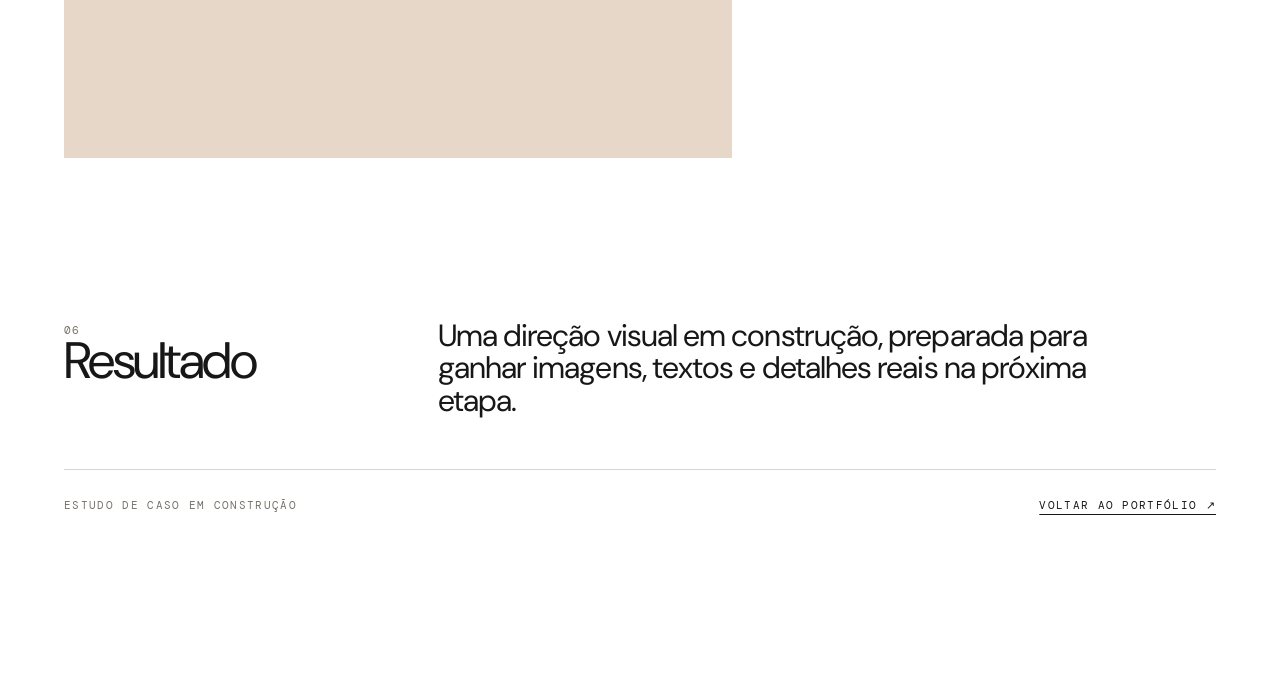
<file: parada-lgbtqia-aracatuba.html>
<!DOCTYPE html>
<html lang="pt-BR">
<head>
    <meta charset="UTF-8">
    <meta name="viewport" content="width=device-width, initial-scale=1.0">
    <title>ACERVO — 2º Parada LGBTQIA+ de Araçatuba</title>
    <link rel="stylesheet" href="style.css">
    <link rel="preconnect" href="https://fonts.googleapis.com">
    <link rel="preconnect" href="https://fonts.gstatic.com" crossorigin>
    <link href="https://fonts.googleapis.com/css2?family=DM+Mono&family=DM+Sans:wght@400;500;600;700&family=Inter:wght@300;400;800;900&family=Playfair+Display:wght@500;600;700;800&family=Cormorant+Garamond:wght@400;500;600;700&display=swap" rel="stylesheet">
</head>
<body class="project-page" data-project="parada-lgbtqia-aracatuba">
    <div class="page-transition" aria-hidden="true"></div>
    <header class="header"><nav class="menu" aria-label="Menu principal"><a href="index.html" class="logo">ACERVO</a><div class="menu-box"><div class="menu-links"><a href="portfolio.html">Portfólio</a><a href="index.html#sobre">Sobre</a><a href="index.html#servicos">Serviços</a><a href="index.html#contato">Contato</a></div></div></nav></header>
    <main class="project-shell">
        <section class="project-featured"><div class="project-featured-image project-featured-image--image7-3"></div></section>
        <section class="project-copy"><p>Comunicação visual para a 2º Parada LGBTQIA+ de Araçatuba, pensada para celebrar presença, diversidade e ocupação da cidade.</p></section>
    </main>
    <script src="script.js"></script>
</body>
</html>
</file>
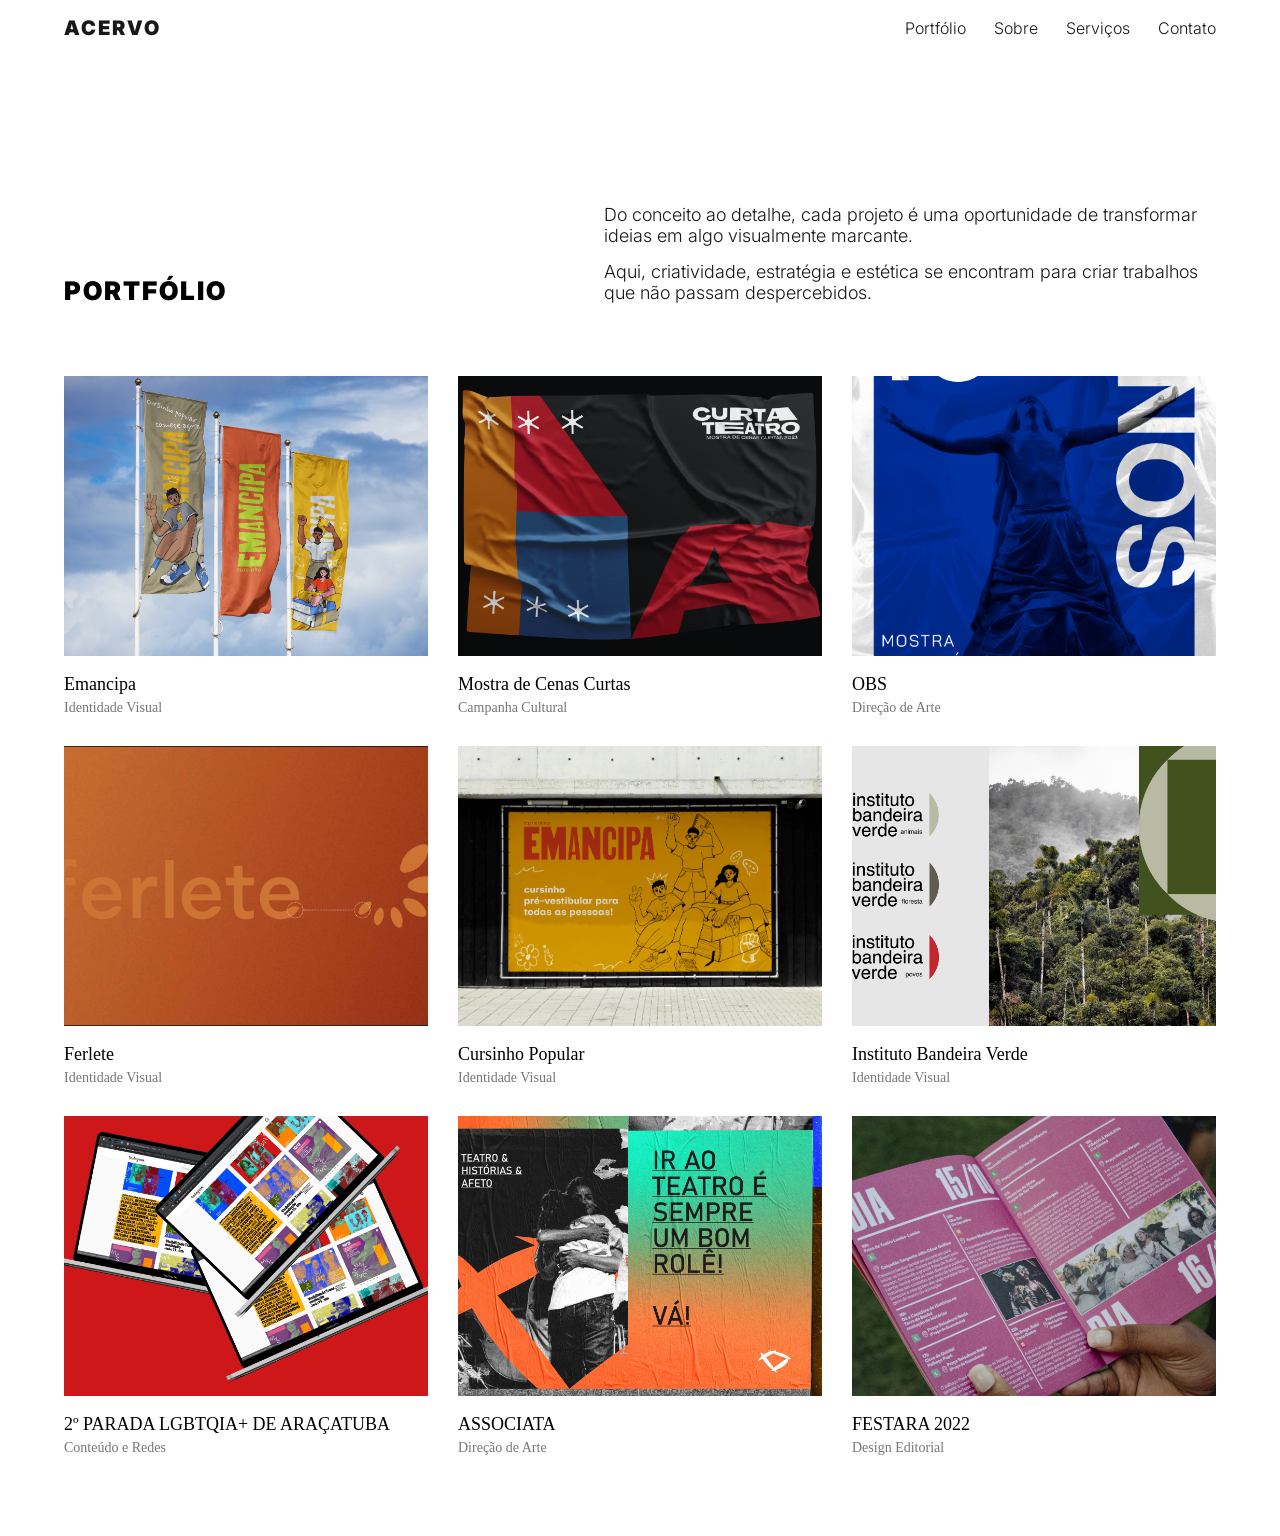
<file: portfolio.html>
<!DOCTYPE html>
<html lang="pt-BR">
<head>
    <meta charset="UTF-8">
    <meta name="viewport" content="width=device-width, initial-scale=1.0">

    <title>ACERVO — Portfólio</title>

    <link rel="stylesheet" href="style.css">

    <link rel="preconnect" href="https://fonts.googleapis.com">
    <link rel="preconnect" href="https://fonts.gstatic.com" crossorigin>
    <link href="https://fonts.googleapis.com/css2?family=DM+Mono&family=DM+Sans:wght@400;500;600;700&family=Inter:wght@300;400;800;900&family=Playfair+Display:wght@500;600;700;800&family=Cormorant+Garamond:wght@400;500;600;700&display=swap" rel="stylesheet">
</head>

<body class="portfolio-page">
    <div class="page-transition" aria-hidden="true"></div>

    <header class="header">
        <nav class="menu" aria-label="Menu principal">
            <a href="index.html" class="logo">ACERVO</a>

            <div class="menu-box">
                <div class="menu-links">
                    <a href="portfolio.html">Portfólio</a>
                    <a href="index.html#sobre">Sobre</a>
                    <a href="index.html#servicos">Serviços</a>
                    <a href="index.html#contato">Contato</a>
                </div>
            </div>
        </nav>
    </header>

    <main class="page-shell">
        <section class="portfolio-hero">
            <div class="portfolio-hero-copy">
                <h1>Portfólio</h1>
            </div>

            <div class="portfolio-hero-text">
                <p>Do conceito ao detalhe, cada projeto é uma oportunidade de transformar ideias em algo visualmente marcante.</p>
                <p>Aqui, criatividade, estratégia e estética se encontram para criar trabalhos que não passam despercebidos.</p>
            </div>
        </section>

        <section class="portfolio-gallery" aria-label="Projetos selecionados">
            <article class="project-card">
                <a href="emancipa.html" class="project-link" aria-label="Abrir projeto Emancipa">
                    <div class="project-thumb project-thumb--image1"></div>
                </a>

                <div class="project-info">
                    <div>
                        <h3>Emancipa</h3>
                        <p>Identidade Visual</p>
                    </div>
                </div>
            </article>

            <article class="project-card">
                <a href="mostra-cenas-curtas.html" class="project-link" aria-label="Abrir projeto Mostra de Cenas Curtas">
                    <div class="project-thumb project-thumb--image5"></div>
                </a>

                <div class="project-info">
                    <div>
                        <h3>Mostra de Cenas Curtas</h3>
                        <p>Campanha Cultural</p>
                    </div>
                </div>
            </article>

            <article class="project-card">
                <a href="obs.html" class="project-link" aria-label="Abrir projeto OBS">
                    <div class="project-thumb project-thumb--image4"></div>
                </a>

                <div class="project-info">
                    <div>
                        <h3>OBS</h3>
                        <p>Direção de Arte</p>
                    </div>
                </div>
            </article>

            <article class="project-card">
                <a href="ferlete.html" class="project-link" aria-label="Abrir projeto Ferlete">
                    <div class="project-thumb project-thumb--image3"></div>
                </a>

                <div class="project-info">
                    <div>
                        <h3>Ferlete</h3>
                        <p>Identidade Visual</p>
                    </div>
                </div>
            </article>

            <article class="project-card">
                <a href="cursinho-popular.html" class="project-link" aria-label="Abrir projeto Cursinho Popular">
                    <div class="project-thumb project-thumb--image2"></div>
                </a>

                <div class="project-info">
                    <div>
                        <h3>Cursinho Popular</h3>
                        <p>Identidade Visual</p>
                    </div>
                </div>
            </article>

            <article class="project-card">
                <a href="instituto-bandeira-verde.html" class="project-link" aria-label="Abrir projeto Instituto Bandeira Verde">
                    <div class="project-thumb project-thumb--bandeira-verde"></div>
                </a>

                <div class="project-info">
                    <div>
                        <h3>Instituto Bandeira Verde</h3>
                        <p>Identidade Visual</p>
                    </div>
                </div>
            </article>

            <article class="project-card">
                <a href="parada-lgbtqia-aracatuba.html" class="project-link" aria-label="Abrir projeto 2º Parada LGBTQIA+ de Araçatuba">
                    <div class="project-thumb project-thumb--image7-3"></div>
                </a>

                <div class="project-info">
                    <div>
                        <h3>2º PARADA LGBTQIA+ DE ARAÇATUBA</h3>
                        <p>Conteúdo e Redes</p>
                    </div>
                </div>
            </article>

            <article class="project-card">
                <a href="associata.html" class="project-link" aria-label="Abrir projeto Associata">
                    <div class="project-thumb project-thumb--image9"></div>
                </a>

                <div class="project-info">
                    <div>
                        <h3>ASSOCIATA</h3>
                        <p>Direção de Arte</p>
                    </div>
                </div>
            </article>

            <article class="project-card">
                <a href="festara-2022.html" class="project-link" aria-label="Abrir projeto Festara 2022">
                    <div class="project-thumb project-thumb--image14"></div>
                </a>

                <div class="project-info">
                    <div>
                        <h3>FESTARA 2022</h3>
                        <p>Design Editorial</p>
                    </div>
                </div>
            </article>
        </section>
    </main>

    <script src="script.js"></script>
</body>
</html>
</file>
<file: style.css>
/* =========================
   RESET
========================= */

* {
    margin: 0;
    padding: 0;
    box-sizing: border-box;
}

html {
    scroll-behavior: smooth;
}

body.is-transitioning {
    opacity: 0;
}


.page-transition {
    position: fixed;
    inset: 0;
    background: rgba(255, 255, 255, 0.72);
    backdrop-filter: blur(2px);
    opacity: 0;
    pointer-events: none;
    transition: opacity .28s ease;
    z-index: 9999;
}


.page-transition.is-visible {
    opacity: 1;
}


a {
    color: inherit;
    text-decoration: none;
}


button,
input,
textarea {
    font: inherit;
}


/* =========================
   VARIÁVEIS
========================= */

:root {

    --background: #ffffff;

    --black: #181818;

    --gray: #767676;

    --border: #c8c5bd;

    --accent: #e73d29;

}

/* =========================
   HEADER
========================= */

.header {
    width: 100%;
    background: #ffffff;
    padding: 18px 5%;
}


.menu {
    display: flex;
    align-items: center;
    justify-content: space-between;
    gap: 16px;
}


.logo {
    color: #181818;
    font-family: "Inter", sans-serif;
    font-size: 20px;
    font-weight: 900;
    letter-spacing: 2px;
    line-height: 1;
}


.menu-links {
    display: flex;
    gap: 28px;
}


.menu-links a {
    color: #181818;
    font-family: "Inter", sans-serif;
    font-size: 16px;
    font-weight: 300;
    transition:
        opacity .3s ease,
        transform .3s ease;
}


.menu-links a:hover {
    opacity: .65;
    transform: translateY(-2px);
}

/* =========================
   HERO
========================= */

.hero-slider {
    background: #ffffff;
    padding: 70px 5% 0;
}


.hero {
    min-height: 34vh;
    display: grid;
    grid-template-columns: 1.2fr 0.8fr;
    align-items: end;
    column-gap: 32px;
    background: #ffffff;
}


.hero-simple {
    min-height: 42vh;
    padding: 8px 0 14px;
}


.hero-copy {
    display: flex;
    align-items: flex-start;
    width: 100%;
}


.hero h1 {
    font-size: clamp(92px, calc(8vw + 20px), 190px);
    line-height: 0.9;
    font-weight: 800;
    letter-spacing: -0.04em;
    margin: 0;
    font-family: "Inter", sans-serif;
}


.hero-subtitle-wrap {
    display: flex;
    justify-content: flex-end;
    align-items: flex-end;
}


.hero-subtitle {
    font-size: clamp(42px, 4.4vw, 100px);
    line-height: 0.9;
    color: rgba(24, 24, 24, 0.95);
    font-weight: 500;
    letter-spacing: -0.04em;
    margin: 0;
    max-width: 520px;
    text-align: left;
    font-family: "Cormorant Garamond", serif;
    font-style: italic;
}


.intro-copy {
    padding-top: 60px;
    padding-bottom: 90px;
}


.intro-copy h2 {
    font-size: clamp(26px, 2.8vw, 48px);
    font-weight: 500;
    line-height: 1.1;
    letter-spacing: -1.2px;
    margin-bottom: 36px;
    max-width: 780px;
    font-family: "DM Sans", sans-serif;
}


.intro-text {
    display: grid;
    grid-template-columns: 1.4fr 0.6fr;
    gap: 52px;
    align-items: end;
    border-top: 1px solid rgba(24, 24, 24, 0.15);
    padding-top: 28px;
}


.intro-text p {
    font-size: 17px;
    line-height: 1.7;
    color: var(--gray);
    max-width: 680px;
}


.intro-text p:last-child {
    color: var(--black);
    font-size: 18px;
    line-height: 1.5;
    text-align: left;
    max-width: 360px;
    justify-self: end;
}


.hero-grids {
    display: grid;
    grid-template-columns: minmax(0, 1.2fr) minmax(0, 0.8fr);
    column-gap: 32px;
    min-height: 0;
    padding: 0;
}


.hero-grid {
    display: flex;
    width: 100%;
    padding: clamp(28px, 3.5vw, 52px) 0;
}


.hero-grid--left {
    justify-content: flex-start;
    text-align: left;
}


.hero-grid--right {
    justify-content: flex-end;
    text-align: right;
}


.hero-grid--title {
    min-height: 0;
    align-items: flex-start;
}


.hero-grid--title h1 {
    max-width: 100%;
}


.hero-grid--descriptor {
    min-height: 0;
    align-items: flex-start;
}


.hero-grid--content {
    display: block;
    padding-top: clamp(28px, 3.5vw, 52px);
}


.hero-grid--descriptor p {
    width: min(100%, 720px);
    max-width: 720px;
    margin: 0 0 0 auto;
    font-family: "Cormorant Garamond", serif;
    font-size: clamp(42px, 4.4vw, 100px);
    font-style: italic;
    font-weight: 500;
    line-height: .9;
    color: rgba(24, 24, 24, 0.95);
    letter-spacing: -0.04em;
}


.hero-grid--intro {
    min-height: 0;
    display: block;
    text-align: right;
    padding-top: clamp(40px, 5vw, 72px);
}


.hero-grid--intro h2 {
    width: min(100%, 1200px);
    max-width: 1200px;
    font-family: "DM Sans", sans-serif;
    margin: 0 0 34px auto;
}


.hero-grid--intro > div {
    width: min(100%, 1200px);
    max-width: 1200px;
    margin-left: auto;
    padding-top: 26px;
}


.hero-grid--intro p {
    max-width: 660px;
    margin: 0 0 0 auto;
    font-family: "DM Sans", sans-serif;
    font-size: 17px;
    line-height: 1.7;
    color: var(--gray);
}


.hero-grid--intro h2,
.hero-grid--intro p {
    color: var(--gray);
    font-family: "DM Sans", sans-serif;
    font-size: 24px;
    font-weight: 400;
    letter-spacing: 0;
    line-height: 1.7;
}


.hero-grid--intro p + p {
    margin-top: 34px;
}


@media (max-width: 600px) {
    .hero h1 {
        font-size: clamp(68px, calc(15vw + 20px), 92px);
        line-height: .9;
    }

    .hero-grid {
        min-width: 0;
        padding-right: 0;
        padding-left: 0;
    }

    .hero-grids {
        grid-template-columns: minmax(0, 1fr);
    }

    .hero-grid--title {
        min-height: 0;
        padding-top: 44px;
    }

    .hero-grid--descriptor {
        min-height: 0;
    }

    .hero-grid--content {
        padding-top: 0;
    }

    .hero-grid--descriptor p {
        width: 100%;
        max-width: 100%;
        min-width: 0;
        font-size: clamp(30px, 9vw, 42px);
        overflow-wrap: break-word;
    }

    .hero-grid--intro {
        min-height: 0;
        font-size: 20px;
        line-height: 1.5;
    }

    .hero-grid--intro h2 {
        margin-bottom: 24px;
    }

    .hero-grid--intro > div {
        padding-top: 18px;
    }

    .hero-grid--intro p + p {
        margin-top: 22px;
    }

    .hero-grid--intro h2,
    .hero-grid--intro p {
        font-size: 20px;
        line-height: 1.5;
    }
}


/* =========================
   MARQUEE
========================= */

.marquee {
    background: var(--black);
    color: white;
    overflow: hidden;
    margin-top: 0;
    padding: 26px 0;
    border-top: 1px solid rgba(231, 61, 41, 0.75);
    border-bottom: 1px solid rgba(255, 255, 255, 0.16);
}


.marquee-track {
    display: flex;
    align-items: center;
    gap: 28px;
    width: max-content;
    white-space: nowrap;
    animation: marquee 32s linear infinite;
    will-change: transform;
    font-family: "DM Mono", monospace;
    font-size: 16px;
    font-weight: 500;
    letter-spacing: 0.16em;
    line-height: 1;
}


.marquee-track span:nth-child(even) {
    color: var(--accent);
    font-size: 15px;
    letter-spacing: 0;
}


.marquee:hover .marquee-track {
    animation-play-state: paused;
}


.patchwork {
    --patchwork-black: #111;
    --patchwork-white: #fff;
    display: grid;
    grid-template-columns: repeat(10, minmax(72px, 1fr));
    width: 100%;
    overflow: hidden;
    margin-top: 50px;
    border-top: 1px solid var(--patchwork-black);
    border-bottom: 1px solid var(--patchwork-black);
    margin-bottom: 0;
}


.patch {
    position: relative;
    aspect-ratio: 1;
    overflow: hidden;
    background-color: var(--patchwork-white);
    border-right: 1px solid var(--patchwork-black);
    transition: opacity var(--patch-duration, 1s) ease-in-out;
}


.patch.is-changing {
    opacity: 0;
}


.p-dots {
    background-image: radial-gradient(circle, #111 0 22%, transparent 23%);
    background-size: 42px 42px;
}


.p-checker {
    background-image: conic-gradient(#111 0 25%, white 0 50%, #111 0 75%, white 0);
    background-size: 70% 70%;
}


.p-circle,
.p-cross {
    display: grid;
    place-items: center;
}


.p-circle span {
    width: 64%;
    aspect-ratio: 1;
    border-radius: 50%;
    background: #111;
}


.p-diagonal {
    background: linear-gradient(135deg, transparent 0 42%, #111 42% 58%, transparent 58%);
}


.p-cross span {
    width: 78%;
    height: 78%;
    background:
        linear-gradient(#111, #111) center / 100% 16% no-repeat,
        linear-gradient(#111, #111) center / 16% 100% no-repeat;
}


.p-rings {
    background: repeating-radial-gradient(circle at center, transparent 0 22%, #111 23% 29%, transparent 30% 42%);
}


.p-half {
    background: linear-gradient(90deg, #111 0 50%, white 50%);
}


.p-half::after {
    content: "";
    position: absolute;
    inset: 0;
    background: radial-gradient(circle at 50% 50%, transparent 0 34%, white 35% 100%);
}


.p-grid {
    background: linear-gradient(90deg, #111 0 18%, transparent 18% 42%, #111 42% 60%, transparent 60% 84%, #111 84%);
}


.p-zigzag {
    background: linear-gradient(135deg, transparent 0 38%, #111 38% 62%, transparent 62%) 0 0 / 50% 50%,
        linear-gradient(225deg, transparent 0 38%, #111 38% 62%, transparent 62%) 50% 50% / 50% 50%;
}


.p-target {
    background: repeating-radial-gradient(circle at center, #111 0 18%, white 18% 34%);
}


.p-stripes {
    background: repeating-linear-gradient(0deg, #111 0 14%, white 14% 28%);
}


.p-arch {
    display: flex;
    justify-content: center;
    align-items: flex-end;
}


.p-arch span {
    width: 72%;
    height: 78%;
    border: 14px solid #111;
    border-bottom: 0;
    border-radius: 100px 100px 0 0;
}


@media (max-width: 700px) {
    .patchwork {
        grid-template-columns: repeat(10, 76px);
        overflow-x: auto;
        scrollbar-width: none;
    }

    .patchwork::-webkit-scrollbar {
        display: none;
    }
}


@keyframes marquee {

    from {
        transform: translateX(0);
    }

    to {
        transform: translateX(-50%);
    }

}


@media (prefers-reduced-motion: reduce) {
    .marquee-track {
        animation: none;
        transform: none;
    }
}


/* =========================
   SECTIONS
========================= */

.section {

    padding:

        150px 5%;

}


.section-header {

    display: grid;

    grid-template-columns:
        1fr
        300px;

    gap: 40px;

    align-items: start;

    margin-bottom: 80px;

}


.section-header h2 {

    font-size: clamp(50px, 6vw, 100px);

    line-height: .9;

    font-weight: 500;

    letter-spacing: -4px;

}


.section-header p {

    color: var(--gray);

    line-height: 1.6;

}


/* =========================
   PORTFOLIO
========================= */

.portfolio {
    padding: 0;
}


#portfolio .project-info {
    display: none;
}

.projects-grid {
    display: grid;
    grid-template-columns: repeat(2, minmax(0, 1fr));
    grid-auto-rows: minmax(180px, 24vw);
    gap: 0;
}


.project {
    min-width: 0;
}


.project-large {
    grid-column: 1 / -1;
    grid-row: 1 / 3;
}


#portfolio .project:nth-child(2) {
    grid-column: 1 / 2;
    grid-row: 3 / 5;
}


#portfolio .project:nth-child(3) {
    grid-column: 2 / 3;
    grid-row: 3 / 4;
}


#portfolio .project:nth-child(4) {
    grid-column: 2 / 3;
    grid-row: 4 / 5;
}


#portfolio .project:nth-child(5) {
    grid-column: 1 / 2;
    grid-row: 5 / 6;
}


#portfolio .project:nth-child(6) {
    grid-column: 2 / 3;
    grid-row: 5 / 7;
}


#portfolio .project:nth-child(7) {
    grid-column: 1 / 2;
    grid-row: 6 / 7;
}


#portfolio .project:nth-child(8) {
    grid-column: 1 / 2;
    grid-row: 7 / 8;
}


#portfolio .project:nth-child(9) {
    grid-column: 2 / 3;
    grid-row: 7 / 8;
}


.project-image {
    width: 100%;
    height: 100%;
    min-height: 0;
    aspect-ratio: auto;
    display: flex;
    align-items: center;
    justify-content: center;
    overflow: hidden;
    background: #eeeae2;
    transition: filter .45s ease;
}


.project-image-link {
    display: block;
    height: 100%;
}


.project-large .project-image {
    aspect-ratio: auto;
}


.project-image img {
    display: block;
    width: 100%;
    height: 100%;
    object-fit: cover;
    object-position: center;
    transition: filter .45s ease;
}


.image-purple {
    background: #e9e8e3;
}


.image-red {
    background: #ebe8e1;
}


.image-orange {
    background: #c95b2b;
}


.image-fabric {
    background: #151515;
}


.image-neutral {
    background: #eeeae2;
}


.image-green {
    background: #3f5120;
}


.image-pink {
    background: #b85a8d;
}


#portfolio .projects-grid:has(.project:hover) .project:not(:hover) .project-image {
    filter: brightness(.35) blur(4px);
}


#portfolio .project:hover .project-image {
    filter: brightness(1) blur(0);
}

.portfolio-page {
    background: #ffffff;
}


.project-page {
    background: #f4f2ed;
    color: #171717;
}


.case-study {
    padding: 0 5% 80px;
}


.case-study-hero {
    min-height: 64vh;
    display: flex;
    flex-direction: column;
    justify-content: space-between;
    padding: 70px 0 32px;
}


.case-study-heading {
    max-width: 980px;
}


.case-study-kicker,
.case-study-meta,
.case-study-label,
.case-study-section-heading span,
.case-study-footer {
    font-family: "DM Mono", monospace;
    font-size: 11px;
    letter-spacing: .12em;
    line-height: 1.35;
    text-transform: uppercase;
}


.case-study-kicker,
.case-study-label,
.case-study-section-heading span {
    margin: 0 0 20px;
    color: #77736b;
}


.case-study-heading h1 {
    max-width: 1000px;
    margin: 0;
    font-family: "Inter", sans-serif;
    font-size: clamp(58px, 10vw, 170px);
    font-weight: 800;
    letter-spacing: -.06em;
    line-height: .82;
}


.case-study-meta {
    display: flex;
    justify-content: space-between;
    gap: 24px;
    padding-top: 30px;
    color: #77736b;
    border-top: 1px solid rgba(23, 23, 23, .18);
}


.case-study-feature {
    width: 100%;
    min-height: 68vh;
    background-position: center;
    background-size: cover;
    background-color: #d8d2c8;
}


.case-study-intro {
    display: grid;
    grid-template-columns: minmax(140px, .6fr) minmax(0, 1.4fr);
    gap: 40px;
    padding: 72px 0 120px;
    border-bottom: 1px solid rgba(23, 23, 23, .18);
}


.case-study-lead {
    max-width: 820px;
    margin: 0;
    font-family: "DM Sans", sans-serif;
    font-size: clamp(28px, 4vw, 64px);
    font-weight: 400;
    letter-spacing: -.04em;
    line-height: .98;
}


.case-study-section {
    display: grid;
    grid-template-columns: minmax(140px, .6fr) minmax(0, 1.4fr);
    gap: 40px;
    padding: 52px 0;
    border-bottom: 1px solid rgba(23, 23, 23, .18);
}


.case-study-section-heading h2 {
    margin: 0;
    font-family: "DM Sans", sans-serif;
    font-size: clamp(32px, 4vw, 64px);
    font-weight: 400;
    letter-spacing: -.05em;
    line-height: .9;
}


.case-study-section-copy p {
    max-width: 660px;
    margin: 0;
    font-family: "DM Sans", sans-serif;
    font-size: clamp(22px, 2.4vw, 38px);
    letter-spacing: -.03em;
    line-height: 1.05;
}


.case-study-placeholders {
    display: grid;
    grid-template-columns: repeat(12, minmax(0, 1fr));
    grid-auto-rows: minmax(100px, 10vw);
    gap: 10px;
    padding: 10px 0;
}


.case-study-placeholder {
    min-height: 160px;
    background: var(--placeholder-color);
}


.case-study-placeholder--1 {
    grid-column: 1 / 8;
    grid-row: span 3;
}


.case-study-placeholder--2 {
    grid-column: 8 / 13;
    grid-row: span 2;
}


.case-study-placeholder--3 {
    grid-column: 8 / 10;
    grid-row: span 1;
}


.case-study-placeholder--4 {
    grid-column: 10 / 13;
    grid-row: span 1;
}


.case-study-placeholders--secondary,
.case-study-placeholders--final {
    padding: 90px 0;
}


.case-study-placeholders--secondary {
    grid-template-columns: repeat(12, minmax(0, 1fr));
    grid-auto-rows: minmax(120px, 14vw);
}


.case-study-placeholder--secondary-1 {
    grid-column: 1 / 6;
    grid-row: span 2;
}


.case-study-placeholder--secondary-2 {
    grid-column: 6 / 13;
    grid-row: span 3;
}


.case-study-placeholder--secondary-3 {
    grid-column: 1 / 6;
    grid-row: span 1;
}


.case-study-placeholders--final {
    grid-template-columns: repeat(3, minmax(0, 1fr));
    grid-auto-rows: minmax(180px, 24vw);
}


.case-study-placeholder--final-1,
.case-study-placeholder--final-2,
.case-study-placeholder--final-3 {
    grid-column: auto;
    grid-row: span 1;
}


.case-study-placeholders,
.case-study-placeholders--secondary,
.case-study-placeholders--final {
    display: flex;
    flex-direction: column;
    gap: 90px;
    padding: 110px 0;
}


.case-study-placeholder {
    width: 72%;
    min-height: min(52vw, 620px);
}


.case-study-placeholder:nth-child(even) {
    width: 86%;
    align-self: flex-end;
}


.case-study-placeholder:nth-child(3n) {
    width: 48%;
}


.case-study-placeholders--final .case-study-placeholder {
    width: 58%;
}


.case-study-placeholders--final .case-study-placeholder:nth-child(even) {
    width: 76%;
}


.case-study-section--solution {
    padding-bottom: 100px;
}


.case-study-footer {
    display: flex;
    justify-content: space-between;
    gap: 24px;
    padding-top: 28px;
    color: #77736b;
}


.case-study-footer a {
    color: #171717;
    text-decoration: underline;
    text-underline-offset: 5px;
}


.page-shell {
    padding: 0 5% 80px;
}


.portfolio-hero {
    display: grid;
    grid-template-columns: 1fr 1.2fr;
    align-items: end;
    column-gap: 30px;
    min-height: 30vh;
    padding: 6px 0 22px;
}


.eyebrow {
    display: inline-block;
    margin-bottom: 18px;
    font-family: "DM Mono", monospace;
    font-size: 12px;
    letter-spacing: 0.14em;
    text-transform: uppercase;
    color: var(--gray);
}


.portfolio-hero-copy h1 {
    margin: 0;
    font-family: "Inter", sans-serif;
    font-size: clamp(24px, 2vw, 36px);
    font-weight: 900;
    line-height: 1;
    letter-spacing: 2px;
    text-transform: uppercase;
}


.portfolio-hero-text {
    display: flex;
    flex-direction: column;
    justify-self: end;
    gap: 14px;
    max-width: 650px;
}


.portfolio-hero-text p {
    margin: 0;
    font-family: "Inter", sans-serif;
    font-size: 18px;
    line-height: 1.2;
    color: #181818;
    font-weight: 300;
}


/* =========================
    PORTFOLIO GALERIA
========================= */

.portfolio-gallery {
    display: grid;
    grid-template-columns: repeat(3, minmax(0, 1fr));
    gap: 30px;
    padding-top: 50px;
}


.project-card {
    position: relative;
    display: flex;
    flex-direction: column;
    gap: 18px;
    transition: opacity .35s ease, filter .35s ease, transform .35s ease;
}


.project-thumb {
    width: 100%;
    height: 280px;
    aspect-ratio: 16 / 9;
    display: flex;
    align-items: center;
    justify-content: center;
    background-size: cover;
    background-position: center;
    transition: transform .45s ease, filter .35s ease, opacity .35s ease;
    transform-origin: center center;
    cursor: pointer;
}


.portfolio-gallery:has(.project-thumb:hover) .project-card:not(:has(.project-thumb:hover)) .project-thumb {
    opacity: 0.55;
    filter: grayscale(.15) brightness(.75);
}


.portfolio-gallery .project-card .project-thumb:hover {
    opacity: 1;
    filter: none;
    transform: scale(0.98);
}


.project-thumb--image1 {
    background-image: url('images/image1.png');
}


.project-thumb--image2 {
    background-image: url('images/image2.png');
}


.project-thumb--image3 {
    background-image: url('images/image3.png');
}


.project-thumb--image4 {
    background-image: url('images/image4.png');
    background-color: #e2e2de;
}


.project-thumb--image5 {
    background-image: url('images/image5.png');
    background-color: #151515;
}


.project-thumb--bandeira-verde {
    background-image: url('images/4.png');
}


.project-thumb--image7-3 {
    background-image: url('images/7.3.png');
}


.project-thumb--image9 {
    background-image: url('images/9.png');
}


.project-thumb--image14 {
    background-image: url('images/14.png');
}


.project-page {
    background: #ffffff;
}


.project-shell {
    padding: 0 0 80px;
}


.project-featured {
    width: 100%;
    margin-left: 0;
    margin-top: 0;
}


.project-featured-image {
    width: 100%;
    height: 100vh;
    min-height: 520px;
    background-size: cover;
    background-position: center;
    display: block;
}


.project-featured-image--emancipa {
    background-image: url('images/image1.png');
}


.project-featured-image--image5 {
    background-image: url('images/image5.png');
}


.project-featured-image--image4 {
    background-image: url('images/image4.png');
}


.project-featured-image--image3 {
    background-image: url('images/image3.png');
}


.project-featured-image--image2 {
    background-image: url('images/image2.png');
}


.project-featured-image--bandeira-verde {
    background-image: url('images/4.png');
}


.project-featured-image--image7-3 {
    background-image: url('images/7.3.png');
}


.project-featured-image--image9 {
    background-image: url('images/9.png');
}


.project-featured-image--image14 {
    background-image: url('images/14.png');
}


.project-copy {
    padding: 42px 5% 0;
}


.project-copy p {
    max-width: 760px;
    margin: 0;
    font-family: "Inter", sans-serif;
    font-size: clamp(18px, 1.8vw, 28px);
    line-height: 1.45;
    font-weight: 300;
    color: #181818;
}


.project-gallery-two {
    width: 100%;
    margin-left: 0;
    display: grid;
    grid-template-columns: repeat(2, minmax(0, 1fr));
    gap: 5px;
    margin-top: 54px;
}


.project-gallery-two__item {
    width: 100%;
    height: 68vh;
    min-height: 480px;
    background-size: cover;
    background-position: center;
}


.project-gallery-two__item--one {
    background-image: url('images/image2.png');
}


.project-gallery-two__item--two {
    background: #d9d3c8;
}


.project-info {

    display: flex;

    justify-content: space-between;

    align-items: center;

    padding-top: 0;

}


.project-info h3 {

    font-size: 18px;

    font-weight: 500;

}


.project-info p {

    color: var(--gray);

    font-size: 14px;

    margin-top: 5px;

}


.arrow {
    display: none;
}


/* =========================
   ABOUT
========================= */

.about {

    background: var(--black);

    color: white;

    display: grid;

    grid-template-columns:
        1fr;

    gap: 40px;

}


.about-content {

    display: grid;

    grid-template-columns:

        1.4fr
        .6fr;

    gap: 100px;

}


.about-main-text {

    font-size: clamp(38px, 5vw, 85px);

    line-height: .95;

    letter-spacing: -3px;

}


.about-main-text span {

    font-family: "Playfair Display", serif;

    font-style: italic;

}


.about-secondary {

    display: flex;

    flex-direction: column;

    justify-content: space-between;

    color: #aaa;

    line-height: 1.7;

}


.text-link {

    color: white;

    border-bottom:

        1px solid white;

    width: fit-content;

    padding-bottom: 8px;

}


/* =========================
   SERVICES
========================= */

.services-list {

    border-top:

        1px solid var(--border);

}


.service {

    display: grid;

    grid-template-columns:
        1fr
        1fr
        50px;

    gap: 30px;

    align-items: center;

    padding: 35px 0;

    border-bottom:

        1px solid var(--border);

    transition:

        padding .3s ease;

}


.service:hover {

    padding-left: 20px;

}


.service h3 {

    font-size: 30px;

    font-weight: 500;

    line-height: 1;

}


.service p {

    color: var(--gray);

    line-height: 1.5;

}


.service-arrow {

    font-size: 25px;

}


/* =========================
   CONTACT
========================= */

.contact {

    min-height: 80vh;

    background: var(--accent);

    color: white;

    padding: 120px 5%;

    display: flex;

    flex-direction: column;

    justify-content: center;

}


.contact > span {

    font-family: "DM Mono", monospace;

    font-size: 12px;

    margin-bottom: 30px;

}


.contact h2 {

    font-size: clamp(60px, 9vw, 160px);

    line-height: .85;

    letter-spacing: -6px;

    font-weight: 500;

}


.contact h2 span {

    font-family: "Playfair Display", serif;

    font-style: italic;

}


.contact > a {

    margin-top: 60px;

    font-size: 18px;

    border-bottom:

        1px solid white;

    width: fit-content;

    padding-bottom: 10px;

}


/* =========================
   FOOTER
========================= */

footer {

    display: flex;

    justify-content: space-between;

    padding: 30px 5%;

    font-family: "DM Mono", monospace;

    font-size: 11px;

}


.footer-studio {

    font-family: "Inter", sans-serif;

    font-size: 13px;

    font-weight: 800;

    letter-spacing: 0.3px;

}


.footer-links {

    display: flex;

    gap: 20px;

}


/* =========================
   RESPONSIVO
========================= */

@media (max-width: 900px) {

    .portfolio-gallery {
        grid-template-columns: repeat(2, minmax(0, 1fr));
        gap: 30px;
    }

    .section-header {

        grid-template-columns:
            1fr;

    }


    .section-header p {

        grid-column: 1;

    }


    .about {

        grid-template-columns:
            1fr;

    }


    .about-content {

        grid-template-columns: 1fr;

        gap: 60px;

    }


    .projects-grid {

        grid-template-columns: 1fr;
        grid-auto-rows: auto;

    }


    #portfolio .project {

        grid-column: auto;

        grid-row: auto;

    }


    #portfolio .project-image {

        height: auto;

        aspect-ratio: 4 / 3;

    }


    .service {

        grid-template-columns:
            1fr
            40px;

    }


    .service p {

        grid-column: 1;

    }

}


@media (max-width: 600px) {

    .header {

        padding: 22px 6%;

    }


    .menu-links {

        gap: 12px;

    }


    .menu-links a {

        font-size: 11px;

    }


    .logo {

        font-size: 14px;

    }


    .section {

        padding:

            72px 6%;

    }


    .section-header {

        grid-template-columns: 1fr;

        gap: 16px;
        margin-bottom: 42px;

    }


    .section-header p {

        grid-column: auto;

    }


    .about {

        grid-template-columns: 1fr;

    }


    .service {

        grid-template-columns:
            1fr
            40px;

    }


    .service-arrow {

        grid-column: 2;

    }


    footer {

        padding: 24px 6%;
        font-size: 10px;

        flex-direction: column;

        gap: 20px;

    }


    .footer-studio {
        font-size: 12px;
    }


    .footer-links {
        gap: 16px;
    }


    .contact {

        padding:

            100px 6%;

    }


    .section-header h2 {
        font-size: clamp(40px, 12vw, 58px);
        line-height: .95;
        letter-spacing: -1.5px;
    }


    .section-header p {
        max-width: 34rem;
        font-size: 16px;
        line-height: 1.5;
    }


    .about-main-text {
        font-size: clamp(34px, 10vw, 48px);
        line-height: 1;
        letter-spacing: -1.5px;
    }


    .about-content {
        gap: 36px;
    }


    .about-secondary {
        font-size: 16px;
        line-height: 1.55;
    }


    .service {
        gap: 18px;
        padding: 24px 0;
    }


    .service h3 {
        font-size: 24px;
        line-height: 1.05;
    }


    .service p {
        font-size: 16px;
        line-height: 1.5;
    }


    .service-arrow {
        font-size: 21px;
    }


    .contact {
        min-height: auto;
        padding: 88px 6%;
    }


    .contact > span {
        margin-bottom: 22px;
        font-size: 11px;
    }


    .contact h2 {
        font-size: clamp(48px, 14vw, 72px);
        line-height: .9;
        letter-spacing: -2px;
    }


    .contact > a {
        margin-top: 36px;
        font-size: 16px;
    }


    .project-copy {
        padding: 28px 6% 0;
    }


    .project-copy p {
        font-size: 18px;
        line-height: 1.45;
    }


    .project-gallery-two {
        grid-template-columns: 1fr;
        gap: 5px;
        margin-top: 34px;
    }


    .project-gallery-two__item {
        height: auto;
        min-height: 0;
        aspect-ratio: 4 / 3;
    }


    .portfolio-hero {
        grid-template-columns: 1fr;
        gap: 28px;
        min-height: 0;
        padding: 24px 0 10px;
    }


    .portfolio-hero-text {
        justify-self: start;
        gap: 12px;
        max-width: 34rem;
    }


    .portfolio-hero-text p {
        font-size: 17px;
        line-height: 1.45;
    }


    .portfolio-gallery {
        gap: 20px;
        padding-top: 28px;
    }


    .project-card {
        gap: 12px;
    }


    .project-thumb {
        height: 210px;
    }


    .project-info h3 {
        font-size: 17px;
    }


    .project-info p {
        font-size: 13px;
    }

}


@media (max-width: 700px) {
    .case-study {
        padding: 0 6% 56px;
    }

    .case-study-hero {
        min-height: 58vh;
        padding: 48px 0 24px;
    }

    .case-study-heading h1 {
        font-size: clamp(52px, 16vw, 96px);
    }

    .case-study-intro,
    .case-study-section {
        grid-template-columns: 1fr;
        gap: 24px;
        padding: 48px 0 64px;
    }

    .case-study-feature {
        min-height: 58vh;
    }

    .case-study-placeholders {
        grid-template-columns: 1fr 1fr;
        grid-auto-rows: 34vw;
        gap: 6px;
    }

    .case-study-placeholder {
        min-height: 0;
    }

    .case-study-placeholder--1,
    .case-study-placeholder--2,
    .case-study-placeholder--3,
    .case-study-placeholder--4 {
        grid-column: auto;
        grid-row: auto;
    }

    .case-study-placeholder--1 {
        grid-column: 1 / -1;
        grid-row: span 2;
    }

    .case-study-placeholders,
    .case-study-placeholders--secondary,
    .case-study-placeholders--final {
        gap: 40px;
        padding: 48px 0;
    }

    .case-study-placeholder,
    .case-study-placeholder:nth-child(even),
    .case-study-placeholder:nth-child(3n),
    .case-study-placeholders--final .case-study-placeholder,
    .case-study-placeholders--final .case-study-placeholder:nth-child(even) {
        width: 100%;
        align-self: auto;
        min-height: 72vw;
    }

    .case-study-placeholders--secondary,
    .case-study-placeholders--final {
        padding: 48px 0;
    }

    .case-study-placeholders--secondary,
    .case-study-placeholders--final {
        grid-template-columns: 1fr 1fr;
        grid-auto-rows: 34vw;
    }

    .case-study-placeholder--secondary-1,
    .case-study-placeholder--secondary-2,
    .case-study-placeholder--secondary-3,
    .case-study-placeholder--final-1,
    .case-study-placeholder--final-2,
    .case-study-placeholder--final-3 {
        grid-column: auto;
        grid-row: auto;
    }

    .case-study-placeholder--secondary-2 {
        grid-column: 1 / -1;
        grid-row: span 2;
    }

    .case-study-footer {
        flex-direction: column;
    }
}
</file>
